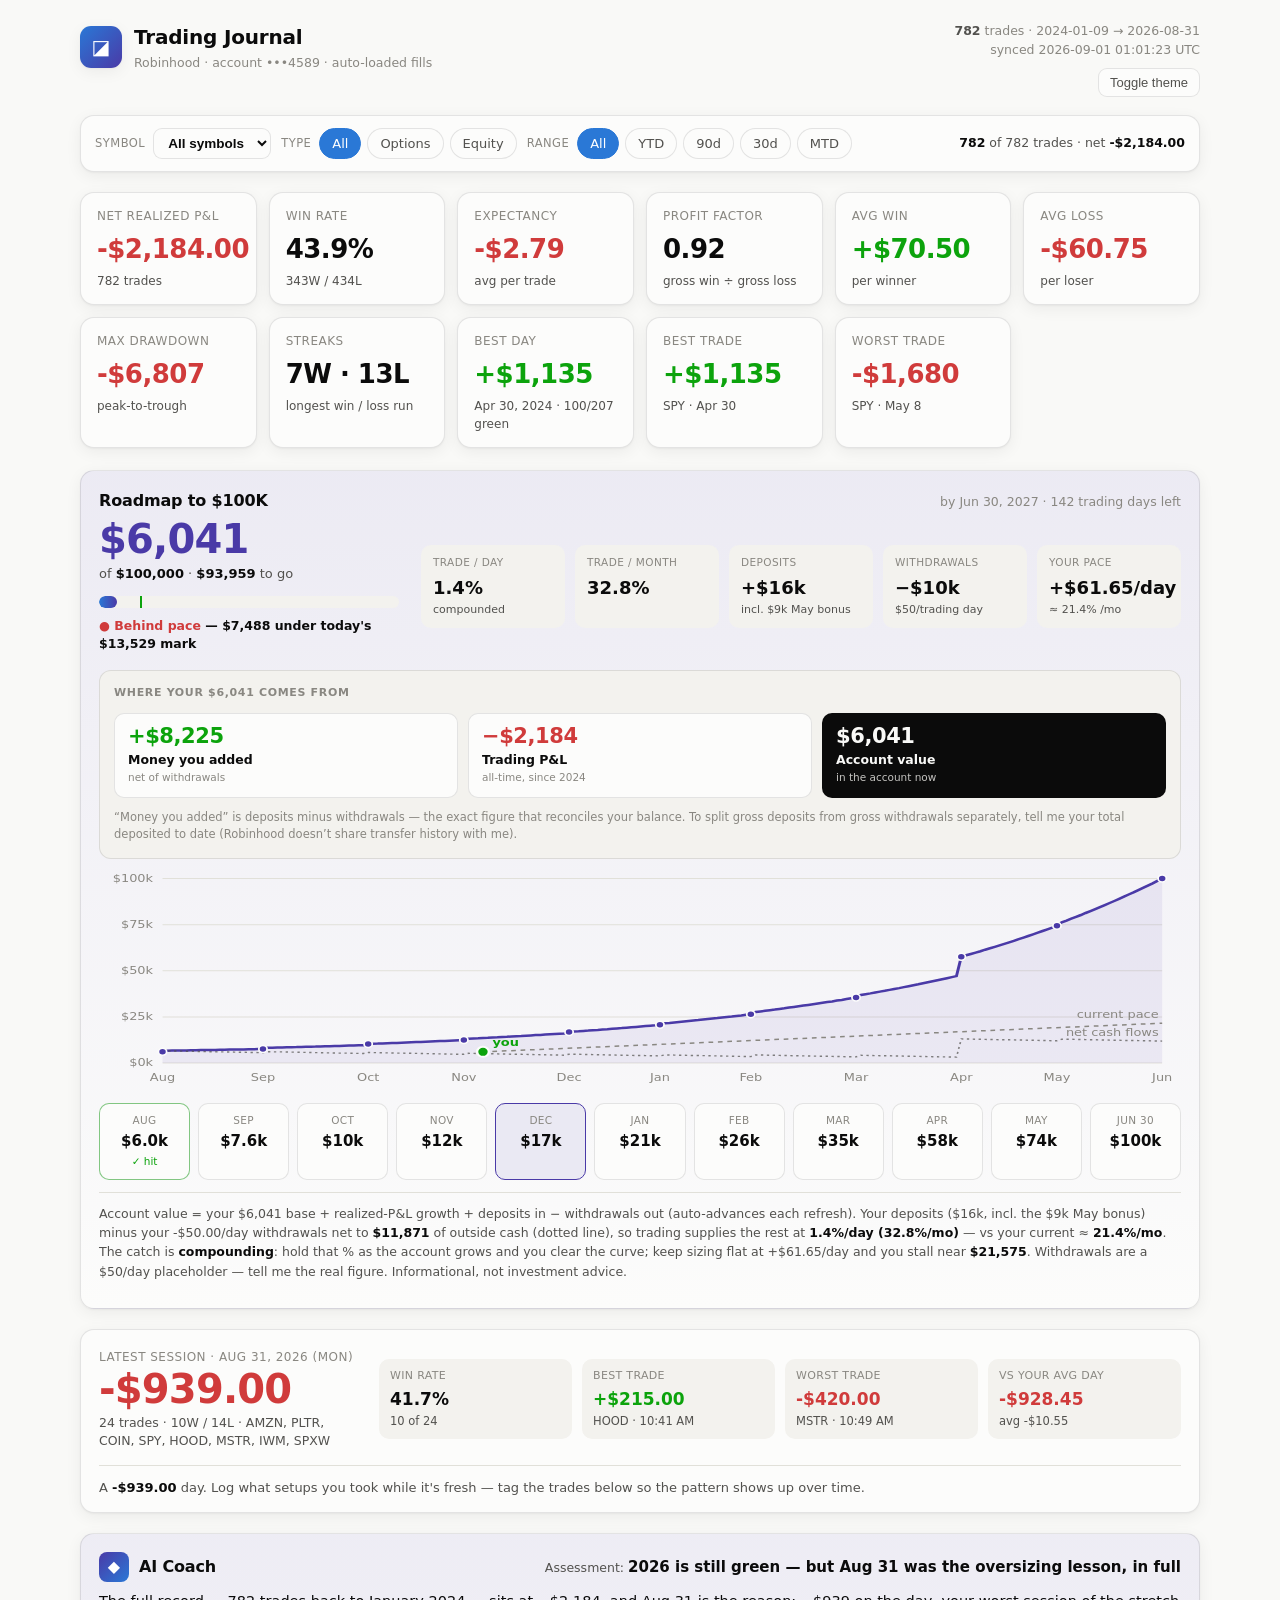
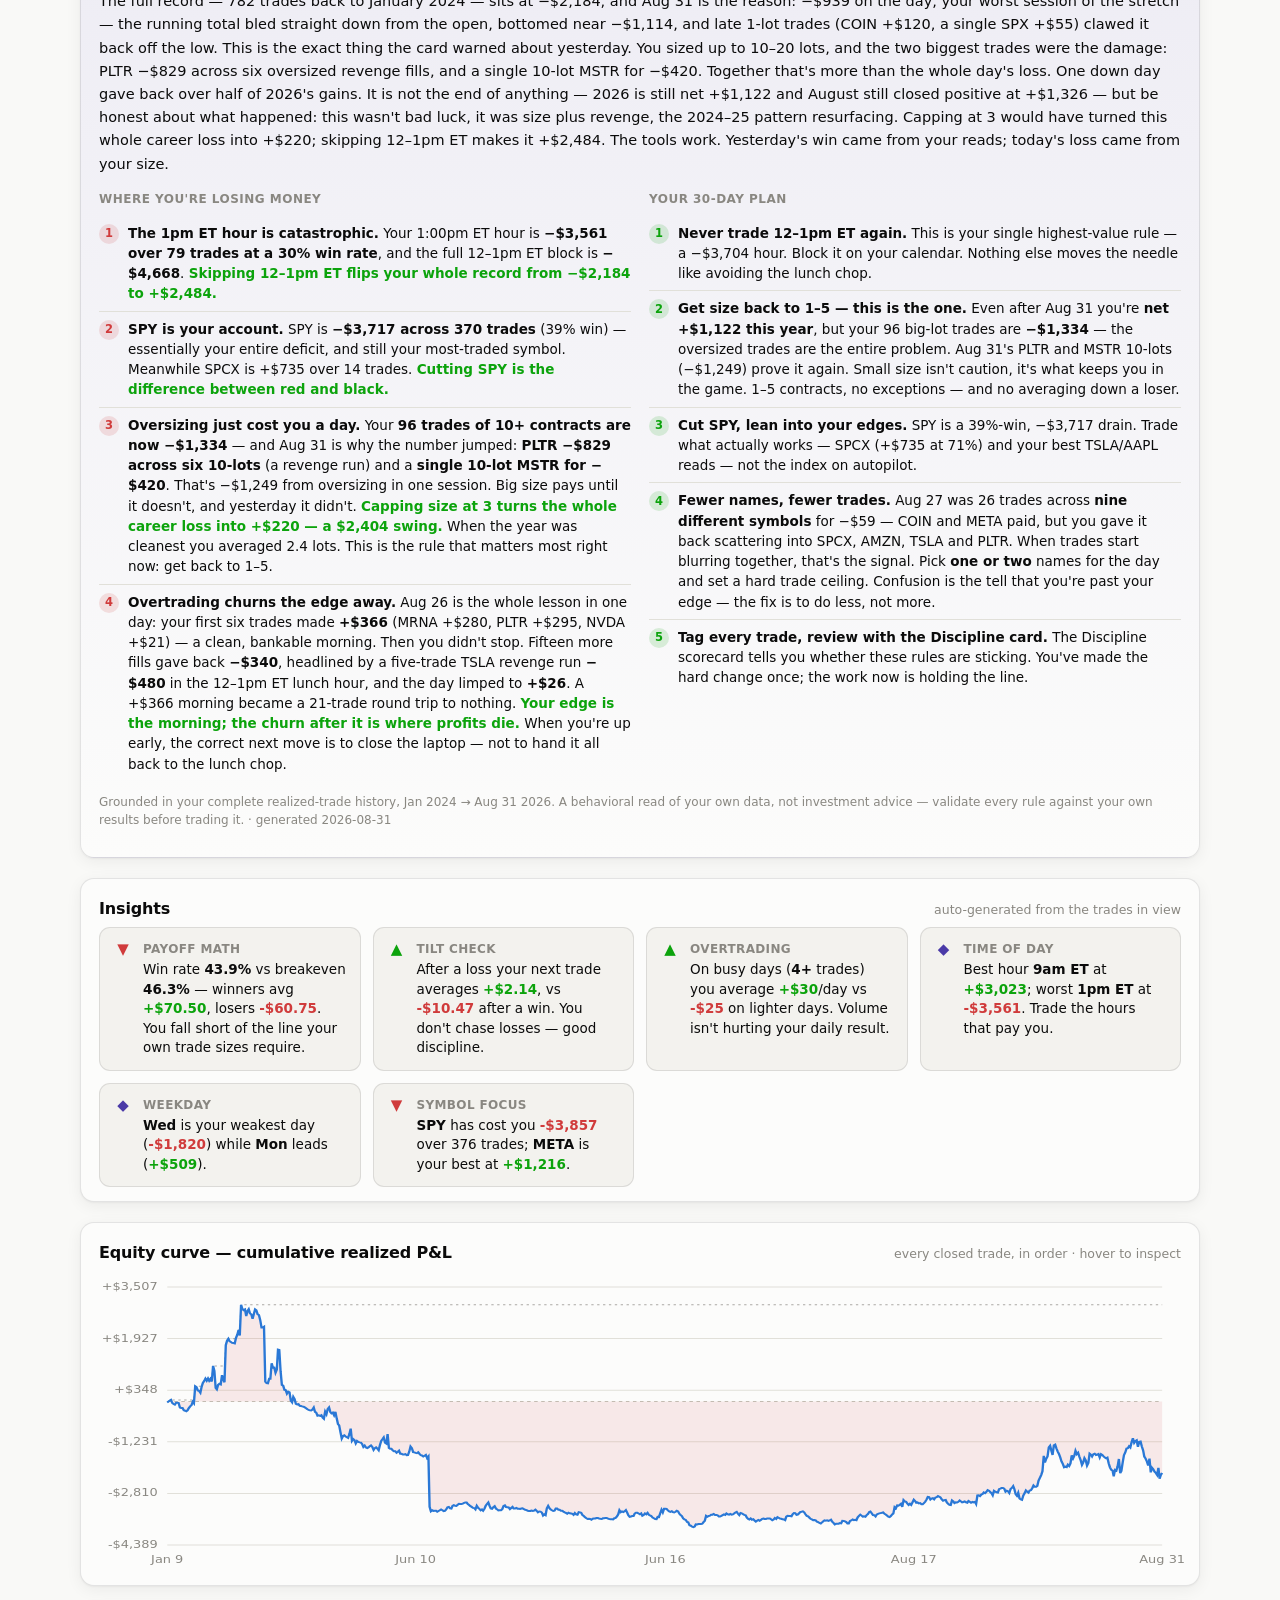
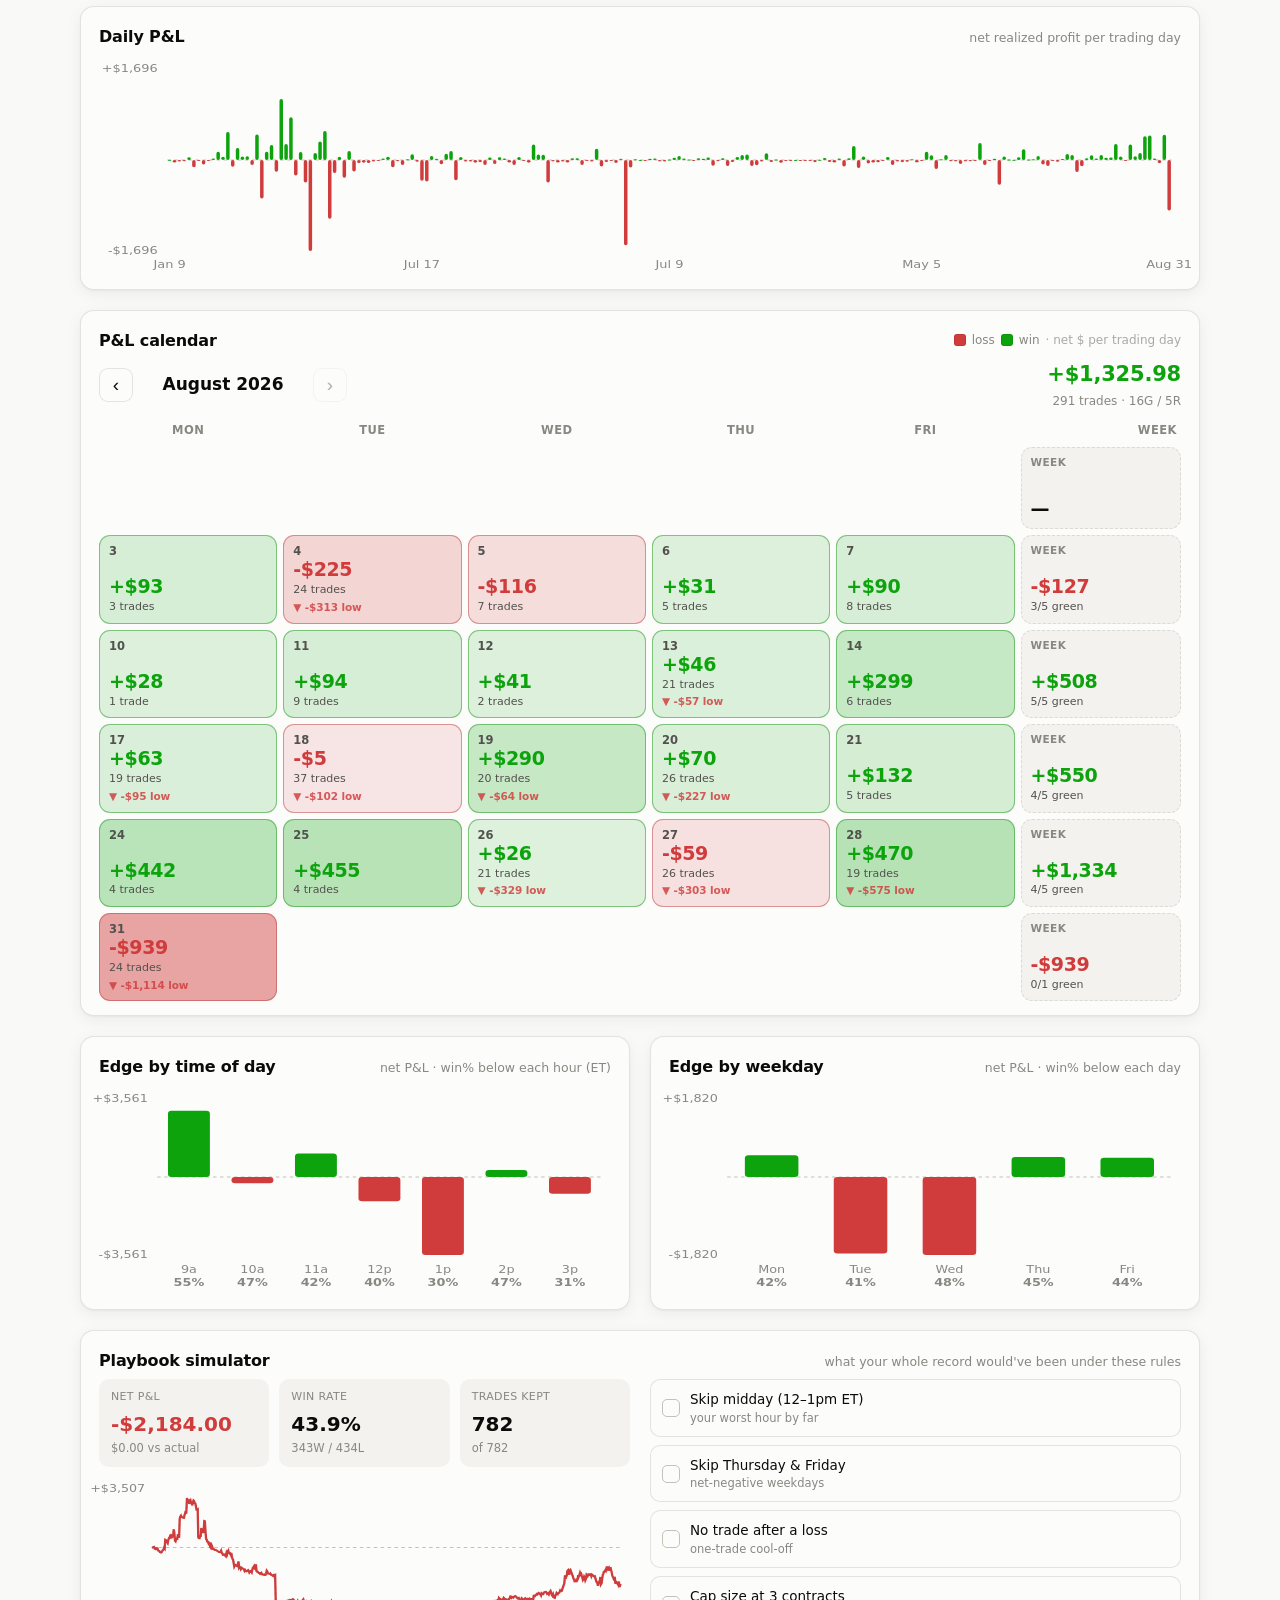
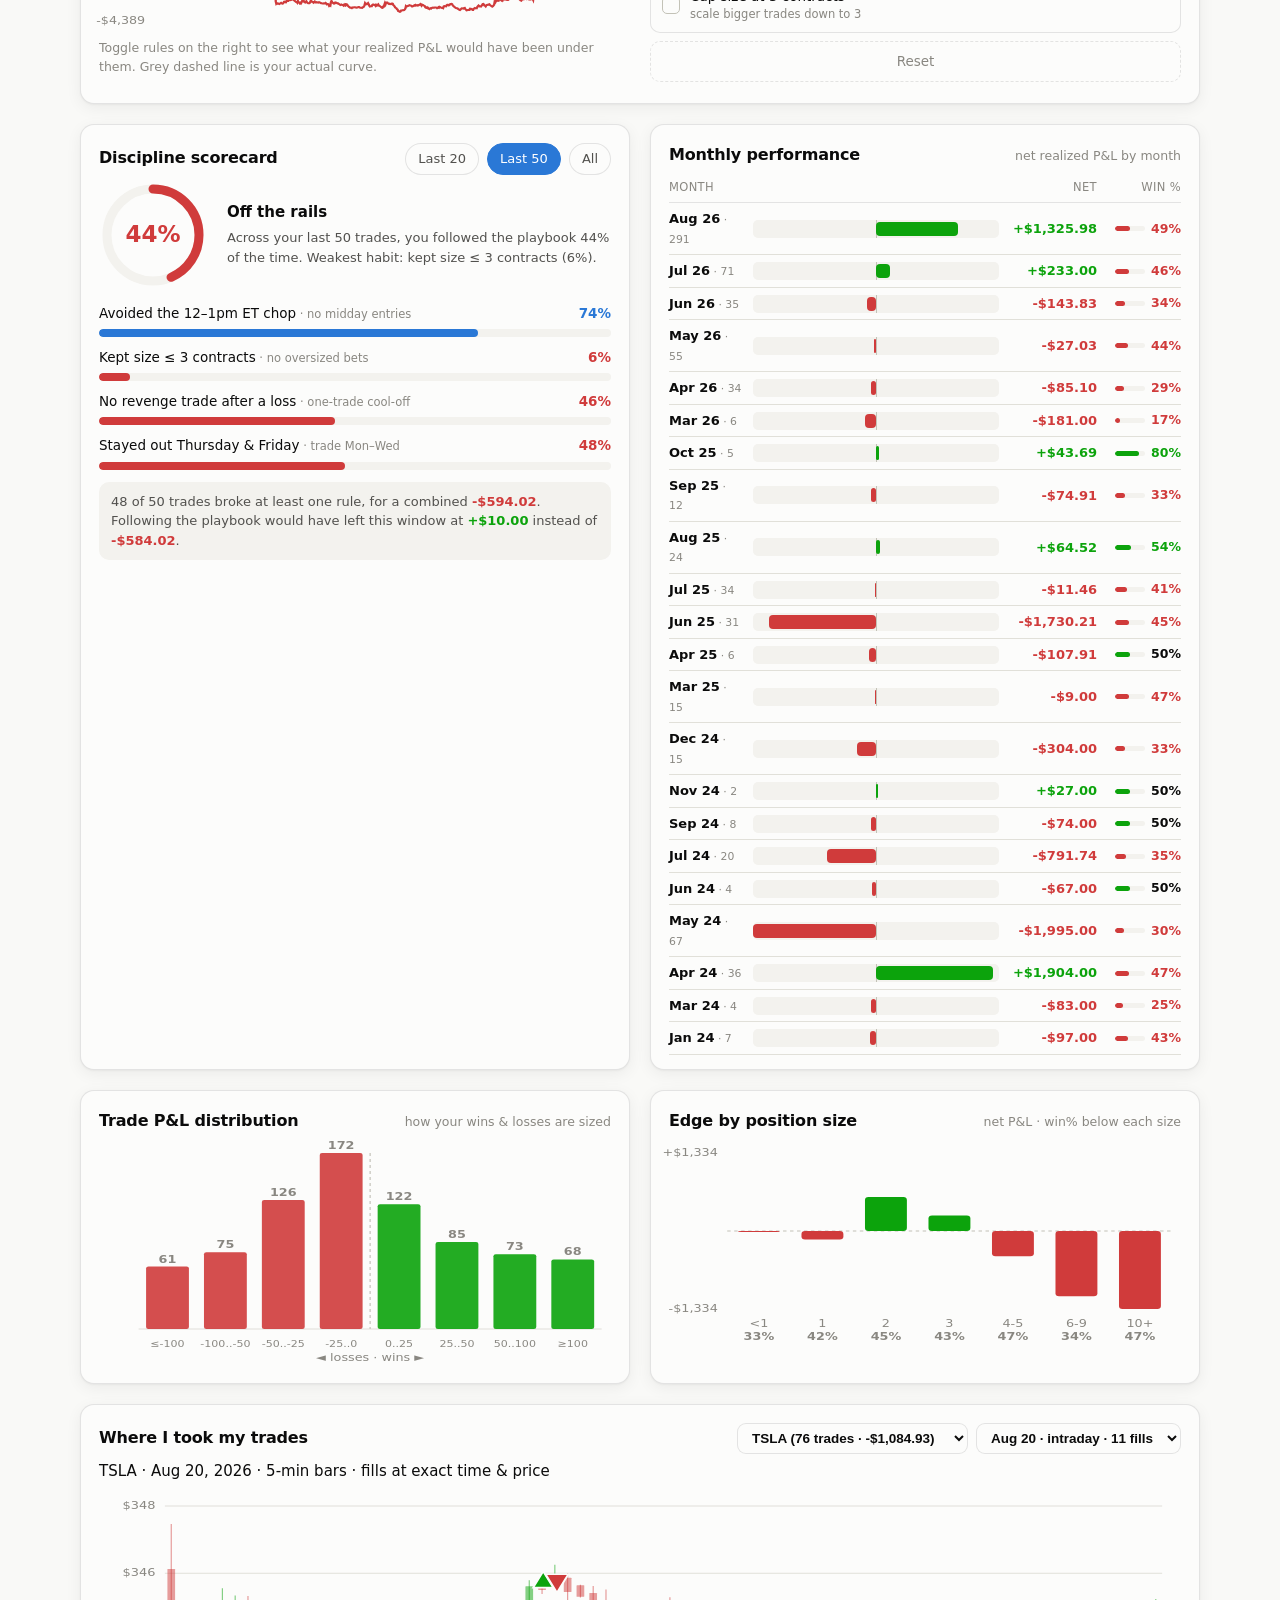
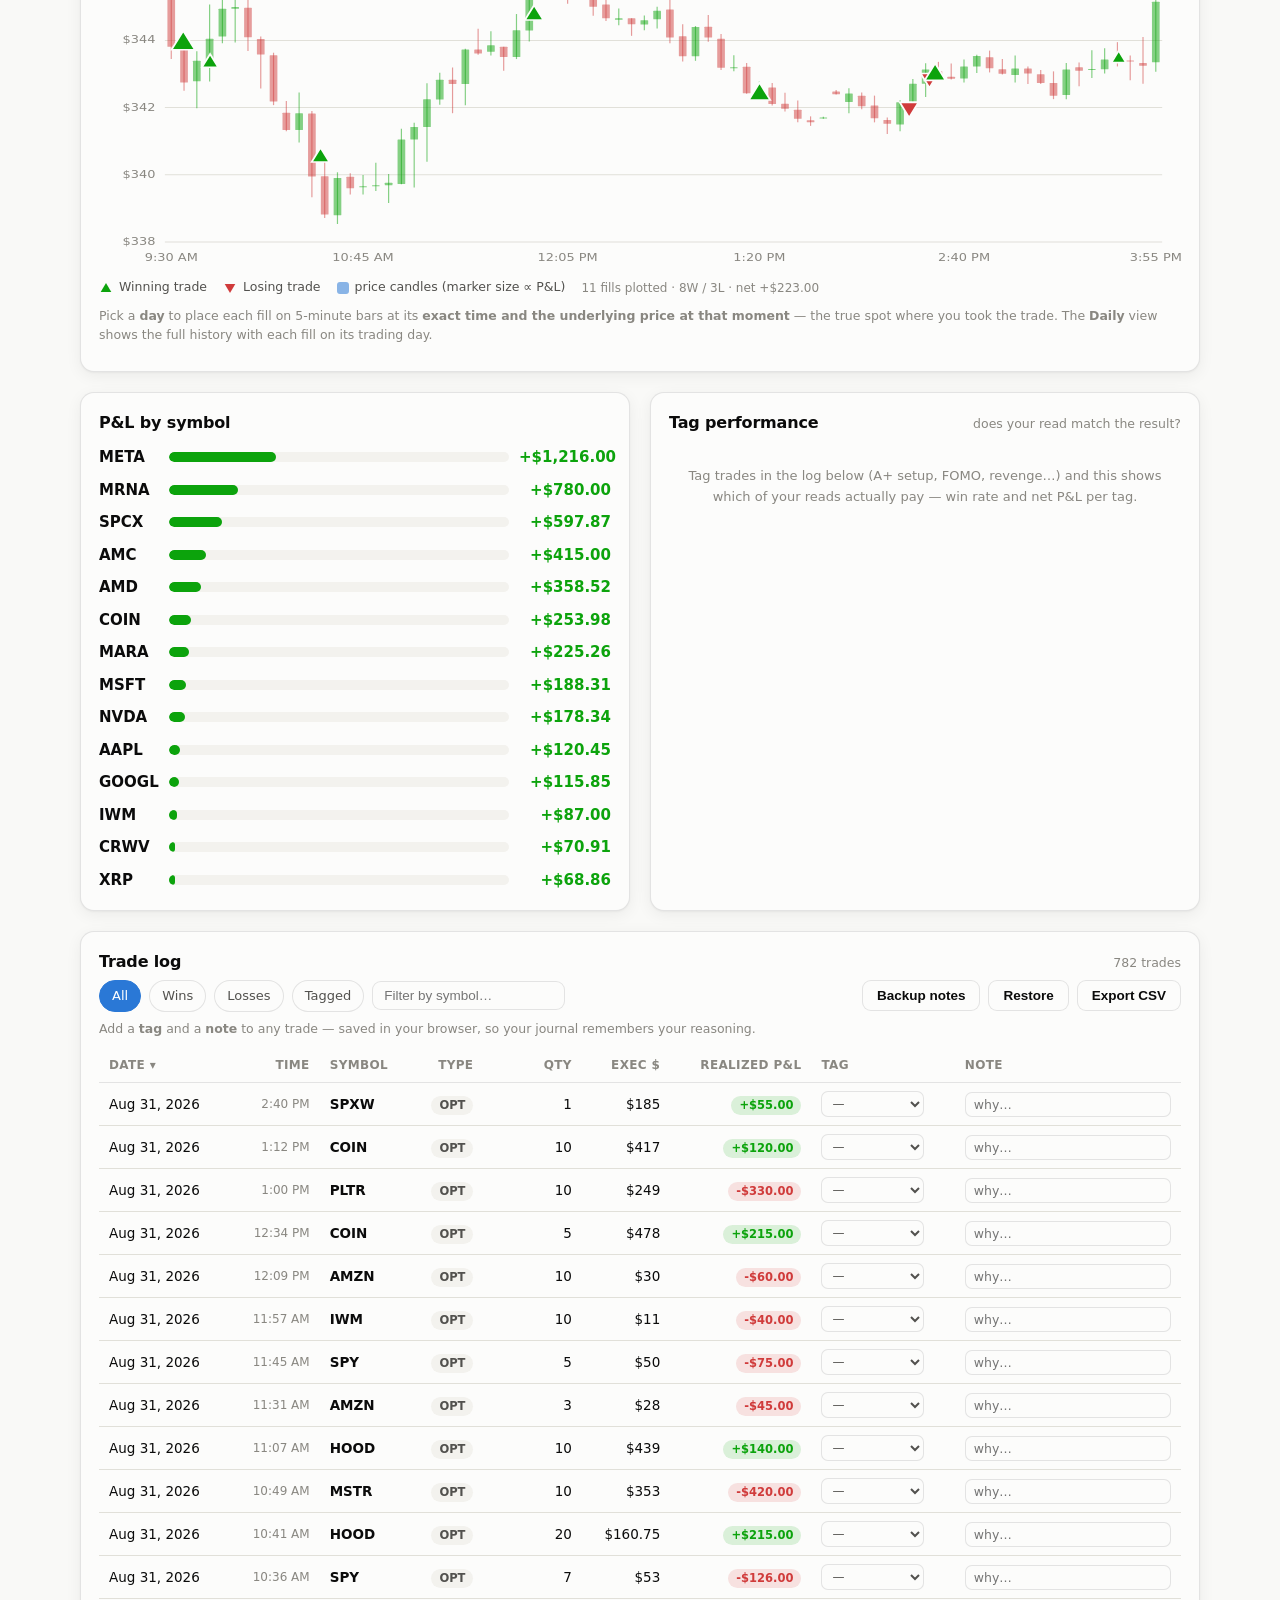
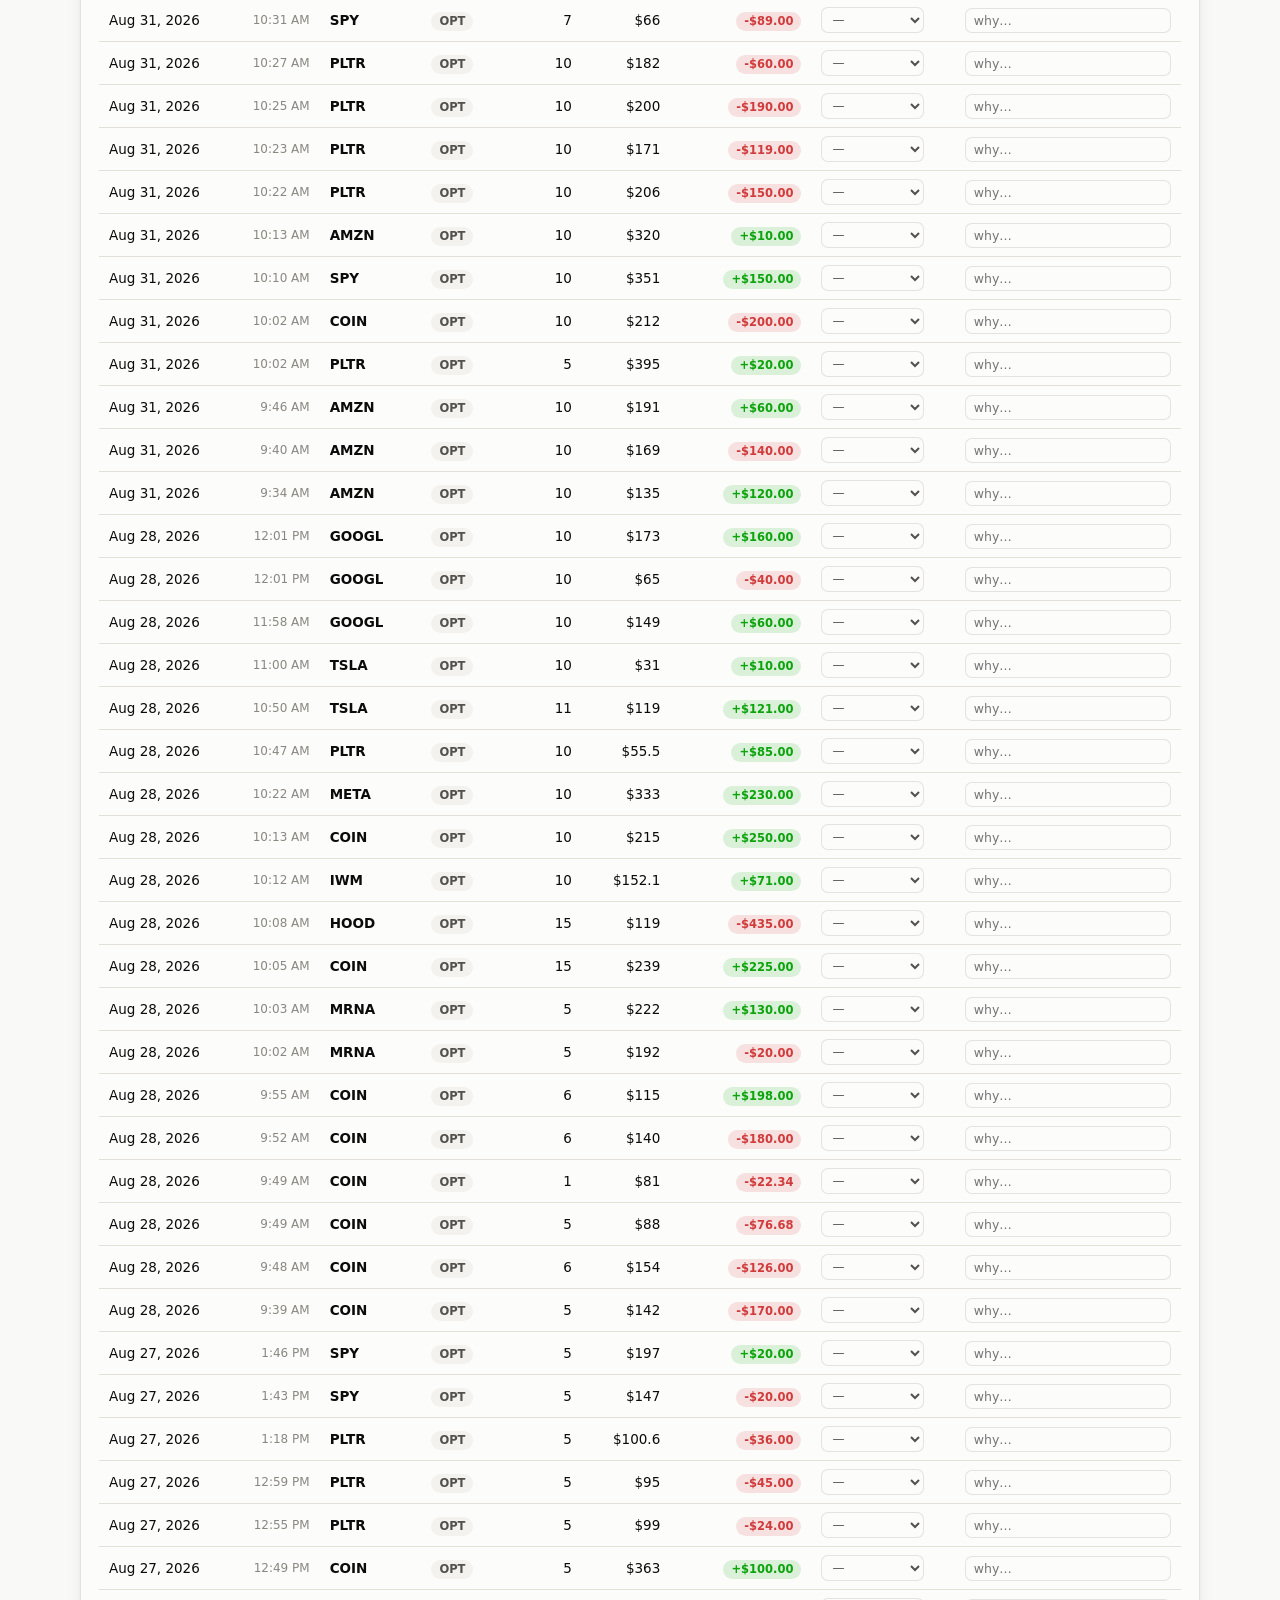
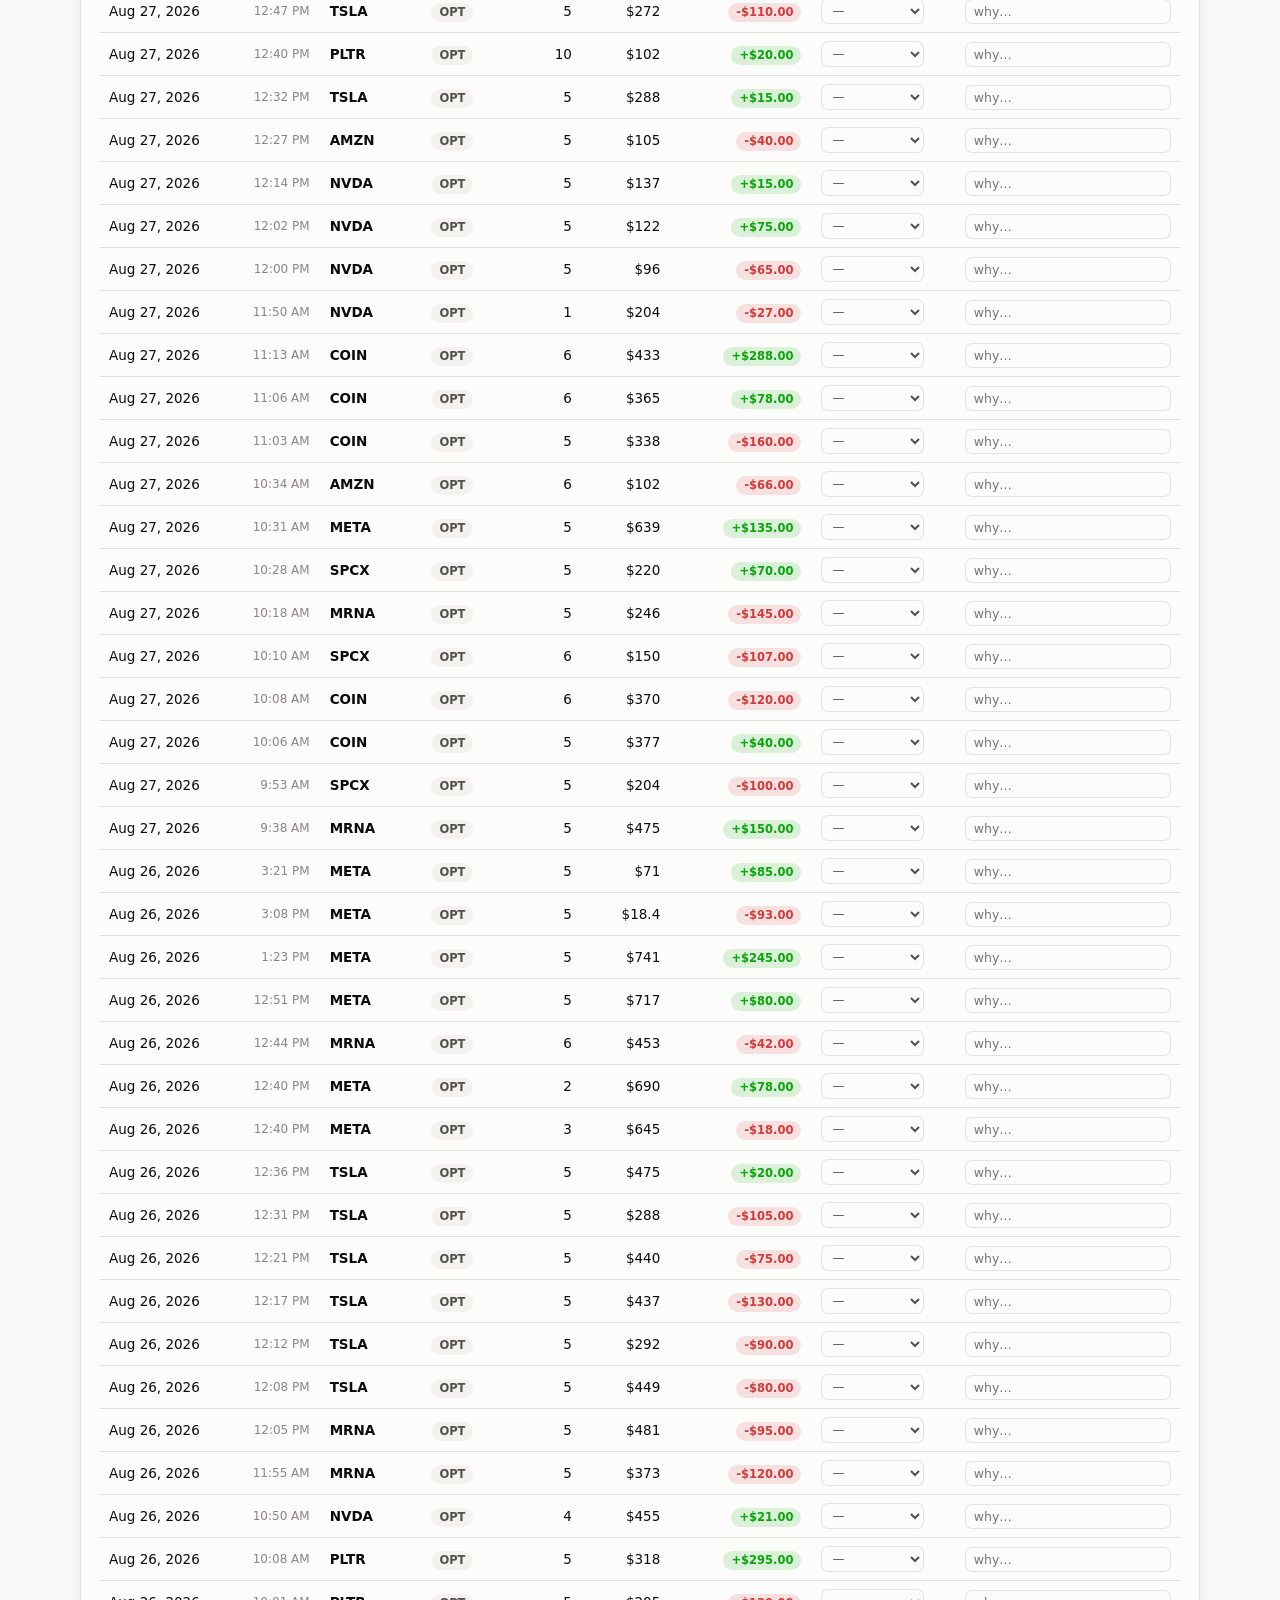
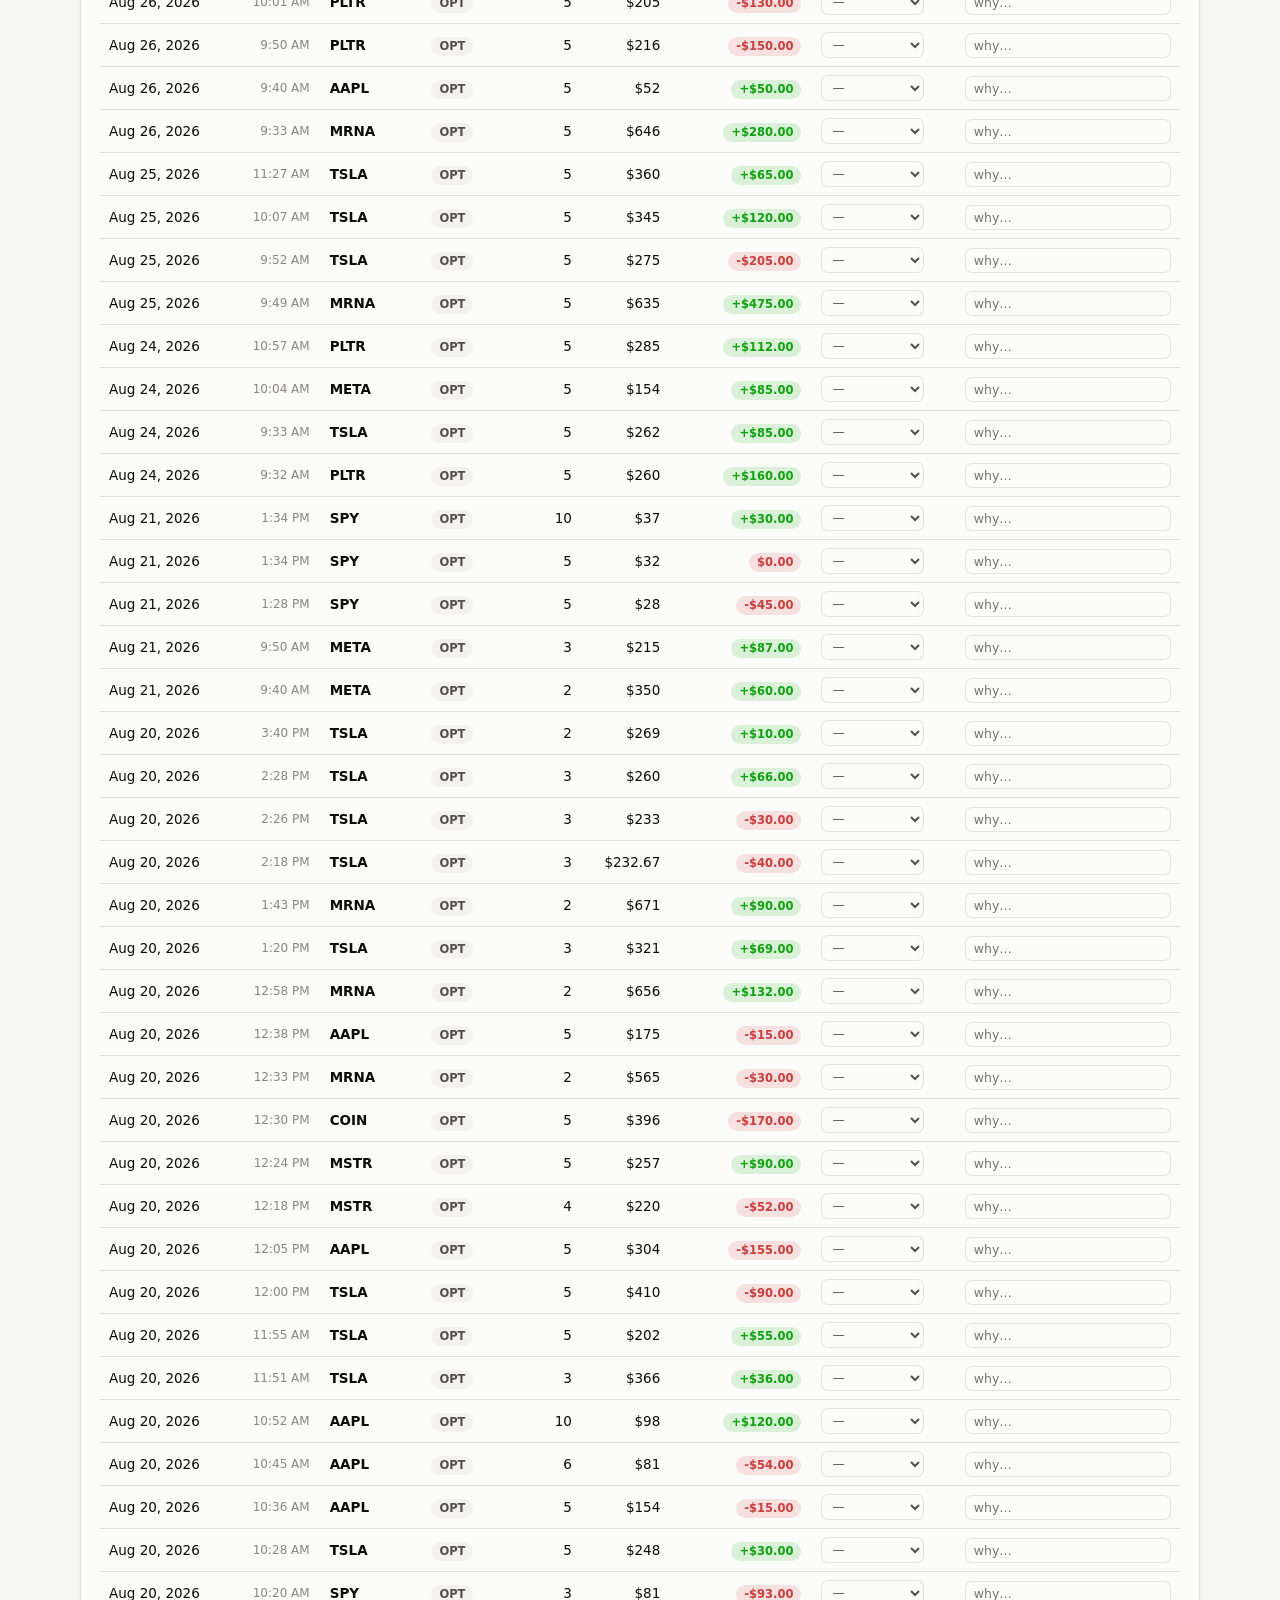
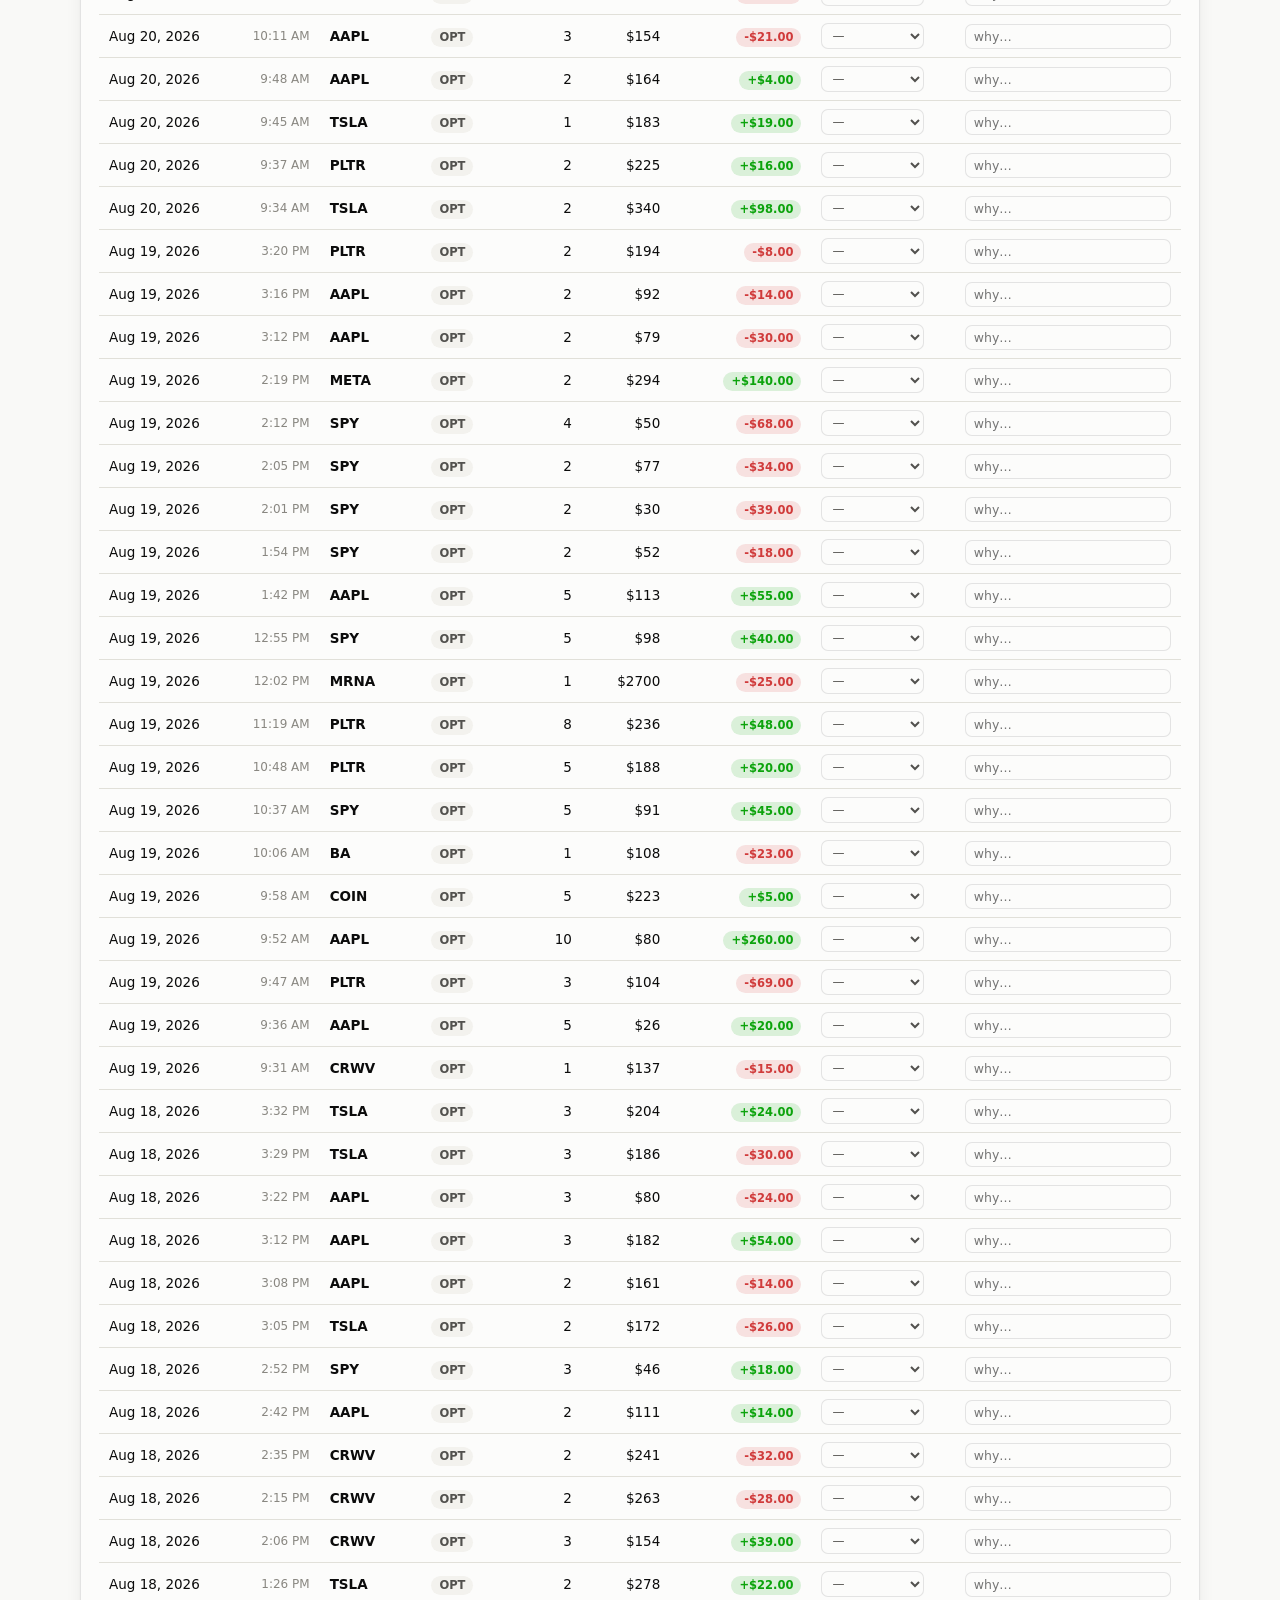
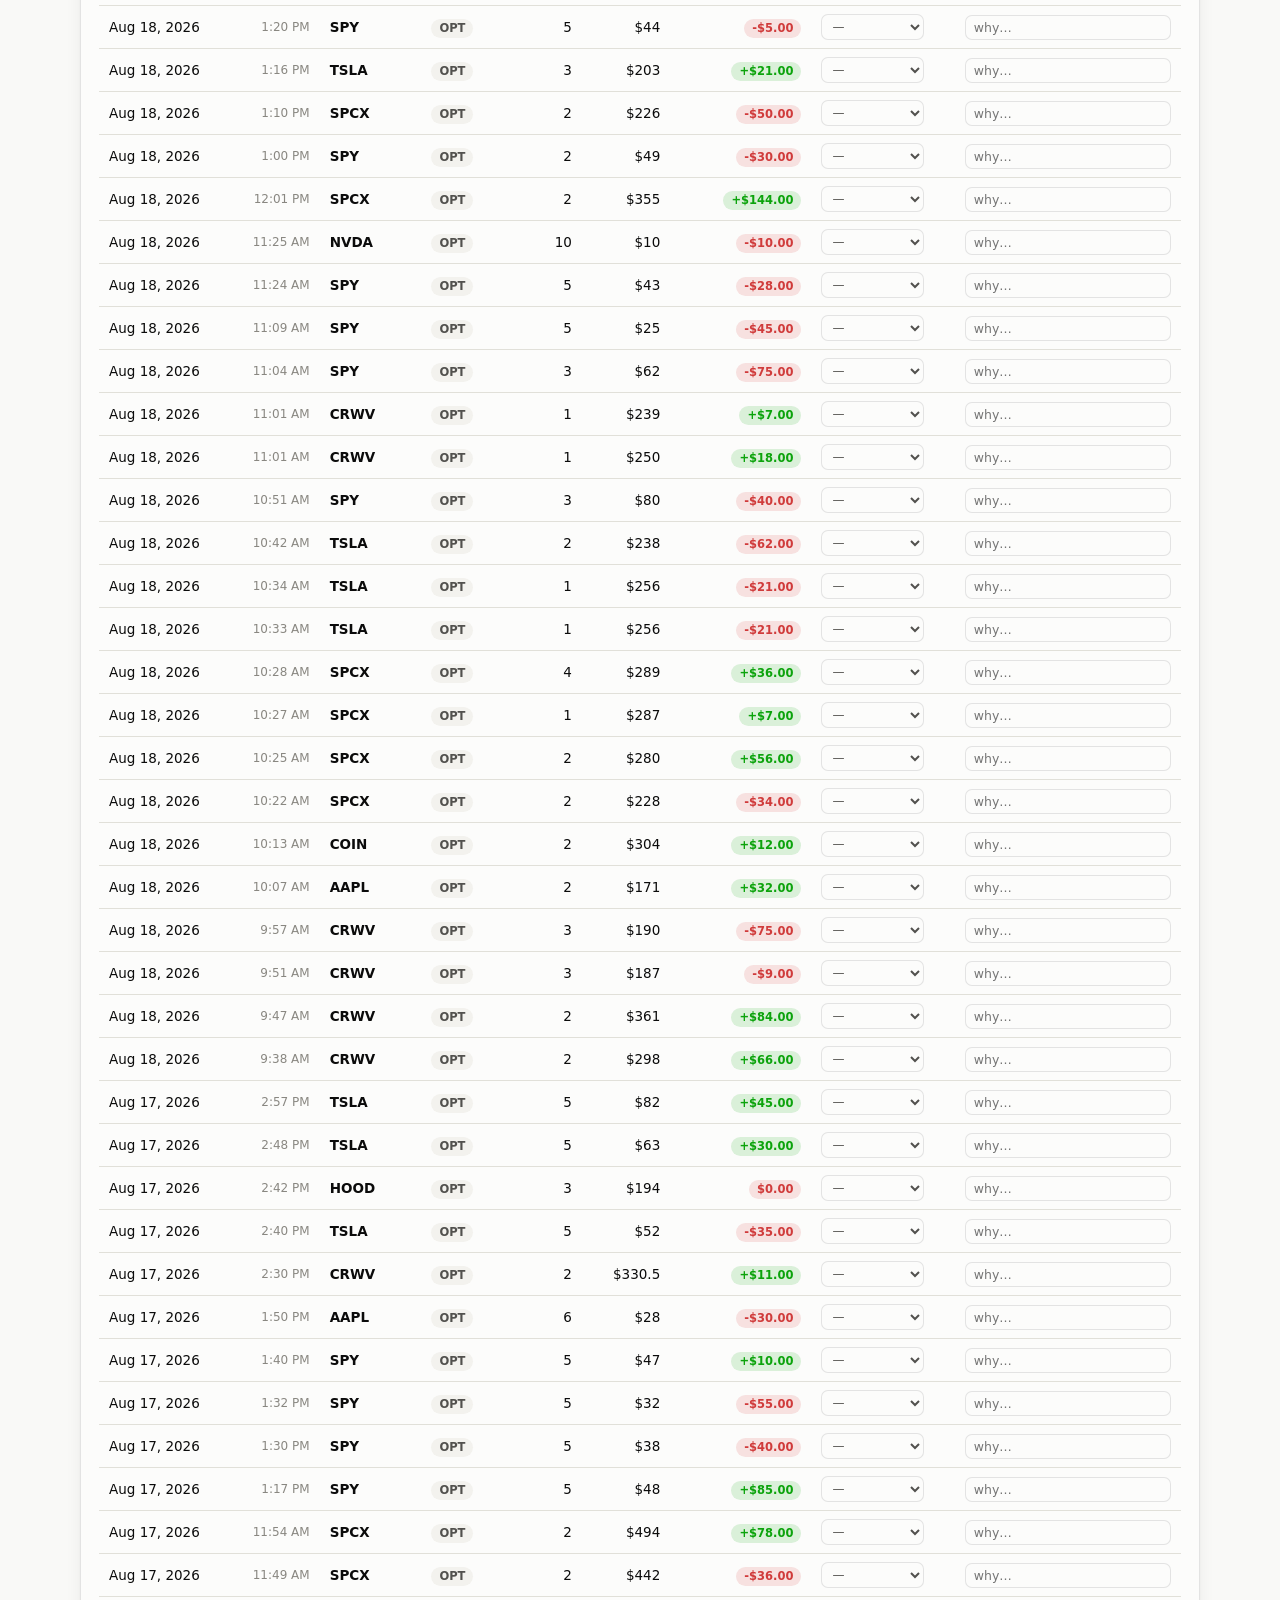
<file: trading-journal/index.html>
<!doctype html>
<html lang="en">
<head>
  <meta charset="utf-8">
  <meta name="viewport" content="width=device-width, initial-scale=1">
  <title>Trading Journal</title>
  <link rel="stylesheet" href="styles.css">
</head>
<body>
  <div class="wrap">
    <header class="top">
      <div class="brand">
        <div class="logo">◪</div>
        <div>
          <h1>Trading Journal</h1>
          <div class="sub">Robinhood · account <span id="hAccount">—</span> · auto-loaded fills</div>
        </div>
      </div>
      <div class="top-meta">
        <div><b id="hTrades">—</b> trades · <span id="hRange">—</span></div>
        <div>synced <span id="hGen">—</span></div>
        <button class="theme-btn" id="themeBtn">Toggle theme</button>
      </div>
    </header>

    <div class="filterbar" id="filterbar">
      <div class="fgroup">
        <span class="flabel">Symbol</span>
        <select class="sel" id="fSymbol"></select>
      </div>
      <div class="fgroup" id="fKind">
        <span class="flabel">Type</span>
        <span class="chip active" data-k="all">All</span>
        <span class="chip" data-k="option">Options</span>
        <span class="chip" data-k="equity">Equity</span>
      </div>
      <div class="fgroup" id="fRange">
        <span class="flabel">Range</span>
        <span class="chip active" data-r="all">All</span>
        <span class="chip" data-r="ytd">YTD</span>
        <span class="chip" data-r="90">90d</span>
        <span class="chip" data-r="30">30d</span>
        <span class="chip" data-r="mtd">MTD</span>
      </div>
      <div class="spacer"></div>
      <div class="count"><b id="fCount">—</b> of <span id="fTotal">—</span> trades · net <b id="fNet" class="mono">—</b></div>
    </div>

    <section class="kpis" id="kpis"></section>

    <section class="card roadmap-card" id="roadmapCard">
      <div class="card-head">
        <h2>Roadmap to $100K</h2>
        <span class="hint" id="rmDeadline"></span>
      </div>
      <div class="rm-top">
        <div class="rm-figs">
          <div class="rm-now" id="rmNow">—</div>
          <div class="rm-of">of <b>$100,000</b> · <span id="rmToGo"></span> to go</div>
          <div class="rm-track" id="rmTrack"><div class="rm-fill" id="rmFill"></div><div class="rm-target-tick" id="rmTick"></div></div>
          <div class="rm-status" id="rmStatus"></div>
        </div>
        <div class="rm-metrics" id="rmMetrics"></div>
      </div>
      <div class="rm-breakdown" id="rmBreakdown"></div>
      <div id="rmChart"></div>
      <div class="rm-checkpoints" id="rmCheckpoints"></div>
      <p class="rm-note" id="rmNote"></p>
    </section>

    <section class="card session-card" id="sessionCard">
      <div class="sess-grid">
        <div class="sess-hero">
          <div class="sess-date" id="sessDate">—</div>
          <div class="sess-net" id="sessNet">—</div>
          <div class="sess-sub" id="sessSub"></div>
        </div>
        <div class="sess-stats" id="sessStats"></div>
      </div>
      <div class="sess-note" id="sessNote"></div>
    </section>

    <section class="coach-card" id="coachCard">
      <div class="coach-head">
        <div class="coach-badge">◆</div>
        <h2>AI Coach</h2>
        <span class="coach-grade">Assessment: <b id="coachGrade">—</b></span>
      </div>
      <div class="coach-verdict" id="coachVerdict"></div>
      <div class="coach-cols">
        <div class="coach-col">
          <h3>Where you're losing money</h3>
          <div id="coachLeaks"></div>
        </div>
        <div class="coach-col">
          <h3>Your 30-day plan</h3>
          <div id="coachPlan"></div>
        </div>
      </div>
      <p class="coach-note" id="coachNote"></p>
    </section>

    <section class="card" id="insightsCard">
      <div class="card-head">
        <h2>Insights</h2>
        <span class="hint">auto-generated from the trades in view</span>
      </div>
      <div class="insights" id="insights"></div>
    </section>

    <section class="card">
      <div class="card-head">
        <h2>Equity curve — cumulative realized P&amp;L</h2>
        <span class="hint">every closed trade, in order · hover to inspect</span>
      </div>
      <div id="equity"></div>
    </section>

    <section class="card">
      <div class="card-head">
        <h2>Daily P&amp;L</h2>
        <span class="hint">net realized profit per trading day</span>
      </div>
      <div id="daily"></div>
    </section>

    <section class="card">
      <div class="card-head">
        <h2>P&amp;L calendar</h2>
        <div class="cal-legend">
          <span class="box" style="background:var(--loss)"></span>
          <span>loss</span>
          <span class="box" style="background:var(--win)"></span>
          <span>win</span>
          <span style="opacity:.7">· net $ per trading day</span>
        </div>
      </div>
      <div id="calendar"></div>
    </section>

    <div class="grid-2">
      <section class="card">
        <div class="card-head">
          <h2>Edge by time of day</h2>
          <span class="hint">net P&amp;L · win% below each hour (ET)</span>
        </div>
        <div id="timeofday"></div>
      </section>
      <section class="card">
        <div class="card-head">
          <h2>Edge by weekday</h2>
          <span class="hint">net P&amp;L · win% below each day</span>
        </div>
        <div id="dayofweek"></div>
      </section>
    </div>

    <section class="card">
      <div class="card-head">
        <h2>Playbook simulator</h2>
        <span class="hint">what your whole record would've been under these rules</span>
      </div>
      <div class="grid-2" style="align-items:start">
        <div>
          <div class="sim-result" id="simResult"></div>
          <div id="simEquity"></div>
          <p class="note" id="simNote" style="margin-top:10px"></p>
        </div>
        <div class="sim-toggles" id="simToggles"></div>
      </div>
    </section>

    <div class="grid-2">
      <section class="card">
        <div class="card-head">
          <h2>Discipline scorecard</h2>
          <div class="controls" id="discWindow">
            <span class="chip" data-w="20">Last 20</span>
            <span class="chip active" data-w="50">Last 50</span>
            <span class="chip" data-w="0">All</span>
          </div>
        </div>
        <div class="disc-top">
          <svg class="disc-ring" id="discRing" viewBox="0 0 108 108"></svg>
          <div class="disc-lede">
            <div class="grade" id="discGrade">—</div>
            <p id="discLede"></p>
          </div>
        </div>
        <div class="disc-rules" id="discRules"></div>
        <div class="disc-cost" id="discCost"></div>
      </section>
      <section class="card">
        <div class="card-head">
          <h2>Monthly performance</h2>
          <span class="hint">net realized P&amp;L by month</span>
        </div>
        <div id="monthly"></div>
      </section>
    </div>

    <div class="grid-2">
      <section class="card">
        <div class="card-head">
          <h2>Trade P&amp;L distribution</h2>
          <span class="hint">how your wins &amp; losses are sized</span>
        </div>
        <div id="distribution"></div>
      </section>
      <section class="card">
        <div class="card-head">
          <h2>Edge by position size</h2>
          <span class="hint">net P&amp;L · win% below each size</span>
        </div>
        <div id="sizing"></div>
      </section>
    </div>

    <section class="card">
      <div class="card-head">
        <h2>Where I took my trades</h2>
        <div class="controls">
          <select class="sel" id="symSel"></select>
          <select class="sel" id="daySel"></select>
        </div>
      </div>
      <div class="hint" id="symTitle" style="margin-bottom:8px"></div>
      <div id="symChart"></div>
      <div class="legend">
        <span class="k"><svg width="14" height="14"><polygon points="7,2 1.7,11 12.3,11" fill="var(--win)"/></svg> Winning trade</span>
        <span class="k"><svg width="14" height="14"><polygon points="7,12 1.7,3 12.3,3" fill="var(--loss)"/></svg> Losing trade</span>
        <span class="k"><span class="swatch" style="background:var(--series-1);opacity:.55"></span> price candles (marker size ∝ P&amp;L)</span>
        <span class="k tag" id="symMeta"></span>
      </div>
      <p class="note" style="margin-top:10px">Pick a <b>day</b> to place each fill on 5-minute bars at its <b>exact time and the underlying price at that moment</b> — the true spot where you took the trade. The <b>Daily</b> view shows the full history with each fill on its trading day.</p>
    </section>

    <div class="grid-2">
      <section class="card">
        <div class="card-head"><h2>P&amp;L by symbol</h2></div>
        <div id="breakdown"></div>
      </section>
      <section class="card">
        <div class="card-head">
          <h2>Tag performance</h2>
          <span class="hint">does your read match the result?</span>
        </div>
        <div id="tagperf"></div>
      </section>
    </div>

    <section class="card">
      <div class="card-head">
        <h2>Trade log</h2>
        <span class="hint" id="logCount"></span>
      </div>
      <div class="table-tools">
        <div class="controls" id="logFilter">
          <span class="chip active" data-f="all">All</span>
          <span class="chip" data-f="win">Wins</span>
          <span class="chip" data-f="loss">Losses</span>
          <span class="chip" data-f="tagged">Tagged</span>
        </div>
        <input class="search" id="logSearch" placeholder="Filter by symbol…" />
        <div class="spacer" style="flex:1"></div>
        <button class="btn" id="backupBtn">Backup notes</button>
        <button class="btn" id="restoreBtn">Restore</button>
        <button class="btn" id="exportBtn">Export CSV</button>
      </div>
      <p class="note" style="margin:-2px 0 10px">Add a <b>tag</b> and a <b>note</b> to any trade — saved in your browser, so your journal remembers your reasoning.</p>
      <div class="tbl-scroll">
        <table id="logTable">
          <thead>
            <tr>
              <th class="sym" data-k="t">Date ▾</th>
              <th data-k="t">Time</th>
              <th class="sym" data-k="symbol">Symbol</th>
              <th data-k="kind">Type</th>
              <th data-k="qty">Qty</th>
              <th data-k="price">Exec $</th>
              <th data-k="pnl">Realized P&amp;L</th>
              <th class="sym">Tag</th>
              <th class="sym">Note</th>
            </tr>
          </thead>
          <tbody id="logBody"></tbody>
        </table>
      </div>
    </section>

    <div class="footer">
      Data pulled live from Robinhood · figures are informational, not tax or investment advice.<br>
      Built as a personal trading journal · <span id="hRange2"></span>
    </div>
  </div>

  <script src="data.js"></script>
  <script src="coach.js"></script>
  <script src="app.js"></script>
</body>
</html>
</file>
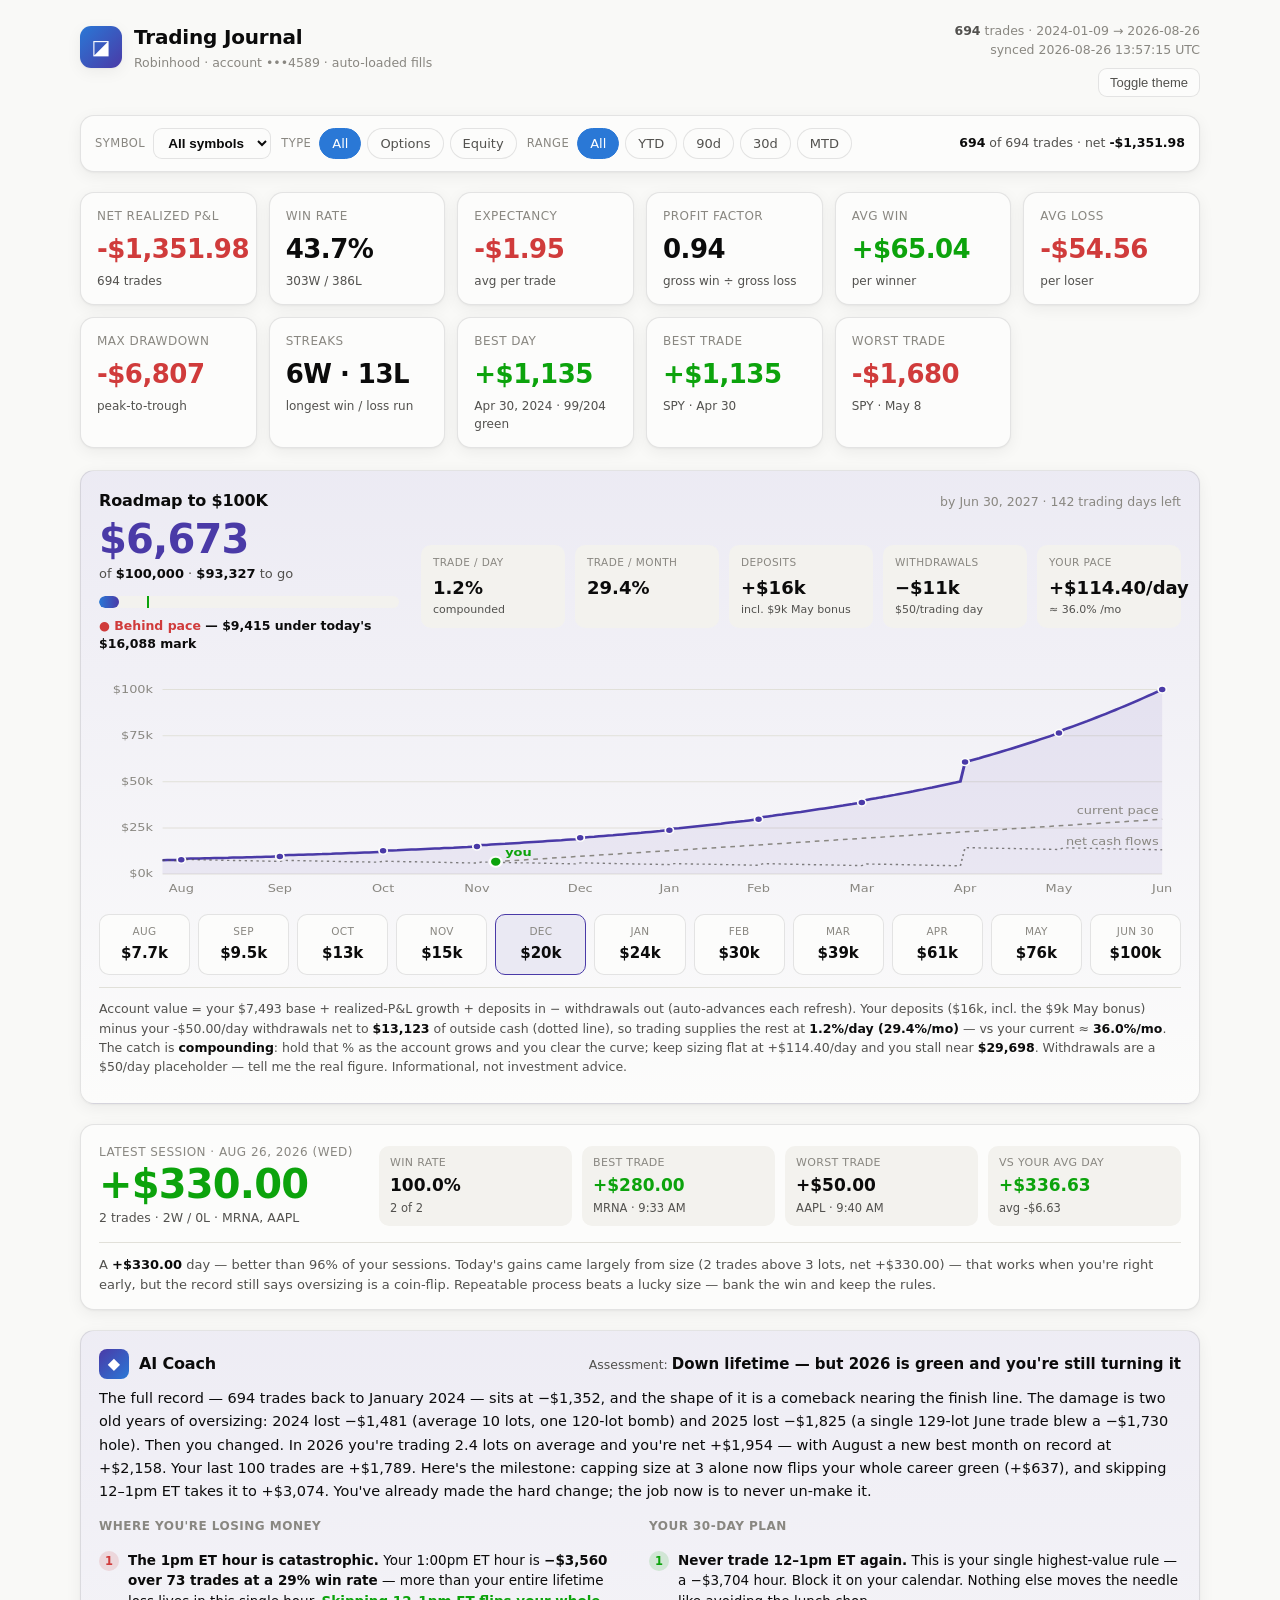
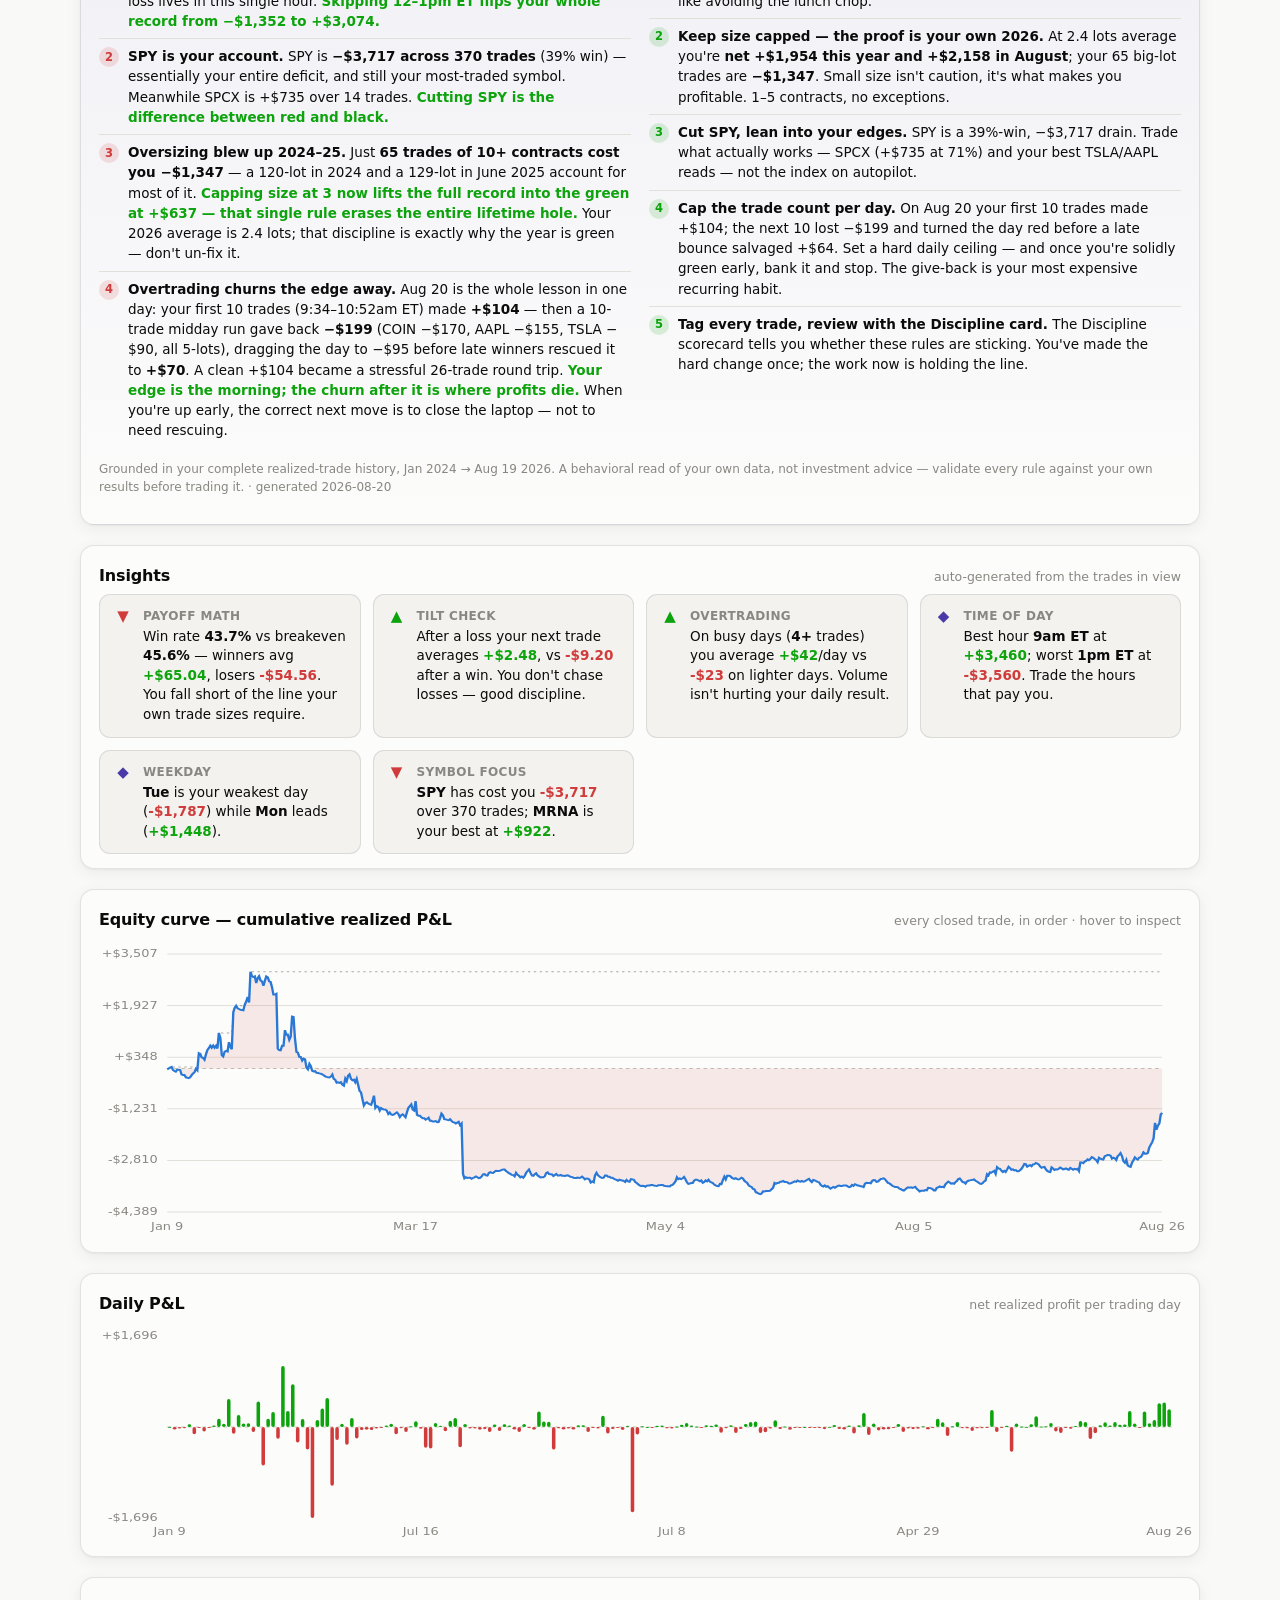
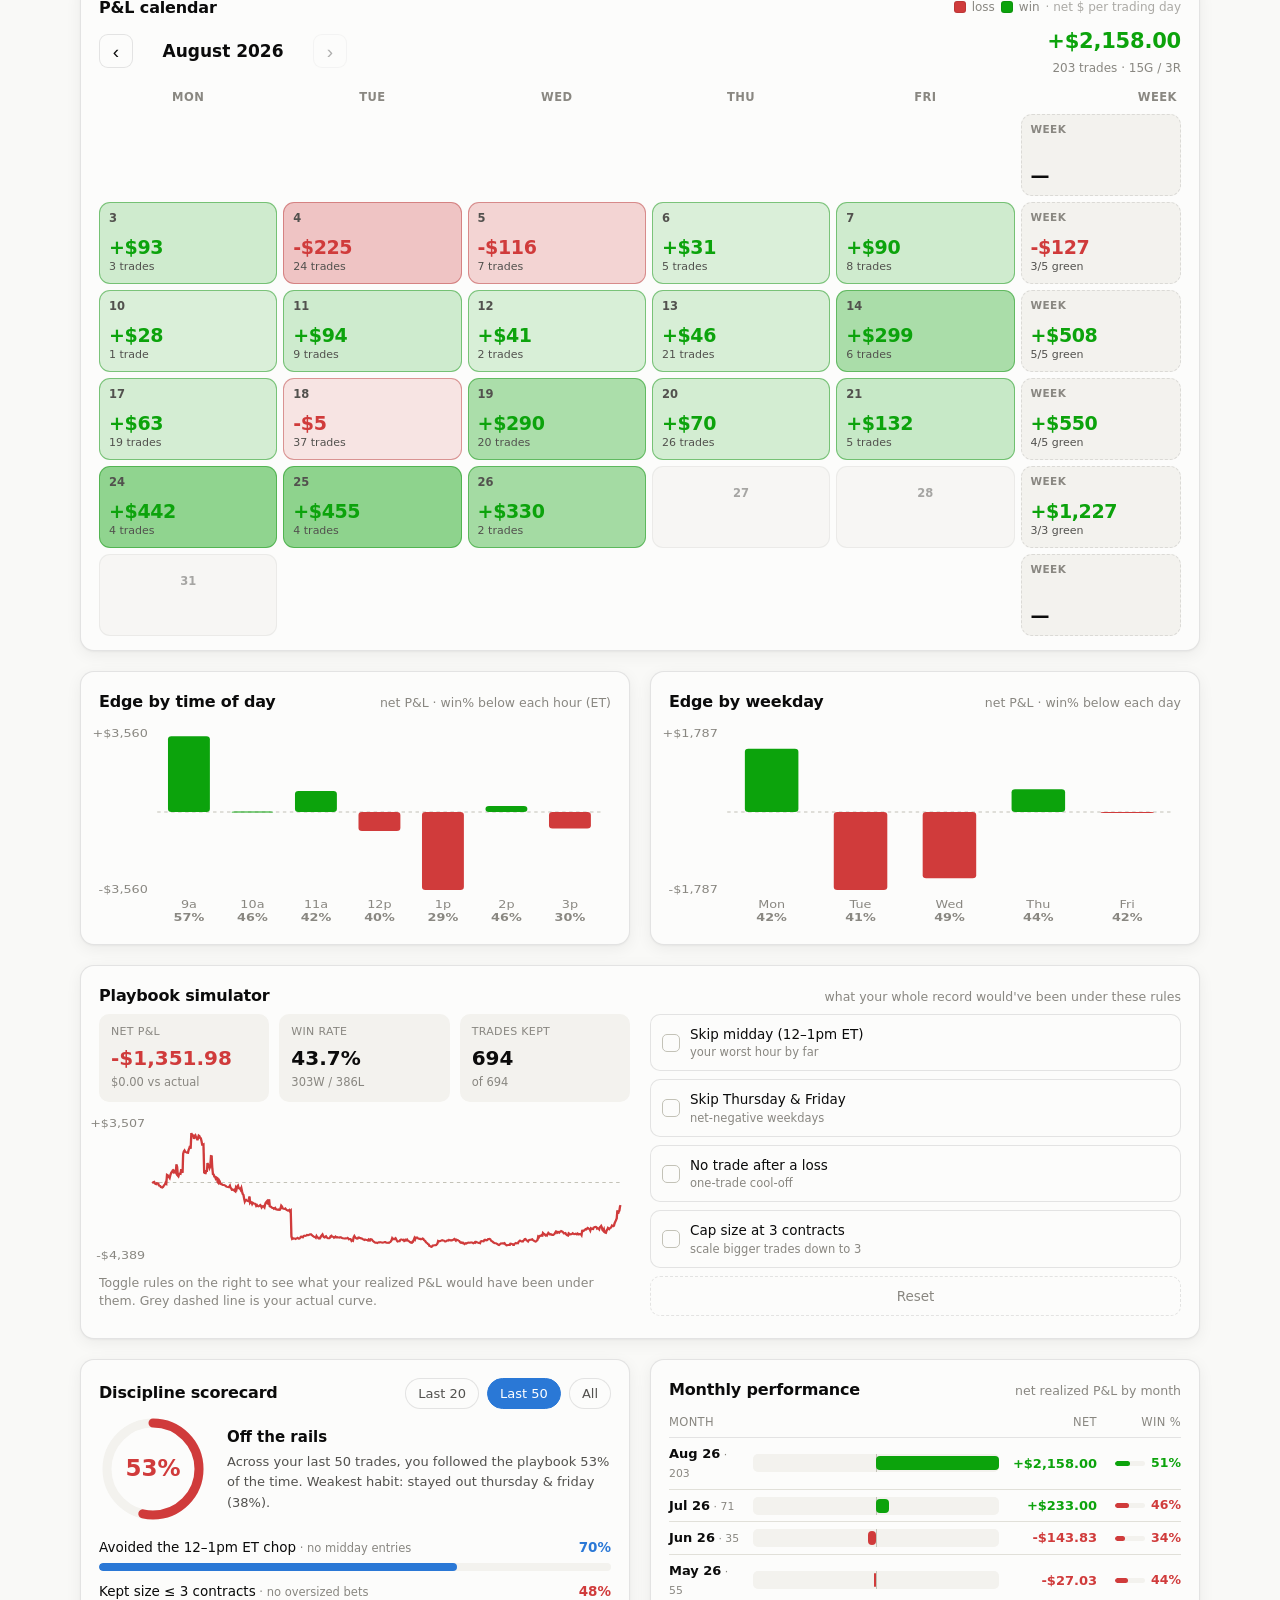
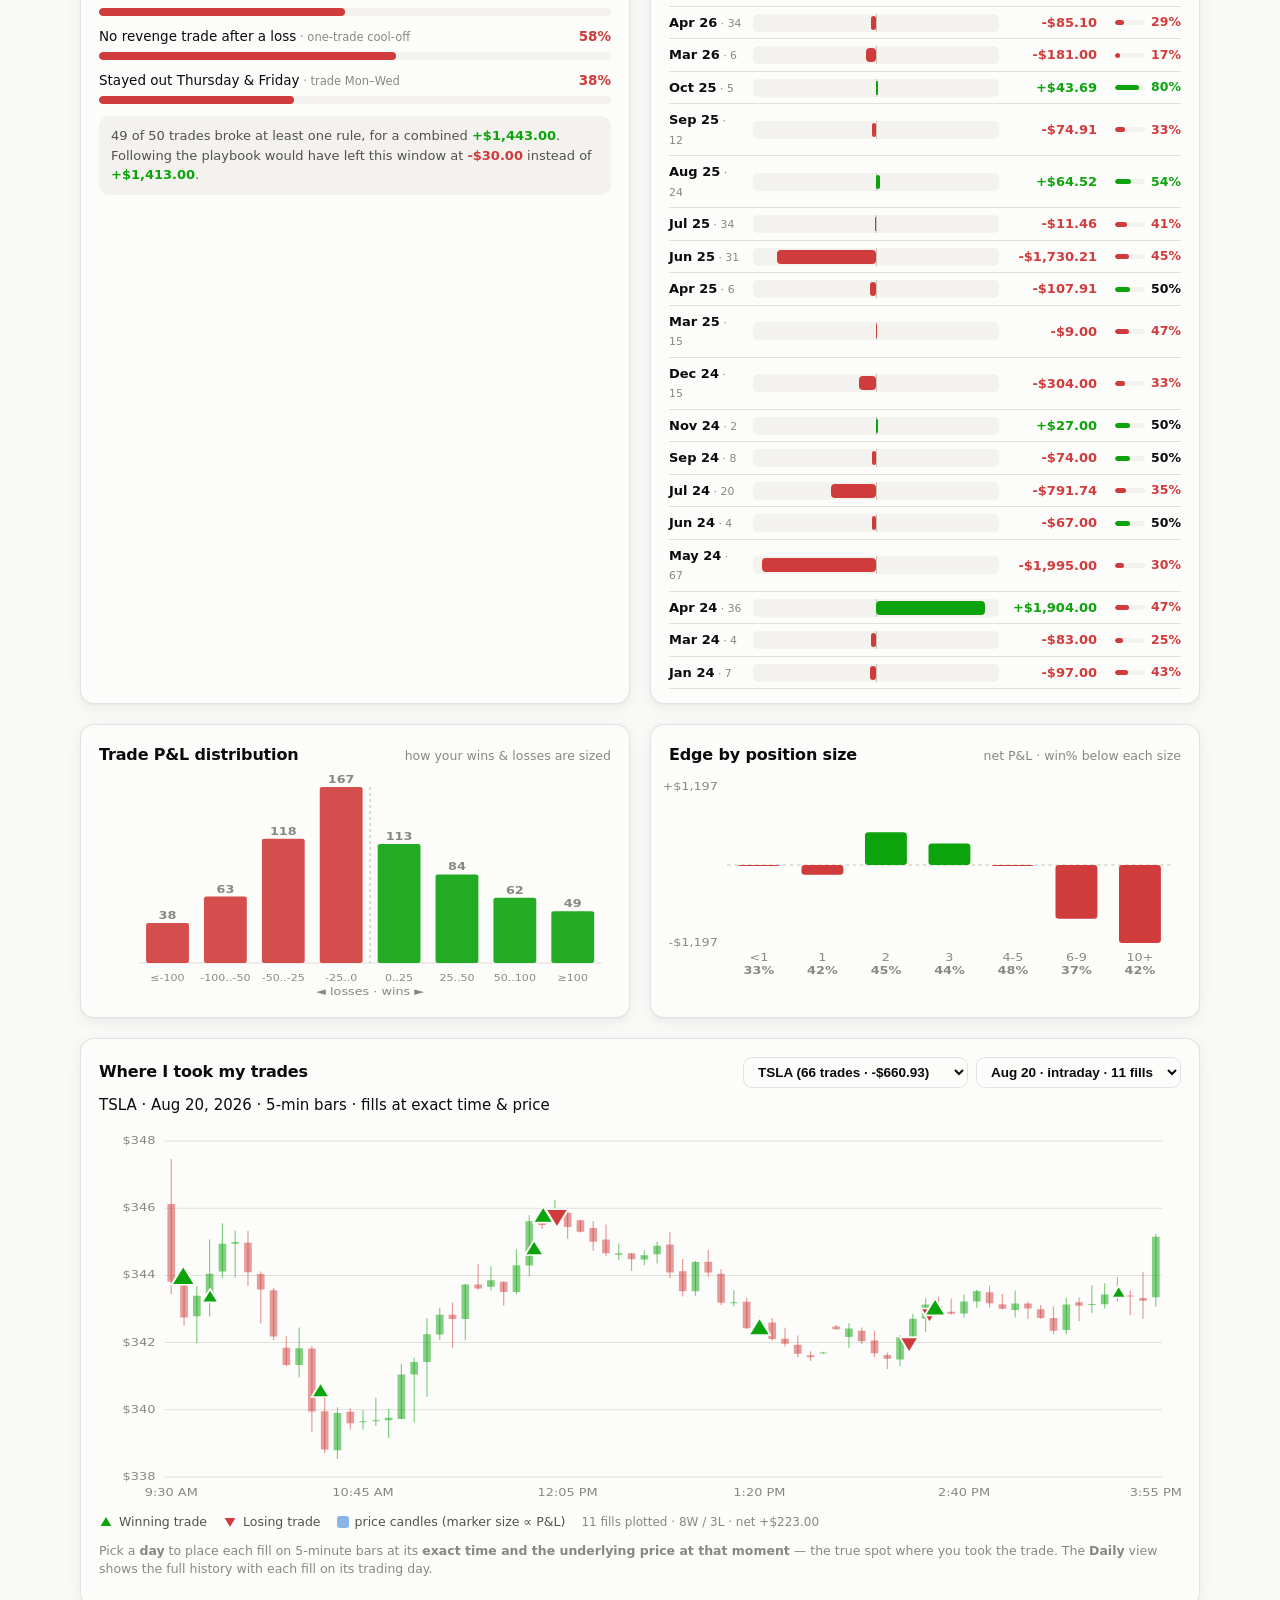
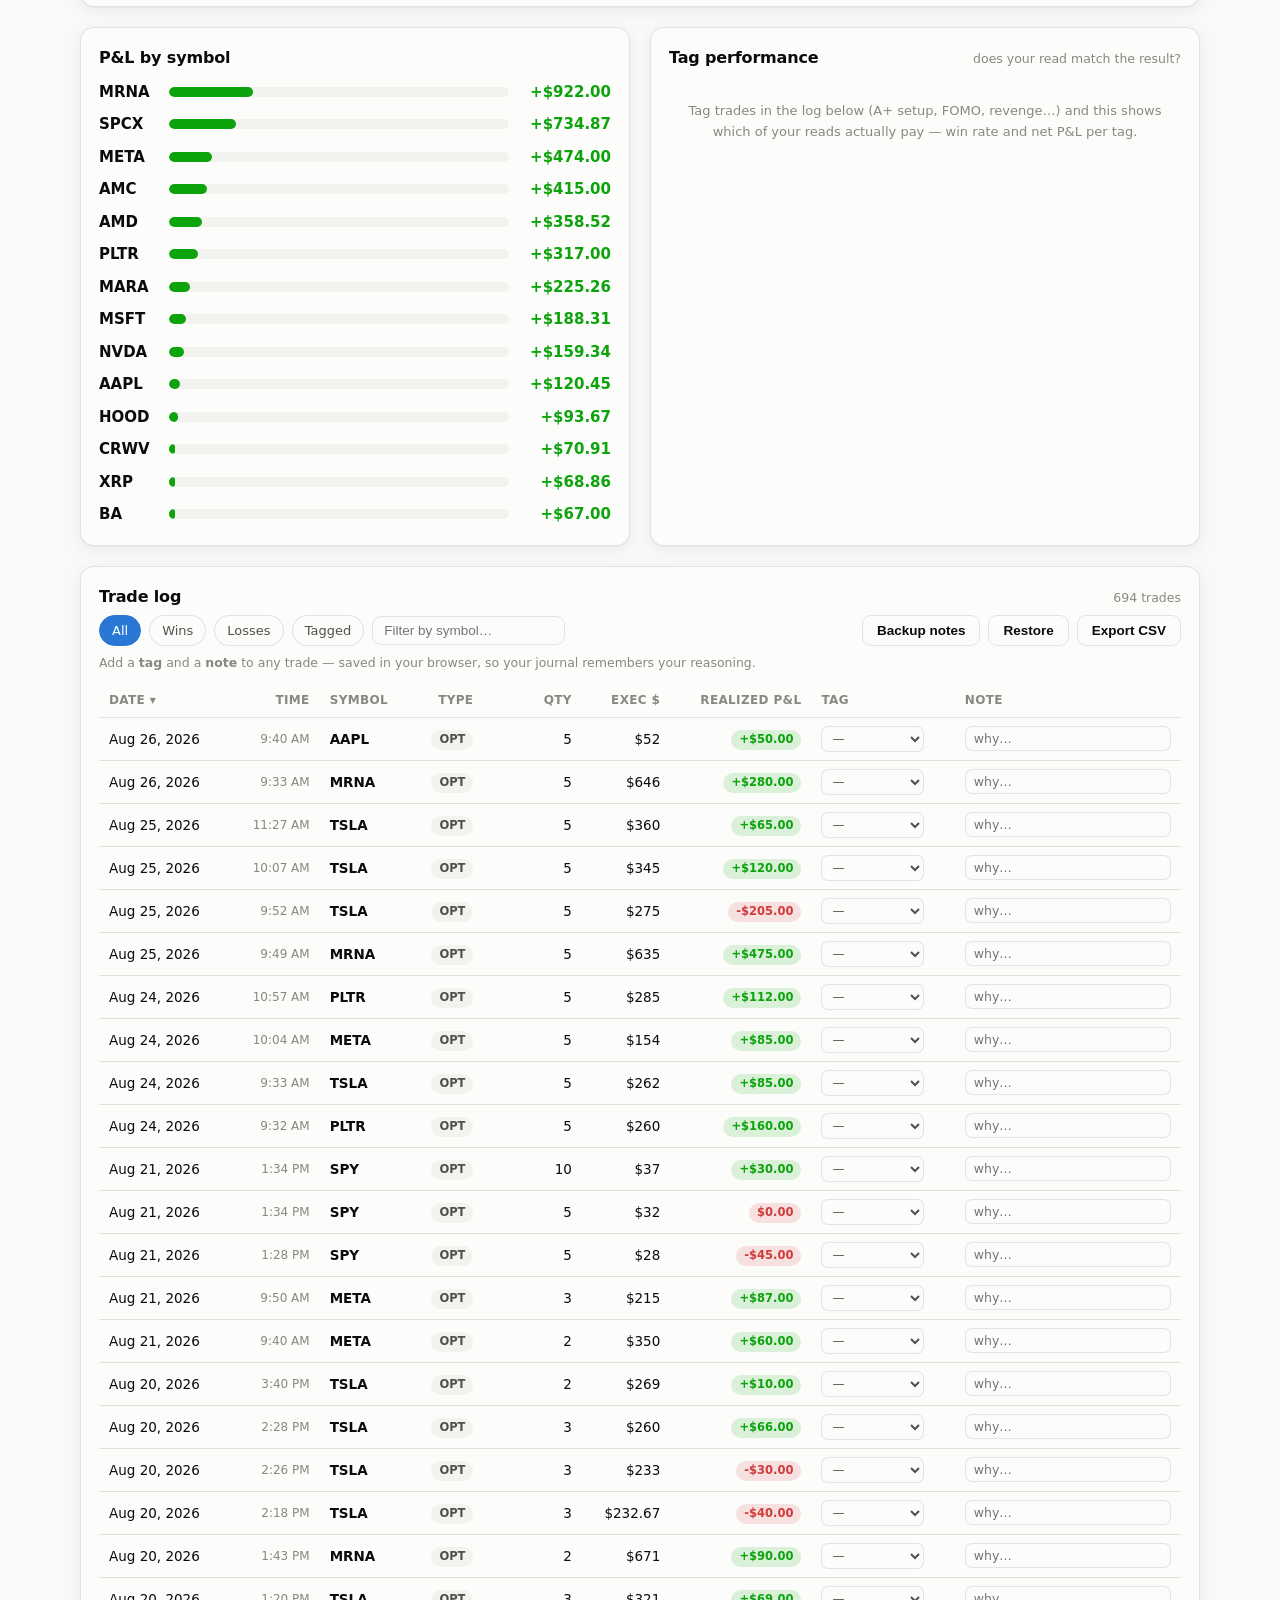
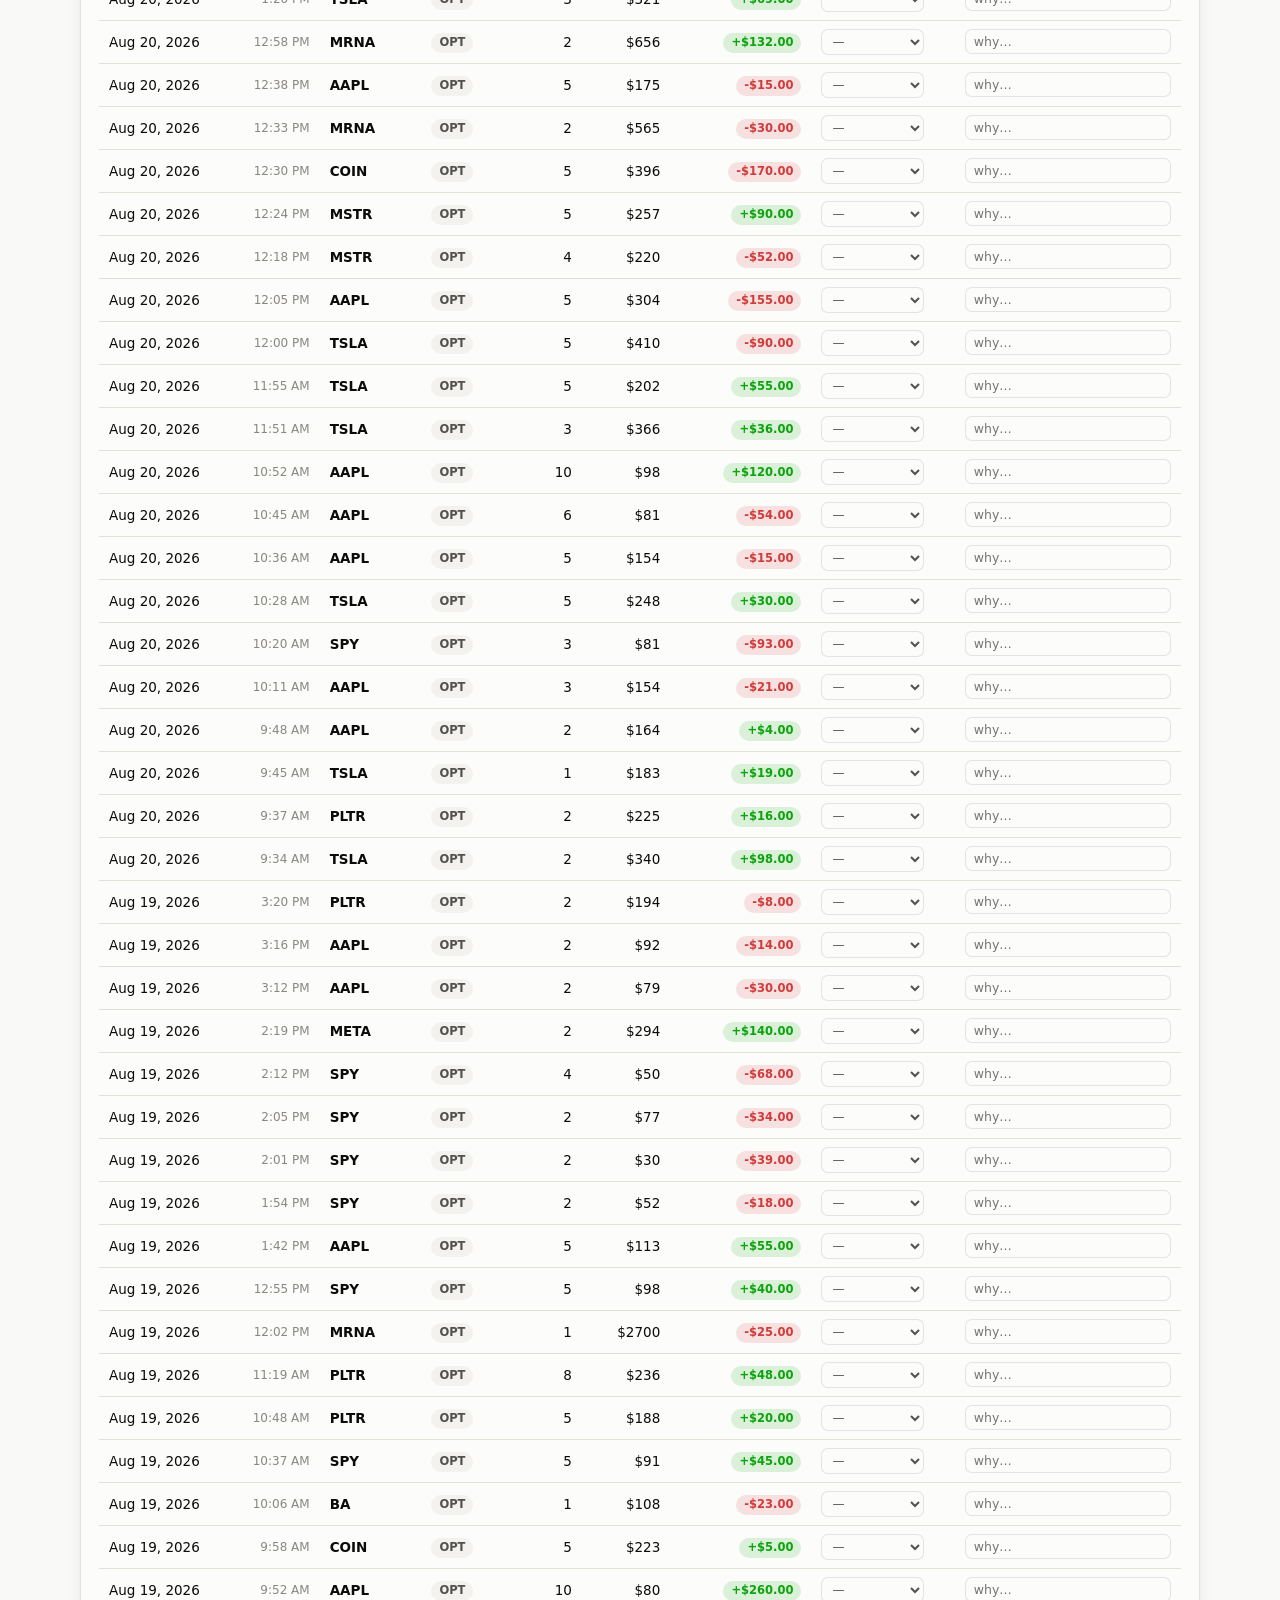
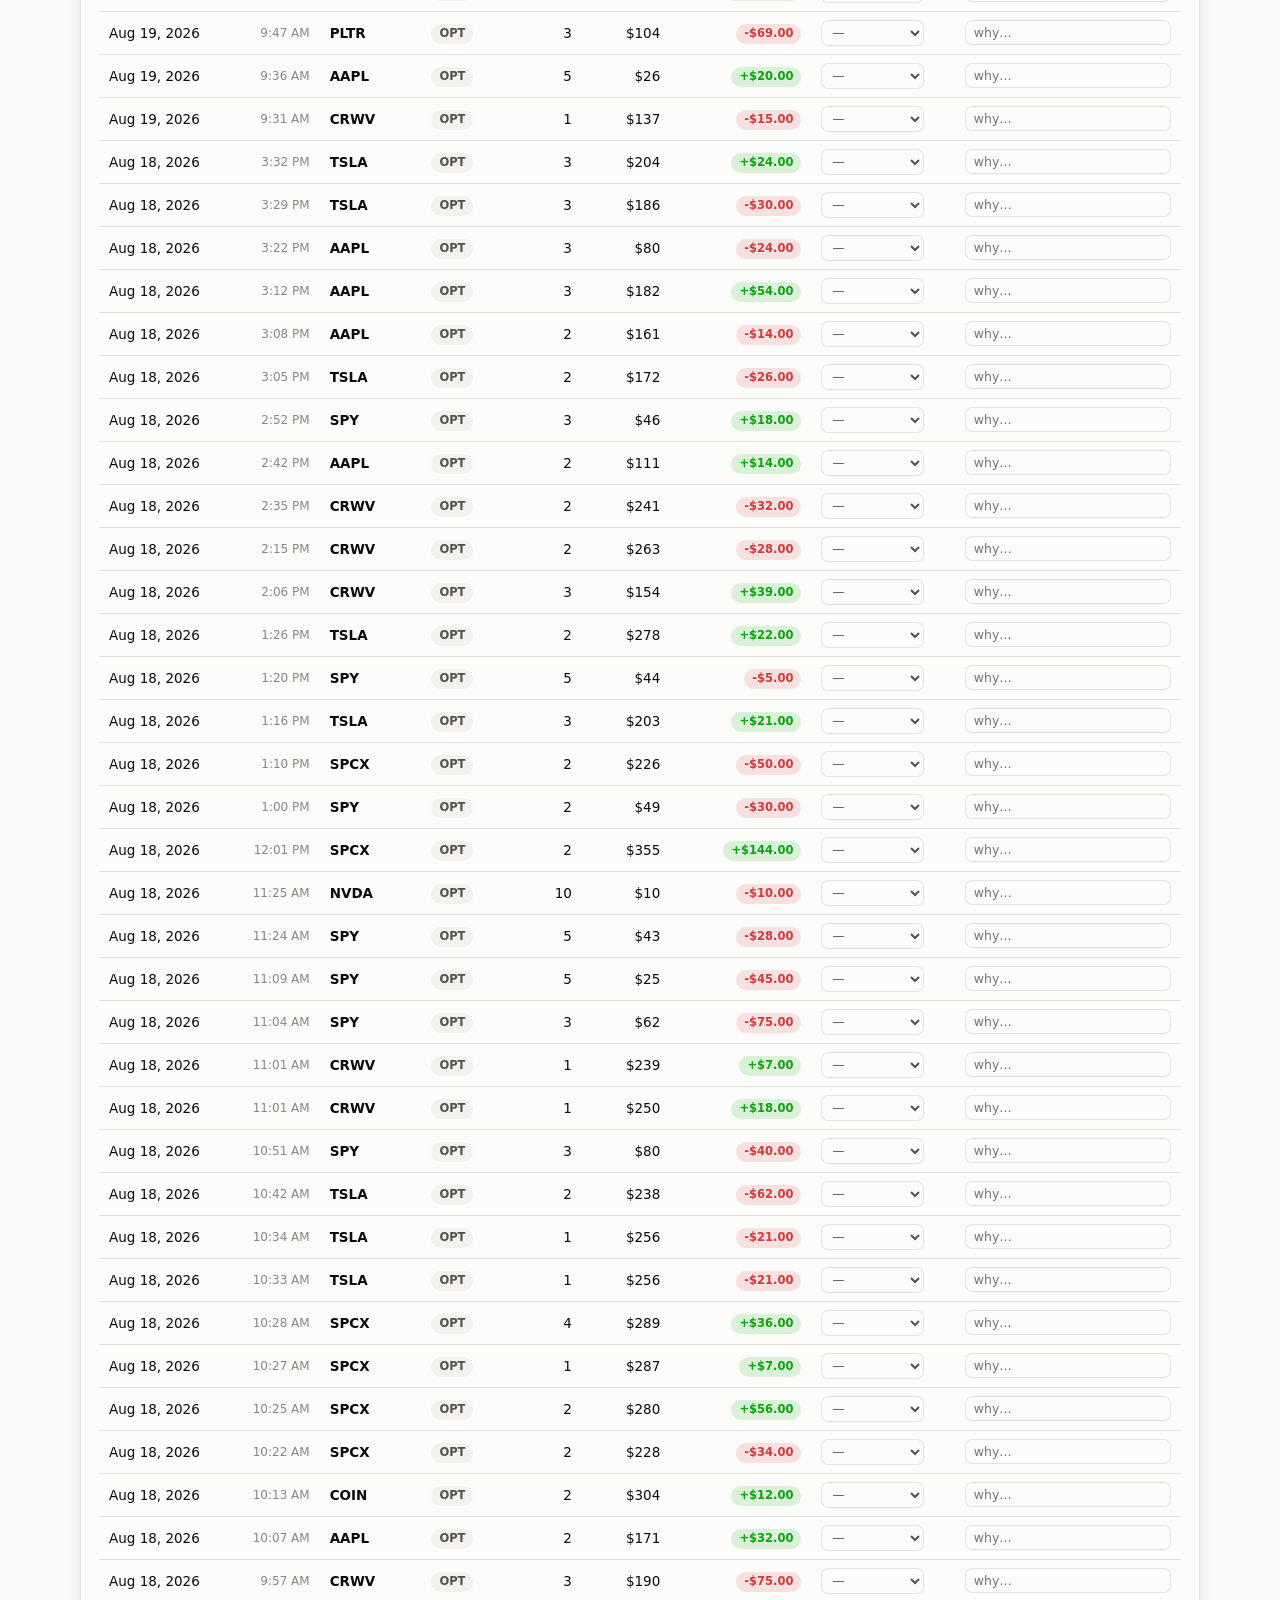
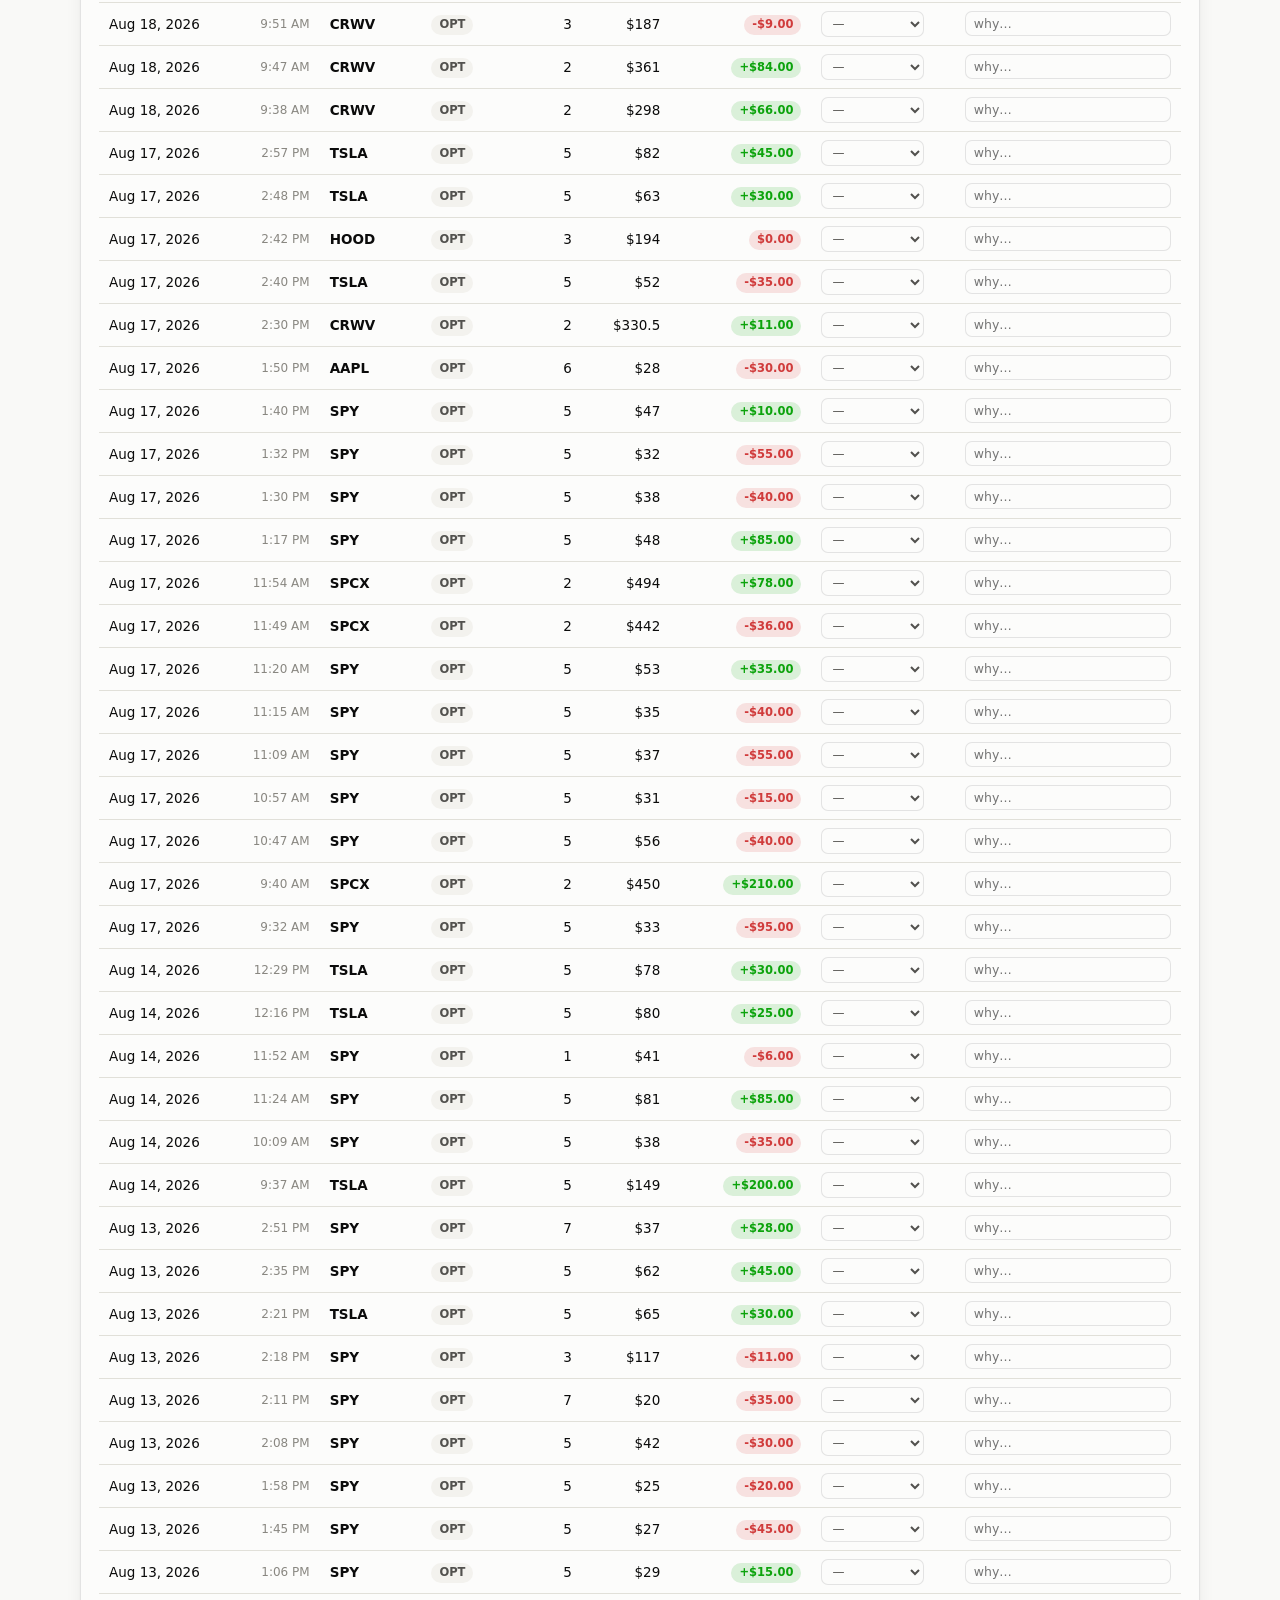
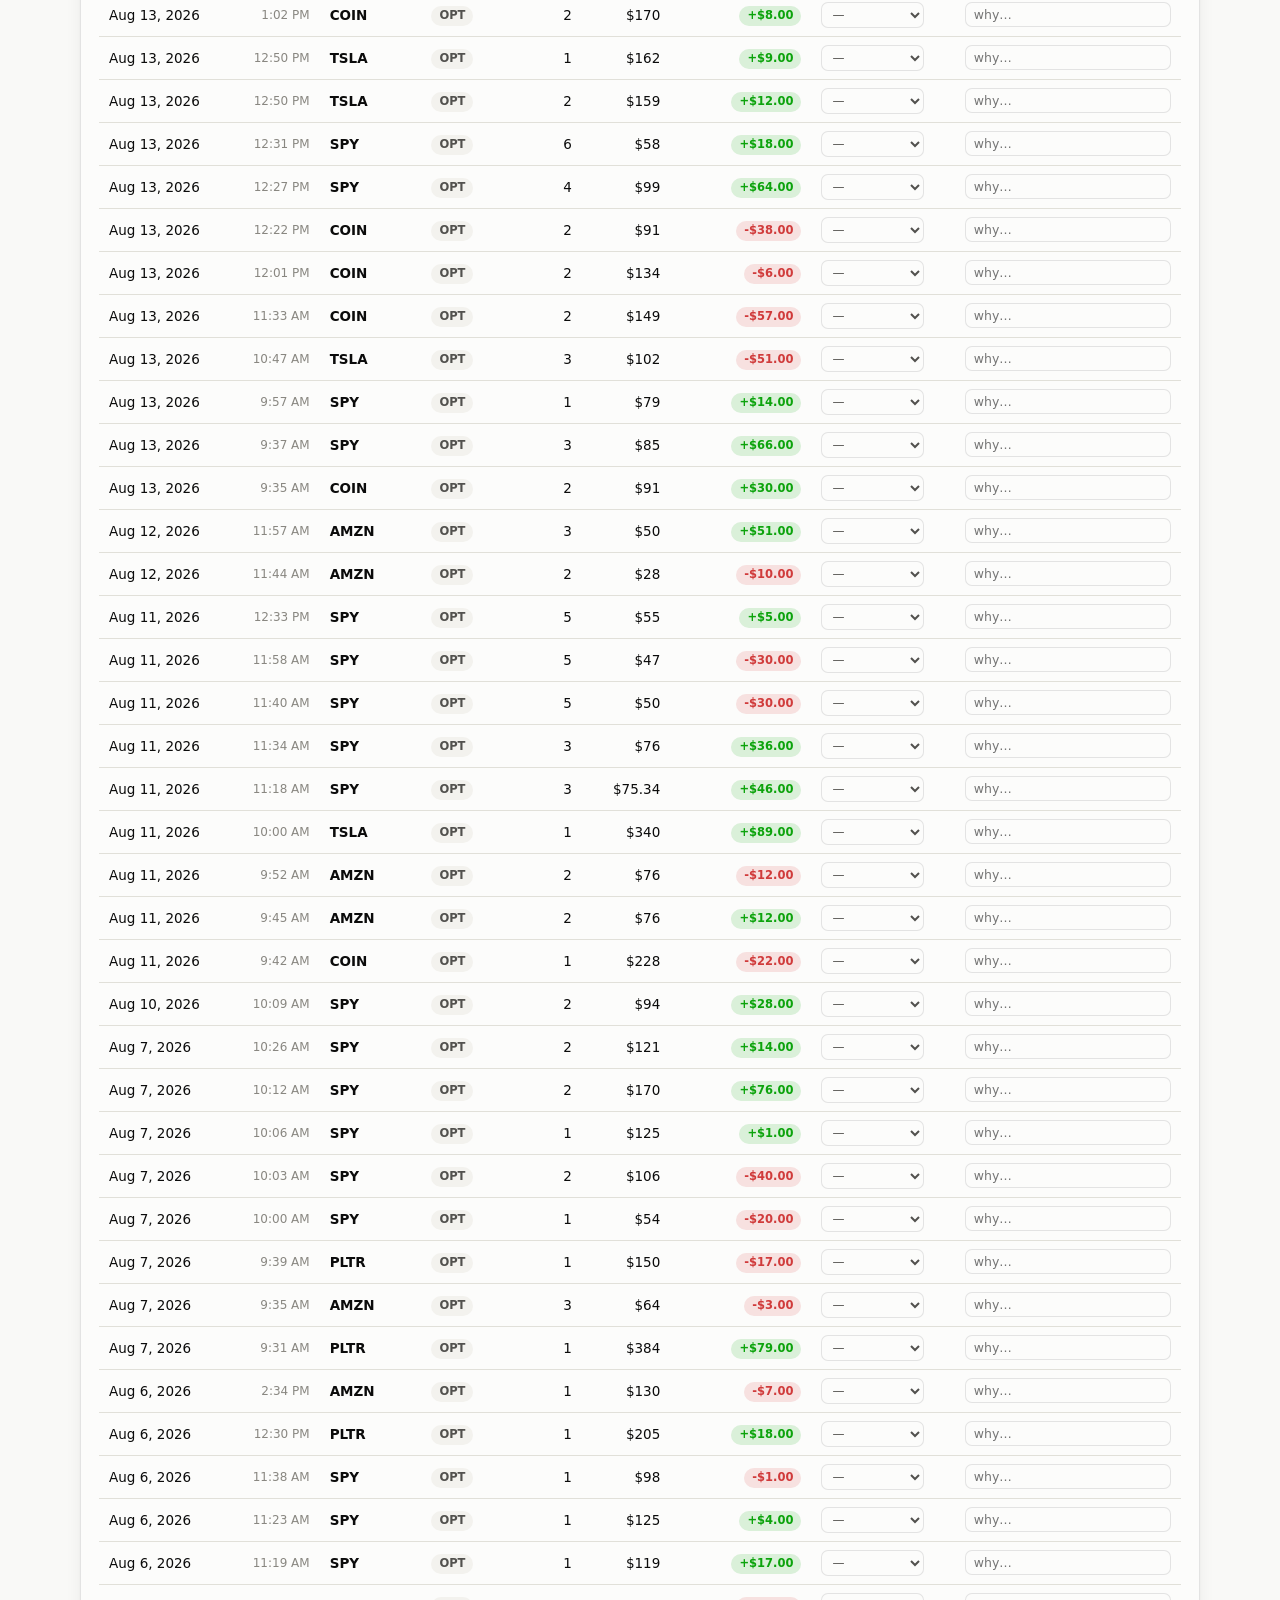
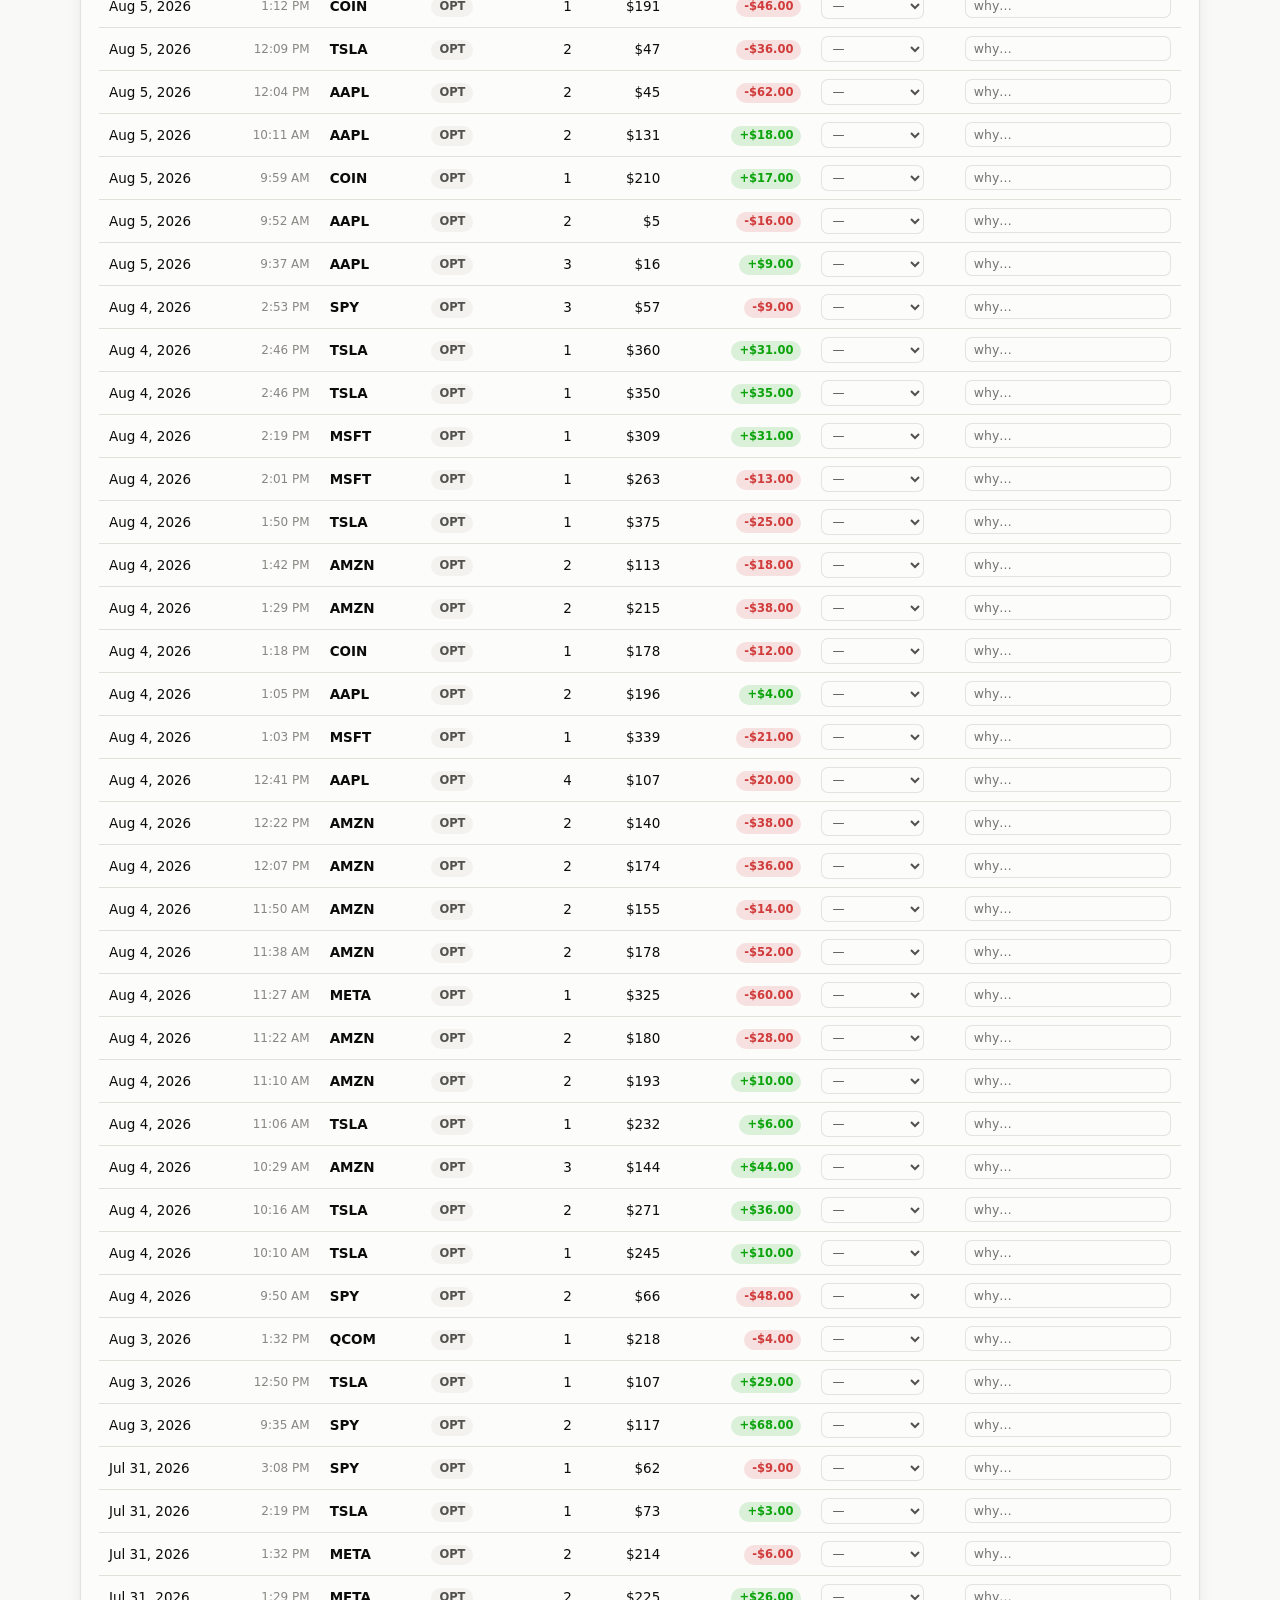
<file: trading-journal/journal-standalone.html>
<!doctype html><html lang='en'><head><meta charset='utf-8'><meta name='viewport' content='width=device-width,initial-scale=1'><title>Trading Journal</title><style>/* ============================================================
   Trading Journal — design system
   Theme-aware (light default, dark via prefers-color-scheme
   and [data-theme]). Palette from the validated dataviz set.
   ============================================================ */
:root {
  color-scheme: light;
  --plane:        #f9f9f7;
  --surface-1:    #fcfcfb;
  --surface-2:    #f3f2ee;
  --text-primary: #0b0b0b;
  --text-secondary:#52514e;
  --muted:        #898781;
  --grid:         #e1e0d9;
  --axis:         #c3c2b7;
  --border:       rgba(11,11,11,0.10);
  --series-1:     #2a78d6;   /* price line / neutral */
  --win:          #0ca30c;   /* good */
  --loss:         #d03b3b;   /* critical */
  --win-soft:     rgba(12,163,12,0.14);
  --loss-soft:    rgba(208,59,59,0.14);
  --accent:       #4a3aa7;
  --shadow:       0 1px 2px rgba(11,11,11,.04), 0 4px 16px rgba(11,11,11,.06);
  --radius:       14px;
}
@media (prefers-color-scheme: dark) {
  :root:where(:not([data-theme="light"])) {
    color-scheme: dark;
    --plane:        #0d0d0d;
    --surface-1:    #1a1a19;
    --surface-2:    #232321;
    --text-primary: #ffffff;
    --text-secondary:#c3c2b7;
    --muted:        #898781;
    --grid:         #2c2c2a;
    --axis:         #383835;
    --border:       rgba(255,255,255,0.10);
    --series-1:     #3987e5;
    --win:          #0ca30c;
    --loss:         #e66767;
    --win-soft:     rgba(12,163,12,0.18);
    --loss-soft:    rgba(230,103,103,0.16);
    --accent:       #9085e9;
    --shadow:       0 1px 2px rgba(0,0,0,.3), 0 6px 20px rgba(0,0,0,.4);
  }
}
:root[data-theme="dark"] {
  color-scheme: dark;
  --plane:        #0d0d0d;
  --surface-1:    #1a1a19;
  --surface-2:    #232321;
  --text-primary: #ffffff;
  --text-secondary:#c3c2b7;
  --muted:        #898781;
  --grid:         #2c2c2a;
  --axis:         #383835;
  --border:       rgba(255,255,255,0.10);
  --series-1:     #3987e5;
  --win:          #0ca30c;
  --loss:         #e66767;
  --win-soft:     rgba(12,163,12,0.18);
  --loss-soft:    rgba(230,103,103,0.16);
  --accent:       #9085e9;
  --shadow:       0 1px 2px rgba(0,0,0,.3), 0 6px 20px rgba(0,0,0,.4);
}

* { box-sizing: border-box; }
html { -webkit-text-size-adjust: 100%; }
body {
  margin: 0;
  background: var(--plane);
  color: var(--text-primary);
  font-family: system-ui, -apple-system, "Segoe UI", sans-serif;
  font-size: 15px;
  line-height: 1.5;
  -webkit-font-smoothing: antialiased;
}
h1,h2,h3 { margin: 0; font-weight: 650; letter-spacing: -0.01em; }
a { color: var(--series-1); }

.wrap { max-width: 1160px; margin: 0 auto; padding: 22px 20px 80px; }

/* ---- header ---- */
.top {
  display: flex; align-items: flex-start; justify-content: space-between;
  gap: 16px; flex-wrap: wrap; margin-bottom: 18px;
}
.brand { display: flex; align-items: center; gap: 12px; }
.logo {
  width: 42px; height: 42px; border-radius: 11px; flex: none;
  background: linear-gradient(135deg, var(--series-1), var(--accent));
  display: grid; place-items: center; color: #fff; font-weight: 800; font-size: 20px;
  box-shadow: var(--shadow);
}
.brand h1 { font-size: 20px; }
.brand .sub { color: var(--muted); font-size: 12.5px; margin-top: 2px; }
.top-meta { text-align: right; font-size: 12.5px; color: var(--muted); }
.top-meta b { color: var(--text-secondary); font-weight: 600; }
.theme-btn {
  border: 1px solid var(--border); background: var(--surface-1); color: var(--text-secondary);
  border-radius: 9px; padding: 6px 11px; font-size: 13px; cursor: pointer; margin-top: 8px;
}
.theme-btn:hover { background: var(--surface-2); }

/* ---- KPI tiles ---- */
.kpis {
  display: grid; grid-template-columns: repeat(auto-fit, minmax(150px, 1fr));
  gap: 12px; margin-bottom: 22px;
}
.kpi {
  background: var(--surface-1); border: 1px solid var(--border); border-radius: var(--radius);
  padding: 14px 16px; box-shadow: var(--shadow);
}
.kpi .label { font-size: 12px; color: var(--muted); text-transform: uppercase; letter-spacing: .04em; }
.kpi .value { font-size: 26px; font-weight: 700; margin-top: 5px; letter-spacing: -0.02em; }
.kpi .foot { font-size: 12px; color: var(--text-secondary); margin-top: 3px; }
.pos { color: var(--win); } .neg { color: var(--loss); }

/* ---- cards ---- */
.card {
  background: var(--surface-1); border: 1px solid var(--border); border-radius: var(--radius);
  padding: 18px 18px 14px; box-shadow: var(--shadow); margin-bottom: 20px;
}
.card-head { display: flex; align-items: baseline; justify-content: space-between; gap: 12px; flex-wrap: wrap; margin-bottom: 6px; }
.card-head h2 { font-size: 16px; }
.card-head .hint { font-size: 12.5px; color: var(--muted); }
.grid-2 { display: grid; grid-template-columns: 1fr 1fr; gap: 20px; }
@media (max-width: 820px){ .grid-2 { grid-template-columns: 1fr; } }

/* ---- controls ---- */
.controls { display: flex; gap: 8px; flex-wrap: wrap; align-items: center; }
.chip {
  border: 1px solid var(--border); background: var(--surface-1); color: var(--text-secondary);
  border-radius: 999px; padding: 5px 12px; font-size: 13px; cursor: pointer; user-select: none;
  font-variant-numeric: tabular-nums;
}
.chip:hover { background: var(--surface-2); }
.chip.active { background: var(--series-1); border-color: var(--series-1); color: #fff; }
select.sel {
  border: 1px solid var(--border); background: var(--surface-1); color: var(--text-primary);
  border-radius: 9px; padding: 6px 10px; font-size: 13.5px; font-weight: 600;
}

/* ---- chart ---- */
.chart-svg { width: 100%; display: block; overflow: visible; }
.axis-txt { fill: var(--muted); font-size: 11px; font-variant-numeric: tabular-nums; }
.grid-line { stroke: var(--grid); stroke-width: 1; }
.zero-line { stroke: var(--axis); stroke-width: 1; stroke-dasharray: 3 3; }
.price-line { fill: none; stroke: var(--series-1); stroke-width: 2; }
.legend { display: flex; gap: 16px; flex-wrap: wrap; font-size: 12.5px; color: var(--text-secondary); margin-top: 8px; }
.legend .k { display: inline-flex; align-items: center; gap: 6px; }
.swatch { width: 12px; height: 12px; border-radius: 3px; display: inline-block; }

/* tooltip */
.tt {
  position: fixed; z-index: 50; pointer-events: none; opacity: 0; transition: opacity .08s;
  background: var(--surface-1); color: var(--text-primary); border: 1px solid var(--border);
  border-radius: 10px; padding: 9px 11px; font-size: 12.5px; box-shadow: var(--shadow); max-width: 240px;
}
.tt .h { font-weight: 700; margin-bottom: 3px; }
.tt .r { display: flex; justify-content: space-between; gap: 14px; color: var(--text-secondary); }
.tt .r b { color: var(--text-primary); font-variant-numeric: tabular-nums; }

/* ---- table ---- */
.table-tools { display: flex; gap: 8px; align-items: center; flex-wrap: wrap; margin: 4px 0 10px; }
.search {
  border: 1px solid var(--border); background: var(--surface-1); color: var(--text-primary);
  border-radius: 9px; padding: 6px 11px; font-size: 13.5px; min-width: 150px;
}
.tbl-scroll { overflow-x: auto; }
table { width: 100%; border-collapse: collapse; font-size: 13.5px; }
thead th {
  text-align: right; padding: 8px 10px; color: var(--muted); font-weight: 600; font-size: 12px;
  text-transform: uppercase; letter-spacing: .03em; border-bottom: 1px solid var(--border);
  cursor: pointer; white-space: nowrap; position: sticky; top: 0; background: var(--surface-1);
}
thead th:first-child, tbody td:first-child { text-align: left; }
thead th.sym, tbody td.sym { text-align: left; }
tbody td { padding: 8px 10px; text-align: right; border-bottom: 1px solid var(--grid); font-variant-numeric: tabular-nums; white-space: nowrap; }
tbody tr:hover { background: var(--surface-2); }
.pill { display: inline-block; padding: 1px 8px; border-radius: 999px; font-size: 11.5px; font-weight: 600; }
.pill.win { background: var(--win-soft); color: var(--win); }
.pill.loss { background: var(--loss-soft); color: var(--loss); }
.pill.kind { background: var(--surface-2); color: var(--text-secondary); }
.tag { color: var(--muted); font-size: 12px; }
.mono { font-variant-numeric: tabular-nums; }

/* symbol grid */
.symbar { display: grid; grid-template-columns: 60px 1fr 92px; gap: 10px; align-items: center; padding: 5px 0; }
.symbar .name { font-weight: 650; }
.symbar .bar-track { height: 10px; background: var(--surface-2); border-radius: 6px; position: relative; overflow: hidden; }
.symbar .bar-fill { height: 100%; border-radius: 6px; }
.symbar .amt { text-align: right; font-variant-numeric: tabular-nums; font-weight: 600; }

/* ---- global filter bar ---- */
.filterbar {
  display: flex; gap: 10px; align-items: center; flex-wrap: wrap;
  background: var(--surface-1); border: 1px solid var(--border); border-radius: var(--radius);
  padding: 12px 14px; box-shadow: var(--shadow); margin-bottom: 20px;
}
.filterbar .fgroup { display: flex; gap: 6px; align-items: center; flex-wrap: wrap; }
.filterbar .flabel { font-size: 11.5px; color: var(--muted); text-transform: uppercase; letter-spacing: .04em; margin-right: 2px; }
.filterbar .spacer { flex: 1 1 auto; }
.filterbar .count { font-size: 12.5px; color: var(--text-secondary); font-variant-numeric: tabular-nums; }
.filterbar .count b { color: var(--text-primary); }

/* ---- latest session recap ---- */
.session-card { margin-bottom: 20px; }
.sess-grid { display: grid; grid-template-columns: minmax(180px, 260px) 1fr; gap: 20px; align-items: center; }
@media (max-width: 720px){ .sess-grid { grid-template-columns: 1fr; } }
.sess-hero .sess-date { font-size: 12px; color: var(--muted); text-transform: uppercase; letter-spacing: .04em; }
.sess-hero .sess-net { font-size: 40px; font-weight: 750; letter-spacing: -0.02em; line-height: 1.05; margin-top: 2px; }
.sess-hero .sess-sub { font-size: 12.5px; color: var(--text-secondary); margin-top: 4px; }
.sess-stats { display: grid; grid-template-columns: repeat(auto-fit, minmax(120px, 1fr)); gap: 10px; }
.sess-stat { background: var(--surface-2); border-radius: 10px; padding: 9px 11px; }
.sess-stat .l { font-size: 11px; color: var(--muted); text-transform: uppercase; letter-spacing: .03em; }
.sess-stat .v { font-size: 17px; font-weight: 700; margin-top: 2px; }
.sess-stat .s { font-size: 11.5px; color: var(--text-secondary); margin-top: 1px; }
.sess-note { font-size: 13px; color: var(--text-secondary); line-height: 1.55; margin-top: 14px; padding-top: 12px; border-top: 1px solid var(--grid); }
.sess-note b { color: var(--text-primary); }

/* ---- AI coach ---- */
.coach-card {
  background: linear-gradient(180deg, color-mix(in srgb, var(--accent) 8%, var(--surface-1)), var(--surface-1));
  border: 1px solid var(--border); border-radius: var(--radius); box-shadow: var(--shadow);
  padding: 18px 18px 16px; margin-bottom: 20px;
}
.coach-head { display: flex; align-items: center; gap: 10px; margin-bottom: 4px; flex-wrap: wrap; }
.coach-badge { width: 30px; height: 30px; border-radius: 8px; background: linear-gradient(135deg, var(--accent), var(--series-1)); color: #fff; display: grid; place-items: center; font-size: 16px; flex: none; }
.coach-head h2 { font-size: 16px; }
.coach-grade { margin-left: auto; font-size: 12.5px; color: var(--text-secondary); }
.coach-grade b { font-size: 15px; color: var(--text-primary); }
.coach-verdict { font-size: 14.5px; line-height: 1.6; margin: 8px 0 14px; color: var(--text-primary); }
.coach-cols { display: grid; grid-template-columns: 1fr 1fr; gap: 18px; }
@media (max-width: 820px){ .coach-cols { grid-template-columns: 1fr; } }
.coach-col h3 { font-size: 12px; text-transform: uppercase; letter-spacing: .04em; color: var(--muted); margin-bottom: 8px; }
.coach-item { display: flex; gap: 9px; padding: 7px 0; border-bottom: 1px solid var(--grid); }
.coach-item:last-child { border-bottom: none; }
.coach-item .n { flex: none; width: 20px; height: 20px; border-radius: 50%; background: var(--surface-2); color: var(--text-secondary); display: grid; place-items: center; font-size: 11.5px; font-weight: 700; margin-top: 1px; }
.coach-item .n.leak { background: var(--loss-soft); color: var(--loss); }
.coach-item .n.win { background: var(--win-soft); color: var(--win); }
.coach-item .b { font-size: 13.5px; line-height: 1.5; }
.coach-item .b b { }
.coach-item .b .impact { color: var(--win); font-weight: 600; }
.coach-note { font-size: 12px; color: var(--muted); margin-top: 12px; }

/* ---- playbook simulator ---- */
.sim-toggles { display: flex; flex-direction: column; gap: 8px; }
.sim-tog { display: flex; align-items: center; gap: 10px; padding: 9px 11px; border: 1px solid var(--border); border-radius: 10px; background: var(--surface-1); cursor: pointer; }
.sim-tog:hover { background: var(--surface-2); }
.sim-tog.on { border-color: var(--series-1); background: color-mix(in srgb, var(--series-1) 8%, var(--surface-1)); }
.sim-tog .box { width: 18px; height: 18px; border-radius: 5px; border: 1.5px solid var(--axis); flex: none; display: grid; place-items: center; color: #fff; font-size: 12px; }
.sim-tog.on .box { background: var(--series-1); border-color: var(--series-1); }
.sim-tog .lab { font-size: 13.5px; }
.sim-tog .lab small { display: block; color: var(--muted); font-size: 11.5px; }
.sim-result { display: grid; grid-template-columns: repeat(3,1fr); gap: 10px; margin-bottom: 12px; }
.sim-stat { background: var(--surface-2); border-radius: 10px; padding: 10px 12px; }
.sim-stat .l { font-size: 11px; color: var(--muted); text-transform: uppercase; letter-spacing: .03em; }
.sim-stat .v { font-size: 20px; font-weight: 700; margin-top: 3px; }
.sim-stat .d { font-size: 11.5px; margin-top: 1px; }

/* ---- discipline scorecard ---- */
.disc-top { display: flex; gap: 20px; align-items: center; flex-wrap: wrap; margin-bottom: 14px; }
.disc-ring { position: relative; width: 108px; height: 108px; flex: none; }
.disc-ring .pct { position: absolute; inset: 0; display: grid; place-items: center; font-size: 26px; font-weight: 700; }
.disc-lede { flex: 1 1 240px; }
.disc-lede .grade { font-size: 15px; font-weight: 650; }
.disc-lede p { font-size: 13px; color: var(--text-secondary); line-height: 1.55; margin: 4px 0 0; }
.disc-rules { display: grid; gap: 10px; }
.disc-rule { display: grid; grid-template-columns: 1fr 62px; gap: 10px 12px; align-items: center; }
.disc-rule .rn { font-size: 13.5px; }
.disc-rule .rn small { color: var(--muted); font-size: 11.5px; }
.disc-rule .track { grid-column: 1 / -1; height: 8px; background: var(--surface-2); border-radius: 5px; overflow: hidden; margin-top: -4px; }
.disc-rule .fill { height: 100%; border-radius: 5px; }
.disc-rule .rp { text-align: right; font-variant-numeric: tabular-nums; font-weight: 650; font-size: 13.5px; }
.disc-cost { margin-top: 12px; font-size: 13px; color: var(--text-secondary); padding: 10px 12px; background: var(--surface-2); border-radius: 10px; }
.disc-cost b { font-variant-numeric: tabular-nums; }

/* ---- monthly table ---- */
.mon-row { display: grid; grid-template-columns: 74px 1fr 88px 74px; gap: 10px; align-items: center; padding: 6px 0; border-bottom: 1px solid var(--grid); }
.mon-row.head { color: var(--muted); font-size: 11.5px; text-transform: uppercase; letter-spacing: .03em; border-bottom: 1px solid var(--border); }
.mon-row .mname { font-weight: 600; font-size: 13px; }
.mon-row .mname small { color: var(--muted); font-weight: 400; }
.mon-bar { height: 18px; position: relative; background: var(--surface-2); border-radius: 5px; }
.mon-bar .z { position: absolute; top: 0; bottom: 0; left: 50%; width: 1px; background: var(--axis); }
.mon-bar .f { position: absolute; top: 2px; bottom: 2px; border-radius: 4px; }
.mon-row .mamt { text-align: right; font-variant-numeric: tabular-nums; font-weight: 600; font-size: 13px; }
.mon-row .mwr { text-align: right; font-variant-numeric: tabular-nums; font-size: 12.5px; display: flex; align-items: center; justify-content: flex-end; gap: 6px; }
.mon-row .mwr .wrbar { width: 30px; height: 5px; border-radius: 3px; background: var(--surface-2); overflow: hidden; flex: none; }
.mon-row .mwr .wrbar i { display: block; height: 100%; border-radius: 3px; }
.mon-row .mwr b { font-weight: 700; min-width: 30px; text-align: right; }

/* ---- insights ---- */
.insights { display: grid; grid-template-columns: repeat(auto-fit, minmax(230px, 1fr)); gap: 12px; }
.insight {
  border: 1px solid var(--border); border-radius: 11px; padding: 12px 13px; background: var(--surface-2);
  display: flex; gap: 10px; align-items: flex-start;
}
.insight .ic { font-size: 15px; line-height: 1.3; flex: none; width: 20px; text-align: center; }
.insight.good .ic { color: var(--win); } .insight.bad .ic { color: var(--loss); } .insight.warn .ic { color: var(--accent); }
.insight .t { font-size: 12px; color: var(--muted); text-transform: uppercase; letter-spacing: .03em; font-weight: 600; }
.insight .d { font-size: 13.5px; margin-top: 2px; line-height: 1.45; }
.insight .d b { font-variant-numeric: tabular-nums; }

/* ---- tag performance table ---- */
.tp-row { display: grid; grid-template-columns: 1fr 54px 54px 80px; gap: 8px; align-items: center; padding: 6px 0; border-bottom: 1px solid var(--grid); font-size: 13px; }
.tp-row.head { color: var(--muted); font-size: 11.5px; text-transform: uppercase; letter-spacing: .03em; border-bottom: 1px solid var(--border); }
.tp-row .r { text-align: right; font-variant-numeric: tabular-nums; }

/* ---- calendar heatmap ---- */
.cal-legend { display: flex; align-items: center; gap: 6px; font-size: 12px; color: var(--muted); }
.cal-legend .box { width: 12px; height: 12px; border-radius: 3px; border: 1px solid var(--border); }

/* ---- monthly P&L calendar ---- */
.cal-nav { display: flex; align-items: center; justify-content: space-between; gap: 12px; flex-wrap: wrap; margin-bottom: 12px; }
.cal-nav-l { display: flex; align-items: center; gap: 10px; }
.cal-nav-r { display: flex; flex-direction: column; align-items: flex-end; gap: 1px; }
.cal-title { font-size: 17px; font-weight: 700; color: var(--text-primary); min-width: 160px; text-align: center; }
.cal-nav-btn {
  width: 34px; height: 34px; border-radius: 9px; border: 1px solid var(--border);
  background: var(--surface-1); color: var(--text-primary); font-size: 19px; line-height: 1; cursor: pointer;
  display: grid; place-items: center; transition: background .12s;
}
.cal-nav-btn:hover:not(:disabled) { background: var(--surface-2); }
.cal-nav-btn:disabled { opacity: .32; cursor: default; }
.cal-msum { font-size: 21px; font-weight: 800; font-variant-numeric: tabular-nums; letter-spacing: -.01em; }
.cal-msub { font-size: 12px; color: var(--muted); font-variant-numeric: tabular-nums; }

.cal-scroll { overflow-x: auto; }
.cal-grid { display: grid; grid-template-columns: repeat(5, 1fr) 0.9fr; gap: 6px; min-width: 620px; }
.cal-head { margin-bottom: 6px; }
.cal-wdh { font-size: 11.5px; font-weight: 600; letter-spacing: .04em; text-transform: uppercase; color: var(--muted); text-align: center; padding-bottom: 2px; }
.cal-wdh:last-child { text-align: right; padding-right: 4px; }

.cal-cell {
  position: relative; min-height: 82px; border-radius: 11px; border: 1px solid var(--border);
  background: var(--surface-1); padding: 7px 9px; display: flex; flex-direction: column;
}
.cal-cell.out { background: transparent; border-color: transparent; min-height: 0; }
.cal-cell.empty { background: var(--surface-2); opacity: .5; }
.cal-cell.win  { background: color-mix(in srgb, var(--win)  calc(var(--tint, .2) * 100%), var(--surface-1)); border-color: color-mix(in srgb, var(--win)  40%, var(--border)); }
.cal-cell.loss { background: color-mix(in srgb, var(--loss) calc(var(--tint, .2) * 100%), var(--surface-1)); border-color: color-mix(in srgb, var(--loss) 40%, var(--border)); }
.cal-cell.win, .cal-cell.loss { cursor: pointer; }
.cal-cell.week { background: var(--surface-2); border-style: dashed; }
.cal-dnum { font-size: 11.5px; font-weight: 600; color: var(--text-secondary); font-variant-numeric: tabular-nums; }
.cal-cell.week .cal-dnum { text-transform: uppercase; letter-spacing: .04em; font-size: 10.5px; color: var(--muted); }
.cal-pnl { margin-top: auto; font-size: 19px; font-weight: 800; font-variant-numeric: tabular-nums; letter-spacing: -.02em; line-height: 1.05; }
.cal-sub { font-size: 11px; color: var(--text-secondary); margin-top: 2px; font-variant-numeric: tabular-nums; }
@media (max-width: 560px) { .cal-pnl { font-size: 16px; } .cal-cell { min-height: 70px; } }

/* ---- $100K roadmap ---- */
.roadmap-card {
  background: linear-gradient(180deg, color-mix(in srgb, var(--accent) 9%, var(--surface-1)), var(--surface-1));
}
.rm-top { display: grid; grid-template-columns: minmax(220px, 300px) 1fr; gap: 22px; align-items: center; margin: 6px 0 16px; }
@media (max-width: 720px){ .rm-top { grid-template-columns: 1fr; } }
.rm-now { font-size: 40px; font-weight: 800; letter-spacing: -0.02em; line-height: 1; color: var(--accent); font-variant-numeric: tabular-nums; }
.rm-of { font-size: 13px; color: var(--text-secondary); margin-top: 5px; }
.rm-of b { color: var(--text-primary); }
.rm-track { position: relative; height: 12px; background: var(--surface-2); border-radius: 7px; margin-top: 12px; overflow: hidden; }
.rm-fill { position: absolute; inset: 0 auto 0 0; border-radius: 7px; background: linear-gradient(90deg, var(--series-1), var(--accent)); min-width: 3px; }
.rm-target-tick { position: absolute; top: -3px; bottom: -3px; width: 2px; background: var(--win); }
.rm-status { font-size: 12.5px; margin-top: 9px; font-weight: 600; }
.rm-status .ahead { color: var(--win); } .rm-status .behind { color: var(--loss); }
.rm-metrics { display: grid; grid-template-columns: repeat(auto-fit, minmax(96px, 1fr)); gap: 10px; }
.rm-metric { background: var(--surface-2); border-radius: 10px; padding: 10px 12px; }
.rm-metric .l { font-size: 10.5px; color: var(--muted); text-transform: uppercase; letter-spacing: .04em; }
.rm-metric .v { font-size: 18px; font-weight: 700; margin-top: 3px; font-variant-numeric: tabular-nums; }
.rm-metric .s { font-size: 11px; color: var(--text-secondary); margin-top: 1px; }
.rm-checkpoints { display: grid; grid-template-columns: repeat(auto-fit, minmax(84px, 1fr)); gap: 8px; margin: 14px 0 4px; }
@media (max-width: 620px){ .rm-checkpoints { grid-template-columns: repeat(3, 1fr); } }
.rm-cp .t { font-size: 14px; }
.rm-cp { border: 1px solid var(--border); border-radius: 10px; padding: 9px 10px; text-align: center; background: var(--surface-1); }
.rm-cp.now { border-color: var(--accent); background: color-mix(in srgb, var(--accent) 10%, var(--surface-1)); }
.rm-cp.done { border-color: color-mix(in srgb, var(--win) 45%, var(--border)); }
.rm-cp .m { font-size: 10.5px; color: var(--muted); text-transform: uppercase; letter-spacing: .03em; }
.rm-cp .t { font-size: 15px; font-weight: 700; margin-top: 2px; font-variant-numeric: tabular-nums; }
.rm-cp .d { font-size: 10.5px; margin-top: 1px; }
.rm-note { font-size: 12.5px; color: var(--text-secondary); line-height: 1.55; margin-top: 12px; padding-top: 11px; border-top: 1px solid var(--grid); }
.rm-note b { color: var(--text-primary); }

/* ---- notes / tags in log ---- */
.note-input {
  border: 1px solid var(--border); background: var(--surface-1); color: var(--text-primary);
  border-radius: 7px; padding: 4px 8px; font-size: 12.5px; width: 100%; min-width: 120px; font-family: inherit;
}
.tag-sel {
  border: 1px solid var(--border); background: var(--surface-1); color: var(--text-secondary);
  border-radius: 7px; padding: 4px 6px; font-size: 12px; font-family: inherit;
}
tbody td.left { text-align: left; }
.tag-chip { display: inline-block; padding: 1px 8px; border-radius: 999px; font-size: 11px; font-weight: 600; }

/* ---- modal ---- */
.modal-bg {
  position: fixed; inset: 0; background: rgba(0,0,0,.45); z-index: 100;
  display: grid; place-items: center; padding: 20px;
}
.modal {
  background: var(--surface-1); border: 1px solid var(--border); border-radius: var(--radius);
  box-shadow: var(--shadow); max-width: 640px; width: 100%; padding: 18px;
}
.modal h3 { margin-bottom: 8px; font-size: 15px; }
.modal textarea {
  width: 100%; height: 240px; border: 1px solid var(--border); background: var(--surface-2);
  color: var(--text-primary); border-radius: 9px; padding: 10px; font-family: ui-monospace, monospace;
  font-size: 12px; resize: vertical;
}
.modal-actions { display: flex; gap: 8px; justify-content: flex-end; margin-top: 10px; }
.btn {
  border: 1px solid var(--border); background: var(--surface-1); color: var(--text-primary);
  border-radius: 9px; padding: 7px 14px; font-size: 13.5px; font-weight: 600; cursor: pointer;
}
.btn:hover { background: var(--surface-2); }
.btn.primary { background: var(--series-1); border-color: var(--series-1); color: #fff; }

.empty { color: var(--muted); font-size: 13px; padding: 18px 0; text-align: center; }

.note { font-size: 12.5px; color: var(--muted); }
.footer { margin-top: 30px; font-size: 12.5px; color: var(--muted); text-align: center; line-height: 1.7; }
.footer code { background: var(--surface-2); padding: 1px 6px; border-radius: 5px; }
.hidden { display: none !important; }
</style></head><body>
  <div class="wrap">
    <header class="top">
      <div class="brand">
        <div class="logo">◪</div>
        <div>
          <h1>Trading Journal</h1>
          <div class="sub">Robinhood · account <span id="hAccount">—</span> · auto-loaded fills</div>
        </div>
      </div>
      <div class="top-meta">
        <div><b id="hTrades">—</b> trades · <span id="hRange">—</span></div>
        <div>synced <span id="hGen">—</span></div>
        <button class="theme-btn" id="themeBtn">Toggle theme</button>
      </div>
    </header>

    <div class="filterbar" id="filterbar">
      <div class="fgroup">
        <span class="flabel">Symbol</span>
        <select class="sel" id="fSymbol"></select>
      </div>
      <div class="fgroup" id="fKind">
        <span class="flabel">Type</span>
        <span class="chip active" data-k="all">All</span>
        <span class="chip" data-k="option">Options</span>
        <span class="chip" data-k="equity">Equity</span>
      </div>
      <div class="fgroup" id="fRange">
        <span class="flabel">Range</span>
        <span class="chip active" data-r="all">All</span>
        <span class="chip" data-r="ytd">YTD</span>
        <span class="chip" data-r="90">90d</span>
        <span class="chip" data-r="30">30d</span>
        <span class="chip" data-r="mtd">MTD</span>
      </div>
      <div class="spacer"></div>
      <div class="count"><b id="fCount">—</b> of <span id="fTotal">—</span> trades · net <b id="fNet" class="mono">—</b></div>
    </div>

    <section class="kpis" id="kpis"></section>

    <section class="card roadmap-card" id="roadmapCard">
      <div class="card-head">
        <h2>Roadmap to $100K</h2>
        <span class="hint" id="rmDeadline"></span>
      </div>
      <div class="rm-top">
        <div class="rm-figs">
          <div class="rm-now" id="rmNow">—</div>
          <div class="rm-of">of <b>$100,000</b> · <span id="rmToGo"></span> to go</div>
          <div class="rm-track" id="rmTrack"><div class="rm-fill" id="rmFill"></div><div class="rm-target-tick" id="rmTick"></div></div>
          <div class="rm-status" id="rmStatus"></div>
        </div>
        <div class="rm-metrics" id="rmMetrics"></div>
      </div>
      <div id="rmChart"></div>
      <div class="rm-checkpoints" id="rmCheckpoints"></div>
      <p class="rm-note" id="rmNote"></p>
    </section>

    <section class="card session-card" id="sessionCard">
      <div class="sess-grid">
        <div class="sess-hero">
          <div class="sess-date" id="sessDate">—</div>
          <div class="sess-net" id="sessNet">—</div>
          <div class="sess-sub" id="sessSub"></div>
        </div>
        <div class="sess-stats" id="sessStats"></div>
      </div>
      <div class="sess-note" id="sessNote"></div>
    </section>

    <section class="coach-card" id="coachCard">
      <div class="coach-head">
        <div class="coach-badge">◆</div>
        <h2>AI Coach</h2>
        <span class="coach-grade">Assessment: <b id="coachGrade">—</b></span>
      </div>
      <div class="coach-verdict" id="coachVerdict"></div>
      <div class="coach-cols">
        <div class="coach-col">
          <h3>Where you're losing money</h3>
          <div id="coachLeaks"></div>
        </div>
        <div class="coach-col">
          <h3>Your 30-day plan</h3>
          <div id="coachPlan"></div>
        </div>
      </div>
      <p class="coach-note" id="coachNote"></p>
    </section>

    <section class="card" id="insightsCard">
      <div class="card-head">
        <h2>Insights</h2>
        <span class="hint">auto-generated from the trades in view</span>
      </div>
      <div class="insights" id="insights"></div>
    </section>

    <section class="card">
      <div class="card-head">
        <h2>Equity curve — cumulative realized P&amp;L</h2>
        <span class="hint">every closed trade, in order · hover to inspect</span>
      </div>
      <div id="equity"></div>
    </section>

    <section class="card">
      <div class="card-head">
        <h2>Daily P&amp;L</h2>
        <span class="hint">net realized profit per trading day</span>
      </div>
      <div id="daily"></div>
    </section>

    <section class="card">
      <div class="card-head">
        <h2>P&amp;L calendar</h2>
        <div class="cal-legend">
          <span class="box" style="background:var(--loss)"></span>
          <span>loss</span>
          <span class="box" style="background:var(--win)"></span>
          <span>win</span>
          <span style="opacity:.7">· net $ per trading day</span>
        </div>
      </div>
      <div id="calendar"></div>
    </section>

    <div class="grid-2">
      <section class="card">
        <div class="card-head">
          <h2>Edge by time of day</h2>
          <span class="hint">net P&amp;L · win% below each hour (ET)</span>
        </div>
        <div id="timeofday"></div>
      </section>
      <section class="card">
        <div class="card-head">
          <h2>Edge by weekday</h2>
          <span class="hint">net P&amp;L · win% below each day</span>
        </div>
        <div id="dayofweek"></div>
      </section>
    </div>

    <section class="card">
      <div class="card-head">
        <h2>Playbook simulator</h2>
        <span class="hint">what your whole record would've been under these rules</span>
      </div>
      <div class="grid-2" style="align-items:start">
        <div>
          <div class="sim-result" id="simResult"></div>
          <div id="simEquity"></div>
          <p class="note" id="simNote" style="margin-top:10px"></p>
        </div>
        <div class="sim-toggles" id="simToggles"></div>
      </div>
    </section>

    <div class="grid-2">
      <section class="card">
        <div class="card-head">
          <h2>Discipline scorecard</h2>
          <div class="controls" id="discWindow">
            <span class="chip" data-w="20">Last 20</span>
            <span class="chip active" data-w="50">Last 50</span>
            <span class="chip" data-w="0">All</span>
          </div>
        </div>
        <div class="disc-top">
          <svg class="disc-ring" id="discRing" viewBox="0 0 108 108"></svg>
          <div class="disc-lede">
            <div class="grade" id="discGrade">—</div>
            <p id="discLede"></p>
          </div>
        </div>
        <div class="disc-rules" id="discRules"></div>
        <div class="disc-cost" id="discCost"></div>
      </section>
      <section class="card">
        <div class="card-head">
          <h2>Monthly performance</h2>
          <span class="hint">net realized P&amp;L by month</span>
        </div>
        <div id="monthly"></div>
      </section>
    </div>

    <div class="grid-2">
      <section class="card">
        <div class="card-head">
          <h2>Trade P&amp;L distribution</h2>
          <span class="hint">how your wins &amp; losses are sized</span>
        </div>
        <div id="distribution"></div>
      </section>
      <section class="card">
        <div class="card-head">
          <h2>Edge by position size</h2>
          <span class="hint">net P&amp;L · win% below each size</span>
        </div>
        <div id="sizing"></div>
      </section>
    </div>

    <section class="card">
      <div class="card-head">
        <h2>Where I took my trades</h2>
        <div class="controls">
          <select class="sel" id="symSel"></select>
          <select class="sel" id="daySel"></select>
        </div>
      </div>
      <div class="hint" id="symTitle" style="margin-bottom:8px"></div>
      <div id="symChart"></div>
      <div class="legend">
        <span class="k"><svg width="14" height="14"><polygon points="7,2 1.7,11 12.3,11" fill="var(--win)"/></svg> Winning trade</span>
        <span class="k"><svg width="14" height="14"><polygon points="7,12 1.7,3 12.3,3" fill="var(--loss)"/></svg> Losing trade</span>
        <span class="k"><span class="swatch" style="background:var(--series-1);opacity:.55"></span> price candles (marker size ∝ P&amp;L)</span>
        <span class="k tag" id="symMeta"></span>
      </div>
      <p class="note" style="margin-top:10px">Pick a <b>day</b> to place each fill on 5-minute bars at its <b>exact time and the underlying price at that moment</b> — the true spot where you took the trade. The <b>Daily</b> view shows the full history with each fill on its trading day.</p>
    </section>

    <div class="grid-2">
      <section class="card">
        <div class="card-head"><h2>P&amp;L by symbol</h2></div>
        <div id="breakdown"></div>
      </section>
      <section class="card">
        <div class="card-head">
          <h2>Tag performance</h2>
          <span class="hint">does your read match the result?</span>
        </div>
        <div id="tagperf"></div>
      </section>
    </div>

    <section class="card">
      <div class="card-head">
        <h2>Trade log</h2>
        <span class="hint" id="logCount"></span>
      </div>
      <div class="table-tools">
        <div class="controls" id="logFilter">
          <span class="chip active" data-f="all">All</span>
          <span class="chip" data-f="win">Wins</span>
          <span class="chip" data-f="loss">Losses</span>
          <span class="chip" data-f="tagged">Tagged</span>
        </div>
        <input class="search" id="logSearch" placeholder="Filter by symbol…" />
        <div class="spacer" style="flex:1"></div>
        <button class="btn" id="backupBtn">Backup notes</button>
        <button class="btn" id="restoreBtn">Restore</button>
        <button class="btn" id="exportBtn">Export CSV</button>
      </div>
      <p class="note" style="margin:-2px 0 10px">Add a <b>tag</b> and a <b>note</b> to any trade — saved in your browser, so your journal remembers your reasoning.</p>
      <div class="tbl-scroll">
        <table id="logTable">
          <thead>
            <tr>
              <th class="sym" data-k="t">Date ▾</th>
              <th data-k="t">Time</th>
              <th class="sym" data-k="symbol">Symbol</th>
              <th data-k="kind">Type</th>
              <th data-k="qty">Qty</th>
              <th data-k="price">Exec $</th>
              <th data-k="pnl">Realized P&amp;L</th>
              <th class="sym">Tag</th>
              <th class="sym">Note</th>
            </tr>
          </thead>
          <tbody id="logBody"></tbody>
        </table>
      </div>
    </section>

    <div class="footer">
      Data pulled live from Robinhood · figures are informational, not tax or investment advice.<br>
      Built as a personal trading journal · <span id="hRange2"></span>
    </div>
  </div>

  <script>window.JOURNAL_DATA = {"meta":{"account":"\u2022\u2022\u20224589","generatedAt":"2026-08-26T13:57:15Z","rangeStart":"2024-01-09","rangeEnd":"2026-08-26","tradeCount":694,"totalPnl":-1351.98,"symbolsTraded":["A","AAPL","AFRM","AMC","AMD","AMZN","ARM","BA","CEVA","CHWY","COIN","CRWV","CSCO","CVNA","DIS","DKNG","ELMT","GLXY","GME","GOOGL","HOOD","INOD","IWM","LCID","MARA","META","MRNA","MSFT","MSTR","NNE","NVDA","ORCL","PLTR","QCOM","QQQ","QUBT","QXL","RBLX","RIOT","RIVN","RVI","SMCI","SNOW","SPCX","SPXW","SPY","TRMB","TSLA","UPS","URA","UVXY","VUG","XRP"],"chartableSymbols":["A","AAPL","AMD","AMZN","ARM","COIN","CRWV","CSCO","GLXY","GOOGL","HOOD","META","MSFT","NVDA","PLTR","QCOM","QQQ","SPCX","SPY","TSLA"],"intradaySymbols":["AAPL","BA","COIN","CRWV","HOOD","META","MRNA","MSTR","NVDA","PLTR","SPCX","SPY","TSLA"],"goal":{"target":100000,"deadline":"2027-06-30","anchorDate":"2026-08-25","anchorEquity":7493.42,"anchorPnl":-1681.98,"dailyWithdrawal":50,"contributions":[{"d":"2026-09-01","amt":600,"label":"monthly"},{"d":"2026-10-01","amt":600,"label":"monthly"},{"d":"2026-11-01","amt":600,"label":"monthly"},{"d":"2026-12-01","amt":600,"label":"monthly"},{"d":"2027-01-01","amt":600,"label":"monthly"},{"d":"2027-02-01","amt":600,"label":"monthly"},{"d":"2027-03-01","amt":920,"label":"monthly +raise"},{"d":"2027-04-01","amt":920,"label":"monthly +raise"},{"d":"2027-05-01","amt":920,"label":"monthly +raise"},{"d":"2027-06-01","amt":920,"label":"monthly +raise"},{"d":"2027-05-01","amt":9000,"label":"May bonus"}]}},"trades":[{"t":"2024-01-09T15:09:40Z","date":"2024-01-09","symbol":"SPY","qty":5.0,"price":4.0,"pnl":-25.0,"kind":"option"},{"t":"2024-01-09T16:25:20Z","date":"2024-01-09","symbol":"SPY","qty":1.0,"price":84.0,"pnl":28.0,"kind":"option"},{"t":"2024-01-10T14:56:00Z","date":"2024-01-10","symbol":"AMD","qty":1.0,"price":112.0,"pnl":27.0,"kind":"option"},{"t":"2024-01-10T15:03:36Z","date":"2024-01-10","symbol":"SPY","qty":3.0,"price":40.0,"pnl":21.0,"kind":"option"},{"t":"2024-01-10T19:13:29Z","date":"2024-01-10","symbol":"SPY","qty":3.0,"price":2.0,"pnl":-96.0,"kind":"option"},{"t":"2024-01-11T14:48:24Z","date":"2024-01-11","symbol":"AMD","qty":5.0,"price":3.0,"pnl":-30.0,"kind":"option"},{"t":"2024-01-12T21:00:00Z","date":"2024-01-12","symbol":"CVNA","qty":1.0,"price":0.0,"pnl":-22.0,"kind":"option"},{"t":"2024-03-15T14:30:56Z","date":"2024-03-15","symbol":"AMD","qty":10.0,"price":14.0,"pnl":60.0,"kind":"option"},{"t":"2024-03-15T14:44:29Z","date":"2024-03-15","symbol":"SPY","qty":1.0,"price":9.0,"pnl":-1.0,"kind":"option"},{"t":"2024-03-15T19:31:32Z","date":"2024-03-15","symbol":"SPY","qty":1.0,"price":1.0,"pnl":-9.0,"kind":"option"},{"t":"2024-03-18T19:30:16Z","date":"2024-03-18","symbol":"SPY","qty":7.0,"price":2.0,"pnl":-133.0,"kind":"option"},{"t":"2024-04-05T20:00:00Z","date":"2024-04-05","symbol":"SPY","qty":1.0,"price":0.0,"pnl":-13.0,"kind":"option"},{"t":"2024-04-08T13:40:16Z","date":"2024-04-08","symbol":"SPY","qty":1.0,"price":10.0,"pnl":-3.0,"kind":"option"},{"t":"2024-04-08T20:00:00Z","date":"2024-04-08","symbol":"SPY","qty":10.0,"price":0.0,"pnl":-70.0,"kind":"option"},{"t":"2024-04-08T20:00:01Z","date":"2024-04-08","symbol":"SPY","qty":1.0,"price":0.0,"pnl":-13.0,"kind":"option"},{"t":"2024-04-09T20:00:00Z","date":"2024-04-09","symbol":"SPY","qty":4.0,"price":0.0,"pnl":-16.0,"kind":"option"},{"t":"2024-04-10T15:46:59Z","date":"2024-04-10","symbol":"SPY","qty":4.0,"price":32.0,"pnl":28.0,"kind":"option"},{"t":"2024-04-11T14:16:16Z","date":"2024-04-11","symbol":"SPY","qty":1.0,"price":116.0,"pnl":66.0,"kind":"option"},{"t":"2024-04-11T14:16:30Z","date":"2024-04-11","symbol":"SPY","qty":1.0,"price":84.0,"pnl":55.0,"kind":"option"},{"t":"2024-04-11T14:35:19Z","date":"2024-04-11","symbol":"SPY","qty":1.0,"price":82.0,"pnl":32.0,"kind":"option"},{"t":"2024-04-12T14:12:24Z","date":"2024-04-12","symbol":"SPY","qty":6.0,"price":52.0,"pnl":108.0,"kind":"option"},{"t":"2024-04-12T16:19:20Z","date":"2024-04-12","symbol":"SPY","qty":1.0,"price":31.0,"pnl":-46.0,"kind":"option"},{"t":"2024-04-15T14:12:05Z","date":"2024-04-15","symbol":"SPY","qty":10.0,"price":81.0,"pnl":520.0,"kind":"option"},{"t":"2024-04-16T13:33:55Z","date":"2024-04-16","symbol":"SPY","qty":1.0,"price":6.0,"pnl":-27.0,"kind":"option"},{"t":"2024-04-16T19:35:14Z","date":"2024-04-16","symbol":"SPY","qty":2.0,"price":4.0,"pnl":-98.0,"kind":"option"},{"t":"2024-04-17T14:12:39Z","date":"2024-04-17","symbol":"SPY","qty":1.0,"price":10.0,"pnl":-15.0,"kind":"option"},{"t":"2024-04-17T14:15:45Z","date":"2024-04-17","symbol":"SPY","qty":4.0,"price":11.0,"pnl":-56.0,"kind":"option"},{"t":"2024-04-17T15:32:11Z","date":"2024-04-17","symbol":"SPY","qty":3.0,"price":90.0,"pnl":171.0,"kind":"option"},{"t":"2024-04-17T18:45:07Z","date":"2024-04-17","symbol":"SPY","qty":5.0,"price":45.0,"pnl":125.0,"kind":"option"},{"t":"2024-04-18T14:34:38Z","date":"2024-04-18","symbol":"SPY","qty":10.0,"price":26.0,"pnl":60.0,"kind":"option"},{"t":"2024-04-18T16:42:44Z","date":"2024-04-18","symbol":"SPY","qty":5.0,"price":57.0,"pnl":75.0,"kind":"option"},{"t":"2024-04-18T18:28:48Z","date":"2024-04-18","symbol":"SPY","qty":8.0,"price":8.0,"pnl":-68.0,"kind":"option"},{"t":"2024-04-19T14:16:39Z","date":"2024-04-19","symbol":"SPY","qty":6.0,"price":91.0,"pnl":72.0,"kind":"option"},{"t":"2024-04-22T14:08:43Z","date":"2024-04-22","symbol":"SPY","qty":10.0,"price":48.0,"pnl":-70.0,"kind":"option"},{"t":"2024-04-22T15:12:41Z","date":"2024-04-22","symbol":"SPY","qty":2.0,"price":83.0,"pnl":59.0,"kind":"option"},{"t":"2024-04-22T19:02:36Z","date":"2024-04-22","symbol":"SPY","qty":8.0,"price":5.0,"pnl":-80.0,"kind":"option"},{"t":"2024-04-23T13:45:54Z","date":"2024-04-23","symbol":"SPY","qty":25.0,"price":46.0,"pnl":475.0,"kind":"option"},{"t":"2024-04-24T13:39:18Z","date":"2024-04-24","symbol":"SPY","qty":26.0,"price":9.0,"pnl":-149.0,"kind":"option"},{"t":"2024-04-24T14:53:49Z","date":"2024-04-24","symbol":"SPY","qty":25.0,"price":9.0,"pnl":-525.0,"kind":"option"},{"t":"2024-04-24T16:59:33Z","date":"2024-04-24","symbol":"SPY","qty":7.0,"price":12.0,"pnl":-45.0,"kind":"option"},{"t":"2024-04-25T14:04:47Z","date":"2024-04-25","symbol":"SPY","qty":5.0,"price":130.0,"pnl":140.0,"kind":"option"},{"t":"2024-04-25T14:18:46Z","date":"2024-04-25","symbol":"SPY","qty":1.0,"price":146.0,"pnl":31.0,"kind":"option"},{"t":"2024-04-25T19:19:01Z","date":"2024-04-25","symbol":"SPY","qty":1.0,"price":6.0,"pnl":-16.0,"kind":"option"},{"t":"2024-04-26T13:39:29Z","date":"2024-04-26","symbol":"SPY","qty":20.0,"price":44.0,"pnl":280.0,"kind":"option"},{"t":"2024-04-29T14:24:33Z","date":"2024-04-29","symbol":"SPY","qty":60.0,"price":2.0,"pnl":-140.0,"kind":"option"},{"t":"2024-04-29T18:57:52Z","date":"2024-04-29","symbol":"SPY","qty":6.0,"price":5.0,"pnl":-78.0,"kind":"option"},{"t":"2024-04-30T15:14:35Z","date":"2024-04-30","symbol":"SPY","qty":15.0,"price":113.0,"pnl":1135.0,"kind":"option"},{"t":"2024-05-01T13:43:32Z","date":"2024-05-01","symbol":"SPY","qty":20.0,"price":57.0,"pnl":140.0,"kind":"option"},{"t":"2024-05-01T14:10:32Z","date":"2024-05-01","symbol":"SPY","qty":4.0,"price":76.0,"pnl":56.0,"kind":"option"},{"t":"2024-05-01T14:39:36Z","date":"2024-05-01","symbol":"SPY","qty":5.0,"price":55.0,"pnl":-75.0,"kind":"option"},{"t":"2024-05-01T14:54:30Z","date":"2024-05-01","symbol":"SPY","qty":2.0,"price":54.0,"pnl":-22.0,"kind":"option"},{"t":"2024-05-01T15:41:50Z","date":"2024-05-01","symbol":"SPY","qty":2.0,"price":48.0,"pnl":-28.0,"kind":"option"},{"t":"2024-05-01T16:04:56Z","date":"2024-05-01","symbol":"UVXY","qty":1.0,"price":21.0,"pnl":-4.0,"kind":"option"},{"t":"2024-05-01T17:49:24Z","date":"2024-05-01","symbol":"SPY","qty":1.0,"price":121.0,"pnl":-9.0,"kind":"option"},{"t":"2024-05-01T18:27:54Z","date":"2024-05-01","symbol":"SPY","qty":5.0,"price":221.0,"pnl":170.0,"kind":"option"},{"t":"2024-05-01T18:39:42Z","date":"2024-05-01","symbol":"SPY","qty":5.0,"price":285.0,"pnl":95.0,"kind":"option"},{"t":"2024-05-01T19:38:31Z","date":"2024-05-01","symbol":"SPY","qty":5.0,"price":264.0,"pnl":145.0,"kind":"option"},{"t":"2024-05-01T19:59:21Z","date":"2024-05-01","symbol":"SPY","qty":10.0,"price":149.0,"pnl":-170.0,"kind":"option"},{"t":"2024-05-02T14:02:20Z","date":"2024-05-02","symbol":"SPY","qty":10.0,"price":254.0,"pnl":940.0,"kind":"option"},{"t":"2024-05-02T16:24:56Z","date":"2024-05-02","symbol":"SPY","qty":5.0,"price":53.0,"pnl":-125.0,"kind":"option"},{"t":"2024-05-02T17:02:14Z","date":"2024-05-02","symbol":"SPY","qty":3.0,"price":43.0,"pnl":-36.0,"kind":"option"},{"t":"2024-05-02T17:20:45Z","date":"2024-05-02","symbol":"SPY","qty":1.0,"price":50.0,"pnl":20.0,"kind":"option"},{"t":"2024-05-03T13:41:29Z","date":"2024-05-03","symbol":"SPY","qty":32.0,"price":23.0,"pnl":-205.0,"kind":"option"},{"t":"2024-05-03T13:58:12Z","date":"2024-05-03","symbol":"SPY","qty":50.0,"price":28.0,"pnl":150.0,"kind":"option"},{"t":"2024-05-03T14:27:46Z","date":"2024-05-03","symbol":"SPY","qty":15.0,"price":32.0,"pnl":60.0,"kind":"option"},{"t":"2024-05-03T14:44:49Z","date":"2024-05-03","symbol":"SPY","qty":10.0,"price":15.0,"pnl":-130.0,"kind":"option"},{"t":"2024-05-03T15:09:09Z","date":"2024-05-03","symbol":"SPY","qty":8.0,"price":3.0,"pnl":-24.0,"kind":"option"},{"t":"2024-05-03T20:00:00Z","date":"2024-05-03","symbol":"SPY","qty":5.0,"price":0.0,"pnl":-140.0,"kind":"option"},{"t":"2024-05-06T13:38:36Z","date":"2024-05-06","symbol":"SPY","qty":10.0,"price":47.0,"pnl":150.0,"kind":"option"},{"t":"2024-05-07T13:42:05Z","date":"2024-05-07","symbol":"SPY","qty":10.0,"price":26.9,"pnl":138.0,"kind":"option"},{"t":"2024-05-07T13:49:16Z","date":"2024-05-07","symbol":"SPY","qty":15.0,"price":13.0,"pnl":-30.0,"kind":"option"},{"t":"2024-05-07T13:52:53Z","date":"2024-05-07","symbol":"SPY","qty":20.0,"price":45.0,"pnl":-120.0,"kind":"option"},{"t":"2024-05-07T13:57:20Z","date":"2024-05-07","symbol":"SPY","qty":20.0,"price":11.95,"pnl":-21.0,"kind":"option"},{"t":"2024-05-07T14:07:55Z","date":"2024-05-07","symbol":"SPY","qty":20.0,"price":43.0,"pnl":-160.0,"kind":"option"},{"t":"2024-05-07T18:24:30Z","date":"2024-05-07","symbol":"SPY","qty":25.0,"price":2.0,"pnl":-225.0,"kind":"option"},{"t":"2024-05-07T20:00:00Z","date":"2024-05-07","symbol":"SPY","qty":1.0,"price":0.0,"pnl":-1.0,"kind":"option"},{"t":"2024-05-08T13:49:01Z","date":"2024-05-08","symbol":"SPY","qty":2.0,"price":55.0,"pnl":24.0,"kind":"option"},{"t":"2024-05-08T17:51:10Z","date":"2024-05-08","symbol":"SPY","qty":60.0,"price":10.0,"pnl":-1680.0,"kind":"option"},{"t":"2024-05-08T19:30:18Z","date":"2024-05-08","symbol":"SPY","qty":4.0,"price":9.0,"pnl":-40.0,"kind":"option"},{"t":"2024-05-09T14:13:43Z","date":"2024-05-09","symbol":"SPY","qty":1.0,"price":17.0,"pnl":-9.0,"kind":"option"},{"t":"2024-05-09T14:14:20Z","date":"2024-05-09","symbol":"SPY","qty":61.0,"price":14.0,"pnl":138.0,"kind":"option"},{"t":"2024-05-09T14:34:30Z","date":"2024-05-09","symbol":"SPY","qty":3.0,"price":18.0,"pnl":0.0,"kind":"option"},{"t":"2024-05-10T13:41:44Z","date":"2024-05-10","symbol":"SPY","qty":40.0,"price":26.0,"pnl":480.0,"kind":"option"},{"t":"2024-05-10T14:01:13Z","date":"2024-05-10","symbol":"SPY","qty":10.0,"price":16.0,"pnl":-140.0,"kind":"option"},{"t":"2024-05-10T14:23:08Z","date":"2024-05-10","symbol":"SPY","qty":1.0,"price":43.0,"pnl":5.0,"kind":"option"},{"t":"2024-05-13T16:45:29Z","date":"2024-05-13","symbol":"SPY","qty":40.0,"price":1.0,"pnl":-160.0,"kind":"option"},{"t":"2024-05-13T18:19:54Z","date":"2024-05-13","symbol":"AMC","qty":9.0,"price":28.0,"pnl":99.0,"kind":"option"},{"t":"2024-05-13T18:35:40Z","date":"2024-05-13","symbol":"AMC","qty":36.0,"price":36.0,"pnl":612.0,"kind":"option"},{"t":"2024-05-13T18:47:45Z","date":"2024-05-13","symbol":"AMC","qty":3.0,"price":58.0,"pnl":-12.0,"kind":"option"},{"t":"2024-05-14T14:25:13Z","date":"2024-05-14","symbol":"SPY","qty":50.0,"price":8.0,"pnl":-650.0,"kind":"option"},{"t":"2024-05-14T14:38:37Z","date":"2024-05-14","symbol":"SPY","qty":60.0,"price":3.0,"pnl":-420.0,"kind":"option"},{"t":"2024-05-14T15:31:36Z","date":"2024-05-14","symbol":"SPY","qty":25.0,"price":3.0,"pnl":-25.0,"kind":"option"},{"t":"2024-05-15T16:17:24Z","date":"2024-05-15","symbol":"AMC","qty":42.0,"price":12.0,"pnl":-126.0,"kind":"option"},{"t":"2024-05-15T18:39:05Z","date":"2024-05-15","symbol":"SPY","qty":2.0,"price":9.0,"pnl":-6.0,"kind":"option"},{"t":"2024-05-15T18:49:19Z","date":"2024-05-15","symbol":"AMC","qty":27.0,"price":11.0,"pnl":-108.0,"kind":"option"},{"t":"2024-05-16T14:44:52Z","date":"2024-05-16","symbol":"SPY","qty":3.0,"price":65.0,"pnl":60.0,"kind":"option"},{"t":"2024-05-17T14:28:24Z","date":"2024-05-17","symbol":"DKNG","qty":1.0,"price":68.0,"pnl":-20.0,"kind":"option"},{"t":"2024-05-17T17:40:28Z","date":"2024-05-17","symbol":"SPY","qty":58.0,"price":2.0,"pnl":-259.0,"kind":"option"},{"t":"2024-05-17T20:00:00Z","date":"2024-05-17","symbol":"AMC","qty":25.0,"price":0.0,"pnl":-50.0,"kind":"option"},{"t":"2024-05-20T13:51:21Z","date":"2024-05-20","symbol":"SPY","qty":14.0,"price":25.0,"pnl":168.0,"kind":"option"},{"t":"2024-05-21T15:24:21Z","date":"2024-05-21","symbol":"SPY","qty":70.0,"price":1.0,"pnl":-70.0,"kind":"option"},{"t":"2024-05-21T18:46:54Z","date":"2024-05-21","symbol":"SPY","qty":6.0,"price":8.0,"pnl":-144.0,"kind":"option"},{"t":"2024-05-22T15:58:34Z","date":"2024-05-22","symbol":"SPY","qty":3.0,"price":22.0,"pnl":-18.0,"kind":"option"},{"t":"2024-05-22T18:15:56Z","date":"2024-05-22","symbol":"SPY","qty":1.0,"price":20.0,"pnl":8.0,"kind":"option"},{"t":"2024-05-22T18:35:12Z","date":"2024-05-22","symbol":"RIOT","qty":4.0,"price":11.0,"pnl":-48.0,"kind":"option"},{"t":"2024-05-23T13:31:14Z","date":"2024-05-23","symbol":"AMD","qty":1.0,"price":4.0,"pnl":-8.0,"kind":"option"},{"t":"2024-05-23T14:14:33Z","date":"2024-05-23","symbol":"MARA","qty":10.0,"price":4.0,"pnl":-10.0,"kind":"option"},{"t":"2024-05-23T15:05:42Z","date":"2024-05-23","symbol":"MARA","qty":10.0,"price":4.0,"pnl":-10.0,"kind":"option"},{"t":"2024-05-23T15:37:57Z","date":"2024-05-23","symbol":"SPY","qty":1.0,"price":7.0,"pnl":-21.0,"kind":"option"},{"t":"2024-05-24T13:54:14Z","date":"2024-05-24","symbol":"SPY","qty":2.0,"price":17.0,"pnl":-26.0,"kind":"option"},{"t":"2024-05-24T19:30:52Z","date":"2024-05-24","symbol":"SPY","qty":2.0,"price":1.0,"pnl":-32.0,"kind":"option"},{"t":"2024-05-28T18:26:59Z","date":"2024-05-28","symbol":"SPY","qty":1.0,"price":1.0,"pnl":-20.0,"kind":"option"},{"t":"2024-05-28T19:30:17Z","date":"2024-05-28","symbol":"SPY","qty":5.0,"price":1.0,"pnl":-10.0,"kind":"option"},{"t":"2024-05-29T20:00:00Z","date":"2024-05-29","symbol":"SPY","qty":1.0,"price":0.0,"pnl":-6.0,"kind":"option"},{"t":"2024-06-18T13:36:28Z","date":"2024-06-18","symbol":"SPY","qty":4.0,"price":32.0,"pnl":28.0,"kind":"option"},{"t":"2024-06-20T15:07:09Z","date":"2024-06-20","symbol":"AMZN","qty":2.0,"price":92.0,"pnl":62.0,"kind":"option"},{"t":"2024-06-21T19:31:20Z","date":"2024-06-21","symbol":"SPY","qty":5.0,"price":1.0,"pnl":-135.0,"kind":"option"},{"t":"2024-06-24T19:30:19Z","date":"2024-06-24","symbol":"SPY","qty":1.0,"price":1.0,"pnl":-22.0,"kind":"option"},{"t":"2024-07-11T15:26:32Z","date":"2024-07-11","symbol":"QCOM","qty":1.0,"price":6.0,"pnl":-94.0,"kind":"option"},{"t":"2024-07-12T13:55:24Z","date":"2024-07-12","symbol":"SPY","qty":1.0,"price":75.0,"pnl":12.0,"kind":"option"},{"t":"2024-07-12T14:22:40Z","date":"2024-07-12","symbol":"NVDA","qty":1.0,"price":12.0,"pnl":-19.0,"kind":"option"},{"t":"2024-07-12T14:54:54Z","date":"2024-07-12","symbol":"NVDA","qty":1.0,"price":37.0,"pnl":23.0,"kind":"option"},{"t":"2024-07-15T14:35:17Z","date":"2024-07-15","symbol":"SPY","qty":2.0,"price":20.0,"pnl":-74.0,"kind":"option"},{"t":"2024-07-15T17:22:10Z","date":"2024-07-15","symbol":"NVDA","qty":1.0,"price":76.0,"pnl":-33.0,"kind":"option"},{"t":"2024-07-15T18:27:11Z","date":"2024-07-15","symbol":"MARA","qty":120.0,"price":24.91,"pnl":216.26,"kind":"equity"},{"t":"2024-07-16T13:49:13Z","date":"2024-07-16","symbol":"AAPL","qty":2.0,"price":126.0,"pnl":-78.0,"kind":"option"},{"t":"2024-07-16T14:06:29Z","date":"2024-07-16","symbol":"AMD","qty":2.0,"price":320.0,"pnl":164.0,"kind":"option"},{"t":"2024-07-16T16:33:41Z","date":"2024-07-16","symbol":"AAPL","qty":5.0,"price":124.0,"pnl":47.0,"kind":"option"},{"t":"2024-07-16T16:48:11Z","date":"2024-07-16","symbol":"AAPL","qty":8.0,"price":98.0,"pnl":-146.0,"kind":"option"},{"t":"2024-07-16T16:53:40Z","date":"2024-07-16","symbol":"SPY","qty":8.0,"price":39.0,"pnl":-40.0,"kind":"option"},{"t":"2024-07-16T17:00:47Z","date":"2024-07-16","symbol":"SPY","qty":7.0,"price":45.0,"pnl":21.0,"kind":"option"},{"t":"2024-07-17T14:01:17Z","date":"2024-07-17","symbol":"SPY","qty":20.0,"price":11.0,"pnl":-80.0,"kind":"option"},{"t":"2024-07-17T14:10:14Z","date":"2024-07-17","symbol":"TSLA","qty":1.0,"price":320.0,"pnl":106.0,"kind":"option"},{"t":"2024-07-17T14:18:22Z","date":"2024-07-17","symbol":"TSLA","qty":5.0,"price":240.0,"pnl":-200.0,"kind":"option"},{"t":"2024-07-17T14:27:37Z","date":"2024-07-17","symbol":"TSLA","qty":4.0,"price":262.0,"pnl":-172.0,"kind":"option"},{"t":"2024-07-17T18:39:17Z","date":"2024-07-17","symbol":"TSLA","qty":1.0,"price":89.0,"pnl":-43.0,"kind":"option"},{"t":"2024-07-18T16:19:39Z","date":"2024-07-18","symbol":"TSLA","qty":5.0,"price":231.0,"pnl":-210.0,"kind":"option"},{"t":"2024-07-18T16:23:28Z","date":"2024-07-18","symbol":"TSLA","qty":4.0,"price":214.0,"pnl":-192.0,"kind":"option"},{"t":"2024-09-06T14:28:48Z","date":"2024-09-06","symbol":"SPY","qty":1.0,"price":157.0,"pnl":75.0,"kind":"option"},{"t":"2024-09-09T13:40:41Z","date":"2024-09-09","symbol":"AAPL","qty":1.0,"price":168.0,"pnl":24.0,"kind":"option"},{"t":"2024-09-10T14:23:21Z","date":"2024-09-10","symbol":"SNOW","qty":1.0,"price":74.0,"pnl":-39.0,"kind":"option"},{"t":"2024-09-10T16:48:59Z","date":"2024-09-10","symbol":"SPY","qty":1.0,"price":18.0,"pnl":-21.0,"kind":"option"},{"t":"2024-09-10T16:49:17Z","date":"2024-09-10","symbol":"SPY","qty":1.0,"price":18.0,"pnl":-21.0,"kind":"option"},{"t":"2024-09-11T17:16:04Z","date":"2024-09-11","symbol":"NVDA","qty":2.0,"price":112.0,"pnl":116.0,"kind":"option"},{"t":"2024-09-12T14:34:14Z","date":"2024-09-12","symbol":"COIN","qty":3.0,"price":130.0,"pnl":168.0,"kind":"option"},{"t":"2024-09-14T01:05:54Z","date":"2024-09-14","symbol":"TSLA","qty":4.0,"price":0.0,"pnl":-376.0,"kind":"option"},{"t":"2024-11-22T14:48:24Z","date":"2024-11-22","symbol":"BA","qty":1.0,"price":123.0,"pnl":57.0,"kind":"option"},{"t":"2024-11-25T17:08:10Z","date":"2024-11-25","symbol":"SPY","qty":5.0,"price":15.0,"pnl":-30.0,"kind":"option"},{"t":"2024-12-09T14:56:47Z","date":"2024-12-09","symbol":"CHWY","qty":5.0,"price":21.0,"pnl":-105.0,"kind":"option"},{"t":"2024-12-09T15:27:21Z","date":"2024-12-09","symbol":"SPY","qty":4.0,"price":44.0,"pnl":76.0,"kind":"option"},{"t":"2024-12-10T15:30:05Z","date":"2024-12-10","symbol":"AAPL","qty":1.0,"price":149.0,"pnl":-30.0,"kind":"option"},{"t":"2024-12-10T15:30:22Z","date":"2024-12-10","symbol":"AAPL","qty":1.0,"price":60.0,"pnl":-14.0,"kind":"option"},{"t":"2024-12-10T15:55:20Z","date":"2024-12-10","symbol":"SPY","qty":1.0,"price":8.0,"pnl":-5.0,"kind":"option"},{"t":"2024-12-11T20:47:15Z","date":"2024-12-11","symbol":"DIS","qty":2.0,"price":61.0,"pnl":-40.0,"kind":"option"},{"t":"2024-12-12T15:00:29Z","date":"2024-12-12","symbol":"META","qty":1.0,"price":93.0,"pnl":-95.0,"kind":"option"},{"t":"2024-12-13T14:36:51Z","date":"2024-12-13","symbol":"AAPL","qty":3.0,"price":41.0,"pnl":45.0,"kind":"option"},{"t":"2024-12-16T14:36:52Z","date":"2024-12-16","symbol":"RBLX","qty":2.0,"price":23.0,"pnl":-62.0,"kind":"option"},{"t":"2024-12-16T16:45:14Z","date":"2024-12-16","symbol":"SPY","qty":2.0,"price":8.0,"pnl":-14.0,"kind":"option"},{"t":"2024-12-17T14:44:55Z","date":"2024-12-17","symbol":"AAPL","qty":1.0,"price":45.0,"pnl":18.0,"kind":"option"},{"t":"2024-12-17T16:11:03Z","date":"2024-12-17","symbol":"SPY","qty":1.0,"price":65.0,"pnl":33.0,"kind":"option"},{"t":"2024-12-18T15:38:14Z","date":"2024-12-18","symbol":"SPY","qty":1.0,"price":142.0,"pnl":29.0,"kind":"option"},{"t":"2024-12-19T18:29:33Z","date":"2024-12-19","symbol":"SPY","qty":1.0,"price":19.0,"pnl":-46.0,"kind":"option"},{"t":"2024-12-20T21:00:00Z","date":"2024-12-20","symbol":"COIN","qty":1.0,"price":0.0,"pnl":-94.0,"kind":"option"},{"t":"2025-03-07T16:42:59Z","date":"2025-03-07","symbol":"IWM","qty":4.0,"price":37.0,"pnl":56.0,"kind":"option"},{"t":"2025-03-10T14:55:24Z","date":"2025-03-10","symbol":"SPY","qty":1.0,"price":94.0,"pnl":25.0,"kind":"option"},{"t":"2025-03-10T15:37:23Z","date":"2025-03-10","symbol":"SPY","qty":1.0,"price":31.0,"pnl":-38.0,"kind":"option"},{"t":"2025-03-11T14:26:50Z","date":"2025-03-11","symbol":"SMCI","qty":1.0,"price":78.0,"pnl":-50.0,"kind":"option"},{"t":"2025-03-12T13:30:38Z","date":"2025-03-12","symbol":"SMCI","qty":1.0,"price":242.0,"pnl":155.0,"kind":"option"},{"t":"2025-03-12T16:23:44Z","date":"2025-03-12","symbol":"AMD","qty":2.0,"price":171.0,"pnl":132.0,"kind":"option"},{"t":"2025-03-13T13:54:57Z","date":"2025-03-13","symbol":"SPY","qty":2.0,"price":121.0,"pnl":54.0,"kind":"option"},{"t":"2025-03-13T13:55:22Z","date":"2025-03-13","symbol":"SPY","qty":1.0,"price":124.0,"pnl":49.0,"kind":"option"},{"t":"2025-03-17T14:29:48Z","date":"2025-03-17","symbol":"SMCI","qty":2.0,"price":101.0,"pnl":-162.0,"kind":"option"},{"t":"2025-03-17T15:37:34Z","date":"2025-03-17","symbol":"SPY","qty":1.0,"price":8.0,"pnl":-26.0,"kind":"option"},{"t":"2025-03-17T17:51:14Z","date":"2025-03-17","symbol":"SPY","qty":9.0,"price":55.0,"pnl":288.0,"kind":"option"},{"t":"2025-03-18T18:22:45Z","date":"2025-03-18","symbol":"SPY","qty":7.0,"price":11.0,"pnl":-420.0,"kind":"option"},{"t":"2025-03-19T13:58:04Z","date":"2025-03-19","symbol":"SMCI","qty":1.0,"price":26.0,"pnl":-23.0,"kind":"option"},{"t":"2025-03-19T14:43:02Z","date":"2025-03-19","symbol":"AMZN","qty":1.0,"price":23.0,"pnl":-1.0,"kind":"option"},{"t":"2025-03-25T20:00:00Z","date":"2025-03-25","symbol":"SPY","qty":2.0,"price":0.0,"pnl":-48.0,"kind":"option"},{"t":"2025-04-11T16:26:58Z","date":"2025-04-11","symbol":"SPY","qty":4.0,"price":18.0,"pnl":-28.0,"kind":"option"},{"t":"2025-04-11T16:27:23Z","date":"2025-04-11","symbol":"SPY","qty":0.004092,"price":527.86,"pnl":0.09,"kind":"equity"},{"t":"2025-04-14T19:30:17Z","date":"2025-04-14","symbol":"SPY","qty":2.0,"price":16.0,"pnl":-48.0,"kind":"option"},{"t":"2025-04-15T13:44:49Z","date":"2025-04-15","symbol":"QQQ","qty":1.0,"price":67.0,"pnl":31.0,"kind":"option"},{"t":"2025-04-16T18:00:27Z","date":"2025-04-16","symbol":"SPY","qty":1.0,"price":74.0,"pnl":31.0,"kind":"option"},{"t":"2025-04-17T19:32:48Z","date":"2025-04-17","symbol":"SPY","qty":1.0,"price":2.0,"pnl":-94.0,"kind":"option"},{"t":"2025-06-04T13:40:17Z","date":"2025-06-04","symbol":"XRP","qty":27.6,"price":2.23,"pnl":0.81,"kind":"option"},{"t":"2025-06-04T14:09:53Z","date":"2025-06-04","symbol":"SPY","qty":1.0,"price":21.0,"pnl":-23.0,"kind":"option"},{"t":"2025-06-04T14:28:05Z","date":"2025-06-04","symbol":"INOD","qty":3.0,"price":43.23,"pnl":1.34,"kind":"equity"},{"t":"2025-06-04T14:28:34Z","date":"2025-06-04","symbol":"MSFT","qty":3.0,"price":464.82,"pnl":12.31,"kind":"equity"},{"t":"2025-06-05T14:24:35Z","date":"2025-06-05","symbol":"QQQ","qty":1.0,"price":52.0,"pnl":-33.0,"kind":"option"},{"t":"2025-06-05T15:49:21Z","date":"2025-06-05","symbol":"SPY","qty":2.0,"price":598.35,"pnl":4.82,"kind":"equity"},{"t":"2025-06-06T16:21:37Z","date":"2025-06-06","symbol":"NVDA","qty":20.0,"price":142.46,"pnl":105.01,"kind":"equity"},{"t":"2025-06-06T16:21:47Z","date":"2025-06-06","symbol":"INOD","qty":22.0,"price":50.56,"pnl":153.54,"kind":"equity"},{"t":"2025-06-06T17:24:09Z","date":"2025-06-06","symbol":"SPY","qty":4.0,"price":24.0,"pnl":-48.0,"kind":"option"},{"t":"2025-06-09T15:39:57Z","date":"2025-06-09","symbol":"SPY","qty":3.0,"price":17.0,"pnl":-121.0,"kind":"option"},{"t":"2025-06-10T13:31:38Z","date":"2025-06-10","symbol":"LCID","qty":9.0,"price":5.0,"pnl":-9.0,"kind":"option"},{"t":"2025-06-10T14:56:55Z","date":"2025-06-10","symbol":"INOD","qty":20.0,"price":47.84,"pnl":-16.69,"kind":"equity"},{"t":"2025-06-10T15:16:04Z","date":"2025-06-10","symbol":"SPY","qty":5.0,"price":10.0,"pnl":-10.0,"kind":"option"},{"t":"2025-06-11T14:37:35Z","date":"2025-06-11","symbol":"AMD","qty":13.0,"price":122.39,"pnl":30.77,"kind":"equity"},{"t":"2025-06-11T16:06:25Z","date":"2025-06-11","symbol":"SPY","qty":1.0,"price":30.0,"pnl":-51.0,"kind":"option"},{"t":"2025-06-13T13:56:48Z","date":"2025-06-13","symbol":"AMD","qty":8.0,"price":116.12,"pnl":-40.99,"kind":"equity"},{"t":"2025-06-13T13:56:59Z","date":"2025-06-13","symbol":"SPY","qty":4.0,"price":598.5,"pnl":-8.64,"kind":"equity"},{"t":"2025-06-13T13:57:10Z","date":"2025-06-13","symbol":"INOD","qty":37.0,"price":41.03,"pnl":-29.79,"kind":"equity"},{"t":"2025-06-13T18:16:08Z","date":"2025-06-13","symbol":"SPY","qty":1.0,"price":49.0,"pnl":25.0,"kind":"option"},{"t":"2025-06-16T13:53:08Z","date":"2025-06-16","symbol":"SPY","qty":4.0,"price":22.0,"pnl":24.0,"kind":"option"},{"t":"2025-06-17T15:08:06Z","date":"2025-06-17","symbol":"SPY","qty":2.0,"price":24.0,"pnl":-98.0,"kind":"option"},{"t":"2025-06-17T16:58:47Z","date":"2025-06-17","symbol":"SPY","qty":2.0,"price":75.0,"pnl":48.0,"kind":"option"},{"t":"2025-06-17T17:35:12Z","date":"2025-06-17","symbol":"SPY","qty":40.0,"price":43.0,"pnl":-1539.0,"kind":"option"},{"t":"2025-06-24T15:57:33Z","date":"2025-06-24","symbol":"INOD","qty":40.0,"price":46.65,"pnl":-137.8,"kind":"equity"},{"t":"2025-06-25T13:31:31Z","date":"2025-06-25","symbol":"NVDA","qty":9.0,"price":149.92,"pnl":35.1,"kind":"equity"},{"t":"2025-06-25T14:14:27Z","date":"2025-06-25","symbol":"SPY","qty":1.0,"price":20.0,"pnl":-23.0,"kind":"option"},{"t":"2025-06-26T13:31:42Z","date":"2025-06-26","symbol":"SMCI","qty":1.0,"price":28.0,"pnl":6.0,"kind":"option"},{"t":"2025-06-26T17:57:55Z","date":"2025-06-26","symbol":"RIVN","qty":1.0,"price":16.0,"pnl":-4.0,"kind":"option"},{"t":"2025-06-27T17:41:27Z","date":"2025-06-27","symbol":"TSLA","qty":1.0,"price":9.0,"pnl":-28.0,"kind":"option"},{"t":"2025-06-27T18:32:37Z","date":"2025-06-27","symbol":"TSLA","qty":1.0,"price":67.0,"pnl":22.0,"kind":"option"},{"t":"2025-06-30T19:28:24Z","date":"2025-06-30","symbol":"SPY","qty":2.0,"price":33.0,"pnl":22.0,"kind":"option"},{"t":"2025-07-02T14:33:40Z","date":"2025-07-02","symbol":"MARA","qty":1.0,"price":61.0,"pnl":29.0,"kind":"option"},{"t":"2025-07-03T15:27:07Z","date":"2025-07-03","symbol":"TSLA","qty":4.0,"price":3.0,"pnl":-24.0,"kind":"option"},{"t":"2025-07-08T17:07:05Z","date":"2025-07-08","symbol":"SPY","qty":4.0,"price":2.0,"pnl":-28.0,"kind":"option"},{"t":"2025-07-09T13:32:46Z","date":"2025-07-09","symbol":"SPY","qty":1.0,"price":40.0,"pnl":9.0,"kind":"option"},{"t":"2025-07-14T13:43:15Z","date":"2025-07-14","symbol":"SPY","qty":1.0,"price":118.0,"pnl":40.0,"kind":"option"},{"t":"2025-07-15T14:52:21Z","date":"2025-07-15","symbol":"XRP","qty":94.088,"price":2.84,"pnl":67.08,"kind":"option"},{"t":"2025-07-15T19:42:58Z","date":"2025-07-15","symbol":"SPY","qty":1.0,"price":72.0,"pnl":9.0,"kind":"option"},{"t":"2025-07-16T14:54:58Z","date":"2025-07-16","symbol":"AMD","qty":1.0,"price":52.0,"pnl":-43.0,"kind":"option"},{"t":"2025-07-16T16:08:47Z","date":"2025-07-16","symbol":"AMD","qty":1.0,"price":34.0,"pnl":-7.0,"kind":"option"},{"t":"2025-07-16T19:10:13Z","date":"2025-07-16","symbol":"AMD","qty":1.0,"price":147.0,"pnl":79.0,"kind":"option"},{"t":"2025-07-17T13:42:21Z","date":"2025-07-17","symbol":"SPY","qty":1.0,"price":135.0,"pnl":26.0,"kind":"option"},{"t":"2025-07-17T18:12:32Z","date":"2025-07-17","symbol":"AAPL","qty":1.0,"price":66.0,"pnl":-17.0,"kind":"option"},{"t":"2025-07-18T15:00:04Z","date":"2025-07-18","symbol":"GME","qty":5.0,"price":4.0,"pnl":-5.0,"kind":"option"},{"t":"2025-07-21T13:55:00Z","date":"2025-07-21","symbol":"BA","qty":1.0,"price":201.0,"pnl":33.0,"kind":"option"},{"t":"2025-07-22T13:33:04Z","date":"2025-07-22","symbol":"NVDA","qty":1.0,"price":172.0,"pnl":31.0,"kind":"option"},{"t":"2025-07-22T14:40:07Z","date":"2025-07-22","symbol":"SPY","qty":1.0,"price":55.0,"pnl":-7.0,"kind":"option"},{"t":"2025-07-22T15:08:24Z","date":"2025-07-22","symbol":"SPY","qty":1.0,"price":53.0,"pnl":-3.0,"kind":"option"},{"t":"2025-07-23T13:46:08Z","date":"2025-07-23","symbol":"QQQ","qty":1.0,"price":111.0,"pnl":13.0,"kind":"option"},{"t":"2025-07-23T13:46:20Z","date":"2025-07-23","symbol":"XRP","qty":129.728,"price":3.27,"pnl":24.29,"kind":"option"},{"t":"2025-07-23T17:36:00Z","date":"2025-07-23","symbol":"SPY","qty":1.0,"price":91.0,"pnl":10.0,"kind":"option"},{"t":"2025-07-23T19:21:12Z","date":"2025-07-23","symbol":"SPY","qty":1.0,"price":110.0,"pnl":-1.0,"kind":"option"},{"t":"2025-07-24T13:46:16Z","date":"2025-07-24","symbol":"AFRM","qty":1.0,"price":47.0,"pnl":-46.0,"kind":"option"},{"t":"2025-07-24T16:16:44Z","date":"2025-07-24","symbol":"SPY","qty":1.0,"price":72.0,"pnl":-27.0,"kind":"option"},{"t":"2025-07-24T17:06:25Z","date":"2025-07-24","symbol":"SPY","qty":3.0,"price":12.0,"pnl":-36.0,"kind":"option"},{"t":"2025-07-25T04:11:20Z","date":"2025-07-25","symbol":"XRP","qty":91.175,"price":3.05,"pnl":-21.83,"kind":"option"},{"t":"2025-07-28T13:40:37Z","date":"2025-07-28","symbol":"SPY","qty":5.0,"price":12.0,"pnl":-30.0,"kind":"option"},{"t":"2025-07-28T14:04:35Z","date":"2025-07-28","symbol":"SPY","qty":7.0,"price":5.0,"pnl":-7.0,"kind":"option"},{"t":"2025-07-28T14:54:29Z","date":"2025-07-28","symbol":"SPY","qty":5.0,"price":8.0,"pnl":-40.0,"kind":"option"},{"t":"2025-07-28T18:06:11Z","date":"2025-07-28","symbol":"SPY","qty":5.0,"price":37.0,"pnl":110.0,"kind":"option"},{"t":"2025-07-29T13:43:52Z","date":"2025-07-29","symbol":"SPY","qty":5.0,"price":18.0,"pnl":-60.0,"kind":"option"},{"t":"2025-07-29T14:09:01Z","date":"2025-07-29","symbol":"SPY","qty":6.0,"price":16.0,"pnl":-30.0,"kind":"option"},{"t":"2025-07-29T14:37:15Z","date":"2025-07-29","symbol":"SPY","qty":10.0,"price":7.0,"pnl":-50.0,"kind":"option"},{"t":"2025-07-29T15:18:47Z","date":"2025-07-29","symbol":"SPY","qty":5.0,"price":33.0,"pnl":27.0,"kind":"option"},{"t":"2025-07-30T14:25:10Z","date":"2025-07-30","symbol":"SPY","qty":2.0,"price":16.0,"pnl":-36.0,"kind":"option"},{"t":"2025-08-01T13:47:46Z","date":"2025-08-01","symbol":"SPY","qty":1.0,"price":139.0,"pnl":55.0,"kind":"option"},{"t":"2025-08-04T13:37:02Z","date":"2025-08-04","symbol":"SPY","qty":5.0,"price":34.0,"pnl":95.0,"kind":"option"},{"t":"2025-08-05T13:39:11Z","date":"2025-08-05","symbol":"SPY","qty":4.0,"price":85.0,"pnl":56.0,"kind":"option"},{"t":"2025-08-05T14:05:56Z","date":"2025-08-05","symbol":"SPY","qty":5.0,"price":77.0,"pnl":45.0,"kind":"option"},{"t":"2025-08-06T13:41:40Z","date":"2025-08-06","symbol":"SPY","qty":8.0,"price":18.0,"pnl":-104.0,"kind":"option"},{"t":"2025-08-06T13:45:19Z","date":"2025-08-06","symbol":"SPY","qty":6.0,"price":30.0,"pnl":-78.0,"kind":"option"},{"t":"2025-08-06T14:14:52Z","date":"2025-08-06","symbol":"SPY","qty":10.0,"price":5.0,"pnl":-10.0,"kind":"option"},{"t":"2025-08-06T15:23:34Z","date":"2025-08-06","symbol":"SPY","qty":3.0,"price":35.0,"pnl":49.2,"kind":"option"},{"t":"2025-08-06T15:23:45Z","date":"2025-08-06","symbol":"SPY","qty":2.0,"price":33.0,"pnl":28.8,"kind":"option"},{"t":"2025-08-07T13:46:01Z","date":"2025-08-07","symbol":"SPY","qty":10.0,"price":12.0,"pnl":-70.0,"kind":"option"},{"t":"2025-08-07T14:18:29Z","date":"2025-08-07","symbol":"SMCI","qty":2.0,"price":29.0,"pnl":-26.0,"kind":"option"},{"t":"2025-08-12T13:47:47Z","date":"2025-08-12","symbol":"AMZN","qty":1.0,"price":40.0,"pnl":-33.0,"kind":"option"},{"t":"2025-08-12T18:12:18Z","date":"2025-08-12","symbol":"AMZN","qty":1.0,"price":42.0,"pnl":4.0,"kind":"option"},{"t":"2025-08-12T19:12:21Z","date":"2025-08-12","symbol":"AAPL","qty":5.0,"price":229.03,"pnl":2.45,"kind":"equity"},{"t":"2025-08-13T13:31:43Z","date":"2025-08-13","symbol":"TSLA","qty":5.0,"price":343.03,"pnl":30.07,"kind":"equity"},{"t":"2025-08-13T14:50:50Z","date":"2025-08-13","symbol":"AAPL","qty":1.0,"price":217.0,"pnl":98.0,"kind":"option"},{"t":"2025-08-14T14:13:33Z","date":"2025-08-14","symbol":"AMD","qty":2.0,"price":49.0,"pnl":20.0,"kind":"option"},{"t":"2025-08-14T17:41:02Z","date":"2025-08-14","symbol":"SPY","qty":4.0,"price":9.0,"pnl":-52.0,"kind":"option"},{"t":"2025-08-14T19:27:35Z","date":"2025-08-14","symbol":"HOOD","qty":1.0,"price":125.0,"pnl":-5.0,"kind":"option"},{"t":"2025-08-15T13:44:10Z","date":"2025-08-15","symbol":"AMD","qty":2.0,"price":39.0,"pnl":-6.0,"kind":"option"},{"t":"2025-08-15T14:04:21Z","date":"2025-08-15","symbol":"AMD","qty":2.0,"price":25.0,"pnl":-52.0,"kind":"option"},{"t":"2025-08-15T14:55:12Z","date":"2025-08-15","symbol":"AMD","qty":2.0,"price":49.0,"pnl":36.0,"kind":"option"},{"t":"2025-08-15T19:27:26Z","date":"2025-08-15","symbol":"HOOD","qty":3.0,"price":40.0,"pnl":33.0,"kind":"option"},{"t":"2025-08-18T14:22:30Z","date":"2025-08-18","symbol":"SPY","qty":2.0,"price":18.0,"pnl":-52.0,"kind":"option"},{"t":"2025-09-16T22:57:20Z","date":"2025-09-16","symbol":"XRP","qty":12.898,"price":3.02,"pnl":-1.49,"kind":"option"},{"t":"2025-09-22T14:24:13Z","date":"2025-09-22","symbol":"GME","qty":1.0,"price":79.0,"pnl":19.0,"kind":"option"},{"t":"2025-09-22T16:27:15Z","date":"2025-09-22","symbol":"AMD","qty":1.0,"price":45.0,"pnl":-22.0,"kind":"option"},{"t":"2025-09-23T13:36:32Z","date":"2025-09-23","symbol":"AAPL","qty":1.0,"price":151.0,"pnl":1.0,"kind":"option"},{"t":"2025-09-25T12:34:14Z","date":"2025-09-25","symbol":"AMD","qty":4.0,"price":158.14,"pnl":-9.42,"kind":"equity"},{"t":"2025-09-26T13:34:24Z","date":"2025-09-26","symbol":"SPY","qty":1.0,"price":85.0,"pnl":15.0,"kind":"option"},{"t":"2025-09-26T14:25:32Z","date":"2025-09-26","symbol":"SPY","qty":1.0,"price":50.0,"pnl":3.0,"kind":"option"},{"t":"2025-09-26T14:36:42Z","date":"2025-09-26","symbol":"SPY","qty":1.0,"price":36.0,"pnl":-24.0,"kind":"option"},{"t":"2025-09-29T13:43:27Z","date":"2025-09-29","symbol":"SPY","qty":1.0,"price":56.0,"pnl":-16.0,"kind":"option"},{"t":"2025-09-30T13:45:34Z","date":"2025-09-30","symbol":"SPY","qty":1.0,"price":35.0,"pnl":-12.0,"kind":"option"},{"t":"2025-09-30T14:17:37Z","date":"2025-09-30","symbol":"SPY","qty":1.0,"price":27.0,"pnl":-17.0,"kind":"option"},{"t":"2025-09-30T14:41:51Z","date":"2025-09-30","symbol":"SPY","qty":1.0,"price":44.0,"pnl":-11.0,"kind":"option"},{"t":"2025-10-01T12:21:59Z","date":"2025-10-01","symbol":"AMD","qty":5.0,"price":160.93,"pnl":2.27,"kind":"equity"},{"t":"2025-10-01T14:37:18Z","date":"2025-10-01","symbol":"SPY","qty":3.0,"price":17.0,"pnl":15.0,"kind":"option"},{"t":"2025-10-01T17:05:27Z","date":"2025-10-01","symbol":"SPY","qty":1.0,"price":11.0,"pnl":-12.0,"kind":"option"},{"t":"2025-10-02T13:58:26Z","date":"2025-10-02","symbol":"CRWV","qty":5.0,"price":137.53,"pnl":8.89,"kind":"equity"},{"t":"2025-10-02T14:34:28Z","date":"2025-10-02","symbol":"AMD","qty":5.0,"price":168.1,"pnl":29.53,"kind":"equity"},{"t":"2026-03-13T15:47:33Z","date":"2026-03-13","symbol":"SPY","qty":1.0,"price":90.0,"pnl":-38.0,"kind":"option"},{"t":"2026-03-16T19:45:00Z","date":"2026-03-16","symbol":"SPY","qty":1.0,"price":1.0,"pnl":-46.0,"kind":"option"},{"t":"2026-03-18T14:26:25Z","date":"2026-03-18","symbol":"SPY","qty":1.0,"price":166.0,"pnl":26.0,"kind":"option"},{"t":"2026-03-19T14:20:34Z","date":"2026-03-19","symbol":"SPY","qty":1.0,"price":128.0,"pnl":-3.0,"kind":"option"},{"t":"2026-03-19T14:22:37Z","date":"2026-03-19","symbol":"SPY","qty":1.0,"price":93.0,"pnl":-26.0,"kind":"option"},{"t":"2026-03-19T15:16:47Z","date":"2026-03-19","symbol":"SPY","qty":1.0,"price":44.0,"pnl":-94.0,"kind":"option"},{"t":"2026-04-02T13:40:22Z","date":"2026-04-02","symbol":"SPY","qty":1.0,"price":223.0,"pnl":34.0,"kind":"option"},{"t":"2026-04-09T14:28:47Z","date":"2026-04-09","symbol":"SPY","qty":1.0,"price":14.0,"pnl":-23.0,"kind":"option"},{"t":"2026-04-09T15:39:55Z","date":"2026-04-09","symbol":"SPY","qty":3.0,"price":88.0,"pnl":213.0,"kind":"option"},{"t":"2026-04-09T16:01:27Z","date":"2026-04-09","symbol":"SPY","qty":2.0,"price":151.0,"pnl":72.0,"kind":"option"},{"t":"2026-04-10T13:35:29Z","date":"2026-04-10","symbol":"SPY","qty":4.0,"price":14.0,"pnl":-72.0,"kind":"option"},{"t":"2026-04-10T14:49:20Z","date":"2026-04-10","symbol":"SPY","qty":4.0,"price":16.0,"pnl":-40.0,"kind":"option"},{"t":"2026-04-10T15:31:23Z","date":"2026-04-10","symbol":"SPY","qty":5.0,"price":10.0,"pnl":-25.0,"kind":"option"},{"t":"2026-04-10T16:16:54Z","date":"2026-04-10","symbol":"SPY","qty":2.0,"price":39.0,"pnl":-22.0,"kind":"option"},{"t":"2026-04-10T17:13:24Z","date":"2026-04-10","symbol":"SPY","qty":1.0,"price":82.0,"pnl":10.0,"kind":"option"},{"t":"2026-04-14T13:38:16Z","date":"2026-04-14","symbol":"SPY","qty":2.0,"price":86.0,"pnl":64.0,"kind":"option"},{"t":"2026-04-15T13:45:08Z","date":"2026-04-15","symbol":"SPY","qty":4.0,"price":23.0,"pnl":1.0,"kind":"option"},{"t":"2026-04-15T15:09:09Z","date":"2026-04-15","symbol":"SPY","qty":3.0,"price":20.0,"pnl":-36.0,"kind":"option"},{"t":"2026-04-15T15:31:41Z","date":"2026-04-15","symbol":"SPY","qty":3.0,"price":24.0,"pnl":0.0,"kind":"option"},{"t":"2026-04-15T16:48:23Z","date":"2026-04-15","symbol":"SPY","qty":4.0,"price":6.0,"pnl":-32.0,"kind":"option"},{"t":"2026-04-16T13:59:48Z","date":"2026-04-16","symbol":"SPY","qty":1.0,"price":77.0,"pnl":5.0,"kind":"option"},{"t":"2026-04-16T14:06:06Z","date":"2026-04-16","symbol":"SPY","qty":1.0,"price":69.0,"pnl":-28.0,"kind":"option"},{"t":"2026-04-16T14:29:05Z","date":"2026-04-16","symbol":"SPY","qty":1.0,"price":61.0,"pnl":-22.0,"kind":"option"},{"t":"2026-04-17T16:22:45Z","date":"2026-04-17","symbol":"PLTR","qty":1.0,"price":4.0,"pnl":-20.0,"kind":"option"},{"t":"2026-04-17T17:16:50Z","date":"2026-04-17","symbol":"PLTR","qty":2.0,"price":5.0,"pnl":-22.0,"kind":"option"},{"t":"2026-04-20T15:02:57Z","date":"2026-04-20","symbol":"SPY","qty":1.0,"price":68.0,"pnl":30.0,"kind":"option"},{"t":"2026-04-20T15:10:49Z","date":"2026-04-20","symbol":"SPY","qty":1.0,"price":72.0,"pnl":-19.0,"kind":"option"},{"t":"2026-04-20T15:18:38Z","date":"2026-04-20","symbol":"SPY","qty":1.0,"price":26.0,"pnl":-6.0,"kind":"option"},{"t":"2026-04-20T17:35:02Z","date":"2026-04-20","symbol":"UPS","qty":1.0,"price":35.0,"pnl":-12.0,"kind":"option"},{"t":"2026-04-21T13:50:18Z","date":"2026-04-21","symbol":"SPY","qty":1.0,"price":44.0,"pnl":-32.0,"kind":"option"},{"t":"2026-04-21T14:59:46Z","date":"2026-04-21","symbol":"SPY","qty":1.0,"price":94.0,"pnl":58.0,"kind":"option"},{"t":"2026-04-21T15:09:54Z","date":"2026-04-21","symbol":"SPY","qty":1.0,"price":39.0,"pnl":-43.0,"kind":"option"},{"t":"2026-04-21T16:01:18Z","date":"2026-04-21","symbol":"SPY","qty":1.0,"price":28.0,"pnl":-11.0,"kind":"option"},{"t":"2026-04-21T17:19:36Z","date":"2026-04-21","symbol":"SPY","qty":1.0,"price":121.0,"pnl":83.0,"kind":"option"},{"t":"2026-04-22T14:00:06Z","date":"2026-04-22","symbol":"SPY","qty":1.0,"price":40.0,"pnl":-8.0,"kind":"option"},{"t":"2026-04-22T14:02:38Z","date":"2026-04-22","symbol":"SPY","qty":1.0,"price":33.0,"pnl":-15.0,"kind":"option"},{"t":"2026-04-22T17:09:26Z","date":"2026-04-22","symbol":"SPY","qty":2.0,"price":15.0,"pnl":-68.0,"kind":"option"},{"t":"2026-04-23T19:33:29Z","date":"2026-04-23","symbol":"SPY","qty":2.0,"price":3.0,"pnl":-28.0,"kind":"option"},{"t":"2026-04-24T13:54:44Z","date":"2026-04-24","symbol":"TSLA","qty":1.0,"price":41.0,"pnl":-40.0,"kind":"option"},{"t":"2026-04-29T14:14:13Z","date":"2026-04-29","symbol":"NNE","qty":10.0,"price":22.04,"pnl":-31.1,"kind":"equity"},{"t":"2026-05-01T13:52:03Z","date":"2026-05-01","symbol":"NVDA","qty":2.0,"price":199.56,"pnl":-19.09,"kind":"equity"},{"t":"2026-05-01T13:52:14Z","date":"2026-05-01","symbol":"QXL","qty":30.0,"price":3.15,"pnl":3.9,"kind":"equity"},{"t":"2026-05-01T13:52:26Z","date":"2026-05-01","symbol":"URA","qty":5.0,"price":55.47,"pnl":-4.4,"kind":"equity"},{"t":"2026-05-01T14:37:18Z","date":"2026-05-01","symbol":"TSLA","qty":1.0,"price":34.0,"pnl":-23.0,"kind":"option"},{"t":"2026-05-01T14:47:16Z","date":"2026-05-01","symbol":"TSLA","qty":1.0,"price":80.0,"pnl":30.0,"kind":"option"},{"t":"2026-05-01T15:44:35Z","date":"2026-05-01","symbol":"HOOD","qty":1.0,"price":51.0,"pnl":8.0,"kind":"option"},{"t":"2026-05-01T15:50:44Z","date":"2026-05-01","symbol":"HOOD","qty":1.0,"price":41.0,"pnl":-2.0,"kind":"option"},{"t":"2026-05-01T16:47:36Z","date":"2026-05-01","symbol":"SPY","qty":1.0,"price":80.0,"pnl":15.0,"kind":"option"},{"t":"2026-05-01T17:22:48Z","date":"2026-05-01","symbol":"TSLA","qty":1.0,"price":33.0,"pnl":-3.0,"kind":"option"},{"t":"2026-05-01T17:55:32Z","date":"2026-05-01","symbol":"TSLA","qty":1.0,"price":46.0,"pnl":-11.0,"kind":"option"},{"t":"2026-05-01T17:55:40Z","date":"2026-05-01","symbol":"TSLA","qty":1.0,"price":47.0,"pnl":-10.0,"kind":"option"},{"t":"2026-05-01T18:01:28Z","date":"2026-05-01","symbol":"TSLA","qty":1.0,"price":55.0,"pnl":-6.0,"kind":"option"},{"t":"2026-05-01T18:03:31Z","date":"2026-05-01","symbol":"CEVA","qty":6.0,"price":31.41,"pnl":20.34,"kind":"equity"},{"t":"2026-05-01T18:03:54Z","date":"2026-05-01","symbol":"TRMB","qty":6.0,"price":68.28,"pnl":5.27,"kind":"equity"},{"t":"2026-05-01T18:04:06Z","date":"2026-05-01","symbol":"QUBT","qty":10.0,"price":9.15,"pnl":8.1,"kind":"equity"},{"t":"2026-05-01T19:45:07Z","date":"2026-05-01","symbol":"RVI","qty":5.0,"price":32.88,"pnl":1.13,"kind":"equity"},{"t":"2026-05-04T13:46:33Z","date":"2026-05-04","symbol":"SPY","qty":1.0,"price":37.0,"pnl":-26.0,"kind":"option"},{"t":"2026-05-04T15:25:10Z","date":"2026-05-04","symbol":"CRWV","qty":3.0,"price":125.63,"pnl":-8.98,"kind":"equity"},{"t":"2026-05-04T15:25:20Z","date":"2026-05-04","symbol":"NVDA","qty":2.0,"price":195.37,"pnl":-6.6,"kind":"equity"},{"t":"2026-05-04T15:25:40Z","date":"2026-05-04","symbol":"SPY","qty":0.77598,"price":717.71,"pnl":-2.07,"kind":"equity"},{"t":"2026-05-05T19:49:06Z","date":"2026-05-05","symbol":"ELMT","qty":10.0,"price":15.11,"pnl":-2.4,"kind":"equity"},{"t":"2026-05-06T13:42:01Z","date":"2026-05-06","symbol":"META","qty":1.0,"price":283.0,"pnl":35.0,"kind":"option"},{"t":"2026-05-06T13:49:38Z","date":"2026-05-06","symbol":"ORCL","qty":2.0,"price":183.17,"pnl":9.77,"kind":"equity"},{"t":"2026-05-06T13:51:00Z","date":"2026-05-06","symbol":"META","qty":1.0,"price":254.0,"pnl":47.0,"kind":"option"},{"t":"2026-05-06T14:21:43Z","date":"2026-05-06","symbol":"META","qty":1.0,"price":219.0,"pnl":64.0,"kind":"option"},{"t":"2026-05-07T13:40:30Z","date":"2026-05-07","symbol":"MSFT","qty":1.0,"price":263.0,"pnl":125.0,"kind":"option"},{"t":"2026-05-07T14:05:03Z","date":"2026-05-07","symbol":"META","qty":1.0,"price":305.0,"pnl":-60.0,"kind":"option"},{"t":"2026-05-07T14:55:49Z","date":"2026-05-07","symbol":"MSFT","qty":1.0,"price":180.0,"pnl":22.0,"kind":"option"},{"t":"2026-05-08T13:40:19Z","date":"2026-05-08","symbol":"SPY","qty":3.0,"price":30.0,"pnl":-21.0,"kind":"option"},{"t":"2026-05-08T13:48:12Z","date":"2026-05-08","symbol":"SPY","qty":2.0,"price":47.0,"pnl":26.0,"kind":"option"},{"t":"2026-05-08T14:28:44Z","date":"2026-05-08","symbol":"SPY","qty":1.0,"price":72.0,"pnl":38.0,"kind":"option"},{"t":"2026-05-08T14:45:26Z","date":"2026-05-08","symbol":"SPXW","qty":1.0,"price":730.0,"pnl":-70.0,"kind":"option"},{"t":"2026-05-08T14:50:17Z","date":"2026-05-08","symbol":"SPXW","qty":1.0,"price":750.0,"pnl":-90.0,"kind":"option"},{"t":"2026-05-08T15:15:48Z","date":"2026-05-08","symbol":"SPY","qty":3.0,"price":23.0,"pnl":-51.0,"kind":"option"},{"t":"2026-05-11T14:52:38Z","date":"2026-05-11","symbol":"SPY","qty":1.0,"price":61.0,"pnl":13.0,"kind":"option"},{"t":"2026-05-12T14:01:23Z","date":"2026-05-12","symbol":"SPY","qty":1.0,"price":60.0,"pnl":13.0,"kind":"option"},{"t":"2026-05-12T14:07:07Z","date":"2026-05-12","symbol":"SPY","qty":1.0,"price":46.0,"pnl":-2.0,"kind":"option"},{"t":"2026-05-12T14:33:43Z","date":"2026-05-12","symbol":"SPY","qty":1.0,"price":156.0,"pnl":79.0,"kind":"option"},{"t":"2026-05-12T15:24:24Z","date":"2026-05-12","symbol":"SPY","qty":1.0,"price":90.0,"pnl":27.0,"kind":"option"},{"t":"2026-05-12T17:00:25Z","date":"2026-05-12","symbol":"SPY","qty":1.0,"price":53.0,"pnl":-5.0,"kind":"option"},{"t":"2026-05-12T17:02:10Z","date":"2026-05-12","symbol":"SPY","qty":2.0,"price":45.0,"pnl":-20.0,"kind":"option"},{"t":"2026-05-13T15:32:36Z","date":"2026-05-13","symbol":"SPY","qty":1.0,"price":47.0,"pnl":-21.0,"kind":"option"},{"t":"2026-05-14T13:46:39Z","date":"2026-05-14","symbol":"SPY","qty":1.0,"price":89.0,"pnl":25.0,"kind":"option"},{"t":"2026-05-14T13:55:14Z","date":"2026-05-14","symbol":"SPY","qty":5.0,"price":22.0,"pnl":-75.0,"kind":"option"},{"t":"2026-05-14T14:46:56Z","date":"2026-05-14","symbol":"SPY","qty":5.0,"price":38.0,"pnl":25.0,"kind":"option"},{"t":"2026-05-15T13:42:57Z","date":"2026-05-15","symbol":"SPY","qty":2.0,"price":73.0,"pnl":50.0,"kind":"option"},{"t":"2026-05-15T13:47:56Z","date":"2026-05-15","symbol":"SPY","qty":3.0,"price":86.0,"pnl":-27.0,"kind":"option"},{"t":"2026-05-15T13:55:03Z","date":"2026-05-15","symbol":"SPY","qty":5.0,"price":49.0,"pnl":45.0,"kind":"option"},{"t":"2026-05-15T14:28:24Z","date":"2026-05-15","symbol":"SPY","qty":2.0,"price":55.0,"pnl":-63.0,"kind":"option"},{"t":"2026-05-15T14:46:51Z","date":"2026-05-15","symbol":"SPY","qty":1.0,"price":46.0,"pnl":-17.0,"kind":"option"},{"t":"2026-05-15T14:48:12Z","date":"2026-05-15","symbol":"SPY","qty":1.0,"price":44.0,"pnl":-19.0,"kind":"option"},{"t":"2026-05-15T16:51:12Z","date":"2026-05-15","symbol":"SPY","qty":1.0,"price":23.0,"pnl":-45.0,"kind":"option"},{"t":"2026-05-18T13:51:39Z","date":"2026-05-18","symbol":"SPY","qty":1.0,"price":35.0,"pnl":-25.0,"kind":"option"},{"t":"2026-05-19T13:49:17Z","date":"2026-05-19","symbol":"SPY","qty":1.0,"price":52.0,"pnl":-23.0,"kind":"option"},{"t":"2026-05-22T18:43:19Z","date":"2026-05-22","symbol":"NVDA","qty":2.0,"price":16.0,"pnl":-4.0,"kind":"option"},{"t":"2026-06-16T13:37:46Z","date":"2026-06-16","symbol":"SPCX","qty":1.0,"price":170.0,"pnl":70.0,"kind":"option"},{"t":"2026-06-16T13:51:15Z","date":"2026-06-16","symbol":"SPY","qty":2.0,"price":9.0,"pnl":-6.0,"kind":"option"},{"t":"2026-06-16T13:56:56Z","date":"2026-06-16","symbol":"SPCX","qty":2.0,"price":170.0,"pnl":120.0,"kind":"option"},{"t":"2026-06-16T14:01:21Z","date":"2026-06-16","symbol":"SPCX","qty":3.0,"price":245.0,"pnl":105.0,"kind":"option"},{"t":"2026-06-16T14:05:41Z","date":"2026-06-16","symbol":"SPCX","qty":2.0,"price":205.0,"pnl":-80.0,"kind":"option"},{"t":"2026-06-16T14:11:40Z","date":"2026-06-16","symbol":"SPCX","qty":4.0,"price":216.69,"pnl":108.87,"kind":"equity"},{"t":"2026-06-16T14:20:35Z","date":"2026-06-16","symbol":"SPY","qty":2.0,"price":753.82,"pnl":0.64,"kind":"equity"},{"t":"2026-06-16T14:20:44Z","date":"2026-06-16","symbol":"AMD","qty":0.181531,"price":530.82,"pnl":-3.64,"kind":"equity"},{"t":"2026-06-18T14:28:55Z","date":"2026-06-18","symbol":"SPY","qty":3.0,"price":26.0,"pnl":-45.0,"kind":"option"},{"t":"2026-06-18T15:06:32Z","date":"2026-06-18","symbol":"SPY","qty":2.0,"price":42.0,"pnl":-28.0,"kind":"option"},{"t":"2026-06-18T15:14:58Z","date":"2026-06-18","symbol":"SPY","qty":2.0,"price":37.0,"pnl":-18.0,"kind":"option"},{"t":"2026-06-22T13:32:40Z","date":"2026-06-22","symbol":"HOOD","qty":1.0,"price":350.0,"pnl":20.0,"kind":"option"},{"t":"2026-06-22T17:14:40Z","date":"2026-06-22","symbol":"SPY","qty":1.0,"price":28.0,"pnl":-27.0,"kind":"option"},{"t":"2026-06-23T13:17:47Z","date":"2026-06-23","symbol":"GLXY","qty":3.0,"price":30.77,"pnl":-10.86,"kind":"equity"},{"t":"2026-06-23T13:31:00Z","date":"2026-06-23","symbol":"SPY","qty":1.0,"price":181.0,"pnl":21.0,"kind":"option"},{"t":"2026-06-23T14:12:21Z","date":"2026-06-23","symbol":"SPY","qty":1.0,"price":137.0,"pnl":31.0,"kind":"option"},{"t":"2026-06-23T17:41:26Z","date":"2026-06-23","symbol":"SPY","qty":1.0,"price":37.0,"pnl":-19.0,"kind":"option"},{"t":"2026-06-25T13:49:08Z","date":"2026-06-25","symbol":"NVDA","qty":5.0,"price":194.09,"pnl":-75.08,"kind":"equity"},{"t":"2026-06-25T13:49:17Z","date":"2026-06-25","symbol":"QQQ","qty":2.0,"price":711.85,"pnl":-34.92,"kind":"equity"},{"t":"2026-06-25T13:49:33Z","date":"2026-06-25","symbol":"SPY","qty":3.0,"price":732.56,"pnl":-32.65,"kind":"equity"},{"t":"2026-06-25T13:49:42Z","date":"2026-06-25","symbol":"AMZN","qty":5.0,"price":226.8,"pnl":-72.06,"kind":"equity"},{"t":"2026-06-25T13:49:51Z","date":"2026-06-25","symbol":"HOOD","qty":2.0,"price":94.29,"pnl":-26.33,"kind":"equity"},{"t":"2026-06-25T13:50:00Z","date":"2026-06-25","symbol":"VUG","qty":5.0,"price":82.86,"pnl":-19.3,"kind":"equity"},{"t":"2026-06-25T13:50:16Z","date":"2026-06-25","symbol":"GOOGL","qty":3.0,"price":337.42,"pnl":-64.15,"kind":"equity"},{"t":"2026-06-25T14:16:18Z","date":"2026-06-25","symbol":"SPY","qty":1.0,"price":31.0,"pnl":-11.0,"kind":"option"},{"t":"2026-06-25T14:44:31Z","date":"2026-06-25","symbol":"SPY","qty":2.0,"price":38.0,"pnl":-90.0,"kind":"option"},{"t":"2026-06-25T14:58:23Z","date":"2026-06-25","symbol":"SPY","qty":1.0,"price":18.0,"pnl":-13.0,"kind":"option"},{"t":"2026-06-25T15:07:26Z","date":"2026-06-25","symbol":"SPY","qty":1.0,"price":29.0,"pnl":-30.0,"kind":"option"},{"t":"2026-06-25T16:24:14Z","date":"2026-06-25","symbol":"SPY","qty":1.0,"price":18.0,"pnl":-16.0,"kind":"option"},{"t":"2026-06-25T16:37:18Z","date":"2026-06-25","symbol":"SPY","qty":1.0,"price":123.0,"pnl":22.0,"kind":"option"},{"t":"2026-06-26T15:31:16Z","date":"2026-06-26","symbol":"HOOD","qty":3.0,"price":34.0,"pnl":66.0,"kind":"option"},{"t":"2026-06-29T17:33:00Z","date":"2026-06-29","symbol":"SPY","qty":1.0,"price":65.0,"pnl":-1.0,"kind":"option"},{"t":"2026-06-29T19:51:23Z","date":"2026-06-29","symbol":"A","qty":2.0,"price":132.74,"pnl":11.98,"kind":"equity"},{"t":"2026-06-29T19:51:45Z","date":"2026-06-29","symbol":"CSCO","qty":2.0,"price":117.43,"pnl":-1.33,"kind":"equity"},{"t":"2026-06-30T19:22:01Z","date":"2026-06-30","symbol":"SPY","qty":1.0,"price":49.0,"pnl":4.0,"kind":"option"},{"t":"2026-07-01T14:10:04Z","date":"2026-07-01","symbol":"SPY","qty":1.0,"price":89.0,"pnl":7.0,"kind":"option"},{"t":"2026-07-01T15:04:36Z","date":"2026-07-01","symbol":"SPY","qty":2.0,"price":59.0,"pnl":44.0,"kind":"option"},{"t":"2026-07-02T13:43:05Z","date":"2026-07-02","symbol":"SPY","qty":1.0,"price":136.0,"pnl":44.0,"kind":"option"},{"t":"2026-07-02T14:43:42Z","date":"2026-07-02","symbol":"SPY","qty":2.0,"price":122.0,"pnl":150.0,"kind":"option"},{"t":"2026-07-02T14:59:11Z","date":"2026-07-02","symbol":"SPY","qty":1.0,"price":87.0,"pnl":-29.0,"kind":"option"},{"t":"2026-07-02T15:05:58Z","date":"2026-07-02","symbol":"SPY","qty":2.0,"price":135.0,"pnl":24.0,"kind":"option"},{"t":"2026-07-02T15:37:14Z","date":"2026-07-02","symbol":"SPY","qty":1.0,"price":75.0,"pnl":12.0,"kind":"option"},{"t":"2026-07-06T13:59:09Z","date":"2026-07-06","symbol":"NVDA","qty":5.0,"price":16.0,"pnl":25.0,"kind":"option"},{"t":"2026-07-06T17:38:07Z","date":"2026-07-06","symbol":"NVDA","qty":4.0,"price":18.0,"pnl":4.0,"kind":"option"},{"t":"2026-07-06T18:31:15Z","date":"2026-07-06","symbol":"MSFT","qty":2.0,"price":39.0,"pnl":20.0,"kind":"option"},{"t":"2026-07-06T18:56:42Z","date":"2026-07-06","symbol":"MSFT","qty":2.0,"price":18.0,"pnl":-26.0,"kind":"option"},{"t":"2026-07-06T19:22:35Z","date":"2026-07-06","symbol":"MSFT","qty":1.0,"price":73.0,"pnl":0.0,"kind":"option"},{"t":"2026-07-06T19:30:03Z","date":"2026-07-06","symbol":"MSFT","qty":2.0,"price":16.0,"pnl":-14.0,"kind":"option"},{"t":"2026-07-07T13:43:42Z","date":"2026-07-07","symbol":"SPY","qty":1.0,"price":70.0,"pnl":-31.0,"kind":"option"},{"t":"2026-07-07T13:50:53Z","date":"2026-07-07","symbol":"SPY","qty":1.0,"price":77.0,"pnl":-1.0,"kind":"option"},{"t":"2026-07-07T13:54:50Z","date":"2026-07-07","symbol":"SPY","qty":2.0,"price":73.0,"pnl":16.0,"kind":"option"},{"t":"2026-07-07T14:26:18Z","date":"2026-07-07","symbol":"SPY","qty":1.0,"price":99.0,"pnl":23.0,"kind":"option"},{"t":"2026-07-07T16:12:20Z","date":"2026-07-07","symbol":"SPY","qty":1.0,"price":94.0,"pnl":23.0,"kind":"option"},{"t":"2026-07-07T18:29:03Z","date":"2026-07-07","symbol":"SPY","qty":1.0,"price":20.0,"pnl":-16.0,"kind":"option"},{"t":"2026-07-08T13:41:37Z","date":"2026-07-08","symbol":"CRWV","qty":1.0,"price":163.0,"pnl":43.0,"kind":"option"},{"t":"2026-07-08T14:21:23Z","date":"2026-07-08","symbol":"SPY","qty":1.0,"price":55.0,"pnl":-26.0,"kind":"option"},{"t":"2026-07-08T14:42:05Z","date":"2026-07-08","symbol":"SPY","qty":2.0,"price":81.0,"pnl":-8.0,"kind":"option"},{"t":"2026-07-08T14:48:46Z","date":"2026-07-08","symbol":"SPY","qty":2.0,"price":102.0,"pnl":18.0,"kind":"option"},{"t":"2026-07-08T15:08:25Z","date":"2026-07-08","symbol":"SPY","qty":2.0,"price":93.0,"pnl":-20.0,"kind":"option"},{"t":"2026-07-08T15:10:38Z","date":"2026-07-08","symbol":"SPY","qty":2.0,"price":98.0,"pnl":8.0,"kind":"option"},{"t":"2026-07-08T15:16:28Z","date":"2026-07-08","symbol":"SPY","qty":2.0,"price":132.0,"pnl":28.0,"kind":"option"},{"t":"2026-07-08T16:14:43Z","date":"2026-07-08","symbol":"SPY","qty":1.0,"price":69.0,"pnl":31.0,"kind":"option"},{"t":"2026-07-09T13:36:16Z","date":"2026-07-09","symbol":"SPY","qty":2.0,"price":70.0,"pnl":20.0,"kind":"option"},{"t":"2026-07-09T13:41:00Z","date":"2026-07-09","symbol":"SPY","qty":3.0,"price":62.0,"pnl":-60.0,"kind":"option"},{"t":"2026-07-09T13:48:36Z","date":"2026-07-09","symbol":"SPY","qty":3.0,"price":71.0,"pnl":-40.0,"kind":"option"},{"t":"2026-07-09T14:17:10Z","date":"2026-07-09","symbol":"SPY","qty":2.0,"price":107.0,"pnl":66.0,"kind":"option"},{"t":"2026-07-09T16:52:10Z","date":"2026-07-09","symbol":"CRWV","qty":1.0,"price":117.0,"pnl":-12.0,"kind":"option"},{"t":"2026-07-09T17:15:42Z","date":"2026-07-09","symbol":"CRWV","qty":1.0,"price":112.0,"pnl":-26.0,"kind":"option"},{"t":"2026-07-09T17:27:28Z","date":"2026-07-09","symbol":"ARM","qty":1.0,"price":655.0,"pnl":-20.0,"kind":"option"},{"t":"2026-07-09T18:04:42Z","date":"2026-07-09","symbol":"NVDA","qty":1.0,"price":97.0,"pnl":-13.0,"kind":"option"},{"t":"2026-07-10T13:40:00Z","date":"2026-07-10","symbol":"TSLA","qty":1.0,"price":42.0,"pnl":-75.0,"kind":"option"},{"t":"2026-07-10T14:16:25Z","date":"2026-07-10","symbol":"TSLA","qty":2.0,"price":47.0,"pnl":-36.0,"kind":"option"},{"t":"2026-07-28T18:33:25Z","date":"2026-07-28","symbol":"SPY","qty":1.0,"price":40.0,"pnl":-18.0,"kind":"option"},{"t":"2026-07-29T13:51:05Z","date":"2026-07-29","symbol":"SPY","qty":1.0,"price":184.0,"pnl":32.0,"kind":"option"},{"t":"2026-07-29T18:16:23Z","date":"2026-07-29","symbol":"SPY","qty":1.0,"price":129.0,"pnl":-39.0,"kind":"option"},{"t":"2026-07-29T18:20:04Z","date":"2026-07-29","symbol":"SPY","qty":1.0,"price":175.0,"pnl":16.0,"kind":"option"},{"t":"2026-07-29T18:30:24Z","date":"2026-07-29","symbol":"SPY","qty":1.0,"price":140.0,"pnl":-41.0,"kind":"option"},{"t":"2026-07-30T15:10:06Z","date":"2026-07-30","symbol":"SPY","qty":1.0,"price":78.0,"pnl":-37.0,"kind":"option"},{"t":"2026-07-30T15:13:41Z","date":"2026-07-30","symbol":"SPY","qty":1.0,"price":129.0,"pnl":29.0,"kind":"option"},{"t":"2026-07-30T16:05:10Z","date":"2026-07-30","symbol":"SPY","qty":1.0,"price":85.0,"pnl":26.0,"kind":"option"},{"t":"2026-07-30T18:46:50Z","date":"2026-07-30","symbol":"QQQ","qty":1.0,"price":83.0,"pnl":-25.0,"kind":"option"},{"t":"2026-07-30T19:07:00Z","date":"2026-07-30","symbol":"QQQ","qty":1.0,"price":134.0,"pnl":27.0,"kind":"option"},{"t":"2026-07-31T13:39:11Z","date":"2026-07-31","symbol":"SPY","qty":1.0,"price":116.0,"pnl":34.0,"kind":"option"},{"t":"2026-07-31T13:42:19Z","date":"2026-07-31","symbol":"SPY","qty":1.0,"price":184.0,"pnl":7.0,"kind":"option"},{"t":"2026-07-31T13:54:45Z","date":"2026-07-31","symbol":"SPY","qty":2.0,"price":134.0,"pnl":-14.0,"kind":"option"},{"t":"2026-07-31T13:58:31Z","date":"2026-07-31","symbol":"SPY","qty":1.0,"price":122.0,"pnl":-2.0,"kind":"option"},{"t":"2026-07-31T14:01:41Z","date":"2026-07-31","symbol":"SPY","qty":1.0,"price":143.0,"pnl":19.0,"kind":"option"},{"t":"2026-07-31T14:34:10Z","date":"2026-07-31","symbol":"SPY","qty":1.0,"price":117.0,"pnl":-1.0,"kind":"option"},{"t":"2026-07-31T14:37:25Z","date":"2026-07-31","symbol":"SPY","qty":1.0,"price":142.0,"pnl":-2.0,"kind":"option"},{"t":"2026-07-31T14:42:25Z","date":"2026-07-31","symbol":"SPY","qty":1.0,"price":121.0,"pnl":-23.0,"kind":"option"},{"t":"2026-07-31T14:44:04Z","date":"2026-07-31","symbol":"SPY","qty":1.0,"price":119.0,"pnl":-29.0,"kind":"option"},{"t":"2026-07-31T14:48:40Z","date":"2026-07-31","symbol":"SPY","qty":1.0,"price":166.0,"pnl":18.0,"kind":"option"},{"t":"2026-07-31T14:50:46Z","date":"2026-07-31","symbol":"META","qty":1.0,"price":250.0,"pnl":49.0,"kind":"option"},{"t":"2026-07-31T15:14:29Z","date":"2026-07-31","symbol":"TSLA","qty":1.0,"price":76.0,"pnl":-27.0,"kind":"option"},{"t":"2026-07-31T15:25:46Z","date":"2026-07-31","symbol":"MSFT","qty":1.0,"price":161.0,"pnl":52.0,"kind":"option"},{"t":"2026-07-31T17:07:52Z","date":"2026-07-31","symbol":"TSLA","qty":1.0,"price":46.0,"pnl":-19.0,"kind":"option"},{"t":"2026-07-31T17:11:50Z","date":"2026-07-31","symbol":"TSLA","qty":1.0,"price":43.0,"pnl":-22.0,"kind":"option"},{"t":"2026-07-31T17:14:17Z","date":"2026-07-31","symbol":"SPY","qty":1.0,"price":58.0,"pnl":-7.0,"kind":"option"},{"t":"2026-07-31T17:17:21Z","date":"2026-07-31","symbol":"SPY","qty":2.0,"price":63.0,"pnl":-16.0,"kind":"option"},{"t":"2026-07-31T17:21:24Z","date":"2026-07-31","symbol":"SPY","qty":1.0,"price":67.0,"pnl":-3.0,"kind":"option"},{"t":"2026-07-31T17:22:17Z","date":"2026-07-31","symbol":"SPY","qty":2.0,"price":62.0,"pnl":-20.0,"kind":"option"},{"t":"2026-07-31T17:26:40Z","date":"2026-07-31","symbol":"META","qty":2.0,"price":222.0,"pnl":102.0,"kind":"option"},{"t":"2026-07-31T17:29:04Z","date":"2026-07-31","symbol":"META","qty":2.0,"price":225.0,"pnl":26.0,"kind":"option"},{"t":"2026-07-31T17:32:57Z","date":"2026-07-31","symbol":"META","qty":2.0,"price":214.0,"pnl":-6.0,"kind":"option"},{"t":"2026-07-31T18:19:11Z","date":"2026-07-31","symbol":"TSLA","qty":1.0,"price":73.0,"pnl":3.0,"kind":"option"},{"t":"2026-07-31T19:08:55Z","date":"2026-07-31","symbol":"SPY","qty":1.0,"price":62.0,"pnl":-9.0,"kind":"option"},{"t":"2026-08-03T13:35:43Z","date":"2026-08-03","symbol":"SPY","qty":2.0,"price":117.0,"pnl":68.0,"kind":"option"},{"t":"2026-08-03T16:50:27Z","date":"2026-08-03","symbol":"TSLA","qty":1.0,"price":107.0,"pnl":29.0,"kind":"option"},{"t":"2026-08-03T17:32:35Z","date":"2026-08-03","symbol":"QCOM","qty":1.0,"price":218.0,"pnl":-4.0,"kind":"option"},{"t":"2026-08-04T13:50:04Z","date":"2026-08-04","symbol":"SPY","qty":2.0,"price":66.0,"pnl":-48.0,"kind":"option"},{"t":"2026-08-04T14:10:17Z","date":"2026-08-04","symbol":"TSLA","qty":1.0,"price":245.0,"pnl":10.0,"kind":"option"},{"t":"2026-08-04T14:16:39Z","date":"2026-08-04","symbol":"TSLA","qty":2.0,"price":271.0,"pnl":36.0,"kind":"option"},{"t":"2026-08-04T14:29:31Z","date":"2026-08-04","symbol":"AMZN","qty":3.0,"price":144.0,"pnl":44.0,"kind":"option"},{"t":"2026-08-04T15:06:43Z","date":"2026-08-04","symbol":"TSLA","qty":1.0,"price":232.0,"pnl":6.0,"kind":"option"},{"t":"2026-08-04T15:10:26Z","date":"2026-08-04","symbol":"AMZN","qty":2.0,"price":193.0,"pnl":10.0,"kind":"option"},{"t":"2026-08-04T15:22:34Z","date":"2026-08-04","symbol":"AMZN","qty":2.0,"price":180.0,"pnl":-28.0,"kind":"option"},{"t":"2026-08-04T15:27:38Z","date":"2026-08-04","symbol":"META","qty":1.0,"price":325.0,"pnl":-60.0,"kind":"option"},{"t":"2026-08-04T15:38:09Z","date":"2026-08-04","symbol":"AMZN","qty":2.0,"price":178.0,"pnl":-52.0,"kind":"option"},{"t":"2026-08-04T15:50:56Z","date":"2026-08-04","symbol":"AMZN","qty":2.0,"price":155.0,"pnl":-14.0,"kind":"option"},{"t":"2026-08-04T16:07:59Z","date":"2026-08-04","symbol":"AMZN","qty":2.0,"price":174.0,"pnl":-36.0,"kind":"option"},{"t":"2026-08-04T16:22:36Z","date":"2026-08-04","symbol":"AMZN","qty":2.0,"price":140.0,"pnl":-38.0,"kind":"option"},{"t":"2026-08-04T16:41:36Z","date":"2026-08-04","symbol":"AAPL","qty":4.0,"price":107.0,"pnl":-20.0,"kind":"option"},{"t":"2026-08-04T17:03:34Z","date":"2026-08-04","symbol":"MSFT","qty":1.0,"price":339.0,"pnl":-21.0,"kind":"option"},{"t":"2026-08-04T17:05:09Z","date":"2026-08-04","symbol":"AAPL","qty":2.0,"price":196.0,"pnl":4.0,"kind":"option"},{"t":"2026-08-04T17:18:57Z","date":"2026-08-04","symbol":"COIN","qty":1.0,"price":178.0,"pnl":-12.0,"kind":"option"},{"t":"2026-08-04T17:29:49Z","date":"2026-08-04","symbol":"AMZN","qty":2.0,"price":215.0,"pnl":-38.0,"kind":"option"},{"t":"2026-08-04T17:42:31Z","date":"2026-08-04","symbol":"AMZN","qty":2.0,"price":113.0,"pnl":-18.0,"kind":"option"},{"t":"2026-08-04T17:50:09Z","date":"2026-08-04","symbol":"TSLA","qty":1.0,"price":375.0,"pnl":-25.0,"kind":"option"},{"t":"2026-08-04T18:01:02Z","date":"2026-08-04","symbol":"MSFT","qty":1.0,"price":263.0,"pnl":-13.0,"kind":"option"},{"t":"2026-08-04T18:19:35Z","date":"2026-08-04","symbol":"MSFT","qty":1.0,"price":309.0,"pnl":31.0,"kind":"option"},{"t":"2026-08-04T18:46:16Z","date":"2026-08-04","symbol":"TSLA","qty":1.0,"price":350.0,"pnl":35.0,"kind":"option"},{"t":"2026-08-04T18:46:28Z","date":"2026-08-04","symbol":"TSLA","qty":1.0,"price":360.0,"pnl":31.0,"kind":"option"},{"t":"2026-08-04T18:53:02Z","date":"2026-08-04","symbol":"SPY","qty":3.0,"price":57.0,"pnl":-9.0,"kind":"option"},{"t":"2026-08-05T13:37:23Z","date":"2026-08-05","symbol":"AAPL","qty":3.0,"price":16.0,"pnl":9.0,"kind":"option"},{"t":"2026-08-05T13:52:58Z","date":"2026-08-05","symbol":"AAPL","qty":2.0,"price":5.0,"pnl":-16.0,"kind":"option"},{"t":"2026-08-05T13:59:00Z","date":"2026-08-05","symbol":"COIN","qty":1.0,"price":210.0,"pnl":17.0,"kind":"option"},{"t":"2026-08-05T14:11:37Z","date":"2026-08-05","symbol":"AAPL","qty":2.0,"price":131.0,"pnl":18.0,"kind":"option"},{"t":"2026-08-05T16:04:03Z","date":"2026-08-05","symbol":"AAPL","qty":2.0,"price":45.0,"pnl":-62.0,"kind":"option"},{"t":"2026-08-05T16:09:06Z","date":"2026-08-05","symbol":"TSLA","qty":2.0,"price":47.0,"pnl":-36.0,"kind":"option"},{"t":"2026-08-05T17:12:54Z","date":"2026-08-05","symbol":"COIN","qty":1.0,"price":191.0,"pnl":-46.0,"kind":"option"},{"t":"2026-08-06T15:19:46Z","date":"2026-08-06","symbol":"SPY","qty":1.0,"price":119.0,"pnl":17.0,"kind":"option"},{"t":"2026-08-06T15:23:50Z","date":"2026-08-06","symbol":"SPY","qty":1.0,"price":125.0,"pnl":4.0,"kind":"option"},{"t":"2026-08-06T15:38:35Z","date":"2026-08-06","symbol":"SPY","qty":1.0,"price":98.0,"pnl":-1.0,"kind":"option"},{"t":"2026-08-06T16:30:03Z","date":"2026-08-06","symbol":"PLTR","qty":1.0,"price":205.0,"pnl":18.0,"kind":"option"},{"t":"2026-08-06T18:34:05Z","date":"2026-08-06","symbol":"AMZN","qty":1.0,"price":130.0,"pnl":-7.0,"kind":"option"},{"t":"2026-08-07T13:31:51Z","date":"2026-08-07","symbol":"PLTR","qty":1.0,"price":384.0,"pnl":79.0,"kind":"option"},{"t":"2026-08-07T13:35:40Z","date":"2026-08-07","symbol":"AMZN","qty":3.0,"price":64.0,"pnl":-3.0,"kind":"option"},{"t":"2026-08-07T13:39:54Z","date":"2026-08-07","symbol":"PLTR","qty":1.0,"price":150.0,"pnl":-17.0,"kind":"option"},{"t":"2026-08-07T14:00:41Z","date":"2026-08-07","symbol":"SPY","qty":1.0,"price":54.0,"pnl":-20.0,"kind":"option"},{"t":"2026-08-07T14:03:03Z","date":"2026-08-07","symbol":"SPY","qty":2.0,"price":106.0,"pnl":-40.0,"kind":"option"},{"t":"2026-08-07T14:06:14Z","date":"2026-08-07","symbol":"SPY","qty":1.0,"price":125.0,"pnl":1.0,"kind":"option"},{"t":"2026-08-07T14:12:15Z","date":"2026-08-07","symbol":"SPY","qty":2.0,"price":170.0,"pnl":76.0,"kind":"option"},{"t":"2026-08-07T14:26:59Z","date":"2026-08-07","symbol":"SPY","qty":2.0,"price":121.0,"pnl":14.0,"kind":"option"},{"t":"2026-08-10T14:09:04Z","date":"2026-08-10","symbol":"SPY","qty":2.0,"price":94.0,"pnl":28.0,"kind":"option"},{"t":"2026-08-11T13:42:48Z","date":"2026-08-11","symbol":"COIN","qty":1.0,"price":228.0,"pnl":-22.0,"kind":"option"},{"t":"2026-08-11T13:45:01Z","date":"2026-08-11","symbol":"AMZN","qty":2.0,"price":76.0,"pnl":12.0,"kind":"option"},{"t":"2026-08-11T13:52:40Z","date":"2026-08-11","symbol":"AMZN","qty":2.0,"price":76.0,"pnl":-12.0,"kind":"option"},{"t":"2026-08-11T14:00:28Z","date":"2026-08-11","symbol":"TSLA","qty":1.0,"price":340.0,"pnl":89.0,"kind":"option"},{"t":"2026-08-11T15:18:54Z","date":"2026-08-11","symbol":"SPY","qty":3.0,"price":75.34,"pnl":46.0,"kind":"option"},{"t":"2026-08-11T15:34:16Z","date":"2026-08-11","symbol":"SPY","qty":3.0,"price":76.0,"pnl":36.0,"kind":"option"},{"t":"2026-08-11T15:40:48Z","date":"2026-08-11","symbol":"SPY","qty":5.0,"price":50.0,"pnl":-30.0,"kind":"option"},{"t":"2026-08-11T15:58:23Z","date":"2026-08-11","symbol":"SPY","qty":5.0,"price":47.0,"pnl":-30.0,"kind":"option"},{"t":"2026-08-11T16:33:09Z","date":"2026-08-11","symbol":"SPY","qty":5.0,"price":55.0,"pnl":5.0,"kind":"option"},{"t":"2026-08-12T15:44:26Z","date":"2026-08-12","symbol":"AMZN","qty":2.0,"price":28.0,"pnl":-10.0,"kind":"option"},{"t":"2026-08-12T15:57:37Z","date":"2026-08-12","symbol":"AMZN","qty":3.0,"price":50.0,"pnl":51.0,"kind":"option"},{"t":"2026-08-13T13:35:48Z","date":"2026-08-13","symbol":"COIN","qty":2.0,"price":91.0,"pnl":30.0,"kind":"option"},{"t":"2026-08-13T13:37:49Z","date":"2026-08-13","symbol":"SPY","qty":3.0,"price":85.0,"pnl":66.0,"kind":"option"},{"t":"2026-08-13T13:57:36Z","date":"2026-08-13","symbol":"SPY","qty":1.0,"price":79.0,"pnl":14.0,"kind":"option"},{"t":"2026-08-13T14:47:00Z","date":"2026-08-13","symbol":"TSLA","qty":3.0,"price":102.0,"pnl":-51.0,"kind":"option"},{"t":"2026-08-13T15:33:54Z","date":"2026-08-13","symbol":"COIN","qty":2.0,"price":149.0,"pnl":-57.0,"kind":"option"},{"t":"2026-08-13T16:01:53Z","date":"2026-08-13","symbol":"COIN","qty":2.0,"price":134.0,"pnl":-6.0,"kind":"option"},{"t":"2026-08-13T16:22:10Z","date":"2026-08-13","symbol":"COIN","qty":2.0,"price":91.0,"pnl":-38.0,"kind":"option"},{"t":"2026-08-13T16:27:52Z","date":"2026-08-13","symbol":"SPY","qty":4.0,"price":99.0,"pnl":64.0,"kind":"option"},{"t":"2026-08-13T16:31:09Z","date":"2026-08-13","symbol":"SPY","qty":6.0,"price":58.0,"pnl":18.0,"kind":"option"},{"t":"2026-08-13T16:50:01Z","date":"2026-08-13","symbol":"TSLA","qty":2.0,"price":159.0,"pnl":12.0,"kind":"option"},{"t":"2026-08-13T16:50:18Z","date":"2026-08-13","symbol":"TSLA","qty":1.0,"price":162.0,"pnl":9.0,"kind":"option"},{"t":"2026-08-13T17:02:37Z","date":"2026-08-13","symbol":"COIN","qty":2.0,"price":170.0,"pnl":8.0,"kind":"option"},{"t":"2026-08-13T17:06:51Z","date":"2026-08-13","symbol":"SPY","qty":5.0,"price":29.0,"pnl":15.0,"kind":"option"},{"t":"2026-08-13T17:45:44Z","date":"2026-08-13","symbol":"SPY","qty":5.0,"price":27.0,"pnl":-45.0,"kind":"option"},{"t":"2026-08-13T17:58:10Z","date":"2026-08-13","symbol":"SPY","qty":5.0,"price":25.0,"pnl":-20.0,"kind":"option"},{"t":"2026-08-13T18:08:17Z","date":"2026-08-13","symbol":"SPY","qty":5.0,"price":42.0,"pnl":-30.0,"kind":"option"},{"t":"2026-08-13T18:11:42Z","date":"2026-08-13","symbol":"SPY","qty":7.0,"price":20.0,"pnl":-35.0,"kind":"option"},{"t":"2026-08-13T18:18:36Z","date":"2026-08-13","symbol":"SPY","qty":3.0,"price":117.0,"pnl":-11.0,"kind":"option"},{"t":"2026-08-13T18:21:51Z","date":"2026-08-13","symbol":"TSLA","qty":5.0,"price":65.0,"pnl":30.0,"kind":"option"},{"t":"2026-08-13T18:35:51Z","date":"2026-08-13","symbol":"SPY","qty":5.0,"price":62.0,"pnl":45.0,"kind":"option"},{"t":"2026-08-13T18:51:52Z","date":"2026-08-13","symbol":"SPY","qty":7.0,"price":37.0,"pnl":28.0,"kind":"option"},{"t":"2026-08-14T13:37:15Z","date":"2026-08-14","symbol":"TSLA","qty":5.0,"price":149.0,"pnl":200.0,"kind":"option"},{"t":"2026-08-14T14:09:57Z","date":"2026-08-14","symbol":"SPY","qty":5.0,"price":38.0,"pnl":-35.0,"kind":"option"},{"t":"2026-08-14T15:24:40Z","date":"2026-08-14","symbol":"SPY","qty":5.0,"price":81.0,"pnl":85.0,"kind":"option"},{"t":"2026-08-14T15:52:18Z","date":"2026-08-14","symbol":"SPY","qty":1.0,"price":41.0,"pnl":-6.0,"kind":"option"},{"t":"2026-08-14T16:16:37Z","date":"2026-08-14","symbol":"TSLA","qty":5.0,"price":80.0,"pnl":25.0,"kind":"option"},{"t":"2026-08-14T16:29:01Z","date":"2026-08-14","symbol":"TSLA","qty":5.0,"price":78.0,"pnl":30.0,"kind":"option"},{"t":"2026-08-17T13:32:47Z","date":"2026-08-17","symbol":"SPY","qty":5.0,"price":33.0,"pnl":-95.0,"kind":"option"},{"t":"2026-08-17T13:40:38Z","date":"2026-08-17","symbol":"SPCX","qty":2.0,"price":450.0,"pnl":210.0,"kind":"option"},{"t":"2026-08-17T14:47:29Z","date":"2026-08-17","symbol":"SPY","qty":5.0,"price":56.0,"pnl":-40.0,"kind":"option"},{"t":"2026-08-17T14:57:03Z","date":"2026-08-17","symbol":"SPY","qty":5.0,"price":31.0,"pnl":-15.0,"kind":"option"},{"t":"2026-08-17T15:09:10Z","date":"2026-08-17","symbol":"SPY","qty":5.0,"price":37.0,"pnl":-55.0,"kind":"option"},{"t":"2026-08-17T15:15:02Z","date":"2026-08-17","symbol":"SPY","qty":5.0,"price":35.0,"pnl":-40.0,"kind":"option"},{"t":"2026-08-17T15:20:17Z","date":"2026-08-17","symbol":"SPY","qty":5.0,"price":53.0,"pnl":35.0,"kind":"option"},{"t":"2026-08-17T15:49:51Z","date":"2026-08-17","symbol":"SPCX","qty":2.0,"price":442.0,"pnl":-36.0,"kind":"option"},{"t":"2026-08-17T15:54:43Z","date":"2026-08-17","symbol":"SPCX","qty":2.0,"price":494.0,"pnl":78.0,"kind":"option"},{"t":"2026-08-17T17:17:17Z","date":"2026-08-17","symbol":"SPY","qty":5.0,"price":48.0,"pnl":85.0,"kind":"option"},{"t":"2026-08-17T17:30:11Z","date":"2026-08-17","symbol":"SPY","qty":5.0,"price":38.0,"pnl":-40.0,"kind":"option"},{"t":"2026-08-17T17:32:32Z","date":"2026-08-17","symbol":"SPY","qty":5.0,"price":32.0,"pnl":-55.0,"kind":"option"},{"t":"2026-08-17T17:40:20Z","date":"2026-08-17","symbol":"SPY","qty":5.0,"price":47.0,"pnl":10.0,"kind":"option"},{"t":"2026-08-17T17:50:09Z","date":"2026-08-17","symbol":"AAPL","qty":6.0,"price":28.0,"pnl":-30.0,"kind":"option"},{"t":"2026-08-17T18:30:24Z","date":"2026-08-17","symbol":"CRWV","qty":2.0,"price":330.5,"pnl":11.0,"kind":"option"},{"t":"2026-08-17T18:40:19Z","date":"2026-08-17","symbol":"TSLA","qty":5.0,"price":52.0,"pnl":-35.0,"kind":"option"},{"t":"2026-08-17T18:42:42Z","date":"2026-08-17","symbol":"HOOD","qty":3.0,"price":194.0,"pnl":0.0,"kind":"option"},{"t":"2026-08-17T18:48:17Z","date":"2026-08-17","symbol":"TSLA","qty":5.0,"price":63.0,"pnl":30.0,"kind":"option"},{"t":"2026-08-17T18:57:54Z","date":"2026-08-17","symbol":"TSLA","qty":5.0,"price":82.0,"pnl":45.0,"kind":"option"},{"t":"2026-08-18T13:38:22Z","date":"2026-08-18","symbol":"CRWV","qty":2.0,"price":298.0,"pnl":66.0,"kind":"option"},{"t":"2026-08-18T13:47:08Z","date":"2026-08-18","symbol":"CRWV","qty":2.0,"price":361.0,"pnl":84.0,"kind":"option"},{"t":"2026-08-18T13:51:58Z","date":"2026-08-18","symbol":"CRWV","qty":3.0,"price":187.0,"pnl":-9.0,"kind":"option"},{"t":"2026-08-18T13:57:14Z","date":"2026-08-18","symbol":"CRWV","qty":3.0,"price":190.0,"pnl":-75.0,"kind":"option"},{"t":"2026-08-18T14:07:26Z","date":"2026-08-18","symbol":"AAPL","qty":2.0,"price":171.0,"pnl":32.0,"kind":"option"},{"t":"2026-08-18T14:13:28Z","date":"2026-08-18","symbol":"COIN","qty":2.0,"price":304.0,"pnl":12.0,"kind":"option"},{"t":"2026-08-18T14:22:06Z","date":"2026-08-18","symbol":"SPCX","qty":2.0,"price":228.0,"pnl":-34.0,"kind":"option"},{"t":"2026-08-18T14:25:59Z","date":"2026-08-18","symbol":"SPCX","qty":2.0,"price":280.0,"pnl":56.0,"kind":"option"},{"t":"2026-08-18T14:27:06Z","date":"2026-08-18","symbol":"SPCX","qty":1.0,"price":287.0,"pnl":7.0,"kind":"option"},{"t":"2026-08-18T14:28:03Z","date":"2026-08-18","symbol":"SPCX","qty":4.0,"price":289.0,"pnl":36.0,"kind":"option"},{"t":"2026-08-18T14:33:57Z","date":"2026-08-18","symbol":"TSLA","qty":1.0,"price":256.0,"pnl":-21.0,"kind":"option"},{"t":"2026-08-18T14:34:22Z","date":"2026-08-18","symbol":"TSLA","qty":1.0,"price":256.0,"pnl":-21.0,"kind":"option"},{"t":"2026-08-18T14:42:21Z","date":"2026-08-18","symbol":"TSLA","qty":2.0,"price":238.0,"pnl":-62.0,"kind":"option"},{"t":"2026-08-18T14:51:03Z","date":"2026-08-18","symbol":"SPY","qty":3.0,"price":80.0,"pnl":-40.0,"kind":"option"},{"t":"2026-08-18T15:01:33Z","date":"2026-08-18","symbol":"CRWV","qty":1.0,"price":250.0,"pnl":18.0,"kind":"option"},{"t":"2026-08-18T15:01:51Z","date":"2026-08-18","symbol":"CRWV","qty":1.0,"price":239.0,"pnl":7.0,"kind":"option"},{"t":"2026-08-18T15:04:31Z","date":"2026-08-18","symbol":"SPY","qty":3.0,"price":62.0,"pnl":-75.0,"kind":"option"},{"t":"2026-08-18T15:09:48Z","date":"2026-08-18","symbol":"SPY","qty":5.0,"price":25.0,"pnl":-45.0,"kind":"option"},{"t":"2026-08-18T15:24:03Z","date":"2026-08-18","symbol":"SPY","qty":5.0,"price":43.0,"pnl":-28.0,"kind":"option"},{"t":"2026-08-18T15:25:54Z","date":"2026-08-18","symbol":"NVDA","qty":10.0,"price":10.0,"pnl":-10.0,"kind":"option"},{"t":"2026-08-18T16:01:25Z","date":"2026-08-18","symbol":"SPCX","qty":2.0,"price":355.0,"pnl":144.0,"kind":"option"},{"t":"2026-08-18T17:00:19Z","date":"2026-08-18","symbol":"SPY","qty":2.0,"price":49.0,"pnl":-30.0,"kind":"option"},{"t":"2026-08-18T17:10:44Z","date":"2026-08-18","symbol":"SPCX","qty":2.0,"price":226.0,"pnl":-50.0,"kind":"option"},{"t":"2026-08-18T17:16:43Z","date":"2026-08-18","symbol":"TSLA","qty":3.0,"price":203.0,"pnl":21.0,"kind":"option"},{"t":"2026-08-18T17:20:24Z","date":"2026-08-18","symbol":"SPY","qty":5.0,"price":44.0,"pnl":-5.0,"kind":"option"},{"t":"2026-08-18T17:26:00Z","date":"2026-08-18","symbol":"TSLA","qty":2.0,"price":278.0,"pnl":22.0,"kind":"option"},{"t":"2026-08-18T18:06:35Z","date":"2026-08-18","symbol":"CRWV","qty":3.0,"price":154.0,"pnl":39.0,"kind":"option"},{"t":"2026-08-18T18:15:11Z","date":"2026-08-18","symbol":"CRWV","qty":2.0,"price":263.0,"pnl":-28.0,"kind":"option"},{"t":"2026-08-18T18:35:11Z","date":"2026-08-18","symbol":"CRWV","qty":2.0,"price":241.0,"pnl":-32.0,"kind":"option"},{"t":"2026-08-18T18:42:48Z","date":"2026-08-18","symbol":"AAPL","qty":2.0,"price":111.0,"pnl":14.0,"kind":"option"},{"t":"2026-08-18T18:52:33Z","date":"2026-08-18","symbol":"SPY","qty":3.0,"price":46.0,"pnl":18.0,"kind":"option"},{"t":"2026-08-18T19:05:03Z","date":"2026-08-18","symbol":"TSLA","qty":2.0,"price":172.0,"pnl":-26.0,"kind":"option"},{"t":"2026-08-18T19:08:29Z","date":"2026-08-18","symbol":"AAPL","qty":2.0,"price":161.0,"pnl":-14.0,"kind":"option"},{"t":"2026-08-18T19:12:43Z","date":"2026-08-18","symbol":"AAPL","qty":3.0,"price":182.0,"pnl":54.0,"kind":"option"},{"t":"2026-08-18T19:22:34Z","date":"2026-08-18","symbol":"AAPL","qty":3.0,"price":80.0,"pnl":-24.0,"kind":"option"},{"t":"2026-08-18T19:29:13Z","date":"2026-08-18","symbol":"TSLA","qty":3.0,"price":186.0,"pnl":-30.0,"kind":"option"},{"t":"2026-08-18T19:32:22Z","date":"2026-08-18","symbol":"TSLA","qty":3.0,"price":204.0,"pnl":24.0,"kind":"option"},{"t":"2026-08-19T13:31:17Z","date":"2026-08-19","symbol":"CRWV","qty":1.0,"price":137.0,"pnl":-15.0,"kind":"option"},{"t":"2026-08-19T13:36:06Z","date":"2026-08-19","symbol":"AAPL","qty":5.0,"price":26.0,"pnl":20.0,"kind":"option"},{"t":"2026-08-19T13:47:57Z","date":"2026-08-19","symbol":"PLTR","qty":3.0,"price":104.0,"pnl":-69.0,"kind":"option"},{"t":"2026-08-19T13:52:31Z","date":"2026-08-19","symbol":"AAPL","qty":10.0,"price":80.0,"pnl":260.0,"kind":"option"},{"t":"2026-08-19T13:58:50Z","date":"2026-08-19","symbol":"COIN","qty":5.0,"price":223.0,"pnl":5.0,"kind":"option"},{"t":"2026-08-19T14:06:24Z","date":"2026-08-19","symbol":"BA","qty":1.0,"price":108.0,"pnl":-23.0,"kind":"option"},{"t":"2026-08-19T14:37:19Z","date":"2026-08-19","symbol":"SPY","qty":5.0,"price":91.0,"pnl":45.0,"kind":"option"},{"t":"2026-08-19T14:48:07Z","date":"2026-08-19","symbol":"PLTR","qty":5.0,"price":188.0,"pnl":20.0,"kind":"option"},{"t":"2026-08-19T15:19:44Z","date":"2026-08-19","symbol":"PLTR","qty":8.0,"price":236.0,"pnl":48.0,"kind":"option"},{"t":"2026-08-19T16:02:40Z","date":"2026-08-19","symbol":"MRNA","qty":1.0,"price":2700.0,"pnl":-25.0,"kind":"option"},{"t":"2026-08-19T16:55:52Z","date":"2026-08-19","symbol":"SPY","qty":5.0,"price":98.0,"pnl":40.0,"kind":"option"},{"t":"2026-08-19T17:42:11Z","date":"2026-08-19","symbol":"AAPL","qty":5.0,"price":113.0,"pnl":55.0,"kind":"option"},{"t":"2026-08-19T17:54:53Z","date":"2026-08-19","symbol":"SPY","qty":2.0,"price":52.0,"pnl":-18.0,"kind":"option"},{"t":"2026-08-19T18:01:21Z","date":"2026-08-19","symbol":"SPY","qty":2.0,"price":30.0,"pnl":-39.0,"kind":"option"},{"t":"2026-08-19T18:05:14Z","date":"2026-08-19","symbol":"SPY","qty":2.0,"price":77.0,"pnl":-34.0,"kind":"option"},{"t":"2026-08-19T18:12:40Z","date":"2026-08-19","symbol":"SPY","qty":4.0,"price":50.0,"pnl":-68.0,"kind":"option"},{"t":"2026-08-19T18:19:49Z","date":"2026-08-19","symbol":"META","qty":2.0,"price":294.0,"pnl":140.0,"kind":"option"},{"t":"2026-08-19T19:12:57Z","date":"2026-08-19","symbol":"AAPL","qty":2.0,"price":79.0,"pnl":-30.0,"kind":"option"},{"t":"2026-08-19T19:16:35Z","date":"2026-08-19","symbol":"AAPL","qty":2.0,"price":92.0,"pnl":-14.0,"kind":"option"},{"t":"2026-08-19T19:20:03Z","date":"2026-08-19","symbol":"PLTR","qty":2.0,"price":194.0,"pnl":-8.0,"kind":"option"},{"t":"2026-08-20T13:34:41Z","date":"2026-08-20","symbol":"TSLA","qty":2.0,"price":340.0,"pnl":98.0,"kind":"option"},{"t":"2026-08-20T13:37:13Z","date":"2026-08-20","symbol":"PLTR","qty":2.0,"price":225.0,"pnl":16.0,"kind":"option"},{"t":"2026-08-20T13:45:11Z","date":"2026-08-20","symbol":"TSLA","qty":1.0,"price":183.0,"pnl":19.0,"kind":"option"},{"t":"2026-08-20T13:48:42Z","date":"2026-08-20","symbol":"AAPL","qty":2.0,"price":164.0,"pnl":4.0,"kind":"option"},{"t":"2026-08-20T14:11:09Z","date":"2026-08-20","symbol":"AAPL","qty":3.0,"price":154.0,"pnl":-21.0,"kind":"option"},{"t":"2026-08-20T14:20:44Z","date":"2026-08-20","symbol":"SPY","qty":3.0,"price":81.0,"pnl":-93.0,"kind":"option"},{"t":"2026-08-20T14:28:22Z","date":"2026-08-20","symbol":"TSLA","qty":5.0,"price":248.0,"pnl":30.0,"kind":"option"},{"t":"2026-08-20T14:36:28Z","date":"2026-08-20","symbol":"AAPL","qty":5.0,"price":154.0,"pnl":-15.0,"kind":"option"},{"t":"2026-08-20T14:45:11Z","date":"2026-08-20","symbol":"AAPL","qty":6.0,"price":81.0,"pnl":-54.0,"kind":"option"},{"t":"2026-08-20T14:52:48Z","date":"2026-08-20","symbol":"AAPL","qty":10.0,"price":98.0,"pnl":120.0,"kind":"option"},{"t":"2026-08-20T15:51:54Z","date":"2026-08-20","symbol":"TSLA","qty":3.0,"price":366.0,"pnl":36.0,"kind":"option"},{"t":"2026-08-20T15:55:27Z","date":"2026-08-20","symbol":"TSLA","qty":5.0,"price":202.0,"pnl":55.0,"kind":"option"},{"t":"2026-08-20T16:00:50Z","date":"2026-08-20","symbol":"TSLA","qty":5.0,"price":410.0,"pnl":-90.0,"kind":"option"},{"t":"2026-08-20T16:05:50Z","date":"2026-08-20","symbol":"AAPL","qty":5.0,"price":304.0,"pnl":-155.0,"kind":"option"},{"t":"2026-08-20T16:18:45Z","date":"2026-08-20","symbol":"MSTR","qty":4.0,"price":220.0,"pnl":-52.0,"kind":"option"},{"t":"2026-08-20T16:24:52Z","date":"2026-08-20","symbol":"MSTR","qty":5.0,"price":257.0,"pnl":90.0,"kind":"option"},{"t":"2026-08-20T16:30:37Z","date":"2026-08-20","symbol":"COIN","qty":5.0,"price":396.0,"pnl":-170.0,"kind":"option"},{"t":"2026-08-20T16:33:22Z","date":"2026-08-20","symbol":"MRNA","qty":2.0,"price":565.0,"pnl":-30.0,"kind":"option"},{"t":"2026-08-20T16:38:50Z","date":"2026-08-20","symbol":"AAPL","qty":5.0,"price":175.0,"pnl":-15.0,"kind":"option"},{"t":"2026-08-20T16:58:49Z","date":"2026-08-20","symbol":"MRNA","qty":2.0,"price":656.0,"pnl":132.0,"kind":"option"},{"t":"2026-08-20T17:20:03Z","date":"2026-08-20","symbol":"TSLA","qty":3.0,"price":321.0,"pnl":69.0,"kind":"option"},{"t":"2026-08-20T17:43:44Z","date":"2026-08-20","symbol":"MRNA","qty":2.0,"price":671.0,"pnl":90.0,"kind":"option"},{"t":"2026-08-20T18:18:33Z","date":"2026-08-20","symbol":"TSLA","qty":3.0,"price":232.67,"pnl":-40.0,"kind":"option"},{"t":"2026-08-20T18:26:30Z","date":"2026-08-20","symbol":"TSLA","qty":3.0,"price":233.0,"pnl":-30.0,"kind":"option"},{"t":"2026-08-20T18:28:42Z","date":"2026-08-20","symbol":"TSLA","qty":3.0,"price":260.0,"pnl":66.0,"kind":"option"},{"t":"2026-08-20T19:40:30Z","date":"2026-08-20","symbol":"TSLA","qty":2.0,"price":269.0,"pnl":10.0,"kind":"option"},{"t":"2026-08-21T13:40:23Z","date":"2026-08-21","symbol":"META","qty":2.0,"price":350.0,"pnl":60.0,"kind":"option"},{"t":"2026-08-21T13:50:33Z","date":"2026-08-21","symbol":"META","qty":3.0,"price":215.0,"pnl":87.0,"kind":"option"},{"t":"2026-08-21T17:28:37Z","date":"2026-08-21","symbol":"SPY","qty":5.0,"price":28.0,"pnl":-45.0,"kind":"option"},{"t":"2026-08-21T17:34:09Z","date":"2026-08-21","symbol":"SPY","qty":5.0,"price":32.0,"pnl":0.0,"kind":"option"},{"t":"2026-08-21T17:34:37Z","date":"2026-08-21","symbol":"SPY","qty":10.0,"price":37.0,"pnl":30.0,"kind":"option"},{"t":"2026-08-24T13:32:40Z","date":"2026-08-24","symbol":"PLTR","qty":5.0,"price":260.0,"pnl":160.0,"kind":"option"},{"t":"2026-08-24T13:33:42Z","date":"2026-08-24","symbol":"TSLA","qty":5.0,"price":262.0,"pnl":85.0,"kind":"option"},{"t":"2026-08-24T14:04:16Z","date":"2026-08-24","symbol":"META","qty":5.0,"price":154.0,"pnl":85.0,"kind":"option"},{"t":"2026-08-24T14:57:58Z","date":"2026-08-24","symbol":"PLTR","qty":5.0,"price":285.0,"pnl":112.0,"kind":"option"},{"t":"2026-08-25T13:49:42Z","date":"2026-08-25","symbol":"MRNA","qty":5.0,"price":635.0,"pnl":475.0,"kind":"option"},{"t":"2026-08-25T13:52:35Z","date":"2026-08-25","symbol":"TSLA","qty":5.0,"price":275.0,"pnl":-205.0,"kind":"option"},{"t":"2026-08-25T14:07:24Z","date":"2026-08-25","symbol":"TSLA","qty":5.0,"price":345.0,"pnl":120.0,"kind":"option"},{"t":"2026-08-25T15:27:56Z","date":"2026-08-25","symbol":"TSLA","qty":5.0,"price":360.0,"pnl":65.0,"kind":"option"},{"t":"2026-08-26T13:33:16Z","date":"2026-08-26","symbol":"MRNA","qty":5.0,"price":646.0,"pnl":280.0,"kind":"option"},{"t":"2026-08-26T13:40:59Z","date":"2026-08-26","symbol":"AAPL","qty":5.0,"price":52.0,"pnl":50.0,"kind":"option"}],"prices":{"QCOM":[["2026-05-01",179.13,179.99,171.15,177.01],["2026-05-04",177.22,180.49,166.83,168.38],["2026-05-05",167.65,187.22,164.79,186.55],["2026-05-06",195.18,197.5,188.22,192.57],["2026-05-07",190.67,223.66,187.64,202.55],["2026-05-08",213.0,228.05,208.63,219.09],["2026-05-11",232.0,247.9,231.2,237.53],["2026-05-12",229.84,230.0,202.0,210.31],["2026-05-13",216.62,219.49,207.15,213.17],["2026-05-14",208.51,209.53,199.66,200.08],["2026-05-15",201.65,207.4,199.16,201.49],["2026-05-18",206.77,210.8,193.58,203.64],["2026-05-19",196.85,201.5,191.02,195.61],["2026-05-20",197.0,203.59,194.0,202.51],["2026-05-21",202.78,214.01,197.6,213.41],["2026-05-22",214.43,243.0,214.17,238.16],["2026-05-26",240.72,258.0,235.8,248.82],["2026-05-27",245.43,248.26,224.18,233.4],["2026-05-28",236.0,249.46,231.52,243.29],["2026-05-29",250.19,259.92,247.51,251.02],["2026-06-01",233.33,238.02,226.81,228.99],["2026-06-02",232.0,245.19,226.05,240.84],["2026-06-03",235.02,255.09,233.02,250.01],["2026-06-04",239.45,246.7,235.32,242.57],["2026-06-05",237.65,238.44,215.0,215.94],["2026-06-08",221.03,221.93,214.63,217.77],["2026-06-09",216.46,219.64,192.67,205.42],["2026-06-10",199.46,204.9,190.1,191.2],["2026-06-11",190.92,203.84,190.75,202.96],["2026-06-12",201.85,215.01,200.1,211.72],["2026-06-15",219.77,226.46,216.28,220.81],["2026-06-16",225.83,231.19,213.8,214.07],["2026-06-17",219.04,221.32,212.68,212.97],["2026-06-18",220.71,229.42,214.73,226.11],["2026-06-22",222.93,233.44,215.5,221.9],["2026-06-23",207.34,209.18,198.44,204.13],["2026-06-24",202.57,202.97,191.02,197.41],["2026-06-25",219.43,219.43,199.82,204.9],["2026-06-26",201.7,208.86,186.18,189.39],["2026-06-29",193.03,194.59,183.58,188.72],["2026-06-30",188.99,193.5,183.5,184.79],["2026-07-01",183.59,190.99,181.6,181.92],["2026-07-02",182.17,185.8,172.12,176.25],["2026-07-06",178.13,188.67,177.1,186.48],["2026-07-07",179.0,185.88,179.0,182.97],["2026-07-08",180.52,187.12,180.5,186.56],["2026-07-09",192.47,196.09,187.44,191.11],["2026-07-10",187.51,190.19,185.72,189.16],["2026-07-13",185.06,188.16,181.81,183.98],["2026-07-14",189.33,189.99,177.45,178.1],["2026-07-15",180.0,180.71,174.76,177.98],["2026-07-16",173.08,173.96,168.99,170.61],["2026-07-17",166.64,172.39,164.77,171.78],["2026-07-20",175.55,176.25,169.9,170.32],["2026-07-21",175.49,175.49,170.14,173.5],["2026-07-22",170.71,178.65,170.59,175.63],["2026-07-23",171.18,173.95,168.31,171.11],["2026-07-24",169.69,171.1,165.77,166.97],["2026-07-27",169.77,171.19,165.29,170.04],["2026-07-28",164.9,167.92,162.16,162.88],["2026-07-29",162.57,164.56,155.0,155.68],["2026-07-30",146.55,154.16,146.0,151.6],["2026-07-31",152.96,153.73,146.15,147.61],["2026-08-03",146.2,151.68,142.89,151.57],["2026-08-04",156.97,163.48,155.31,162.67],["2026-08-05",161.3,162.8,157.1,157.53],["2026-08-06",155.42,162.6,155.22,160.39],["2026-08-07",163.07,167.99,162.3,167.86],["2026-08-10",168.16,168.87,162.08,162.17],["2026-08-11",163.75,164.6,161.43,162.68],["2026-08-12",166.89,166.94,161.07,163.07],["2026-08-13",163.34,166.77,162.51,164.79],["2026-08-14",165.63,166.97,163.18,165.79],["2026-08-17",166.25,166.34,161.45,162.18],["2026-08-18",157.89,161.81,156.72,160.19]],"ARM":[["2026-05-01",208.15,216.35,207.16,211.18],["2026-05-04",212.5,215.45,198.35,203.26],["2026-05-05",210.09,214.39,204.32,208.84],["2026-05-06",232.0,239.5,220.1,237.3],["2026-05-07",222.4,232.23,210.23,213.31],["2026-05-08",216.96,222.0,211.0,213.27],["2026-05-11",206.53,215.5,206.08,212.65],["2026-05-12",204.77,216.5,200.89,207.92],["2026-05-13",212.0,222.47,207.87,221.21],["2026-05-14",217.84,228.68,213.23,228.5],["2026-05-15",214.79,216.7,208.5,209.16],["2026-05-18",209.81,215.5,203.0,215.12],["2026-05-19",209.75,226.95,206.38,223.15],["2026-05-20",226.54,259.44,226.09,256.73],["2026-05-21",266.89,298.7,266.0,298.23],["2026-05-22",290.07,315.0,288.21,306.51],["2026-05-26",315.71,325.0,300.0,321.22],["2026-05-27",320.54,323.77,300.88,302.71],["2026-05-28",309.98,349.42,308.62,335.27],["2026-05-29",339.25,356.45,337.0,353.29],["2026-06-01",389.95,421.69,381.25,408.85],["2026-06-02",401.13,427.99,387.9,402.71],["2026-06-03",407.54,417.5,373.89,411.83],["2026-06-04",380.41,397.45,367.52,393.44],["2026-06-05",369.75,373.74,337.55,342.93],["2026-06-08",354.0,364.35,339.01,346.39],["2026-06-09",362.25,362.57,298.38,324.86],["2026-06-10",314.47,332.1,304.11,307.43],["2026-06-11",314.42,344.68,310.18,342.23],["2026-06-12",353.12,385.8,350.04,380.81],["2026-06-15",390.5,416.17,369.25,412.55],["2026-06-16",401.0,428.6,395.88,396.34],["2026-06-17",411.98,444.8,400.14,418.88],["2026-06-18",440.25,452.7,423.62,439.46],["2026-06-22",440.03,444.95,401.95,407.72],["2026-06-23",370.0,389.8,362.9,366.39],["2026-06-24",373.33,374.56,344.12,359.08],["2026-06-25",379.76,379.97,339.52,347.71],["2026-06-26",335.07,339.9,326.8,334.27],["2026-06-29",336.25,346.15,303.67,343.58],["2026-06-30",349.77,361.95,342.07,354.57],["2026-07-01",341.25,346.67,332.0,337.47],["2026-07-02",337.24,358.49,309.74,315.28],["2026-07-06",324.27,338.24,321.5,322.24],["2026-07-07",305.93,314.9,293.99,300.43],["2026-07-08",297.54,311.37,290.45,300.24],["2026-07-09",318.31,339.44,311.15,327.87],["2026-07-10",322.7,328.28,317.88,323.39],["2026-07-13",311.43,311.43,293.5,298.99],["2026-07-14",310.04,310.5,276.26,281.17],["2026-07-15",281.09,288.5,265.2,277.01],["2026-07-16",268.54,268.66,252.61,262.01],["2026-07-17",249.87,272.88,243.12,267.19],["2026-07-20",272.0,277.4,268.06,269.61],["2026-07-21",285.47,294.0,274.5,289.73],["2026-07-22",280.48,288.44,279.5,283.4],["2026-07-23",275.47,284.0,274.77,283.04],["2026-07-24",282.77,288.99,258.43,260.01],["2026-07-27",263.48,268.2,251.61,266.33],["2026-07-28",252.99,253.61,240.38,244.74],["2026-07-29",241.5,243.25,222.56,224.89],["2026-07-30",258.0,268.48,232.67,241.54],["2026-07-31",258.95,261.9,239.26,239.69],["2026-08-03",229.25,241.9,219.39,239.06],["2026-08-04",253.4,283.27,251.1,280.56],["2026-08-05",274.56,281.59,268.62,274.58],["2026-08-06",267.03,295.57,266.88,286.68],["2026-08-07",298.96,299.29,275.0,282.57],["2026-08-10",281.26,282.8,267.31,267.85],["2026-08-11",273.1,273.39,265.37,268.93],["2026-08-12",279.96,280.16,266.59,271.87],["2026-08-13",266.99,290.21,266.24,278.65],["2026-08-14",278.23,281.67,274.45,279.07],["2026-08-17",285.0,287.15,271.28,271.43],["2026-08-18",257.0,258.5,247.6,253.32]],"CRWV":[["2026-05-01",114.11,121.86,113.14,119.01],["2026-05-04",121.18,129.97,121.17,125.43],["2026-05-05",125.0,129.52,122.52,127.89],["2026-05-06",131.07,138.25,130.41,137.98],["2026-05-07",132.06,133.59,125.43,128.84],["2026-05-08",118.46,123.75,110.55,114.15],["2026-05-11",112.02,119.49,111.5,114.7],["2026-05-12",110.79,110.98,101.12,107.75],["2026-05-13",112.95,112.98,106.34,111.31],["2026-05-14",111.53,118.21,110.06,114.22],["2026-05-15",109.42,110.36,106.44,107.3],["2026-05-18",106.78,106.95,98.65,103.77],["2026-05-19",98.53,101.31,94.82,99.81],["2026-05-20",101.5,102.75,98.1,101.28],["2026-05-21",106.56,108.44,103.16,107.58],["2026-05-22",109.32,109.85,104.88,105.49],["2026-05-26",108.24,109.2,105.0,105.89],["2026-05-27",105.11,105.55,99.6,104.27],["2026-05-28",107.95,110.33,103.63,106.86],["2026-05-29",108.02,110.25,102.3,109.53],["2026-06-01",114.78,127.85,114.72,124.82],["2026-06-02",129.96,132.15,118.82,119.27],["2026-06-03",119.92,121.96,110.55,110.93],["2026-06-04",107.49,110.45,105.03,108.03],["2026-06-05",104.64,104.8,95.54,100.39],["2026-06-08",102.03,104.3,98.4,102.37],["2026-06-09",103.99,105.39,93.6,98.45],["2026-06-10",95.39,100.51,95.1,95.61],["2026-06-11",92.64,96.51,91.02,95.74],["2026-06-12",99.12,105.55,97.22,100.55],["2026-06-15",104.0,108.8,103.8,106.71],["2026-06-16",108.3,119.45,107.62,117.03],["2026-06-17",117.07,122.0,114.9,115.21],["2026-06-18",118.85,119.89,114.12,117.95],["2026-06-22",119.08,119.19,106.61,111.29],["2026-06-23",102.92,112.01,101.96,105.72],["2026-06-24",103.58,104.54,98.25,100.88],["2026-06-25",105.28,106.54,98.42,98.76],["2026-06-26",95.18,98.09,93.5,96.58],["2026-06-29",98.38,98.47,89.55,95.51],["2026-06-30",95.18,99.79,93.88,99.54],["2026-07-01",88.86,90.26,85.01,85.69],["2026-07-02",86.27,88.17,80.56,81.75],["2026-07-06",83.02,87.54,82.5,86.46],["2026-07-07",83.74,85.31,79.46,83.53],["2026-07-08",82.98,90.15,82.82,90.0],["2026-07-09",93.33,95.14,89.37,89.7],["2026-07-10",89.89,91.31,87.93,88.88],["2026-07-13",86.97,88.88,82.72,83.31],["2026-07-14",84.66,85.91,78.4,79.94],["2026-07-15",78.73,80.64,74.81,77.12],["2026-07-16",75.57,75.62,72.08,72.91],["2026-07-17",70.71,74.5,68.51,73.21],["2026-07-20",75.77,79.31,73.01,73.06],["2026-07-21",75.0,80.45,74.5,79.58],["2026-07-22",79.89,85.37,79.58,82.64],["2026-07-23",81.0,85.19,80.55,81.1],["2026-07-24",79.5,79.57,71.67,71.88],["2026-07-27",73.8,74.91,69.69,70.79],["2026-07-28",68.97,69.18,64.63,67.3],["2026-07-29",66.67,66.89,60.55,60.82],["2026-07-30",68.3,75.87,67.55,73.9],["2026-07-31",77.03,78.5,69.97,71.77],["2026-08-03",70.56,86.2,69.89,85.76],["2026-08-04",86.42,94.3,86.26,91.9],["2026-08-05",92.29,94.15,89.77,89.89],["2026-08-06",86.35,89.23,85.0,85.33],["2026-08-07",89.23,91.03,85.58,90.67],["2026-08-10",92.35,93.98,88.17,88.19],["2026-08-11",90.94,93.6,87.46,90.32],["2026-08-12",108.7,111.83,105.44,107.73],["2026-08-13",107.14,117.49,105.84,106.29],["2026-08-14",106.25,110.3,102.5,105.26],["2026-08-17",107.01,109.9,101.22,106.0],["2026-08-18",101.4,102.38,93.15,93.17]],"HOOD":[["2026-05-01",73.78,75.28,73.06,73.66],["2026-05-04",74.7,78.29,74.63,76.55],["2026-05-05",77.61,78.75,76.49,77.03],["2026-05-06",77.8,79.49,76.19,79.05],["2026-05-07",78.95,79.23,75.46,76.28],["2026-05-08",76.24,77.06,74.25,77.03],["2026-05-11",76.79,81.14,74.8,80.78],["2026-05-12",79.08,80.18,76.48,78.27],["2026-05-13",77.07,77.62,75.34,76.75],["2026-05-14",76.05,81.93,75.11,80.7],["2026-05-15",78.54,78.58,76.41,77.14],["2026-05-18",76.0,79.92,75.47,77.15],["2026-05-19",76.15,76.37,73.18,74.16],["2026-05-20",74.75,76.35,73.75,75.76],["2026-05-21",74.94,76.76,74.65,75.92],["2026-05-22",76.32,77.11,73.26,73.64],["2026-05-26",74.5,76.04,73.45,74.09],["2026-05-27",73.92,76.64,73.45,76.23],["2026-05-28",74.84,84.92,73.53,84.84],["2026-05-29",85.66,94.4,84.23,94.3],["2026-06-01",89.94,92.4,85.56,90.73],["2026-06-02",88.67,89.43,86.13,88.16],["2026-06-03",86.44,86.81,82.41,82.85],["2026-06-04",83.25,88.62,82.8,88.33],["2026-06-05",86.57,87.33,79.49,82.47],["2026-06-08",84.62,85.63,82.81,85.04],["2026-06-09",85.87,88.08,78.93,83.77],["2026-06-10",84.09,91.46,84.08,86.36],["2026-06-11",87.08,93.64,85.72,92.23],["2026-06-12",92.73,96.1,90.22,93.19],["2026-06-15",98.72,100.87,97.45,98.12],["2026-06-16",100.17,101.88,94.57,96.71],["2026-06-17",95.94,110.73,95.76,105.2],["2026-06-18",107.83,109.08,103.46,108.15],["2026-06-22",108.0,112.5,105.28,105.71],["2026-06-23",101.64,105.99,101.03,103.25],["2026-06-24",102.35,104.27,96.3,97.19],["2026-06-25",98.79,99.19,92.8,93.47],["2026-06-26",93.22,99.44,93.08,98.69],["2026-06-29",100.66,102.85,98.05,101.83],["2026-06-30",101.87,103.06,99.66,100.28],["2026-07-01",100.67,109.53,100.39,108.65],["2026-07-02",112.76,120.05,110.93,112.73],["2026-07-06",111.41,118.65,111.41,117.55],["2026-07-07",115.78,117.85,112.53,112.9],["2026-07-08",110.86,114.13,108.89,113.53],["2026-07-09",112.23,117.65,111.63,115.11],["2026-07-10",119.16,119.43,108.81,111.97],["2026-07-13",111.27,113.7,108.84,109.86],["2026-07-14",111.03,113.69,109.09,113.45],["2026-07-15",114.97,116.6,112.12,115.54],["2026-07-16",114.13,114.52,105.48,106.02],["2026-07-17",100.37,104.11,96.59,99.96],["2026-07-20",102.49,102.6,98.61,99.28],["2026-07-21",102.81,108.21,102.81,106.36],["2026-07-22",104.72,106.89,104.33,104.48],["2026-07-23",101.88,104.12,99.32,101.58],["2026-07-24",100.07,100.08,93.03,94.91],["2026-07-27",96.98,99.45,93.2,95.65],["2026-07-28",92.67,93.87,88.21,92.76],["2026-07-29",92.21,93.32,88.6,89.84],["2026-07-30",90.91,92.57,86.21,86.6],["2026-07-31",86.13,89.5,83.68,86.56],["2026-08-03",86.69,92.35,85.3,90.34],["2026-08-04",92.61,95.6,90.07,93.51],["2026-08-05",93.96,95.55,92.32,92.8],["2026-08-06",90.71,92.6,90.21,90.71],["2026-08-07",92.91,95.75,92.52,93.29],["2026-08-10",93.24,95.95,92.4,94.52],["2026-08-11",94.97,95.13,92.75,94.38],["2026-08-12",96.99,97.17,93.41,94.91],["2026-08-13",96.51,100.35,96.41,99.37],["2026-08-14",98.0,98.42,95.44,95.56],["2026-08-17",94.97,96.92,93.8,96.25],["2026-08-18",93.44,94.59,91.44,91.53]],"CSCO":[["2026-05-01",91.75,92.92,91.16,91.85],["2026-05-04",91.85,93.1,91.19,92.63],["2026-05-05",93.82,94.72,93.38,94.3],["2026-05-06",92.64,93.42,91.0,91.64],["2026-05-07",92.0,92.73,91.61,92.16],["2026-05-08",93.33,97.02,93.14,96.57],["2026-05-11",96.35,98.83,95.33,98.72],["2026-05-12",99.52,99.93,97.77,99.29],["2026-05-13",99.4,102.01,99.29,101.87],["2026-05-14",117.55,119.36,113.97,115.53],["2026-05-15",114.61,118.83,114.0,118.21],["2026-05-18",118.8,119.39,116.03,118.88],["2026-05-19",117.04,118.5,114.79,115.38],["2026-05-20",115.69,116.92,113.85,114.35],["2026-05-21",114.13,118.6,113.57,118.2],["2026-05-22",118.45,120.79,117.68,120.41],["2026-05-26",120.54,120.77,117.09,118.33],["2026-05-27",117.94,120.39,116.77,119.67],["2026-05-28",120.53,120.72,117.96,118.64],["2026-05-29",117.82,121.43,117.01,120.42],["2026-06-01",119.8,121.95,118.3,121.33],["2026-06-02",122.49,128.22,122.49,128.0],["2026-06-03",126.16,129.42,124.92,126.5],["2026-06-04",126.06,130.37,124.14,130.0],["2026-06-05",128.66,128.84,121.55,121.64],["2026-06-08",123.56,126.44,122.0,124.15],["2026-06-09",123.26,124.22,117.1,120.36],["2026-06-10",119.72,120.95,118.36,118.8],["2026-06-11",117.18,122.55,116.5,121.83],["2026-06-12",122.35,122.79,120.73,121.1],["2026-06-15",122.56,122.59,119.53,120.17],["2026-06-16",120.29,120.77,119.2,119.57],["2026-06-17",118.96,119.66,116.94,117.33],["2026-06-18",118.59,120.31,117.3,119.54],["2026-06-22",119.6,122.09,119.6,121.53],["2026-06-23",118.54,122.34,117.64,121.15],["2026-06-24",120.56,122.89,119.03,119.73],["2026-06-25",120.81,121.14,117.56,118.97],["2026-06-26",117.18,117.18,112.86,113.77],["2026-06-29",114.98,118.18,114.72,117.7],["2026-06-30",116.78,119.1,116.2,117.46],["2026-07-01",116.54,117.43,114.99,117.01],["2026-07-02",117.03,117.14,111.9,112.69],["2026-07-06",113.05,115.48,112.68,113.98],["2026-07-07",112.79,114.03,111.67,111.79],["2026-07-08",111.67,114.05,111.33,113.82],["2026-07-09",115.28,119.47,115.28,118.31],["2026-07-10",117.62,121.61,117.03,121.31],["2026-07-13",119.97,120.34,117.26,119.25],["2026-07-14",119.75,120.06,116.56,117.09],["2026-07-15",117.2,117.5,110.22,111.77],["2026-07-16",110.22,111.24,107.53,109.66],["2026-07-17",109.15,113.23,108.91,111.94],["2026-07-20",112.28,113.22,110.65,110.7],["2026-07-21",112.7,113.17,110.93,112.18],["2026-07-22",111.52,113.78,111.36,112.21],["2026-07-23",112.0,113.9,111.83,112.76],["2026-07-24",112.36,114.57,112.2,114.17],["2026-07-27",115.16,115.38,112.73,114.57],["2026-07-28",114.13,117.07,111.73,115.58],["2026-07-29",117.02,117.28,112.34,112.48],["2026-07-30",112.69,114.33,111.66,113.56],["2026-07-31",115.33,117.25,113.89,115.99],["2026-08-03",114.6,116.27,113.82,115.86],["2026-08-04",119.39,121.9,118.73,121.74],["2026-08-05",124.0,124.21,114.88,121.5],["2026-08-06",121.47,122.19,119.9,120.88],["2026-08-07",121.88,122.58,119.45,121.43],["2026-08-10",123.05,124.71,122.27,122.57],["2026-08-11",123.0,123.16,120.12,120.43],["2026-08-12",122.75,124.45,122.26,123.88],["2026-08-13",113.92,115.95,111.48,113.47],["2026-08-14",112.8,113.68,110.06,111.68],["2026-08-17",110.96,113.85,110.81,112.9],["2026-08-18",111.75,112.75,110.36,111.61]],"GOOGL":[["2026-05-01",381.63,386.76,379.05,385.69],["2026-05-04",385.63,387.38,379.79,383.25],["2026-05-05",386.23,392.82,384.02,388.43],["2026-05-06",394.25,399.85,392.76,398.04],["2026-05-07",399.92,400.1,392.68,397.99],["2026-05-08",397.0,402.0,396.36,400.8],["2026-05-11",393.64,397.44,388.47,388.64],["2026-05-12",387.34,388.52,382.77,387.35],["2026-05-13",385.6,403.7,385.0,402.62],["2026-05-14",397.28,402.93,395.84,401.07],["2026-05-15",396.31,399.54,393.18,396.78],["2026-05-18",395.69,408.61,394.53,396.94],["2026-05-19",396.96,397.15,386.11,387.66],["2026-05-20",387.7,393.86,382.9,388.91],["2026-05-21",385.7,392.5,383.02,387.66],["2026-05-22",387.35,388.74,381.77,382.97],["2026-05-26",384.51,389.26,382.6,388.88],["2026-05-27",386.67,393.88,385.9,388.83],["2026-05-28",388.0,391.87,385.16,390.13],["2026-05-29",385.24,385.24,378.46,380.34],["2026-06-01",376.52,378.56,373.52,376.37],["2026-06-02",366.73,373.54,358.44,361.85],["2026-06-03",362.03,366.45,358.08,358.99],["2026-06-04",358.9,373.25,358.21,372.19],["2026-06-05",366.34,372.08,364.12,368.53],["2026-06-08",365.18,366.2,360.53,363.31],["2026-06-09",367.09,372.08,357.3,364.26],["2026-06-10",363.19,368.56,355.2,356.38],["2026-06-11",355.93,358.8,346.36,357.77],["2026-06-12",362.62,366.57,354.94,359.68],["2026-06-15",367.93,372.99,366.55,369.35],["2026-06-16",369.6,376.0,367.06,373.25],["2026-06-17",369.12,372.33,362.02,363.79],["2026-06-18",365.75,369.48,358.67,368.03],["2026-06-22",357.94,358.92,341.72,349.68],["2026-06-23",340.69,349.29,340.2,346.13],["2026-06-24",349.04,353.48,341.93,345.29],["2026-06-25",336.73,345.57,335.84,343.71],["2026-06-26",342.55,346.36,330.2,337.39],["2026-06-29",341.82,354.35,340.67,353.65],["2026-06-30",353.56,358.62,350.4,357.37],["2026-07-01",358.37,362.97,356.43,361.21],["2026-07-02",359.48,364.2,353.42,359.91],["2026-07-06",361.55,367.93,357.38,366.46],["2026-07-07",369.07,373.16,365.5,367.03],["2026-07-08",364.76,367.84,358.02,361.92],["2026-07-09",354.31,359.65,351.08,358.89],["2026-07-10",357.52,357.82,352.75,357.18],["2026-07-13",356.19,358.13,351.75,352.51],["2026-07-14",351.19,360.16,351.09,359.51],["2026-07-15",357.97,373.65,357.76,370.92],["2026-07-16",373.06,375.27,352.3,354.46],["2026-07-17",346.0,348.52,341.36,346.77],["2026-07-20",350.88,359.68,350.52,351.99],["2026-07-21",351.32,351.32,347.0,347.15],["2026-07-22",348.15,349.94,341.73,342.09],["2026-07-23",321.13,324.49,314.9,317.69],["2026-07-24",318.42,324.18,317.32,319.74],["2026-07-27",325.04,330.42,324.45,326.56],["2026-07-28",327.9,335.88,324.44,333.71],["2026-07-29",334.67,342.5,331.62,336.71],["2026-07-30",334.19,336.51,330.34,333.66],["2026-07-31",340.83,358.58,340.0,356.13],["2026-08-03",365.44,376.69,363.35,373.51],["2026-08-04",368.22,380.52,367.5,377.65],["2026-08-05",383.34,384.48,356.77,362.43],["2026-08-06",360.77,364.13,356.88,357.75],["2026-08-07",356.72,358.9,353.78,354.3],["2026-08-10",355.18,357.61,352.71,357.52],["2026-08-11",355.89,356.81,343.39,343.8],["2026-08-12",346.31,346.48,340.88,343.54],["2026-08-13",345.77,347.93,343.76,346.36],["2026-08-14",346.8,350.45,344.5,345.9],["2026-08-17",346.26,347.25,341.93,344.0],["2026-08-18",342.4,344.87,340.19,344.2]],"AMD":[["2026-05-01",351.87,362.79,349.25,360.54],["2026-05-04",360.31,361.85,338.7,341.54],["2026-05-05",351.51,359.57,344.88,355.26],["2026-05-06",409.49,430.6,402.04,421.39],["2026-05-07",417.07,421.71,401.08,408.46],["2026-05-08",418.59,456.29,418.29,455.19],["2026-05-11",460.55,469.21,450.88,458.79],["2026-05-12",449.25,458.8,426.11,448.29],["2026-05-13",457.04,459.5,432.65,445.5],["2026-05-14",440.6,453.31,435.68,449.7],["2026-05-15",433.34,439.0,423.36,424.1],["2026-05-18",429.5,438.8,410.71,420.99],["2026-05-19",412.6,428.75,393.36,414.05],["2026-05-20",428.04,449.39,426.05,447.58],["2026-05-21",441.99,451.2,431.6,449.59],["2026-05-22",469.84,481.41,461.71,467.51],["2026-05-26",484.74,506.96,480.23,503.89],["2026-05-27",508.5,510.21,486.66,495.54],["2026-05-28",499.0,527.2,493.52,518.09],["2026-05-29",520.8,522.0,503.43,516.1],["2026-06-01",500.16,517.5,486.8,510.13],["2026-06-02",506.3,522.49,501.22,521.54],["2026-06-03",533.75,546.44,524.3,542.52],["2026-06-04",514.75,532.19,499.87,523.2],["2026-06-05",499.52,505.62,463.95,466.38],["2026-06-08",485.0,494.97,477.71,490.33],["2026-06-09",502.75,505.0,437.23,475.5],["2026-06-10",467.97,477.45,448.33,452.4],["2026-06-11",461.6,490.46,458.02,488.45],["2026-06-12",499.69,521.71,494.0,511.57],["2026-06-15",535.75,558.37,530.5,547.26],["2026-06-16",546.89,548.95,507.25,507.29],["2026-06-17",529.65,532.5,507.3,512.48],["2026-06-18",531.58,539.69,526.32,537.37],["2026-06-22",545.5,562.99,535.71,551.63],["2026-06-23",509.08,528.49,506.81,519.85],["2026-06-24",520.82,524.96,503.5,519.74],["2026-06-25",543.93,550.88,507.0,532.57],["2026-06-26",519.79,525.11,502.61,521.58],["2026-06-29",522.84,542.19,495.35,539.49],["2026-06-30",545.57,584.73,545.57,580.91],["2026-07-01",557.53,564.09,538.74,540.88],["2026-07-02",538.16,547.65,506.0,517.82],["2026-07-06",535.35,572.5,527.0,552.05],["2026-07-07",515.91,524.97,503.11,516.11],["2026-07-08",504.81,522.98,498.15,517.4],["2026-07-09",537.26,559.5,535.2,546.72],["2026-07-10",544.0,560.25,540.05,557.89],["2026-07-13",537.5,551.87,526.92,534.39],["2026-07-14",567.22,574.2,546.77,548.13],["2026-07-15",556.02,558.89,509.57,529.14],["2026-07-16",509.33,518.74,491.8,500.94],["2026-07-17",476.88,505.88,460.21,495.76],["2026-07-20",517.0,522.44,502.36,503.57],["2026-07-21",526.0,548.14,522.6,544.43],["2026-07-22",526.88,561.47,526.6,552.33],["2026-07-23",544.74,556.49,525.0,539.69],["2026-07-24",546.92,549.0,518.0,521.95],["2026-07-27",527.5,528.0,476.93,494.95],["2026-07-28",467.0,472.75,442.27,454.62],["2026-07-29",452.68,457.22,424.03,429.56],["2026-07-30",460.0,498.2,457.68,485.39],["2026-07-31",510.27,515.62,475.76,476.15],["2026-08-03",461.79,490.95,455.3,484.64],["2026-08-04",504.0,530.13,502.2,518.58],["2026-08-05",484.5,502.0,478.2,482.05],["2026-08-06",471.75,496.72,469.5,489.28],["2026-08-07",497.94,498.99,476.06,483.36],["2026-08-10",477.09,483.36,469.29,469.56],["2026-08-11",474.75,475.99,463.21,474.32],["2026-08-12",488.32,491.69,480.88,482.93],["2026-08-13",483.0,497.99,481.0,483.01],["2026-08-14",487.6,514.67,483.2,514.39],["2026-08-17",514.16,517.35,504.52,506.0],["2026-08-18",487.56,491.81,474.98,484.39]],"SPCX":[["2026-05-01",150.0,150.0,150.0,150.0],["2026-05-04",150.0,150.0,150.0,150.0],["2026-05-05",150.0,150.0,150.0,150.0],["2026-05-06",150.0,150.0,150.0,150.0],["2026-05-07",150.0,150.0,150.0,150.0],["2026-05-08",150.0,150.0,150.0,150.0],["2026-05-11",150.0,150.0,150.0,150.0],["2026-05-12",150.0,150.0,150.0,150.0],["2026-05-13",150.0,150.0,150.0,150.0],["2026-05-14",150.0,150.0,150.0,150.0],["2026-05-15",150.0,150.0,150.0,150.0],["2026-05-18",150.0,150.0,150.0,150.0],["2026-05-19",150.0,150.0,150.0,150.0],["2026-05-20",150.0,150.0,150.0,150.0],["2026-05-21",150.0,150.0,150.0,150.0],["2026-05-22",150.0,150.0,150.0,150.0],["2026-05-26",150.0,150.0,150.0,150.0],["2026-05-27",150.0,150.0,150.0,150.0],["2026-05-28",150.0,150.0,150.0,150.0],["2026-05-29",150.0,150.0,150.0,150.0],["2026-06-01",150.0,150.0,150.0,150.0],["2026-06-02",150.0,150.0,150.0,150.0],["2026-06-03",150.0,150.0,150.0,150.0],["2026-06-04",150.0,150.0,150.0,150.0],["2026-06-05",150.0,150.0,150.0,150.0],["2026-06-08",150.0,150.0,150.0,150.0],["2026-06-09",150.0,150.0,150.0,150.0],["2026-06-10",150.0,150.0,150.0,150.0],["2026-06-11",150.0,150.0,150.0,150.0],["2026-06-12",150.0,176.52,149.34,160.95],["2026-06-15",171.74,193.0,168.35,192.5],["2026-06-16",200.51,225.64,195.13,201.8],["2026-06-17",209.84,213.8,187.01,191.82],["2026-06-18",188.39,190.0,172.11,185.0],["2026-06-22",176.04,176.75,154.0,154.6],["2026-06-23",151.06,165.5,147.11,156.11],["2026-06-24",154.2,159.86,150.72,154.54],["2026-06-25",156.62,160.65,150.0,153.0],["2026-06-26",150.62,158.4,148.51,153.23],["2026-06-29",157.35,166.17,151.74,164.19],["2026-06-30",163.38,172.4,161.64,170.86],["2026-07-01",171.56,171.74,155.0,157.54],["2026-07-02",159.72,162.16,155.88,162.0],["2026-07-06",165.95,167.9,155.04,160.42],["2026-07-07",158.92,159.3,148.86,149.47],["2026-07-08",152.55,152.93,145.2,148.3],["2026-07-09",150.44,153.5,147.59,152.16],["2026-07-10",150.12,150.57,145.07,145.3],["2026-07-13",144.7,144.92,136.78,139.14],["2026-07-14",140.95,143.33,135.52,136.08],["2026-07-15",137.5,139.34,132.15,135.27],["2026-07-16",135.01,137.76,130.74,131.11],["2026-07-17",127.43,130.33,122.12,123.99],["2026-07-20",125.28,125.7,119.68,119.85],["2026-07-21",122.11,129.88,120.36,123.54],["2026-07-22",123.29,124.77,115.19,115.26],["2026-07-23",115.2,118.55,110.85,118.24],["2026-07-24",116.0,117.0,111.4,115.07],["2026-07-27",113.5,114.85,108.66,113.5],["2026-07-28",109.32,118.13,107.01,116.41],["2026-07-29",114.39,117.59,110.35,112.55],["2026-07-30",115.14,118.93,111.35,112.2],["2026-07-31",113.1,113.64,107.57,108.37],["2026-08-03",106.4,114.92,104.83,114.53],["2026-08-04",117.33,126.71,115.72,125.33],["2026-08-05",112.37,117.5,106.66,108.27],["2026-08-06",107.08,115.75,105.11,114.92],["2026-08-07",114.97,133.48,114.53,133.11],["2026-08-10",134.95,139.26,130.17,138.74],["2026-08-11",138.66,139.98,130.5,133.29],["2026-08-12",135.04,149.6,134.01,146.15],["2026-08-13",143.75,145.05,139.76,141.29],["2026-08-14",142.9,144.02,135.5,139.98],["2026-08-17",139.97,149.8,139.58,146.23],["2026-08-18",140.72,146.46,139.41,143.34]],"GLXY":[["2026-05-01",28.25,29.14,27.68,28.11],["2026-05-04",28.56,29.59,28.14,29.17],["2026-05-05",29.55,30.7,29.38,30.32],["2026-05-06",31.0,31.55,29.82,31.12],["2026-05-07",30.5,30.5,28.51,29.3],["2026-05-08",29.82,30.28,28.2,30.23],["2026-05-11",29.77,32.28,29.16,31.68],["2026-05-12",30.9,31.61,30.19,31.38],["2026-05-13",31.33,31.88,30.4,30.81],["2026-05-14",30.81,33.0,30.05,32.04],["2026-05-15",30.45,30.66,29.38,29.61],["2026-05-18",28.57,28.65,27.07,27.87],["2026-05-19",27.51,28.08,26.25,27.55],["2026-05-20",27.86,28.61,27.62,27.77],["2026-05-21",28.08,29.64,27.98,29.57],["2026-05-22",29.58,29.8,28.08,28.65],["2026-05-26",29.3,30.82,29.17,29.62],["2026-05-27",29.56,30.15,28.66,29.97],["2026-05-28",29.0,30.44,28.31,30.13],["2026-05-29",29.59,30.11,28.53,29.58],["2026-06-01",28.75,31.18,28.07,30.81],["2026-06-02",30.25,30.94,28.59,29.06],["2026-06-03",28.3,30.04,27.8,28.49],["2026-06-04",27.52,30.23,26.9,28.41],["2026-06-05",27.16,27.31,24.05,25.14],["2026-06-08",26.27,31.8,26.2,30.51],["2026-06-09",30.75,32.85,29.77,32.68],["2026-06-10",32.07,33.78,30.09,30.15],["2026-06-11",30.19,33.45,29.64,33.27],["2026-06-12",33.92,35.6,32.74,33.36],["2026-06-15",35.44,35.44,33.23,33.63],["2026-06-16",33.16,34.2,32.62,33.18],["2026-06-17",33.21,35.41,32.4,33.04],["2026-06-18",34.31,35.3,33.44,34.2],["2026-06-22",34.56,36.1,32.95,33.12],["2026-06-23",31.07,32.89,30.6,31.35],["2026-06-24",31.5,31.68,28.02,28.58],["2026-06-25",30.75,30.77,27.42,28.26],["2026-06-26",27.51,29.47,26.88,29.26],["2026-06-29",29.13,29.63,27.06,28.53],["2026-06-30",27.54,27.96,26.36,27.34],["2026-07-01",26.93,27.39,25.24,25.86],["2026-07-02",26.37,27.51,24.14,24.59],["2026-07-06",25.28,26.0,24.81,25.4],["2026-07-07",24.85,25.63,23.29,24.73],["2026-07-08",23.99,24.94,23.5,24.86],["2026-07-09",25.52,26.0,24.93,25.1],["2026-07-10",26.0,26.66,24.77,24.88],["2026-07-13",24.4,25.13,23.04,23.35],["2026-07-14",23.88,24.49,23.11,24.22],["2026-07-15",24.75,25.2,23.51,24.58],["2026-07-16",23.76,23.91,22.26,22.31],["2026-07-17",21.49,22.43,21.01,21.63],["2026-07-20",22.48,24.0,22.39,23.66],["2026-07-21",24.38,26.01,24.38,25.41],["2026-07-22",24.41,26.05,24.33,24.79],["2026-07-23",23.96,25.43,23.66,24.32],["2026-07-24",24.0,24.41,22.6,22.68],["2026-07-27",23.11,23.9,21.98,22.7],["2026-07-28",21.63,21.63,19.94,20.94],["2026-07-29",20.96,21.02,18.22,18.26],["2026-07-30",19.4,21.8,19.38,21.52],["2026-07-31",22.5,22.5,20.39,21.01],["2026-08-03",20.43,22.1,20.15,21.88],["2026-08-04",21.54,22.64,21.5,22.14],["2026-08-05",20.48,20.64,18.81,19.07],["2026-08-06",18.93,20.45,18.65,19.54],["2026-08-07",20.45,20.88,19.8,20.17],["2026-08-10",20.55,20.55,19.45,19.52],["2026-08-11",20.8,21.1,20.1,20.13],["2026-08-12",21.75,21.97,21.02,21.08],["2026-08-13",21.02,22.57,20.91,20.95],["2026-08-14",21.0,21.86,20.95,21.66],["2026-08-17",21.54,22.59,21.2,21.87],["2026-08-18",20.91,21.5,20.14,20.43]],"A":[["2026-05-01",116.13,116.28,113.84,114.52],["2026-05-04",113.48,114.87,111.83,112.18],["2026-05-05",115.39,119.31,114.28,117.53],["2026-05-06",119.81,120.28,117.22,117.69],["2026-05-07",117.62,119.58,117.5,118.65],["2026-05-08",118.11,118.11,113.28,115.62],["2026-05-11",115.81,115.85,111.43,111.46],["2026-05-12",111.92,113.74,111.09,112.9],["2026-05-13",112.83,114.73,111.96,112.74],["2026-05-14",112.86,115.66,112.7,113.26],["2026-05-15",112.3,113.08,111.44,111.7],["2026-05-18",111.94,113.59,110.81,112.11],["2026-05-19",112.01,113.3,110.2,110.57],["2026-05-20",111.2,113.83,108.35,113.78],["2026-05-21",112.59,114.83,111.06,114.79],["2026-05-22",115.03,116.36,113.67,114.96],["2026-05-26",114.98,115.76,113.34,115.08],["2026-05-27",116.0,118.4,115.02,115.84],["2026-05-28",133.0,139.35,131.05,135.38],["2026-05-29",136.25,137.69,133.24,135.53],["2026-06-01",133.5,137.06,132.88,135.98],["2026-06-02",133.28,136.4,132.13,135.05],["2026-06-03",134.22,138.99,133.65,137.4],["2026-06-04",139.5,141.09,137.57,138.37],["2026-06-05",137.95,139.0,134.91,135.44],["2026-06-08",136.41,136.69,132.62,132.69],["2026-06-09",134.25,137.64,134.25,135.48],["2026-06-10",135.39,135.87,131.57,131.62],["2026-06-11",131.45,131.69,127.47,129.55],["2026-06-12",130.33,130.42,128.3,129.84],["2026-06-15",130.92,132.17,129.41,130.59],["2026-06-16",130.98,131.97,128.29,128.34],["2026-06-17",127.62,128.65,123.69,124.33],["2026-06-18",125.56,127.56,125.17,127.06],["2026-06-22",126.69,127.9,125.57,126.49],["2026-06-23",127.28,128.68,126.51,126.67],["2026-06-24",129.0,132.72,128.25,131.63],["2026-06-25",132.7,138.62,132.7,135.51],["2026-06-26",135.17,137.5,134.98,136.01],["2026-06-29",137.38,137.38,132.62,132.83],["2026-06-30",132.99,133.23,129.7,132.83],["2026-07-01",132.99,135.71,131.88,133.39],["2026-07-02",134.11,134.48,130.38,130.69],["2026-07-06",130.01,131.28,128.05,130.6],["2026-07-07",131.82,132.79,129.99,131.14],["2026-07-08",129.09,129.59,127.46,129.07],["2026-07-09",129.19,133.74,127.87,133.59],["2026-07-10",133.78,136.34,132.49,134.29],["2026-07-13",133.04,134.99,132.7,134.04],["2026-07-14",133.93,135.8,132.89,135.2],["2026-07-15",136.0,136.91,133.83,134.71],["2026-07-16",134.69,136.26,133.72,136.1],["2026-07-17",134.42,135.79,130.94,131.46],["2026-07-20",131.35,132.83,130.16,130.26],["2026-07-21",126.39,134.78,125.0,132.86],["2026-07-22",133.28,135.37,132.15,133.46],["2026-07-23",139.26,141.95,137.52,139.74],["2026-07-24",140.46,140.88,138.02,138.57],["2026-07-27",137.59,139.06,136.14,137.89],["2026-07-28",139.99,142.42,138.57,140.54],["2026-07-29",139.2,142.01,139.2,140.3],["2026-07-30",138.72,139.5,137.23,138.71],["2026-07-31",138.47,139.5,135.78,138.37],["2026-08-03",140.29,140.37,137.13,139.8],["2026-08-04",140.11,141.0,136.66,139.2],["2026-08-05",140.28,141.46,138.54,141.11],["2026-08-06",141.58,141.79,139.29,141.34],["2026-08-07",141.43,146.16,140.85,145.97],["2026-08-10",146.26,148.82,145.45,148.72],["2026-08-11",147.69,150.24,147.4,149.49],["2026-08-12",148.94,149.33,147.33,148.24],["2026-08-13",149.0,149.58,146.76,149.29],["2026-08-14",148.52,149.46,147.3,148.53],["2026-08-17",147.81,149.12,147.19,148.45],["2026-08-18",149.19,149.77,147.74,148.44]],"SPY":[["2026-05-01",721.25,724.87,720.47,720.65],["2026-05-04",720.07,722.12,714.99,718.01],["2026-05-05",721.77,725.04,721.49,723.77],["2026-05-06",728.16,734.59,727.82,733.83],["2026-05-07",735.05,736.13,729.75,731.58],["2026-05-08",734.93,738.08,734.57,737.62],["2026-05-11",736.45,740.79,736.45,739.3],["2026-05-12",736.89,738.84,731.83,738.18],["2026-05-13",738.47,743.91,735.47,742.31],["2026-05-14",743.65,749.53,743.56,748.17],["2026-05-15",741.79,743.46,737.96,739.17],["2026-05-18",739.83,741.41,733.39,738.65],["2026-05-19",734.78,737.65,731.53,733.73],["2026-05-20",735.71,741.87,733.89,741.25],["2026-05-21",738.64,744.87,737.03,742.72],["2026-05-22",746.24,748.94,744.48,745.64],["2026-05-26",750.01,752.13,748.37,750.59],["2026-05-27",750.88,751.38,748.22,750.46],["2026-05-28",750.25,755.15,749.23,754.6],["2026-05-29",755.9,758.08,754.69,756.48],["2026-06-01",755.36,760.28,754.69,758.54],["2026-06-02",757.03,760.4,756.75,759.57],["2026-06-03",758.15,758.8,753.57,754.24],["2026-06-04",752.1,758.31,751.47,757.09],["2026-06-05",752.31,752.82,735.52,737.55],["2026-06-08",743.36,745.34,738.19,739.22],["2026-06-09",743.63,746.9,722.59,737.05],["2026-06-10",733.39,738.38,725.33,725.43],["2026-06-11",728.76,740.0,724.4,737.76],["2026-06-12",740.71,744.44,735.03,741.75],["2026-06-15",751.85,756.68,751.76,754.83],["2026-06-16",754.55,755.44,749.88,750.33],["2026-06-17",751.29,752.15,739.22,740.96],["2026-06-18",747.76,748.23,743.86,746.74],["2026-06-22",747.7,750.18,743.13,744.39],["2026-06-23",733.81,739.63,732.3,733.58],["2026-06-24",735.17,739.95,730.84,733.24],["2026-06-25",738.91,739.37,729.6,734.3],["2026-06-26",728.95,736.53,716.58,728.99],["2026-06-29",736.52,741.56,732.09,741.0],["2026-06-30",741.29,748.02,740.89,746.77],["2026-07-01",745.0,749.43,742.38,745.76],["2026-07-02",747.4,751.31,740.03,744.78],["2026-07-06",748.74,752.41,747.41,751.28],["2026-07-07",750.22,750.96,745.21,747.71],["2026-07-08",743.16,746.15,739.51,745.4],["2026-07-09",747.35,751.97,745.59,751.71],["2026-07-10",752.05,755.42,748.1,754.95],["2026-07-13",752.47,753.91,748.0,749.17],["2026-07-14",750.91,753.34,748.66,751.83],["2026-07-15",754.24,755.58,750.2,754.81],["2026-07-16",752.76,754.57,747.88,750.72],["2026-07-17",742.08,747.29,740.8,743.29],["2026-07-20",747.06,748.73,741.51,742.09],["2026-07-21",746.29,749.04,744.18,748.28],["2026-07-22",746.62,750.02,746.37,747.41],["2026-07-23",739.37,742.56,735.21,738.18],["2026-07-24",738.51,743.72,737.29,738.93],["2026-07-27",744.91,745.53,735.87,739.09],["2026-07-28",739.19,742.79,735.98,740.86],["2026-07-29",739.97,742.68,729.1,729.46],["2026-07-30",736.05,742.45,734.59,741.69],["2026-07-31",744.68,748.89,737.68,747.03],["2026-08-03",749.44,758.58,748.8,757.67],["2026-08-04",760.63,773.41,760.52,771.33],["2026-08-05",775.85,776.85,769.51,769.79],["2026-08-06",770.21,771.82,767.46,768.56],["2026-08-07",771.02,773.91,769.61,773.26],["2026-08-10",772.6,775.05,771.62,773.03],["2026-08-11",774.53,774.61,769.2,770.56],["2026-08-12",774.71,774.9,771.28,772.49],["2026-08-13",774.87,779.37,774.11,777.88],["2026-08-14",778.54,778.8,775.43,776.34],["2026-08-17",776.18,776.77,772.51,772.67],["2026-08-18",768.7,769.5,766.92,767.45]],"TSLA":[["2026-05-01",382.49,397.82,378.8,390.82],["2026-05-04",390.23,394.64,384.8,392.51],["2026-05-05",395.19,402.12,389.0,389.37],["2026-05-06",386.25,401.68,384.02,398.73],["2026-05-07",407.48,415.83,402.12,411.79],["2026-05-08",416.48,431.2,416.39,428.35],["2026-05-11",422.16,449.16,416.8,445.0],["2026-05-12",441.41,447.8,422.26,433.45],["2026-05-13",436.67,453.4,430.21,445.27],["2026-05-14",446.49,451.98,441.16,443.3],["2026-05-15",433.98,434.66,422.0,422.24],["2026-05-18",419.27,421.13,405.33,409.99],["2026-05-19",403.16,405.63,393.63,404.11],["2026-05-20",407.6,417.46,406.39,417.26],["2026-05-21",422.18,426.95,412.9,417.85],["2026-05-22",422.67,431.51,420.51,426.01],["2026-05-26",430.26,435.2,426.12,433.59],["2026-05-27",442.89,445.6,435.52,440.36],["2026-05-28",437.62,443.96,436.3,442.1],["2026-05-29",439.85,441.07,428.14,435.79],["2026-06-01",427.49,429.6,415.43,415.88],["2026-06-02",418.22,424.42,413.65,423.74],["2026-06-03",418.7,433.6,416.0,423.7],["2026-06-04",419.84,426.35,417.16,418.45],["2026-06-05",420.5,424.68,388.59,391.0],["2026-06-08",396.33,412.94,394.72,408.95],["2026-06-09",411.03,418.5,384.24,396.68],["2026-06-10",391.54,397.09,380.15,381.59],["2026-06-11",388.28,399.54,380.66,399.15],["2026-06-12",399.49,406.68,386.76,406.43],["2026-06-15",412.37,416.0,407.1,411.15],["2026-06-16",404.11,412.42,400.54,404.66],["2026-06-17",401.53,405.94,393.76,396.38],["2026-06-18",398.1,402.52,384.7,400.49],["2026-06-22",394.85,414.75,394.4,405.05],["2026-06-23",392.61,392.87,379.06,381.61],["2026-06-24",380.08,384.58,373.05,375.53],["2026-06-25",375.27,379.12,371.22,375.12],["2026-06-26",370.15,387.8,368.6,379.71],["2026-06-29",381.79,413.27,379.3,411.84],["2026-06-30",406.0,424.54,406.0,420.6],["2026-07-01",421.46,432.86,418.09,425.3],["2026-07-02",428.01,432.35,389.3,393.45],["2026-07-06",397.5,420.0,390.5,419.77],["2026-07-07",416.96,419.56,401.88,402.9],["2026-07-08",399.38,399.63,390.51,394.06],["2026-07-09",393.99,407.86,390.86,406.55],["2026-07-10",410.49,413.16,402.81,407.76],["2026-07-13",404.61,405.57,391.37,394.76],["2026-07-14",399.05,402.22,394.76,396.18],["2026-07-15",399.39,406.59,390.66,394.46],["2026-07-16",392.35,395.31,385.32,391.06],["2026-07-17",381.78,385.69,377.22,380.84],["2026-07-20",386.05,386.61,369.43,369.57],["2026-07-21",371.17,384.07,369.98,378.93],["2026-07-22",375.53,380.17,372.9,374.01],["2026-07-23",341.0,342.11,315.74,319.69],["2026-07-24",320.72,322.96,306.51,313.03],["2026-07-27",313.24,317.0,304.28,309.22],["2026-07-28",305.93,311.16,300.69,307.44],["2026-07-29",307.14,309.06,297.38,298.32],["2026-07-30",302.7,310.87,301.33,308.85],["2026-07-31",309.69,315.5,301.97,311.21],["2026-08-03",310.96,324.65,310.43,322.08],["2026-08-04",324.0,329.57,320.79,327.35],["2026-08-05",323.42,327.14,320.28,321.55],["2026-08-06",317.05,323.0,315.52,319.53],["2026-08-07",322.34,333.73,321.25,328.58],["2026-08-10",326.6,332.05,326.15,330.88],["2026-08-11",332.8,336.2,329.53,332.81],["2026-08-12",335.0,335.5,323.64,327.51],["2026-08-13",327.2,341.64,325.24,339.96],["2026-08-14",342.33,351.26,335.33,342.27],["2026-08-17",340.69,345.45,337.48,339.3],["2026-08-18",333.22,340.53,331.12,336.87]],"COIN":[["2026-05-01",191.88,194.51,189.86,191.25],["2026-05-04",199.41,206.71,197.85,202.99],["2026-05-05",208.88,208.88,194.4,197.75],["2026-05-06",195.78,198.5,193.25,197.96],["2026-05-07",196.03,198.15,190.32,192.96],["2026-05-08",186.04,201.37,182.8,201.16],["2026-05-11",200.38,217.84,192.81,216.6],["2026-05-12",211.9,218.46,200.2,207.64],["2026-05-13",204.2,204.2,197.5,201.8],["2026-05-14",201.25,222.35,195.1,212.01],["2026-05-15",205.64,206.0,192.3,195.43],["2026-05-18",190.25,194.2,184.15,189.44],["2026-05-19",188.38,195.53,185.53,193.45],["2026-05-20",193.75,196.62,189.73,191.29],["2026-05-21",189.81,195.7,187.67,193.56],["2026-05-22",194.02,195.59,184.6,184.99],["2026-05-26",186.07,187.8,179.11,180.01],["2026-05-27",176.38,179.85,173.71,173.78],["2026-05-28",170.49,182.65,169.17,182.25],["2026-05-29",180.23,191.83,178.85,189.03],["2026-06-01",179.21,186.6,176.18,182.61],["2026-06-02",177.17,178.55,171.67,173.99],["2026-06-03",171.54,172.0,162.75,163.22],["2026-06-04",164.19,166.5,161.89,164.13],["2026-06-05",158.7,158.7,147.88,152.4],["2026-06-08",156.6,164.28,154.98,162.11],["2026-06-09",157.25,164.98,149.9,155.5],["2026-06-10",152.82,161.71,152.19,153.97],["2026-06-11",154.7,161.74,152.38,160.43],["2026-06-12",160.43,165.49,155.42,159.78],["2026-06-15",170.0,174.44,168.63,169.62],["2026-06-16",169.3,173.8,166.88,169.27],["2026-06-17",166.54,174.1,164.67,164.91],["2026-06-18",167.75,169.81,160.54,163.26],["2026-06-22",164.94,176.48,163.05,164.84],["2026-06-23",156.98,164.16,156.31,158.18],["2026-06-24",158.3,158.42,148.28,150.11],["2026-06-25",151.17,152.19,141.48,142.52],["2026-06-26",139.23,149.85,139.18,149.06],["2026-06-29",150.82,152.44,145.29,151.65],["2026-06-30",148.18,148.86,142.3,146.19],["2026-07-01",147.13,164.54,146.3,159.24],["2026-07-02",165.19,173.09,163.22,165.48],["2026-07-06",161.37,171.67,160.1,168.87],["2026-07-07",166.81,170.1,161.69,163.51],["2026-07-08",159.28,161.6,156.2,159.36],["2026-07-09",156.73,161.06,154.78,158.44],["2026-07-10",166.67,167.98,158.67,159.07],["2026-07-13",156.2,161.19,154.01,157.37],["2026-07-14",159.79,162.26,157.25,161.5],["2026-07-15",165.16,168.5,160.33,167.21],["2026-07-16",165.37,166.57,159.51,160.49],["2026-07-17",153.36,160.8,152.58,157.12],["2026-07-20",158.19,164.69,155.15,160.43],["2026-07-21",167.88,181.49,167.86,175.85],["2026-07-22",172.25,174.96,166.0,166.12],["2026-07-23",163.12,165.74,158.88,161.16],["2026-07-24",161.07,161.08,153.8,158.29],["2026-07-27",163.32,167.87,160.42,167.49],["2026-07-28",162.48,168.17,158.58,167.9],["2026-07-29",166.15,169.69,158.68,160.09],["2026-07-30",161.18,164.78,159.31,163.58],["2026-07-31",153.1,153.68,139.11,146.26],["2026-08-03",144.15,152.43,141.03,146.5],["2026-08-04",147.4,152.9,145.6,150.73],["2026-08-05",150.8,153.99,147.61,149.89],["2026-08-06",146.75,150.6,145.14,145.41],["2026-08-07",148.21,155.4,145.57,153.6],["2026-08-10",153.34,153.61,147.9,148.68],["2026-08-11",149.84,152.95,146.32,148.58],["2026-08-12",150.1,151.51,147.5,149.04],["2026-08-13",149.03,154.42,146.94,153.9],["2026-08-14",151.42,152.59,147.86,148.47],["2026-08-17",148.35,152.2,147.2,150.55],["2026-08-18",148.0,150.73,146.02,146.23]],"AMZN":[["2026-05-01",265.58,273.31,262.74,268.26],["2026-05-04",268.8,276.1,268.8,272.05],["2026-05-05",276.07,278.56,272.38,273.55],["2026-05-06",272.89,277.8,272.21,274.99],["2026-05-07",275.02,276.63,270.49,271.17],["2026-05-08",271.63,274.0,269.95,272.68],["2026-05-11",269.83,273.63,268.48,268.99],["2026-05-12",266.71,267.65,262.63,265.82],["2026-05-13",264.43,270.72,263.2,270.13],["2026-05-14",269.15,270.78,266.63,267.22],["2026-05-15",262.5,264.36,260.89,264.14],["2026-05-18",263.87,268.85,262.53,264.86],["2026-05-19",262.04,262.25,255.19,259.34],["2026-05-20",260.05,265.58,259.53,265.01],["2026-05-21",263.5,269.49,261.37,268.46],["2026-05-22",268.65,269.79,266.24,266.32],["2026-05-26",267.94,269.3,262.07,265.29],["2026-05-27",266.15,272.41,265.7,271.85],["2026-05-28",272.27,274.5,267.44,274.0],["2026-05-29",271.29,274.75,269.64,270.64],["2026-06-01",266.29,266.63,260.7,261.26],["2026-06-02",257.16,261.2,254.37,256.52],["2026-06-03",254.7,257.09,247.71,250.02],["2026-06-04",253.12,255.83,251.75,253.79],["2026-06-05",254.25,256.38,245.78,246.03],["2026-06-08",246.68,249.42,243.36,245.22],["2026-06-09",247.73,250.43,240.4,244.19],["2026-06-10",243.6,244.06,237.45,238.0],["2026-06-11",237.93,242.14,235.18,241.51],["2026-06-12",243.21,243.36,233.59,238.55],["2026-06-15",245.02,247.81,244.73,246.02],["2026-06-16",248.0,249.51,245.45,246.0],["2026-06-17",244.9,245.91,236.0,237.5],["2026-06-18",240.12,245.73,236.02,244.39],["2026-06-22",240.08,242.0,232.24,232.79],["2026-06-23",232.55,236.87,232.0,234.11],["2026-06-24",233.84,242.42,232.95,234.27],["2026-06-25",232.02,232.32,225.55,227.01],["2026-06-26",227.21,233.9,226.12,232.69],["2026-06-29",234.22,249.71,233.8,240.14],["2026-06-30",237.35,241.54,237.17,238.34],["2026-07-01",239.75,244.9,234.9,241.7],["2026-07-02",241.6,246.72,241.08,242.67],["2026-07-06",243.79,246.04,240.88,244.16],["2026-07-07",246.97,248.93,242.7,245.98],["2026-07-08",244.27,244.8,240.52,243.62],["2026-07-09",239.82,247.5,238.25,247.04],["2026-07-10",249.55,251.03,244.41,245.34],["2026-07-13",244.68,249.65,244.18,247.31],["2026-07-14",245.55,248.56,243.8,247.49],["2026-07-15",249.75,256.48,249.75,254.96],["2026-07-16",255.12,258.08,248.0,249.89],["2026-07-17",244.46,250.24,243.59,247.23],["2026-07-20",248.76,252.89,248.0,249.99],["2026-07-21",249.1,249.34,246.42,247.55],["2026-07-22",248.26,248.45,242.45,244.85],["2026-07-23",236.26,238.35,232.05,233.66],["2026-07-24",234.38,234.95,231.34,232.11],["2026-07-27",235.66,235.89,230.99,231.39],["2026-07-28",232.85,233.11,228.1,230.86],["2026-07-29",229.31,232.82,226.16,226.65],["2026-07-30",233.35,239.82,231.06,235.5],["2026-07-31",265.0,273.23,262.01,271.58],["2026-08-03",278.29,287.2,278.0,284.02],["2026-08-04",276.06,281.07,275.82,277.42],["2026-08-05",281.59,282.79,270.73,272.65],["2026-08-06",272.76,275.48,271.06,272.26],["2026-08-07",272.87,278.31,272.75,274.48],["2026-08-10",274.01,280.14,273.6,278.09],["2026-08-11",278.69,278.84,271.36,272.27],["2026-08-12",273.18,273.46,267.1,267.28],["2026-08-13",267.24,269.58,264.7,265.13],["2026-08-14",264.88,265.81,262.42,262.65],["2026-08-17",265.44,265.75,258.34,261.31],["2026-08-18",260.63,262.18,257.73,259.45]],"AAPL":[["2026-05-01",278.86,287.22,278.37,280.14],["2026-05-04",279.65,280.63,274.86,276.83],["2026-05-05",276.93,284.57,276.5,284.18],["2026-05-06",281.92,288.03,281.07,287.51],["2026-05-07",289.27,292.13,285.78,287.44],["2026-05-08",290.01,294.76,290.0,293.32],["2026-05-11",291.98,293.88,290.23,292.68],["2026-05-12",292.56,295.27,292.56,294.8],["2026-05-13",293.5,300.92,293.5,298.87],["2026-05-14",299.82,300.45,295.38,298.21],["2026-05-15",297.9,303.2,296.52,300.23],["2026-05-18",300.24,300.66,294.91,297.84],["2026-05-19",296.97,300.51,296.35,298.97],["2026-05-20",298.18,302.8,298.08,302.25],["2026-05-21",301.06,305.54,300.4,304.99],["2026-05-22",306.12,311.4,305.84,308.82],["2026-05-26",309.56,311.82,307.67,308.33],["2026-05-27",308.33,313.26,308.3,310.85],["2026-05-28",310.68,312.8,309.57,312.51],["2026-05-29",311.77,315.0,309.53,312.06],["2026-06-01",309.62,310.94,305.02,306.31],["2026-06-02",307.46,315.45,306.69,315.2],["2026-06-03",314.18,316.94,308.85,310.26],["2026-06-04",313.23,313.54,309.65,311.23],["2026-06-05",312.86,315.17,307.15,307.34],["2026-06-08",308.74,317.4,301.17,301.54],["2026-06-09",300.27,300.75,287.78,290.55],["2026-06-10",290.74,294.75,287.38,291.58],["2026-06-11",293.72,297.0,289.59,295.63],["2026-06-12",296.03,297.14,289.62,291.13],["2026-06-15",294.12,297.78,291.7,296.42],["2026-06-16",295.25,300.48,293.97,299.24],["2026-06-17",300.85,302.07,294.36,295.95],["2026-06-18",298.11,300.57,295.62,298.01],["2026-06-22",297.31,302.42,296.76,297.01],["2026-06-23",297.54,301.64,294.18,294.3],["2026-06-24",295.36,299.7,292.94,293.08],["2026-06-25",287.4,288.8,273.75,275.15],["2026-06-26",275.0,285.95,274.21,283.78],["2026-06-29",286.73,288.37,279.85,281.74],["2026-06-30",281.17,289.94,280.69,289.36],["2026-07-01",293.44,296.59,289.19,294.38],["2026-07-02",294.12,309.42,293.68,308.63],["2026-07-06",307.36,314.2,307.0,312.66],["2026-07-07",315.29,315.48,310.15,310.66],["2026-07-08",311.91,314.82,307.05,313.39],["2026-07-09",310.51,316.53,308.16,316.22],["2026-07-10",314.72,316.91,312.17,315.32],["2026-07-13",317.01,323.45,315.78,317.31],["2026-07-14",313.76,316.19,311.91,314.86],["2026-07-15",317.62,328.73,317.32,327.5],["2026-07-16",328.0,334.68,326.79,333.26],["2026-07-17",331.98,334.99,329.0,333.74],["2026-07-20",333.5,333.71,323.68,326.59],["2026-07-21",323.13,329.6,322.22,327.74],["2026-07-22",327.87,329.0,323.34,325.89],["2026-07-23",321.73,323.3,319.35,321.66],["2026-07-24",321.79,334.37,321.62,333.02],["2026-07-27",334.54,339.57,334.02,336.91],["2026-07-28",340.03,342.89,335.6,340.08],["2026-07-29",339.73,344.57,337.35,338.19],["2026-07-30",333.1,334.75,329.59,333.43],["2026-07-31",304.81,310.69,300.0,308.91],["2026-08-03",309.58,311.8,302.56,303.42],["2026-08-04",302.73,310.42,301.32,309.38],["2026-08-05",309.36,311.71,305.67,311.0],["2026-08-06",314.34,316.29,309.23,312.41],["2026-08-07",311.45,314.81,310.74,313.33],["2026-08-10",306.83,308.26,304.61,308.26],["2026-08-11",307.75,309.97,302.79,304.91],["2026-08-12",305.1,305.66,300.57,302.25],["2026-08-13",304.21,306.0,302.05,305.26],["2026-08-14",306.0,307.49,304.3,305.93],["2026-08-17",306.21,307.66,302.94,305.59],["2026-08-18",307.58,311.49,305.74,310.03]],"META":[["2026-05-01",614.69,618.88,606.11,608.75],["2026-05-04",607.93,614.0,602.75,610.41],["2026-05-05",613.31,614.35,600.36,604.96],["2026-05-06",601.05,619.95,598.1,612.88],["2026-05-07",614.72,624.98,613.54,616.81],["2026-05-08",615.2,616.77,606.06,609.63],["2026-05-11",604.57,604.91,598.08,598.86],["2026-05-12",594.82,603.75,592.6,603.0],["2026-05-13",598.83,619.9,596.66,616.63],["2026-05-14",616.0,623.73,615.0,618.43],["2026-05-15",613.99,621.2,609.31,614.23],["2026-05-18",609.11,615.59,603.69,611.21],["2026-05-19",608.92,613.93,600.55,602.61],["2026-05-20",600.8,608.0,597.81,605.06],["2026-05-21",600.0,609.6,594.81,607.38],["2026-05-22",607.88,614.81,606.95,610.26],["2026-05-26",608.89,614.47,605.3,612.34],["2026-05-27",609.39,638.5,609.0,635.25],["2026-05-28",639.5,643.0,629.31,635.29],["2026-05-29",633.5,634.5,623.35,632.51],["2026-06-01",629.13,635.75,599.53,600.47],["2026-06-02",603.24,608.88,596.68,597.63],["2026-06-03",603.0,624.15,600.27,622.98],["2026-06-04",623.67,642.4,622.43,627.57],["2026-06-05",623.46,629.14,582.91,593.0],["2026-06-08",592.0,592.0,579.22,585.39],["2026-06-09",591.0,597.63,581.01,584.59],["2026-06-10",580.73,591.32,570.6,570.98],["2026-06-11",565.83,572.17,557.01,568.43],["2026-06-12",572.95,576.07,560.9,566.98],["2026-06-15",579.9,601.27,579.3,593.48],["2026-06-16",593.65,605.81,592.0,600.21],["2026-06-17",592.0,593.81,566.19,567.58],["2026-06-18",572.82,580.22,563.1,577.22],["2026-06-22",572.02,575.81,559.81,563.85],["2026-06-23",562.25,572.2,561.02,562.2],["2026-06-24",561.89,569.04,555.55,557.67],["2026-06-25",555.55,556.34,540.18,542.87],["2026-06-26",543.34,556.85,540.4,550.25],["2026-06-29",560.0,570.9,558.0,562.6],["2026-06-30",560.94,565.53,551.43,563.29],["2026-07-01",607.91,628.28,595.1,612.91],["2026-07-02",607.89,610.0,580.42,582.9],["2026-07-06",594.84,603.58,581.76,600.29],["2026-07-07",607.59,625.37,603.66,615.58],["2026-07-08",614.38,616.0,598.01,603.12],["2026-07-09",583.99,633.27,577.07,631.48],["2026-07-10",660.34,677.86,658.01,669.21],["2026-07-13",661.38,676.62,654.2,656.73],["2026-07-14",652.0,666.5,649.05,661.04],["2026-07-15",663.6,686.08,656.66,681.31],["2026-07-16",677.27,681.9,660.16,664.54],["2026-07-17",647.7,652.2,626.0,646.01],["2026-07-20",646.7,653.3,636.01,645.85],["2026-07-21",654.18,655.88,643.2,643.81],["2026-07-22",647.7,649.0,624.0,627.17],["2026-07-23",608.41,614.65,597.22,606.1],["2026-07-24",605.3,609.98,594.45,595.19],["2026-07-27",607.22,611.26,593.13,593.87],["2026-07-28",596.82,601.0,587.0,593.41],["2026-07-29",593.25,599.97,582.22,585.61],["2026-07-30",526.0,539.88,524.49,539.03],["2026-07-31",543.6,558.33,540.22,556.71],["2026-08-03",562.24,597.52,559.36,590.24],["2026-08-04",581.5,592.79,578.25,587.94],["2026-08-05",600.46,601.0,580.12,588.77],["2026-08-06",586.95,595.31,586.0,589.9],["2026-08-07",585.64,598.74,585.62,592.1],["2026-08-10",599.13,608.21,592.03,594.92],["2026-08-11",598.0,612.43,593.4,599.12],["2026-08-12",601.07,604.5,578.21,578.85],["2026-08-13",580.71,595.85,579.39,594.97],["2026-08-14",596.98,601.86,589.29,589.85],["2026-08-17",589.75,590.24,564.75,568.97],["2026-08-18",557.48,560.66,543.21,543.67]],"MSFT":[["2026-05-01",412.8,417.11,410.44,414.44],["2026-05-04",411.54,420.78,410.8,413.62],["2026-05-05",415.32,416.78,408.8,411.38],["2026-05-06",408.0,418.42,405.11,413.96],["2026-05-07",420.11,427.98,418.76,420.77],["2026-05-08",417.38,418.63,414.0,415.12],["2026-05-11",407.87,412.69,405.5,412.66],["2026-05-12",414.48,415.5,406.64,407.77],["2026-05-13",403.2,406.31,401.03,405.21],["2026-05-14",404.48,411.84,400.88,409.43],["2026-05-15",414.27,428.17,412.91,421.92],["2026-05-18",416.62,425.12,415.61,423.54],["2026-05-19",429.9,432.7,416.49,417.42],["2026-05-20",414.17,422.1,411.3,421.06],["2026-05-21",418.85,426.34,415.71,419.09],["2026-05-22",419.54,424.4,416.33,418.57],["2026-05-26",416.43,419.77,413.02,416.03],["2026-05-27",411.01,415.94,409.58,412.67],["2026-05-28",412.98,429.49,412.67,426.99],["2026-05-29",432.55,450.33,432.36,450.24],["2026-06-01",464.84,466.32,458.27,460.52],["2026-06-02",446.88,453.5,440.43,441.31],["2026-06-03",438.45,440.39,424.25,427.34],["2026-06-04",435.62,436.15,426.41,428.05],["2026-06-05",428.34,429.47,414.4,416.67],["2026-06-08",414.14,417.16,408.56,411.74],["2026-06-09",409.03,411.98,398.48,403.41],["2026-06-10",398.55,405.04,397.16,397.36],["2026-06-11",395.2,396.85,384.0,390.34],["2026-06-12",391.43,391.74,382.27,390.74],["2026-06-15",396.8,401.75,392.85,399.76],["2026-06-16",395.79,396.84,390.69,393.83],["2026-06-17",390.25,390.37,377.32,378.91],["2026-06-18",377.82,381.37,373.28,379.4],["2026-06-22",375.74,381.63,367.07,367.34],["2026-06-23",372.38,377.22,370.67,373.94],["2026-06-24",371.57,378.88,364.78,365.46],["2026-06-25",362.77,364.23,349.2,352.83],["2026-06-26",357.15,376.61,355.43,372.97],["2026-06-29",377.5,380.5,359.9,368.57],["2026-06-30",371.03,374.15,367.45,373.02],["2026-07-01",380.82,388.83,374.89,384.28],["2026-07-02",384.48,392.2,383.7,390.49],["2026-07-06",387.04,389.15,381.22,386.74],["2026-07-07",392.49,395.57,388.22,388.84],["2026-07-08",384.03,385.31,381.33,383.34],["2026-07-09",374.45,384.65,373.35,384.36],["2026-07-10",387.8,391.91,381.5,385.1],["2026-07-13",387.75,393.65,384.15,390.99],["2026-07-14",382.82,388.19,378.65,384.93],["2026-07-15",387.8,398.96,386.4,395.63],["2026-07-16",398.31,405.99,392.05,401.1],["2026-07-17",394.86,398.39,389.39,393.82],["2026-07-20",391.41,403.18,389.65,402.29],["2026-07-21",398.81,401.47,396.32,397.75],["2026-07-22",399.58,401.0,386.96,390.34],["2026-07-23",389.96,391.78,377.39,381.58],["2026-07-24",387.05,389.03,380.65,381.7],["2026-07-27",390.08,394.2,387.99,389.1],["2026-07-28",393.16,400.32,391.3,393.35],["2026-07-29",393.4,401.25,388.74,390.54],["2026-07-30",437.9,458.69,432.44,451.1],["2026-07-31",450.0,466.84,449.33,464.72],["2026-08-03",476.12,491.65,475.0,487.65],["2026-08-04",480.9,499.44,479.17,492.81],["2026-08-05",496.36,498.24,485.68,487.46],["2026-08-06",488.55,501.56,488.52,499.86],["2026-08-07",499.21,505.18,498.73,499.99],["2026-08-10",503.44,513.73,502.27,506.06],["2026-08-11",504.33,505.33,499.55,503.81],["2026-08-12",499.99,501.5,491.52,492.43],["2026-08-13",493.26,501.34,493.01,496.88],["2026-08-14",496.36,500.01,493.92,495.4],["2026-08-17",490.14,492.66,478.41,480.35],["2026-08-18",481.54,484.27,477.15,481.63]],"NVDA":[["2026-05-01",201.28,203.0,197.12,198.45],["2026-05-04",197.85,201.73,194.74,198.48],["2026-05-05",199.36,200.24,196.03,196.5],["2026-05-06",199.89,208.26,198.61,207.83],["2026-05-07",208.34,214.2,206.5,211.5],["2026-05-08",213.03,217.8,212.89,215.2],["2026-05-11",214.03,222.3,213.89,219.44],["2026-05-12",218.54,223.75,214.92,220.78],["2026-05-13",224.93,227.84,221.57,225.83],["2026-05-14",229.85,236.54,229.3,235.74],["2026-05-15",229.76,231.5,224.24,225.32],["2026-05-18",229.87,230.0,218.37,222.32],["2026-05-19",219.62,224.48,217.91,220.61],["2026-05-20",223.18,226.13,220.5,223.47],["2026-05-21",222.29,227.4,217.93,219.51],["2026-05-22",220.9,221.01,214.8,215.33],["2026-05-26",216.54,218.18,212.0,214.86],["2026-05-27",214.12,214.15,208.78,212.6],["2026-05-28",211.28,215.52,211.22,214.25],["2026-05-29",214.57,217.86,211.13,211.14],["2026-06-01",215.73,224.87,215.7,224.36],["2026-06-02",227.18,232.28,221.35,222.82],["2026-06-03",221.72,222.82,214.51,214.75],["2026-06-04",213.91,221.6,210.97,218.66],["2026-06-05",214.53,214.87,204.33,205.1],["2026-06-08",210.18,210.47,206.0,208.64],["2026-06-09",210.62,211.4,199.34,208.19],["2026-06-10",204.43,207.22,199.92,200.42],["2026-06-11",201.49,205.66,199.54,204.87],["2026-06-12",204.86,207.07,203.44,205.19],["2026-06-15",208.92,212.71,208.34,212.45],["2026-06-16",211.18,211.49,207.29,207.41],["2026-06-17",208.53,209.21,203.08,204.65],["2026-06-18",207.33,211.39,206.5,210.69],["2026-06-22",211.44,213.99,207.72,208.65],["2026-06-23",202.17,203.77,200.0,200.04],["2026-06-24",200.12,201.67,196.58,199.0],["2026-06-25",200.08,200.8,192.13,195.74],["2026-06-26",193.12,195.55,191.22,192.53],["2026-06-29",193.85,196.18,189.8,194.97],["2026-06-30",197.24,200.63,195.11,200.09],["2026-07-01",196.2,199.85,193.45,197.58],["2026-07-02",197.14,200.06,192.35,194.83],["2026-07-06",194.42,197.55,193.99,195.55],["2026-07-07",192.37,198.41,191.14,196.93],["2026-07-08",195.18,205.16,195.06,204.12],["2026-07-09",204.46,204.59,198.96,202.78],["2026-07-10",202.0,211.0,201.92,210.96],["2026-07-13",208.54,210.57,203.0,203.53],["2026-07-14",208.2,212.55,203.8,211.8],["2026-07-15",211.96,213.81,206.04,212.5],["2026-07-16",210.17,211.08,205.84,207.4],["2026-07-17",202.64,206.65,197.97,202.81],["2026-07-20",205.87,207.74,202.28,203.28],["2026-07-21",207.54,208.65,204.01,207.29],["2026-07-22",205.81,214.39,204.95,212.06],["2026-07-23",209.46,210.87,205.96,208.76],["2026-07-24",207.45,211.91,204.81,206.84],["2026-07-27",208.2,208.75,195.44,196.51],["2026-07-28",195.0,198.7,192.74,197.01],["2026-07-29",195.95,197.07,190.01,190.01],["2026-07-30",193.45,197.25,191.52,195.04],["2026-07-31",198.44,202.0,194.95,200.75],["2026-08-03",197.69,208.74,196.85,206.64],["2026-08-04",211.3,213.06,209.05,211.94],["2026-08-05",216.86,222.22,216.4,219.22],["2026-08-06",221.53,223.63,217.0,218.99],["2026-08-07",221.54,224.76,220.66,223.96],["2026-08-10",223.4,224.14,216.77,217.55],["2026-08-11",222.17,222.2,216.2,217.5],["2026-08-12",221.04,225.1,220.2,224.09],["2026-08-13",225.06,227.23,223.71,225.3],["2026-08-14",226.76,227.49,224.5,225.16],["2026-08-17",225.98,227.92,224.86,225.01],["2026-08-18",220.45,221.64,218.69,219.74]],"PLTR":[["2026-05-01",143.25,146.44,141.39,144.07],["2026-05-04",147.75,149.64,145.22,146.03],["2026-05-05",140.29,142.98,134.72,135.91],["2026-05-06",133.71,135.7,131.15,133.79],["2026-05-07",135.1,140.95,134.78,137.05],["2026-05-08",135.87,137.88,133.02,137.8],["2026-05-11",134.91,137.14,132.77,136.89],["2026-05-12",136.6,137.43,133.46,136.0],["2026-05-13",134.01,136.99,128.75,130.05],["2026-05-14",129.65,134.48,129.45,133.73],["2026-05-15",132.8,135.64,132.29,133.99],["2026-05-18",132.5,135.94,131.33,135.14],["2026-05-19",135.17,137.47,133.6,135.26],["2026-05-20",134.15,137.24,132.42,137.15],["2026-05-21",135.8,138.55,135.42,137.41],["2026-05-22",137.43,139.02,134.3,136.88],["2026-05-26",136.16,138.68,133.3,136.6],["2026-05-27",133.3,135.73,131.63,132.51],["2026-05-28",133.16,145.0,133.0,143.34],["2026-05-29",147.82,157.78,145.79,156.54],["2026-06-01",159.98,163.7,155.88,160.65],["2026-06-02",156.69,159.55,149.8,152.17],["2026-06-03",149.7,151.68,141.25,142.2],["2026-06-04",145.46,146.37,140.27,141.7],["2026-06-05",140.32,141.97,134.03,135.53],["2026-06-08",135.68,137.76,135.28,136.47],["2026-06-09",134.87,136.99,127.35,132.07],["2026-06-10",129.32,133.19,128.8,130.21],["2026-06-11",128.78,131.52,127.17,131.08],["2026-06-12",130.91,131.09,126.65,127.99],["2026-06-15",130.02,134.98,129.7,134.71],["2026-06-16",134.59,134.59,129.62,133.25],["2026-06-17",131.76,136.1,129.92,130.63],["2026-06-18",130.84,131.43,125.01,128.47],["2026-06-22",125.74,128.87,119.2,119.5],["2026-06-23",120.15,120.94,116.18,116.7],["2026-06-24",114.12,118.0,112.25,113.5],["2026-06-25",111.38,112.15,106.37,107.27],["2026-06-26",109.04,114.08,108.47,112.93],["2026-06-29",116.23,119.08,114.7,115.7],["2026-06-30",114.95,118.7,114.57,116.67],["2026-07-01",120.05,128.25,119.35,125.73],["2026-07-02",128.99,132.88,127.95,129.3],["2026-07-06",127.24,134.07,126.64,132.54],["2026-07-07",133.73,138.9,131.46,134.37],["2026-07-08",129.49,132.39,126.71,132.22],["2026-07-09",127.72,129.19,124.81,129.04],["2026-07-10",132.14,132.28,125.77,126.79],["2026-07-13",127.3,130.72,126.19,130.04],["2026-07-14",123.61,135.79,122.64,133.72],["2026-07-15",134.34,136.88,132.88,133.76],["2026-07-16",133.08,136.21,128.68,134.44],["2026-07-17",131.78,134.77,129.05,132.38],["2026-07-20",131.88,136.62,131.82,134.85],["2026-07-21",133.83,134.68,131.22,132.66],["2026-07-22",132.22,132.34,123.45,124.57],["2026-07-23",125.94,126.4,120.73,123.37],["2026-07-24",125.17,125.31,122.02,122.92],["2026-07-27",126.16,132.41,125.31,131.53],["2026-07-28",125.84,127.19,117.89,123.53],["2026-07-29",124.0,127.28,122.45,123.0],["2026-07-30",121.14,123.67,120.27,122.26],["2026-07-31",122.29,123.39,119.62,123.06],["2026-08-03",126.7,126.97,123.66,125.65],["2026-08-04",145.15,164.52,143.28,162.66],["2026-08-05",162.0,166.08,158.25,158.43],["2026-08-06",155.87,158.0,152.7,155.92],["2026-08-07",160.07,172.41,159.96,172.01],["2026-08-10",171.01,179.6,170.87,175.23],["2026-08-11",174.18,177.94,172.72,174.94],["2026-08-12",174.07,175.09,168.34,171.04],["2026-08-13",173.4,179.91,172.33,179.01],["2026-08-14",179.48,180.18,173.8,174.04],["2026-08-17",174.06,176.28,172.3,172.55],["2026-08-18",171.97,174.98,170.61,171.54]],"QQQ":[["2026-05-01",669.16,675.97,668.8,674.15],["2026-05-04",674.66,676.73,668.9,672.88],["2026-05-05",677.96,682.77,677.51,681.61],["2026-05-06",687.78,695.93,686.48,695.77],["2026-05-07",696.58,701.24,691.77,694.94],["2026-05-08",699.92,711.23,699.5,711.23],["2026-05-11",710.36,714.59,708.91,713.29],["2026-05-12",708.22,710.18,696.64,707.24],["2026-05-13",709.96,716.65,704.83,714.71],["2026-05-14",714.62,722.03,714.22,719.79],["2026-05-15",710.14,715.13,705.55,708.93],["2026-05-18",711.54,712.07,698.85,705.88],["2026-05-19",699.81,706.49,695.25,701.53],["2026-05-20",705.29,713.15,703.79,713.15],["2026-05-21",708.99,717.12,706.77,714.51],["2026-05-22",718.07,722.12,715.95,717.54],["2026-05-26",725.96,731.17,724.16,730.28],["2026-05-27",732.96,733.32,725.44,729.45],["2026-05-28",729.73,736.6,726.41,735.6],["2026-05-29",737.84,741.63,735.25,738.31],["2026-06-01",737.04,745.65,735.99,742.74],["2026-06-02",742.4,746.44,739.23,746.16],["2026-06-03",747.31,748.65,741.01,744.21],["2026-06-04",735.48,743.5,732.62,740.61],["2026-06-05",730.06,731.69,704.32,705.06],["2026-06-08",717.81,723.03,713.07,716.07],["2026-06-09",722.98,725.66,686.37,707.83],["2026-06-10",701.66,711.28,692.93,693.69],["2026-06-11",699.29,718.37,695.0,717.12],["2026-06-12",717.61,724.01,711.28,721.34],["2026-06-15",738.1,744.76,737.38,744.0],["2026-06-16",742.25,744.22,729.64,729.86],["2026-06-17",735.19,735.68,720.85,722.51],["2026-06-18",737.2,741.82,732.51,740.62],["2026-06-22",742.02,745.45,734.39,737.95],["2026-06-23",715.74,723.61,712.11,713.65],["2026-06-24",715.37,719.93,704.45,710.62],["2026-06-25",725.9,726.83,705.3,716.38],["2026-06-26",707.13,715.55,702.81,706.52],["2026-06-29",713.99,724.58,705.17,724.08],["2026-06-30",724.18,737.62,723.91,736.4],["2026-07-01",729.19,731.92,724.6,725.17],["2026-07-02",725.58,730.83,707.56,712.6],["2026-07-06",719.93,726.08,718.45,722.82],["2026-07-07",714.17,716.35,704.9,709.43],["2026-07-08",704.95,712.26,700.91,711.44],["2026-07-09",718.33,724.23,715.12,723.28],["2026-07-10",720.7,726.39,717.0,725.51],["2026-07-13",717.72,718.74,710.08,711.74],["2026-07-14",720.22,722.29,714.34,719.69],["2026-07-15",723.85,724.36,710.23,717.74],["2026-07-16",712.01,713.6,702.61,705.94],["2026-07-17",691.65,702.3,686.76,695.33],["2026-07-20",702.16,705.8,695.51,696.06],["2026-07-21",706.57,710.05,702.8,708.97],["2026-07-22",703.62,709.65,703.62,705.35],["2026-07-23",694.67,698.66,687.79,691.96],["2026-07-24",690.41,692.63,682.48,684.23],["2026-07-27",691.68,692.3,675.95,682.12],["2026-07-28",676.23,679.4,667.88,675.49],["2026-07-29",675.5,680.05,661.14,661.73],["2026-07-30",674.76,685.12,673.3,683.55],["2026-07-31",692.11,695.77,680.05,687.99],["2026-08-03",688.3,701.59,685.82,700.07],["2026-08-04",708.16,725.66,707.53,723.85],["2026-08-05",726.25,728.54,716.92,717.3],["2026-08-06",710.82,719.32,708.5,714.65],["2026-08-07",720.15,723.63,716.51,723.03],["2026-08-10",722.39,724.67,720.33,720.87],["2026-08-11",723.29,723.35,715.5,718.45],["2026-08-12",727.08,727.25,722.92,723.7],["2026-08-13",725.15,733.96,724.03,732.07],["2026-08-14",733.41,734.39,728.32,731.07],["2026-08-17",732.95,734.58,729.27,729.87],["2026-08-18",720.21,722.13,715.92,717.51]]},"intraday2":{"META|2026-08-21":[["2026-08-21T13:30:00Z",547.56,547.56,543.23,546.27],["2026-08-21T13:35:00Z",546.33,549.78,546.16,549.68],["2026-08-21T13:40:00Z",549.58,550.99,548.85,548.97],["2026-08-21T13:45:00Z",548.96,551.43,548.65,551.4],["2026-08-21T13:50:00Z",551.3,552.69,550.61,550.64],["2026-08-21T13:55:00Z",550.62,550.64,549.02,550.19],["2026-08-21T14:00:00Z",550.14,550.49,549.13,550.34],["2026-08-21T14:05:00Z",550.35,551.25,549.56,550.76],["2026-08-21T14:10:00Z",550.79,551.78,549.96,550.45],["2026-08-21T14:15:00Z",550.5,550.96,550.05,550.24],["2026-08-21T14:20:00Z",550.25,550.28,549.11,550.06],["2026-08-21T14:25:00Z",550.07,550.49,549.31,549.31],["2026-08-21T14:30:00Z",549.3,550.4,549.26,550.3],["2026-08-21T14:35:00Z",550.41,550.8,549.5,549.8],["2026-08-21T14:40:00Z",549.71,550.57,549.71,550.2],["2026-08-21T14:45:00Z",550.2,550.65,549.6,550.21],["2026-08-21T14:50:00Z",550.19,551.08,550.19,550.97],["2026-08-21T14:55:00Z",550.97,552.85,550.93,552.68],["2026-08-21T15:00:00Z",552.72,553.6,552.3,553.35],["2026-08-21T15:05:00Z",553.4,553.87,551.28,551.3],["2026-08-21T15:10:00Z",551.32,551.47,550.1,550.25],["2026-08-21T15:15:00Z",550.13,550.58,549.5,550.5],["2026-08-21T15:20:00Z",550.66,550.89,549.19,549.29],["2026-08-21T15:25:00Z",549.29,549.72,548.81,549.67],["2026-08-21T15:30:00Z",549.63,549.98,549.24,549.91],["2026-08-21T15:35:00Z",549.85,549.98,549.13,549.21],["2026-08-21T15:40:00Z",549.27,550.0,548.73,548.99],["2026-08-21T15:45:00Z",548.84,548.89,547.93,548.19],["2026-08-21T15:50:00Z",548.28,550.45,548.28,550.38],["2026-08-21T15:55:00Z",550.23,550.8,549.65,549.88],["2026-08-21T16:00:00Z",549.88,550.15,549.32,549.44],["2026-08-21T16:05:00Z",549.43,549.79,548.76,549.55],["2026-08-21T16:10:00Z",549.55,550.36,549.45,550.33],["2026-08-21T16:15:00Z",550.16,550.43,549.89,549.89],["2026-08-21T16:20:00Z",549.89,550.8,549.62,549.84],["2026-08-21T16:25:00Z",549.85,551.04,549.85,550.67],["2026-08-21T16:30:00Z",550.79,551.37,550.39,551.37],["2026-08-21T16:35:00Z",551.41,552.45,551.29,552.42],["2026-08-21T16:40:00Z",552.42,553.1,552.23,553.0],["2026-08-21T16:45:00Z",552.89,552.98,552.63,552.72],["2026-08-21T16:50:00Z",552.77,552.8,551.6,551.68],["2026-08-21T16:55:00Z",551.7,552.2,551.24,552.18],["2026-08-21T17:00:00Z",552.25,552.75,552.17,552.43],["2026-08-21T17:05:00Z",552.28,552.8,552.02,552.59],["2026-08-21T17:10:00Z",552.61,553.23,552.46,553.06],["2026-08-21T17:15:00Z",553.06,553.46,552.85,552.94],["2026-08-21T17:20:00Z",552.89,553.25,552.75,552.84],["2026-08-21T17:25:00Z",552.78,552.98,552.11,552.21],["2026-08-21T17:30:00Z",552.1,552.22,550.85,550.9],["2026-08-21T17:35:00Z",550.8,550.9,549.69,549.86],["2026-08-21T17:40:00Z",549.88,550.44,549.74,550.29],["2026-08-21T17:45:00Z",550.3,550.45,549.97,549.97],["2026-08-21T17:50:00Z",549.97,550.1,549.38,549.74],["2026-08-21T17:55:00Z",549.74,550.13,549.59,549.75],["2026-08-21T18:00:00Z",549.77,550.03,549.6,549.72],["2026-08-21T18:05:00Z",549.76,549.84,548.97,549.23],["2026-08-21T18:10:00Z",549.29,549.83,549.21,549.76],["2026-08-21T18:15:00Z",549.68,549.72,549.08,549.29],["2026-08-21T18:20:00Z",549.3,549.71,549.05,549.4],["2026-08-21T18:25:00Z",549.43,549.48,549.0,549.16],["2026-08-21T18:30:00Z",549.02,549.24,548.95,549.12],["2026-08-21T18:35:00Z",549.19,549.35,549.02,549.25],["2026-08-21T18:40:00Z",549.69,549.98,549.59,549.89],["2026-08-21T18:45:00Z",549.87,550.3,549.68,550.19],["2026-08-21T18:50:00Z",550.18,551.32,550.18,551.16],["2026-08-21T18:55:00Z",551.1,551.65,550.97,551.2],["2026-08-21T19:00:00Z",551.2,551.32,550.26,550.29],["2026-08-21T19:05:00Z",550.35,550.44,549.46,549.75],["2026-08-21T19:10:00Z",549.7,549.88,549.34,549.37],["2026-08-21T19:15:00Z",549.36,550.03,549.22,550.0],["2026-08-21T19:20:00Z",549.99,550.41,549.83,550.35],["2026-08-21T19:25:00Z",550.39,551.1,550.28,550.63],["2026-08-21T19:30:00Z",550.57,550.95,549.8,549.91],["2026-08-21T19:35:00Z",549.87,550.14,549.57,549.91],["2026-08-21T19:40:00Z",549.92,550.8,549.89,550.62],["2026-08-21T19:45:00Z",550.65,551.16,550.45,551.04],["2026-08-21T19:50:00Z",551.05,551.05,549.93,550.01],["2026-08-21T19:55:00Z",549.93,550.42,549.44,549.87]],"SPY|2026-08-21":[["2026-08-21T13:30:00Z",766.04,766.06,764.84,764.89],["2026-08-21T13:35:00Z",764.89,765.19,764.63,765.09],["2026-08-21T13:40:00Z",765.11,765.27,764.78,765.16],["2026-08-21T13:45:00Z",765.16,765.42,764.68,764.87],["2026-08-21T13:50:00Z",764.99,765.25,764.17,764.33],["2026-08-21T13:55:00Z",764.42,764.83,764.29,764.67],["2026-08-21T14:00:00Z",764.54,764.96,764.54,764.92],["2026-08-21T14:05:00Z",764.94,765.53,764.93,765.15],["2026-08-21T14:10:00Z",765.25,765.46,764.6,764.71],["2026-08-21T14:15:00Z",764.7,765.06,764.57,764.63],["2026-08-21T14:20:00Z",764.63,765.21,764.45,764.74],["2026-08-21T14:25:00Z",764.75,765.1,764.6,764.61],["2026-08-21T14:30:00Z",764.65,764.88,764.48,764.48],["2026-08-21T14:35:00Z",764.49,764.63,764.22,764.35],["2026-08-21T14:40:00Z",764.37,764.87,764.22,764.55],["2026-08-21T14:45:00Z",764.59,765.09,764.53,765.07],["2026-08-21T14:50:00Z",765.04,765.3,764.87,764.99],["2026-08-21T14:55:00Z",765.05,765.84,764.95,765.83],["2026-08-21T15:00:00Z",765.81,766.39,765.74,766.22],["2026-08-21T15:05:00Z",766.25,766.41,765.8,765.83],["2026-08-21T15:10:00Z",765.86,766.04,765.68,765.69],["2026-08-21T15:15:00Z",765.71,765.97,765.54,765.6],["2026-08-21T15:20:00Z",765.6,765.87,765.46,765.51],["2026-08-21T15:25:00Z",765.51,766.02,765.46,765.94],["2026-08-21T15:30:00Z",765.96,766.49,765.82,766.49],["2026-08-21T15:35:00Z",766.48,767.05,766.44,767.03],["2026-08-21T15:40:00Z",767.05,767.43,766.92,767.25],["2026-08-21T15:45:00Z",767.31,767.45,766.94,767.02],["2026-08-21T15:50:00Z",767.02,767.85,767.0,767.7],["2026-08-21T15:55:00Z",767.67,767.69,767.08,767.2],["2026-08-21T16:00:00Z",767.2,767.33,766.64,766.76],["2026-08-21T16:05:00Z",766.75,766.75,766.29,766.32],["2026-08-21T16:10:00Z",766.34,766.59,766.27,766.28],["2026-08-21T16:15:00Z",766.23,766.53,765.91,766.03],["2026-08-21T16:20:00Z",766.01,767.0,765.87,766.17],["2026-08-21T16:25:00Z",766.27,766.58,766.13,766.5],["2026-08-21T16:30:00Z",766.51,766.53,766.03,766.05],["2026-08-21T16:35:00Z",766.03,766.55,766.02,766.55],["2026-08-21T16:40:00Z",766.56,766.56,766.28,766.38],["2026-08-21T16:45:00Z",766.19,766.28,766.16,766.2],["2026-08-21T16:50:00Z",766.16,766.18,765.81,766.05],["2026-08-21T16:55:00Z",766.01,766.43,765.96,766.35],["2026-08-21T17:00:00Z",766.39,766.47,766.23,766.3],["2026-08-21T17:05:00Z",766.28,766.52,766.16,766.39],["2026-08-21T17:10:00Z",766.15,766.16,766.14,766.16],["2026-08-21T17:15:00Z",766.19,766.29,766.09,766.16],["2026-08-21T17:20:00Z",766.16,766.2,765.73,765.89],["2026-08-21T17:25:00Z",765.84,766.01,765.71,765.84],["2026-08-21T17:30:00Z",765.82,765.9,765.55,765.55],["2026-08-21T17:35:00Z",765.51,765.82,765.5,765.57],["2026-08-21T17:40:00Z",765.58,765.71,765.47,765.62],["2026-08-21T17:45:00Z",765.7,765.88,765.59,765.68],["2026-08-21T17:50:00Z",765.7,765.76,765.51,765.59],["2026-08-21T17:55:00Z",765.58,765.58,765.44,765.44],["2026-08-21T18:00:00Z",765.45,765.74,765.35,765.64],["2026-08-21T18:05:00Z",765.67,765.68,765.3,765.33],["2026-08-21T18:10:00Z",765.3,765.55,765.28,765.33],["2026-08-21T18:15:00Z",765.36,765.53,765.31,765.47],["2026-08-21T18:20:00Z",765.47,765.62,765.41,765.49],["2026-08-21T18:25:00Z",765.5,765.53,765.26,765.27],["2026-08-21T18:30:00Z",765.23,765.23,765.06,765.17],["2026-08-21T18:35:00Z",765.18,765.32,765.18,765.22],["2026-08-21T18:40:00Z",765.23,765.52,765.23,765.39],["2026-08-21T18:45:00Z",765.39,765.7,765.32,765.64],["2026-08-21T18:50:00Z",765.67,765.98,765.67,765.9],["2026-08-21T18:55:00Z",765.89,766.2,765.79,766.17],["2026-08-21T19:00:00Z",766.21,766.37,766.01,766.03],["2026-08-21T19:05:00Z",766.03,766.33,766.0,766.12],["2026-08-21T19:10:00Z",766.1,766.1,765.87,766.02],["2026-08-21T19:15:00Z",766.04,766.12,765.85,765.97],["2026-08-21T19:20:00Z",765.97,766.21,765.87,766.21],["2026-08-21T19:25:00Z",766.21,766.21,765.95,766.07],["2026-08-21T19:30:00Z",766.05,766.32,766.02,766.09],["2026-08-21T19:35:00Z",766.09,766.37,765.98,766.27],["2026-08-21T19:40:00Z",766.27,766.49,766.1,766.47],["2026-08-21T19:45:00Z",766.47,766.8,766.38,766.69],["2026-08-21T19:50:00Z",766.65,766.66,765.86,765.91],["2026-08-21T19:55:00Z",765.89,766.24,765.34,765.61]],"SPY|2026-08-17":[["2026-08-17T13:30:00Z",776.18,776.77,775.46,775.51],["2026-08-17T13:35:00Z",775.51,775.89,775.32,775.44],["2026-08-17T13:40:00Z",775.45,775.84,775.32,775.57],["2026-08-17T13:45:00Z",775.55,776.01,775.19,775.97],["2026-08-17T13:50:00Z",775.98,776.0,775.56,775.82],["2026-08-17T13:55:00Z",775.83,775.83,775.18,775.29],["2026-08-17T14:00:00Z",775.26,775.6,775.02,775.41],["2026-08-17T14:05:00Z",775.43,775.49,775.09,775.43],["2026-08-17T14:10:00Z",775.44,775.77,775.38,775.65],["2026-08-17T14:15:00Z",775.66,775.66,775.24,775.35],["2026-08-17T14:20:00Z",775.35,775.36,775.02,775.25],["2026-08-17T14:25:00Z",775.27,775.47,775.0,775.46],["2026-08-17T14:30:00Z",775.45,775.59,775.34,775.56],["2026-08-17T14:35:00Z",775.57,775.57,774.93,775.06],["2026-08-17T14:40:00Z",775.07,775.34,775.04,775.12],["2026-08-17T14:45:00Z",775.15,775.37,775.13,775.29],["2026-08-17T14:50:00Z",775.3,775.48,774.9,774.96],["2026-08-17T14:55:00Z",774.96,775.29,774.89,775.27],["2026-08-17T15:00:00Z",775.27,775.6,775.15,775.53],["2026-08-17T15:05:00Z",775.5,775.6,775.3,775.38],["2026-08-17T15:10:00Z",775.39,775.57,775.32,775.33],["2026-08-17T15:15:00Z",775.33,775.76,775.3,775.71],["2026-08-17T15:20:00Z",775.7,775.86,775.65,775.73],["2026-08-17T15:25:00Z",775.7,775.78,775.53,775.72],["2026-08-17T15:30:00Z",775.72,775.82,775.22,775.22],["2026-08-17T15:35:00Z",775.25,775.33,775.06,775.07],["2026-08-17T15:40:00Z",775.01,775.11,774.71,775.1],["2026-08-17T15:45:00Z",775.1,775.24,775.01,775.1],["2026-08-17T15:50:00Z",775.07,775.41,775.02,775.34],["2026-08-17T15:55:00Z",775.33,775.44,775.28,775.3],["2026-08-17T16:00:00Z",775.29,775.38,775.13,775.21],["2026-08-17T16:05:00Z",775.22,775.32,775.06,775.13],["2026-08-17T16:10:00Z",775.15,775.46,775.13,775.38],["2026-08-17T16:15:00Z",775.38,775.59,775.37,775.5],["2026-08-17T16:20:00Z",775.51,775.61,775.37,775.42],["2026-08-17T16:25:00Z",775.4,775.43,775.21,775.29],["2026-08-17T16:30:00Z",775.3,775.41,775.09,775.1],["2026-08-17T16:35:00Z",775.11,775.29,775.09,775.29],["2026-08-17T16:40:00Z",775.29,775.29,774.93,774.93],["2026-08-17T16:45:00Z",774.95,775.06,774.86,775.0],["2026-08-17T16:50:00Z",775.01,775.05,774.65,774.86],["2026-08-17T16:55:00Z",774.88,774.91,774.61,774.68],["2026-08-17T17:00:00Z",774.67,774.77,774.56,774.68],["2026-08-17T17:05:00Z",774.68,774.68,774.49,774.56],["2026-08-17T17:10:00Z",774.56,774.65,774.3,774.31],["2026-08-17T17:15:00Z",774.29,774.44,774.14,774.24],["2026-08-17T17:20:00Z",774.24,774.32,773.66,773.76],["2026-08-17T17:25:00Z",773.75,773.79,773.47,773.58],["2026-08-17T17:30:00Z",773.57,773.86,773.42,773.44],["2026-08-17T17:35:00Z",773.43,773.53,773.14,773.14],["2026-08-17T17:40:00Z",773.13,773.84,773.1,773.78],["2026-08-17T17:45:00Z",773.76,773.85,773.48,773.5],["2026-08-17T17:50:00Z",773.5,773.66,773.4,773.55],["2026-08-17T17:55:00Z",773.56,773.57,773.33,773.41],["2026-08-17T18:00:00Z",773.4,773.59,773.29,773.45],["2026-08-17T18:05:00Z",773.45,773.63,773.31,773.39],["2026-08-17T18:10:00Z",773.36,773.75,773.33,773.7],["2026-08-17T18:15:00Z",773.7,773.8,773.51,773.58],["2026-08-17T18:20:00Z",773.56,773.65,773.55,773.63],["2026-08-17T18:25:00Z",773.7,773.8,773.42,773.59],["2026-08-17T18:30:00Z",773.58,773.63,773.23,773.26],["2026-08-17T18:35:00Z",773.27,773.49,773.27,773.45],["2026-08-17T18:40:00Z",773.45,773.7,773.41,773.6],["2026-08-17T18:45:00Z",773.61,773.78,773.56,773.72],["2026-08-17T18:50:00Z",773.72,773.82,773.54,773.59],["2026-08-17T18:55:00Z",773.6,773.63,773.5,773.53],["2026-08-17T19:00:00Z",773.53,773.59,773.31,773.32],["2026-08-17T19:05:00Z",773.33,773.43,773.26,773.29],["2026-08-17T19:10:00Z",773.29,773.41,773.15,773.21],["2026-08-17T19:15:00Z",773.21,773.51,773.16,773.38],["2026-08-17T19:20:00Z",773.39,773.47,773.26,773.29],["2026-08-17T19:25:00Z",773.29,773.41,773.12,773.12],["2026-08-17T19:30:00Z",773.13,773.16,772.74,772.98],["2026-08-17T19:35:00Z",772.98,773.09,772.86,772.93],["2026-08-17T19:40:00Z",773.01,773.07,772.81,772.98],["2026-08-17T19:45:00Z",772.98,773.34,772.98,773.32],["2026-08-17T19:50:00Z",773.32,773.36,772.62,772.75],["2026-08-17T19:55:00Z",772.76,772.95,772.51,772.68]],"SPY|2026-08-18":[["2026-08-18T13:30:00Z",768.7,769.46,767.9,768.58],["2026-08-18T13:35:00Z",768.55,769.2,768.31,769.11],["2026-08-18T13:40:00Z",769.11,769.5,768.72,768.74],["2026-08-18T13:45:00Z",768.74,769.08,768.36,768.45],["2026-08-18T13:50:00Z",768.46,768.8,768.22,768.52],["2026-08-18T13:55:00Z",768.59,768.85,768.12,768.47],["2026-08-18T14:00:00Z",768.49,769.27,768.18,768.97],["2026-08-18T14:05:00Z",768.96,769.21,768.45,768.54],["2026-08-18T14:10:00Z",768.54,768.57,767.63,768.11],["2026-08-18T14:15:00Z",768.11,768.82,767.99,768.55],["2026-08-18T14:20:00Z",768.57,768.98,768.09,768.81],["2026-08-18T14:25:00Z",768.84,768.92,768.71,768.87],["2026-08-18T14:30:00Z",768.63,769.25,768.57,768.77],["2026-08-18T14:35:00Z",768.77,769.17,768.73,769.09],["2026-08-18T14:40:00Z",769.09,769.21,768.39,768.4],["2026-08-18T14:45:00Z",768.39,768.59,768.18,768.47],["2026-08-18T14:50:00Z",768.54,768.8,767.91,767.94],["2026-08-18T14:55:00Z",767.94,768.13,767.71,767.92],["2026-08-18T15:00:00Z",767.93,768.29,767.43,768.22],["2026-08-18T15:05:00Z",768.22,768.38,767.73,767.77],["2026-08-18T15:10:00Z",767.78,767.92,767.64,767.73],["2026-08-18T15:15:00Z",767.73,767.89,767.48,767.48],["2026-08-18T15:20:00Z",767.45,767.72,767.34,767.57],["2026-08-18T15:25:00Z",767.54,768.03,767.43,767.84],["2026-08-18T15:30:00Z",767.83,767.83,767.74,767.79],["2026-08-18T15:35:00Z",767.8,767.9,767.78,767.86],["2026-08-18T15:40:00Z",767.83,768.26,767.69,768.06],["2026-08-18T15:45:00Z",768.07,768.57,768.07,768.39],["2026-08-18T15:50:00Z",768.35,768.63,768.1,768.5],["2026-08-18T15:55:00Z",768.48,768.5,768.07,768.36],["2026-08-18T16:00:00Z",768.36,768.65,768.27,768.57],["2026-08-18T16:05:00Z",768.55,768.71,768.22,768.37],["2026-08-18T16:10:00Z",768.37,768.73,768.37,768.55],["2026-08-18T16:15:00Z",768.38,768.46,768.37,768.38],["2026-08-18T16:20:00Z",768.33,768.87,768.33,768.66],["2026-08-18T16:25:00Z",768.67,768.73,768.14,768.21],["2026-08-18T16:30:00Z",768.3,768.3,768.27,768.27],["2026-08-18T16:35:00Z",768.32,768.37,768.16,768.25],["2026-08-18T16:40:00Z",768.45,768.6,768.19,768.37],["2026-08-18T16:45:00Z",768.38,768.84,768.2,768.77],["2026-08-18T16:50:00Z",768.77,768.87,768.64,768.83],["2026-08-18T16:55:00Z",768.82,768.83,768.62,768.63],["2026-08-18T17:00:00Z",768.62,768.69,768.38,768.55],["2026-08-18T17:05:00Z",768.55,768.75,768.46,768.75],["2026-08-18T17:10:00Z",768.76,768.82,768.49,768.62],["2026-08-18T17:15:00Z",768.41,768.42,768.38,768.38],["2026-08-18T17:20:00Z",768.37,768.54,768.27,768.41],["2026-08-18T17:25:00Z",768.26,768.33,768.08,768.3],["2026-08-18T17:30:00Z",768.29,768.39,768.09,768.22],["2026-08-18T17:35:00Z",768.18,768.39,768.02,768.22],["2026-08-18T17:40:00Z",768.22,768.29,768.06,768.09],["2026-08-18T17:45:00Z",768.07,768.2,767.99,768.01],["2026-08-18T17:50:00Z",767.98,768.18,767.98,768.06],["2026-08-18T17:55:00Z",768.07,768.07,767.98,768.01],["2026-08-18T18:00:00Z",767.62,767.73,767.53,767.63],["2026-08-18T18:05:00Z",767.64,767.76,767.46,767.49],["2026-08-18T18:10:00Z",767.5,768.1,767.46,768.04],["2026-08-18T18:15:00Z",768.07,768.43,768.04,768.41],["2026-08-18T18:20:00Z",768.4,768.56,768.21,768.27],["2026-08-18T18:25:00Z",768.26,768.4,768.11,768.36],["2026-08-18T18:30:00Z",768.35,768.41,768.14,768.29],["2026-08-18T18:35:00Z",768.33,768.43,768.29,768.32],["2026-08-18T18:40:00Z",768.23,768.24,768.19,768.22],["2026-08-18T18:45:00Z",768.1,768.2,768.02,768.07],["2026-08-18T18:50:00Z",768.08,768.08,767.8,767.81],["2026-08-18T18:55:00Z",767.79,767.91,767.68,767.72],["2026-08-18T19:00:00Z",767.7,767.87,767.63,767.75],["2026-08-18T19:05:00Z",767.75,767.95,767.65,767.82],["2026-08-18T19:10:00Z",767.83,767.92,767.56,767.63],["2026-08-18T19:15:00Z",767.62,767.86,767.61,767.85],["2026-08-18T19:20:00Z",767.86,768.15,767.76,768.15],["2026-08-18T19:25:00Z",768.13,768.18,768.01,768.02],["2026-08-18T19:30:00Z",768.02,768.21,767.85,767.89],["2026-08-18T19:35:00Z",767.9,768.06,767.85,767.95],["2026-08-18T19:40:00Z",767.96,767.97,767.72,767.89],["2026-08-18T19:45:00Z",767.89,767.96,767.65,767.89],["2026-08-18T19:50:00Z",767.91,767.94,767.27,767.41],["2026-08-18T19:55:00Z",767.42,767.65,766.92,767.42]],"SPY|2026-08-19":[["2026-08-19T13:30:00Z",770.37,770.63,769.86,770.01],["2026-08-19T13:35:00Z",770.01,770.23,769.44,769.51],["2026-08-19T13:40:00Z",769.51,770.3,769.25,770.11],["2026-08-19T13:45:00Z",770.11,770.6,768.36,768.54],["2026-08-19T13:50:00Z",768.56,769.72,768.11,769.67],["2026-08-19T13:55:00Z",769.67,770.38,769.38,769.99],["2026-08-19T14:00:00Z",769.99,770.23,769.57,769.64],["2026-08-19T14:05:00Z",769.63,770.02,769.48,769.79],["2026-08-19T14:10:00Z",769.8,769.97,768.73,768.77],["2026-08-19T14:15:00Z",768.79,770.12,768.73,769.76],["2026-08-19T14:20:00Z",769.77,770.17,769.38,769.58],["2026-08-19T14:25:00Z",769.57,770.07,769.21,770.01],["2026-08-19T14:30:00Z",769.99,770.46,769.81,770.19],["2026-08-19T14:35:00Z",770.18,771.3,770.15,771.14],["2026-08-19T14:40:00Z",771.15,771.33,770.83,771.06],["2026-08-19T14:45:00Z",771.08,771.29,770.68,770.76],["2026-08-19T14:50:00Z",770.75,771.52,770.73,771.35],["2026-08-19T14:55:00Z",771.37,772.24,771.31,772.19],["2026-08-19T15:00:00Z",772.19,772.47,772.01,772.17],["2026-08-19T15:05:00Z",772.18,772.26,771.49,771.5],["2026-08-19T15:10:00Z",771.52,771.95,771.49,771.82],["2026-08-19T15:15:00Z",771.82,771.85,771.4,771.5],["2026-08-19T15:20:00Z",771.5,771.6,771.18,771.18],["2026-08-19T15:25:00Z",771.19,771.25,770.88,771.11],["2026-08-19T15:30:00Z",771.14,771.18,770.75,770.79],["2026-08-19T15:35:00Z",770.8,770.92,770.39,770.53],["2026-08-19T15:40:00Z",770.53,770.53,770.07,770.5],["2026-08-19T15:45:00Z",770.5,770.88,770.38,770.39],["2026-08-19T15:50:00Z",770.4,770.54,770.08,770.13],["2026-08-19T15:55:00Z",770.11,770.64,770.07,770.62],["2026-08-19T16:00:00Z",770.64,771.32,770.4,771.3],["2026-08-19T16:05:00Z",771.31,771.61,771.21,771.52],["2026-08-19T16:10:00Z",771.52,771.66,771.47,771.55],["2026-08-19T16:15:00Z",771.54,771.99,771.44,771.83],["2026-08-19T16:20:00Z",771.83,771.85,771.36,771.41],["2026-08-19T16:25:00Z",771.42,771.43,770.67,770.68],["2026-08-19T16:30:00Z",770.68,770.75,770.43,770.74],["2026-08-19T16:35:00Z",770.73,770.74,770.28,770.52],["2026-08-19T16:40:00Z",770.52,770.54,770.25,770.41],["2026-08-19T16:45:00Z",770.39,770.45,770.12,770.18],["2026-08-19T16:50:00Z",770.18,770.18,769.74,769.88],["2026-08-19T16:55:00Z",769.88,769.88,769.5,769.68],["2026-08-19T17:00:00Z",769.69,770.11,769.6,769.91],["2026-08-19T17:05:00Z",769.9,770.23,769.46,769.49],["2026-08-19T17:10:00Z",769.53,770.07,769.53,769.83],["2026-08-19T17:15:00Z",769.83,769.96,769.46,769.46],["2026-08-19T17:20:00Z",769.47,769.5,769.02,769.29],["2026-08-19T17:25:00Z",769.25,769.67,769.22,769.57],["2026-08-19T17:30:00Z",769.58,769.66,769.2,769.21],["2026-08-19T17:35:00Z",769.19,769.47,769.16,769.24],["2026-08-19T17:40:00Z",769.25,769.76,769.23,769.57],["2026-08-19T17:45:00Z",769.6,769.8,769.51,769.53],["2026-08-19T17:50:00Z",769.56,769.88,769.5,769.61],["2026-08-19T17:55:00Z",769.62,769.63,769.39,769.51],["2026-08-19T18:00:00Z",769.53,770.55,769.4,770.13],["2026-08-19T18:05:00Z",770.11,770.25,768.97,769.0],["2026-08-19T18:10:00Z",768.98,769.71,768.98,769.43],["2026-08-19T18:15:00Z",769.45,769.49,769.05,769.32],["2026-08-19T18:20:00Z",769.29,769.48,769.17,769.31],["2026-08-19T18:25:00Z",769.29,769.61,769.24,769.56],["2026-08-19T18:30:00Z",769.58,770.02,769.58,769.92],["2026-08-19T18:35:00Z",769.93,769.94,769.68,769.79],["2026-08-19T18:40:00Z",769.76,770.08,769.72,769.81],["2026-08-19T18:45:00Z",769.81,769.84,769.58,769.83],["2026-08-19T18:50:00Z",769.82,769.87,769.49,769.65],["2026-08-19T18:55:00Z",769.68,769.74,769.49,769.51],["2026-08-19T19:00:00Z",769.53,769.8,769.43,769.61],["2026-08-19T19:05:00Z",769.62,769.98,769.5,769.9],["2026-08-19T19:10:00Z",769.9,769.95,769.69,769.71],["2026-08-19T19:15:00Z",769.71,770.02,769.6,770.01],["2026-08-19T19:20:00Z",770.0,770.01,769.68,769.94],["2026-08-19T19:25:00Z",769.92,770.02,769.58,769.63],["2026-08-19T19:30:00Z",769.65,770.38,769.63,770.17],["2026-08-19T19:35:00Z",770.18,770.18,769.17,769.17],["2026-08-19T19:40:00Z",769.17,769.39,768.99,769.0],["2026-08-19T19:45:00Z",769.0,769.12,768.53,768.76],["2026-08-19T19:50:00Z",768.76,768.86,768.29,768.72],["2026-08-19T19:55:00Z",768.71,769.1,768.21,769.06]],"SPY|2026-08-20":[["2026-08-20T13:30:00Z",765.95,767.1,765.86,767.05],["2026-08-20T13:35:00Z",767.07,767.72,766.66,767.28],["2026-08-20T13:40:00Z",767.23,767.75,766.64,767.37],["2026-08-20T13:45:00Z",767.36,767.49,766.61,767.15],["2026-08-20T13:50:00Z",767.15,767.26,766.44,766.98],["2026-08-20T13:55:00Z",766.99,767.32,766.17,766.55],["2026-08-20T14:00:00Z",766.55,766.92,765.98,765.98],["2026-08-20T14:05:00Z",765.99,766.66,765.87,766.64],["2026-08-20T14:10:00Z",766.68,766.73,765.93,766.0],["2026-08-20T14:15:00Z",765.58,765.61,765.49,765.59],["2026-08-20T14:20:00Z",765.44,766.93,765.36,766.75],["2026-08-20T14:25:00Z",766.77,766.82,765.97,766.23],["2026-08-20T14:30:00Z",766.19,766.82,766.02,766.11],["2026-08-20T14:35:00Z",766.11,766.84,765.93,766.73],["2026-08-20T14:40:00Z",766.98,767.26,766.57,767.17],["2026-08-20T14:45:00Z",767.16,767.42,767.12,767.27],["2026-08-20T14:50:00Z",766.72,767.25,766.6,766.71],["2026-08-20T14:55:00Z",766.72,767.23,766.48,767.15],["2026-08-20T15:00:00Z",767.21,768.15,767.12,767.92],["2026-08-20T15:05:00Z",767.88,767.9,766.36,766.56],["2026-08-20T15:10:00Z",766.52,766.99,766.07,766.79],["2026-08-20T15:15:00Z",766.77,767.08,766.4,766.77],["2026-08-20T15:20:00Z",766.39,766.51,766.37,766.39],["2026-08-20T15:25:00Z",766.27,766.8,766.0,766.75],["2026-08-20T15:30:00Z",766.75,766.87,765.84,766.0],["2026-08-20T15:35:00Z",765.99,766.11,765.55,765.55],["2026-08-20T15:40:00Z",765.54,765.83,765.31,765.36],["2026-08-20T15:45:00Z",765.35,765.71,765.24,765.64],["2026-08-20T15:50:00Z",765.54,766.02,765.43,765.85],["2026-08-20T15:55:00Z",765.84,765.86,765.62,765.75],["2026-08-20T16:00:00Z",765.84,766.09,765.48,765.59],["2026-08-20T16:05:00Z",765.59,766.02,765.53,766.01],["2026-08-20T16:10:00Z",766.01,766.08,765.47,765.51],["2026-08-20T16:15:00Z",765.49,765.67,765.45,765.61],["2026-08-20T16:20:00Z",765.61,766.07,765.46,765.93],["2026-08-20T16:25:00Z",765.91,766.03,765.63,765.75],["2026-08-20T16:30:00Z",765.74,766.12,765.37,766.08],["2026-08-20T16:35:00Z",766.09,766.38,766.01,766.29],["2026-08-20T16:40:00Z",766.29,766.64,766.28,766.64],["2026-08-20T16:45:00Z",766.63,766.63,766.31,766.37],["2026-08-20T16:50:00Z",766.38,766.62,766.12,766.18],["2026-08-20T16:55:00Z",766.17,766.5,766.03,766.42],["2026-08-20T17:00:00Z",766.39,766.42,765.97,766.07],["2026-08-20T17:05:00Z",766.04,766.05,765.6,765.72],["2026-08-20T17:10:00Z",765.68,765.83,765.49,765.53],["2026-08-20T17:15:00Z",765.51,765.54,764.84,764.85],["2026-08-20T17:20:00Z",764.85,765.26,764.79,765.03],["2026-08-20T17:25:00Z",765.0,765.09,764.72,764.78],["2026-08-20T17:30:00Z",764.79,764.89,764.57,764.61],["2026-08-20T17:35:00Z",764.61,764.78,764.31,764.48],["2026-08-20T17:40:00Z",764.46,764.52,764.23,764.45],["2026-08-20T17:45:00Z",764.45,764.59,764.41,764.59],["2026-08-20T17:50:00Z",764.71,765.01,764.7,764.93],["2026-08-20T17:55:00Z",764.77,764.84,764.52,764.54],["2026-08-20T18:00:00Z",764.55,764.55,764.02,764.1],["2026-08-20T18:05:00Z",764.1,764.15,763.59,763.73],["2026-08-20T18:10:00Z",763.72,763.77,763.35,763.59],["2026-08-20T18:15:00Z",763.58,763.71,763.17,763.68],["2026-08-20T18:20:00Z",763.69,763.95,763.59,763.62],["2026-08-20T18:25:00Z",763.62,763.72,763.44,763.56],["2026-08-20T18:30:00Z",763.57,763.63,763.25,763.32],["2026-08-20T18:35:00Z",763.56,763.62,763.42,763.42],["2026-08-20T18:40:00Z",763.41,763.62,763.21,763.55],["2026-08-20T18:45:00Z",763.57,763.85,763.41,763.71],["2026-08-20T18:50:00Z",763.71,763.77,763.51,763.61],["2026-08-20T18:55:00Z",763.59,763.76,763.24,763.24],["2026-08-20T19:00:00Z",763.25,763.46,763.17,763.42],["2026-08-20T19:05:00Z",763.39,763.72,763.29,763.61],["2026-08-20T19:10:00Z",763.64,763.66,763.39,763.54],["2026-08-20T19:15:00Z",763.53,763.8,763.27,763.34],["2026-08-20T19:20:00Z",763.35,763.76,763.23,763.65],["2026-08-20T19:25:00Z",763.62,763.73,763.44,763.49],["2026-08-20T19:30:00Z",763.48,763.51,763.04,763.19],["2026-08-20T19:35:00Z",763.19,763.64,763.1,763.5],["2026-08-20T19:40:00Z",763.5,763.57,762.97,763.1],["2026-08-20T19:45:00Z",763.1,763.4,762.81,763.38],["2026-08-20T19:50:00Z",763.37,763.42,762.76,762.91],["2026-08-20T19:55:00Z",762.92,762.98,762.05,762.65]],"TSLA|2026-08-17":[["2026-08-17T13:30:00Z",340.78,341.5,337.65,337.86],["2026-08-17T13:35:00Z",337.78,339.79,337.49,338.32],["2026-08-17T13:40:00Z",338.35,340.98,338.18,340.69],["2026-08-17T13:45:00Z",340.62,342.92,340.35,342.69],["2026-08-17T13:50:00Z",342.69,343.1,339.94,340.54],["2026-08-17T13:55:00Z",340.48,340.71,338.93,339.44],["2026-08-17T14:00:00Z",339.41,340.48,338.64,340.16],["2026-08-17T14:05:00Z",340.16,340.35,339.02,339.76],["2026-08-17T14:10:00Z",339.75,340.16,338.52,338.8],["2026-08-17T14:15:00Z",338.8,340.3,338.63,340.12],["2026-08-17T14:20:00Z",340.12,340.3,338.89,339.24],["2026-08-17T14:25:00Z",339.27,339.69,338.91,339.48],["2026-08-17T14:30:00Z",339.54,339.8,339.1,339.4],["2026-08-17T14:35:00Z",339.36,340.28,338.79,340.09],["2026-08-17T14:40:00Z",340.12,340.67,340.1,340.25],["2026-08-17T14:45:00Z",340.25,341.17,340.25,340.94],["2026-08-17T14:50:00Z",340.97,341.25,340.8,341.15],["2026-08-17T14:55:00Z",341.17,341.97,341.16,341.79],["2026-08-17T15:00:00Z",341.82,342.35,341.37,342.16],["2026-08-17T15:05:00Z",342.14,342.35,340.94,341.05],["2026-08-17T15:10:00Z",341.06,341.23,340.75,340.77],["2026-08-17T15:15:00Z",340.75,341.15,339.87,340.27],["2026-08-17T15:20:00Z",340.27,340.31,340.02,340.08],["2026-08-17T15:25:00Z",340.03,340.91,340.02,340.89],["2026-08-17T15:30:00Z",340.91,341.0,339.7,339.81],["2026-08-17T15:35:00Z",339.83,339.9,339.4,339.83],["2026-08-17T15:40:00Z",339.59,340.51,339.56,340.44],["2026-08-17T15:45:00Z",340.44,341.05,340.37,340.96],["2026-08-17T15:50:00Z",340.95,341.97,340.82,341.79],["2026-08-17T15:55:00Z",341.78,341.81,341.05,341.44],["2026-08-17T16:00:00Z",341.48,341.73,340.66,340.81],["2026-08-17T16:05:00Z",340.82,341.08,340.64,340.8],["2026-08-17T16:10:00Z",340.8,341.05,340.57,340.99],["2026-08-17T16:15:00Z",340.97,340.97,340.27,340.43],["2026-08-17T16:20:00Z",340.45,340.68,339.48,339.55],["2026-08-17T16:25:00Z",339.55,339.86,339.45,339.85],["2026-08-17T16:30:00Z",339.85,340.25,339.56,340.0],["2026-08-17T16:35:00Z",340.01,340.66,339.97,340.52],["2026-08-17T16:40:00Z",340.51,340.55,340.07,340.12],["2026-08-17T16:45:00Z",340.12,340.49,340.1,340.15],["2026-08-17T16:50:00Z",340.15,340.16,339.42,339.82],["2026-08-17T16:55:00Z",339.81,340.09,339.7,339.78],["2026-08-17T17:00:00Z",339.75,339.85,339.42,339.5],["2026-08-17T17:05:00Z",339.5,339.85,339.35,339.55],["2026-08-17T17:10:00Z",339.53,339.72,339.45,339.48],["2026-08-17T17:15:00Z",339.51,339.54,339.14,339.33],["2026-08-17T17:20:00Z",339.57,339.75,339.25,339.4],["2026-08-17T17:25:00Z",339.38,339.45,338.9,339.04],["2026-08-17T17:30:00Z",339.06,339.95,338.85,339.62],["2026-08-17T17:35:00Z",339.62,340.3,339.59,340.02],["2026-08-17T17:40:00Z",340.05,340.74,339.97,340.63],["2026-08-17T17:45:00Z",340.64,340.66,339.81,339.85],["2026-08-17T17:50:00Z",339.86,339.92,339.29,339.45],["2026-08-17T17:55:00Z",339.47,339.66,339.29,339.6],["2026-08-17T18:00:00Z",339.59,339.93,339.38,339.64],["2026-08-17T18:05:00Z",339.64,339.71,339.48,339.53],["2026-08-17T18:10:00Z",339.59,339.82,339.5,339.67],["2026-08-17T18:15:00Z",339.66,339.75,339.1,339.24],["2026-08-17T18:20:00Z",339.26,339.28,339.18,339.2],["2026-08-17T18:25:00Z",339.18,339.49,339.04,339.48],["2026-08-17T18:30:00Z",339.48,339.74,339.39,339.68],["2026-08-17T18:35:00Z",339.65,339.89,339.64,339.69],["2026-08-17T18:40:00Z",339.73,340.09,339.63,339.9],["2026-08-17T18:45:00Z",339.88,340.4,339.87,340.12],["2026-08-17T18:50:00Z",340.12,340.35,340.12,340.24],["2026-08-17T18:55:00Z",340.23,340.85,340.15,340.49],["2026-08-17T19:00:00Z",340.51,340.8,340.39,340.75],["2026-08-17T19:05:00Z",340.75,341.2,340.62,340.67],["2026-08-17T19:10:00Z",340.63,340.67,340.41,340.56],["2026-08-17T19:15:00Z",340.54,341.0,340.48,340.86],["2026-08-17T19:20:00Z",340.79,341.36,340.74,341.12],["2026-08-17T19:25:00Z",341.12,345.45,340.16,340.68],["2026-08-17T19:30:00Z",340.68,340.96,340.06,340.31],["2026-08-17T19:35:00Z",340.16,340.2,339.4,339.65],["2026-08-17T19:40:00Z",339.63,339.71,339.15,339.21],["2026-08-17T19:45:00Z",339.21,339.5,338.6,338.77],["2026-08-17T19:50:00Z",338.78,338.82,337.5,337.84],["2026-08-17T19:55:00Z",337.89,339.67,337.79,339.3]],"TSLA|2026-08-18":[["2026-08-18T13:30:00Z",333.14,334.65,331.12,334.6],["2026-08-18T13:35:00Z",334.55,339.76,334.46,339.39],["2026-08-18T13:40:00Z",339.4,340.53,336.55,336.57],["2026-08-18T13:45:00Z",336.71,339.09,336.17,337.3],["2026-08-18T13:50:00Z",337.25,338.66,336.5,337.69],["2026-08-18T13:55:00Z",337.69,339.25,337.4,339.15],["2026-08-18T14:00:00Z",339.18,339.43,337.28,337.56],["2026-08-18T14:05:00Z",337.56,337.98,336.38,336.5],["2026-08-18T14:10:00Z",336.41,336.77,335.82,335.92],["2026-08-18T14:15:00Z",335.85,336.95,335.71,336.49],["2026-08-18T14:20:00Z",336.49,337.5,336.0,337.13],["2026-08-18T14:25:00Z",337.13,338.0,336.15,336.86],["2026-08-18T14:30:00Z",336.82,338.1,336.5,336.92],["2026-08-18T14:35:00Z",336.88,338.0,336.75,337.87],["2026-08-18T14:40:00Z",337.89,338.09,336.81,337.36],["2026-08-18T14:45:00Z",337.3,337.4,336.43,336.64],["2026-08-18T14:50:00Z",336.7,336.77,335.69,335.96],["2026-08-18T14:55:00Z",335.92,336.23,335.2,335.8],["2026-08-18T15:00:00Z",335.8,335.82,334.96,335.62],["2026-08-18T15:05:00Z",335.65,336.28,335.49,335.64],["2026-08-18T15:10:00Z",335.67,336.6,335.59,336.42],["2026-08-18T15:15:00Z",336.47,337.32,336.25,336.31],["2026-08-18T15:20:00Z",336.27,337.15,336.15,336.89],["2026-08-18T15:25:00Z",336.88,337.83,336.74,337.4],["2026-08-18T15:30:00Z",337.38,337.65,337.13,337.19],["2026-08-18T15:35:00Z",337.06,337.11,336.94,336.94],["2026-08-18T15:40:00Z",337.0,338.51,336.96,338.51],["2026-08-18T15:45:00Z",338.48,339.39,338.43,338.75],["2026-08-18T15:50:00Z",338.72,339.48,338.43,339.4],["2026-08-18T15:55:00Z",339.48,339.92,339.18,339.83],["2026-08-18T16:00:00Z",339.85,340.28,339.52,339.63],["2026-08-18T16:05:00Z",339.6,340.14,338.57,339.11],["2026-08-18T16:10:00Z",339.12,339.51,338.76,338.76],["2026-08-18T16:15:00Z",338.37,338.4,338.25,338.29],["2026-08-18T16:20:00Z",337.97,338.39,337.77,338.21],["2026-08-18T16:25:00Z",338.22,338.28,337.16,337.25],["2026-08-18T16:30:00Z",337.31,337.44,337.29,337.37],["2026-08-18T16:35:00Z",337.46,337.69,337.08,337.63],["2026-08-18T16:40:00Z",337.57,337.88,337.15,337.77],["2026-08-18T16:45:00Z",337.78,339.3,337.74,339.06],["2026-08-18T16:50:00Z",339.1,339.7,338.73,339.55],["2026-08-18T16:55:00Z",339.55,339.78,339.32,339.57],["2026-08-18T17:00:00Z",339.59,339.82,339.29,339.56],["2026-08-18T17:05:00Z",339.59,339.62,338.85,339.32],["2026-08-18T17:10:00Z",339.32,339.41,338.31,338.32],["2026-08-18T17:15:00Z",337.9,338.0,337.23,337.31],["2026-08-18T17:20:00Z",337.37,337.39,336.27,336.33],["2026-08-18T17:25:00Z",336.37,337.12,335.97,336.95],["2026-08-18T17:30:00Z",336.7,336.84,336.6,336.75],["2026-08-18T17:35:00Z",336.75,337.63,336.74,337.16],["2026-08-18T17:40:00Z",337.1,337.36,336.95,337.22],["2026-08-18T17:45:00Z",337.2,337.5,337.01,337.09],["2026-08-18T17:50:00Z",337.1,337.25,336.5,337.18],["2026-08-18T17:55:00Z",337.19,337.25,337.12,337.2],["2026-08-18T18:00:00Z",336.44,336.63,336.06,336.08],["2026-08-18T18:05:00Z",336.09,336.51,336.01,336.09],["2026-08-18T18:10:00Z",336.09,336.84,336.02,336.67],["2026-08-18T18:15:00Z",336.67,336.88,336.19,336.85],["2026-08-18T18:20:00Z",336.85,337.08,336.46,336.69],["2026-08-18T18:25:00Z",336.68,336.81,336.25,336.43],["2026-08-18T18:30:00Z",336.43,336.72,336.19,336.37],["2026-08-18T18:35:00Z",336.37,336.51,335.73,335.74],["2026-08-18T18:40:00Z",335.47,335.51,335.4,335.44],["2026-08-18T18:45:00Z",335.42,335.75,335.3,335.57],["2026-08-18T18:50:00Z",335.55,335.55,335.51,335.54],["2026-08-18T18:55:00Z",335.37,335.94,335.26,335.79],["2026-08-18T19:00:00Z",335.79,336.35,335.72,335.76],["2026-08-18T19:05:00Z",335.74,336.1,335.56,336.1],["2026-08-18T19:10:00Z",336.08,336.4,335.95,336.12],["2026-08-18T19:15:00Z",336.1,336.45,336.05,336.21],["2026-08-18T19:20:00Z",336.2,336.61,336.0,336.58],["2026-08-18T19:25:00Z",336.62,336.73,336.4,336.67],["2026-08-18T19:30:00Z",336.67,337.17,336.63,336.99],["2026-08-18T19:35:00Z",336.97,337.27,336.17,336.61],["2026-08-18T19:40:00Z",336.64,337.09,336.62,336.84],["2026-08-18T19:45:00Z",336.82,337.05,336.28,336.48],["2026-08-18T19:50:00Z",336.48,336.57,335.31,335.95],["2026-08-18T19:55:00Z",335.98,337.41,335.88,336.84]],"TSLA|2026-08-20":[["2026-08-20T13:30:00Z",346.21,347.49,343.65,344.0],["2026-08-20T13:35:00Z",344.0,344.34,342.75,342.98],["2026-08-20T13:40:00Z",343.02,343.87,342.25,343.6],["2026-08-20T13:45:00Z",343.55,345.2,343.01,344.23],["2026-08-20T13:50:00Z",344.29,345.66,344.1,345.08],["2026-08-20T13:55:00Z",345.08,345.46,344.12,345.13],["2026-08-20T14:00:00Z",345.11,345.44,343.88,344.27],["2026-08-20T14:05:00Z",344.22,344.29,342.81,343.78],["2026-08-20T14:10:00Z",343.76,343.83,342.34,342.44],["2026-08-20T14:15:00Z",342.12,342.46,341.6,341.63],["2026-08-20T14:20:00Z",341.63,342.7,341.28,342.11],["2026-08-20T14:25:00Z",342.1,342.17,339.72,340.31],["2026-08-20T14:30:00Z",340.32,340.72,339.13,339.23],["2026-08-20T14:35:00Z",339.21,340.43,338.96,340.27],["2026-08-20T14:40:00Z",340.3,340.4,339.8,339.98],["2026-08-20T14:45:00Z",340.01,340.35,339.8,340.03],["2026-08-20T14:50:00Z",340.05,340.7,339.9,340.06],["2026-08-20T14:55:00Z",340.06,340.38,339.56,340.13],["2026-08-20T15:00:00Z",340.1,341.67,340.09,341.36],["2026-08-20T15:05:00Z",341.36,341.84,340.0,341.72],["2026-08-20T15:10:00Z",341.72,342.96,340.73,342.51],["2026-08-20T15:15:00Z",342.5,343.26,342.35,343.06],["2026-08-20T15:20:00Z",343.06,343.41,342.11,342.94],["2026-08-20T15:25:00Z",342.94,343.94,342.34,343.92],["2026-08-20T15:30:00Z",343.92,344.51,343.77,343.81],["2026-08-20T15:35:00Z",343.86,344.44,343.75,344.04],["2026-08-20T15:40:00Z",344.0,344.0,343.32,343.71],["2026-08-20T15:45:00Z",343.71,344.93,343.65,344.47],["2026-08-20T15:50:00Z",344.46,345.89,344.15,345.72],["2026-08-20T15:55:00Z",345.9,345.9,345.5,345.61],["2026-08-20T16:00:00Z",345.81,346.33,345.7,346.0],["2026-08-20T16:05:00Z",345.96,346.09,345.22,345.56],["2026-08-20T16:10:00Z",345.75,345.76,345.4,345.42],["2026-08-20T16:15:00Z",345.53,345.73,344.88,345.14],["2026-08-20T16:20:00Z",345.2,345.63,344.73,344.81],["2026-08-20T16:25:00Z",344.77,345.09,344.61,344.81],["2026-08-20T16:30:00Z",344.81,344.81,344.31,344.64],["2026-08-20T16:35:00Z",344.63,344.89,344.47,344.75],["2026-08-20T16:40:00Z",344.78,345.14,344.52,345.02],["2026-08-20T16:45:00Z",345.06,345.41,344.1,344.26],["2026-08-20T16:50:00Z",344.3,344.64,343.58,343.73],["2026-08-20T16:55:00Z",343.73,344.59,343.6,344.56],["2026-08-20T17:00:00Z",344.57,344.9,344.14,344.26],["2026-08-20T17:05:00Z",344.23,344.36,343.34,343.4],["2026-08-20T17:10:00Z",343.42,343.76,343.3,343.42],["2026-08-20T17:15:00Z",343.43,343.54,342.66,342.68],["2026-08-20T17:20:00Z",342.69,343.02,342.55,342.83],["2026-08-20T17:25:00Z",342.84,342.97,342.33,342.37],["2026-08-20T17:30:00Z",342.38,342.69,342.16,342.24],["2026-08-20T17:35:00Z",342.21,342.47,341.85,341.95],["2026-08-20T17:40:00Z",341.91,342.02,341.75,341.85],["2026-08-20T17:45:00Z",341.98,342.01,341.95,341.99],["2026-08-20T17:50:00Z",342.73,342.77,342.64,342.65],["2026-08-20T17:55:00Z",342.43,342.82,342.11,342.67],["2026-08-20T18:00:00Z",342.61,342.7,342.22,342.31],["2026-08-20T18:05:00Z",342.33,342.61,341.85,341.97],["2026-08-20T18:10:00Z",341.92,341.99,341.52,341.81],["2026-08-20T18:15:00Z",341.79,342.48,341.6,342.42],["2026-08-20T18:20:00Z",342.44,343.08,342.44,342.95],["2026-08-20T18:25:00Z",342.95,343.53,342.57,343.35],["2026-08-20T18:30:00Z",343.3,343.57,343.11,343.14],["2026-08-20T18:35:00Z",343.15,343.52,343.07,343.09],["2026-08-20T18:40:00Z",343.1,343.64,342.98,343.44],["2026-08-20T18:45:00Z",343.44,343.77,343.25,343.74],["2026-08-20T18:50:00Z",343.7,343.89,343.27,343.39],["2026-08-20T18:55:00Z",343.36,343.65,343.21,343.23],["2026-08-20T19:00:00Z",343.2,343.75,342.98,343.38],["2026-08-20T19:05:00Z",343.38,343.44,342.94,343.24],["2026-08-20T19:10:00Z",343.22,343.34,342.94,342.97],["2026-08-20T19:15:00Z",342.97,343.3,342.51,342.61],["2026-08-20T19:20:00Z",342.63,343.54,342.51,343.35],["2026-08-20T19:25:00Z",343.42,343.55,342.88,343.32],["2026-08-20T19:30:00Z",343.35,343.9,343.11,343.37],["2026-08-20T19:35:00Z",343.36,343.96,343.24,343.64],["2026-08-20T19:40:00Z",343.7,344.13,343.44,343.6],["2026-08-20T19:45:00Z",343.61,343.75,343.05,343.58],["2026-08-20T19:50:00Z",343.54,344.28,342.95,343.46],["2026-08-20T19:55:00Z",343.56,345.36,343.29,345.28]],"COIN|2026-08-18":[["2026-08-18T13:30:00Z",147.79,149.8,147.13,148.03],["2026-08-18T13:35:00Z",148.03,149.45,147.89,149.32],["2026-08-18T13:40:00Z",149.3,149.34,147.6,148.03],["2026-08-18T13:45:00Z",147.88,148.24,147.52,147.64],["2026-08-18T13:50:00Z",147.66,148.04,146.66,146.74],["2026-08-18T13:55:00Z",146.7,147.28,146.55,147.22],["2026-08-18T14:00:00Z",147.19,148.11,146.85,148.08],["2026-08-18T14:05:00Z",147.97,148.08,147.29,147.37],["2026-08-18T14:10:00Z",147.41,147.41,146.55,146.75],["2026-08-18T14:15:00Z",146.79,148.12,146.68,148.1],["2026-08-18T14:20:00Z",148.04,148.86,147.48,148.65],["2026-08-18T14:25:00Z",148.68,149.25,148.68,149.14],["2026-08-18T14:30:00Z",150.08,150.73,148.87,148.87],["2026-08-18T14:35:00Z",148.8,149.86,148.77,149.58],["2026-08-18T14:40:00Z",149.59,149.68,149.04,149.09],["2026-08-18T14:45:00Z",149.0,149.53,148.91,149.53],["2026-08-18T14:50:00Z",149.67,149.78,148.46,148.48],["2026-08-18T14:55:00Z",148.46,148.56,147.86,147.92],["2026-08-18T15:00:00Z",147.91,148.08,147.46,148.08],["2026-08-18T15:05:00Z",148.01,148.01,147.7,147.74],["2026-08-18T15:10:00Z",147.7,147.96,147.46,147.85],["2026-08-18T15:15:00Z",147.9,148.22,147.65,147.65],["2026-08-18T15:20:00Z",147.69,147.98,147.68,147.94],["2026-08-18T15:25:00Z",147.91,148.61,147.89,148.46],["2026-08-18T15:30:00Z",147.85,148.18,147.69,148.18],["2026-08-18T15:35:00Z",148.15,148.15,147.8,147.96],["2026-08-18T15:40:00Z",148.0,148.5,148.0,148.28],["2026-08-18T15:45:00Z",148.24,149.04,148.18,148.26],["2026-08-18T15:50:00Z",148.22,148.55,147.9,148.3],["2026-08-18T15:55:00Z",148.14,148.54,148.11,148.47],["2026-08-18T16:00:00Z",148.59,148.95,148.57,148.59],["2026-08-18T16:05:00Z",148.56,148.85,148.21,148.28],["2026-08-18T16:10:00Z",148.26,148.56,148.26,148.48],["2026-08-18T16:15:00Z",148.34,148.34,148.14,148.14],["2026-08-18T16:20:00Z",148.29,148.53,148.23,148.32],["2026-08-18T16:25:00Z",148.26,148.41,147.95,148.07],["2026-08-18T16:30:00Z",148.0,148.0,148.0,148.0],["2026-08-18T16:35:00Z",148.25,148.58,148.16,148.5],["2026-08-18T16:40:00Z",148.42,148.8,148.42,148.67],["2026-08-18T16:45:00Z",148.74,149.19,148.67,149.05],["2026-08-18T16:50:00Z",148.99,149.26,148.81,149.16],["2026-08-18T16:55:00Z",149.05,149.15,148.74,148.85],["2026-08-18T17:00:00Z",148.84,148.84,148.17,148.59],["2026-08-18T17:05:00Z",148.62,148.62,148.15,148.27],["2026-08-18T17:10:00Z",148.18,148.44,147.97,148.24],["2026-08-18T17:15:00Z",148.23,148.28,147.84,148.04],["2026-08-18T17:20:00Z",148.1,148.41,148.1,148.34],["2026-08-18T17:25:00Z",148.05,148.05,148.05,148.05],["2026-08-18T17:30:00Z",148.94,148.94,148.74,148.79],["2026-08-18T17:35:00Z",148.62,148.62,148.34,148.41],["2026-08-18T17:40:00Z",148.36,148.36,148.03,148.22],["2026-08-18T17:45:00Z",148.17,148.19,147.8,147.93],["2026-08-18T17:50:00Z",147.75,147.75,147.4,147.45],["2026-08-18T17:55:00Z",147.45,147.52,147.45,147.52],["2026-08-18T18:00:00Z",146.98,147.29,146.92,147.05],["2026-08-18T18:05:00Z",147.1,147.14,146.9,146.94],["2026-08-18T18:10:00Z",146.98,147.26,146.95,147.26],["2026-08-18T18:15:00Z",147.27,147.54,147.22,147.52],["2026-08-18T18:20:00Z",147.6,147.62,147.26,147.34],["2026-08-18T18:25:00Z",147.33,147.34,147.14,147.24],["2026-08-18T18:30:00Z",147.3,147.39,147.14,147.14],["2026-08-18T18:35:00Z",147.24,147.66,147.22,147.32],["2026-08-18T18:40:00Z",147.07,147.07,147.01,147.01],["2026-08-18T18:45:00Z",147.23,147.23,147.13,147.19],["2026-08-18T18:50:00Z",147.1,147.1,147.1,147.1],["2026-08-18T18:55:00Z",146.94,147.09,146.76,146.8],["2026-08-18T19:00:00Z",146.78,146.94,146.68,146.85],["2026-08-18T19:05:00Z",146.8,147.02,146.6,146.76],["2026-08-18T19:10:00Z",146.66,146.82,146.55,146.59],["2026-08-18T19:15:00Z",146.55,146.7,146.53,146.7],["2026-08-18T19:20:00Z",146.7,147.18,146.61,147.11],["2026-08-18T19:25:00Z",147.18,147.66,147.15,147.6],["2026-08-18T19:30:00Z",147.59,148.09,147.46,147.76],["2026-08-18T19:35:00Z",147.67,147.79,147.19,147.22],["2026-08-18T19:40:00Z",147.19,147.27,147.19,147.27],["2026-08-18T19:45:00Z",147.16,147.35,146.9,147.09],["2026-08-18T19:50:00Z",147.05,147.17,146.54,146.71],["2026-08-18T19:55:00Z",146.67,146.8,146.02,146.26]],"COIN|2026-08-19":[["2026-08-19T13:30:00Z",147.5,151.5,147.5,150.82],["2026-08-19T13:35:00Z",150.9,152.11,149.44,149.8],["2026-08-19T13:40:00Z",149.99,150.91,149.62,150.57],["2026-08-19T13:45:00Z",150.74,151.74,150.0,150.66],["2026-08-19T13:50:00Z",150.54,151.46,149.9,150.95],["2026-08-19T13:55:00Z",150.91,152.4,150.64,152.26],["2026-08-19T14:00:00Z",152.3,153.33,151.5,152.99],["2026-08-19T14:05:00Z",152.9,154.46,152.65,153.68],["2026-08-19T14:10:00Z",153.71,153.77,152.27,153.11],["2026-08-19T14:15:00Z",153.12,155.65,153.02,155.09],["2026-08-19T14:20:00Z",155.1,155.7,154.57,154.8],["2026-08-19T14:25:00Z",154.75,155.45,154.39,154.84],["2026-08-19T14:30:00Z",154.86,155.59,154.42,155.06],["2026-08-19T14:35:00Z",155.27,156.98,155.26,156.39],["2026-08-19T14:40:00Z",156.37,156.58,155.9,156.5],["2026-08-19T14:45:00Z",156.61,158.22,156.43,158.1],["2026-08-19T14:50:00Z",158.12,159.88,158.03,159.88],["2026-08-19T14:55:00Z",159.83,160.75,159.57,160.5],["2026-08-19T15:00:00Z",160.54,160.94,159.72,159.95],["2026-08-19T15:05:00Z",159.91,160.66,159.62,159.78],["2026-08-19T15:10:00Z",159.76,160.55,159.14,160.5],["2026-08-19T15:15:00Z",160.55,160.64,159.25,159.31],["2026-08-19T15:20:00Z",159.31,160.5,159.31,160.41],["2026-08-19T15:25:00Z",160.41,162.74,159.93,161.75],["2026-08-19T15:30:00Z",161.91,162.99,161.61,162.78],["2026-08-19T15:35:00Z",162.81,163.25,162.41,163.16],["2026-08-19T15:40:00Z",163.15,164.4,162.82,164.24],["2026-08-19T15:45:00Z",164.22,164.39,162.83,162.93],["2026-08-19T15:50:00Z",162.94,163.13,161.89,161.89],["2026-08-19T15:55:00Z",161.89,163.55,161.88,163.44],["2026-08-19T16:00:00Z",163.5,163.89,162.75,163.72],["2026-08-19T16:05:00Z",163.69,164.39,163.52,164.29],["2026-08-19T16:10:00Z",164.29,164.57,163.86,164.42],["2026-08-19T16:15:00Z",164.42,164.78,164.02,164.56],["2026-08-19T16:20:00Z",164.6,164.95,164.3,164.74],["2026-08-19T16:25:00Z",164.84,165.74,164.73,165.69],["2026-08-19T16:30:00Z",165.69,165.71,164.97,165.24],["2026-08-19T16:35:00Z",165.24,165.6,164.67,164.78],["2026-08-19T16:40:00Z",164.72,165.16,164.44,165.0],["2026-08-19T16:45:00Z",164.96,165.08,164.66,165.01],["2026-08-19T16:50:00Z",164.95,164.95,164.38,164.66],["2026-08-19T16:55:00Z",164.59,164.92,164.53,164.8],["2026-08-19T17:00:00Z",164.8,164.85,163.37,163.53],["2026-08-19T17:05:00Z",163.51,163.64,162.77,163.04],["2026-08-19T17:10:00Z",163.06,163.3,162.8,162.85],["2026-08-19T17:15:00Z",162.86,163.08,162.24,162.24],["2026-08-19T17:20:00Z",162.21,162.37,161.31,161.46],["2026-08-19T17:25:00Z",161.42,161.68,161.14,161.47],["2026-08-19T17:30:00Z",161.46,161.6,160.02,160.36],["2026-08-19T17:35:00Z",160.36,160.6,159.67,159.8],["2026-08-19T17:40:00Z",159.75,160.5,159.73,160.38],["2026-08-19T17:45:00Z",160.28,160.76,160.24,160.59],["2026-08-19T17:50:00Z",160.6,161.01,160.59,160.66],["2026-08-19T17:55:00Z",160.68,161.3,160.47,161.21],["2026-08-19T18:00:00Z",161.3,161.74,160.82,160.99],["2026-08-19T18:05:00Z",161.0,161.21,159.82,159.82],["2026-08-19T18:10:00Z",159.91,160.1,159.61,160.0],["2026-08-19T18:15:00Z",160.08,160.38,159.69,160.21],["2026-08-19T18:20:00Z",160.13,160.81,160.02,160.1],["2026-08-19T18:25:00Z",160.01,160.6,160.0,160.46],["2026-08-19T18:30:00Z",160.32,160.32,159.24,159.56],["2026-08-19T18:35:00Z",159.5,159.5,158.75,159.26],["2026-08-19T18:40:00Z",159.39,160.28,159.25,160.04],["2026-08-19T18:45:00Z",160.08,160.34,159.67,160.34],["2026-08-19T18:50:00Z",160.15,160.25,159.42,159.74],["2026-08-19T18:55:00Z",159.76,159.76,159.28,159.46],["2026-08-19T19:00:00Z",159.49,159.73,159.33,159.44],["2026-08-19T19:05:00Z",159.4,160.35,159.37,160.19],["2026-08-19T19:10:00Z",160.23,160.75,156.04,158.64],["2026-08-19T19:15:00Z",158.59,159.2,157.75,158.74],["2026-08-19T19:20:00Z",158.78,158.92,157.36,157.83],["2026-08-19T19:25:00Z",157.78,158.38,157.15,158.25],["2026-08-19T19:30:00Z",158.31,158.71,157.62,158.32],["2026-08-19T19:35:00Z",158.2,158.62,157.71,158.51],["2026-08-19T19:40:00Z",158.44,159.76,158.44,159.44],["2026-08-19T19:45:00Z",159.44,159.5,158.4,158.83],["2026-08-19T19:50:00Z",158.9,159.52,158.36,159.36],["2026-08-19T19:55:00Z",159.26,160.46,158.98,160.32]],"COIN|2026-08-20":[["2026-08-20T13:30:00Z",172.87,173.6,166.11,168.07],["2026-08-20T13:35:00Z",167.94,168.96,166.29,168.42],["2026-08-20T13:40:00Z",168.29,171.88,167.62,171.78],["2026-08-20T13:45:00Z",171.78,172.07,169.72,171.31],["2026-08-20T13:50:00Z",171.17,171.4,169.34,169.91],["2026-08-20T13:55:00Z",170.11,170.78,169.72,170.25],["2026-08-20T14:00:00Z",170.23,171.93,170.07,171.31],["2026-08-20T14:05:00Z",171.22,172.07,170.9,171.25],["2026-08-20T14:10:00Z",171.35,171.99,170.44,170.45],["2026-08-20T14:15:00Z",170.54,171.15,170.44,170.58],["2026-08-20T14:20:00Z",169.59,170.66,169.02,169.45],["2026-08-20T14:25:00Z",169.45,169.5,168.66,169.16],["2026-08-20T14:30:00Z",169.14,169.92,168.97,169.22],["2026-08-20T14:35:00Z",169.19,169.99,168.85,169.35],["2026-08-20T14:40:00Z",169.65,170.42,168.92,169.56],["2026-08-20T14:45:00Z",169.5,169.63,169.29,169.63],["2026-08-20T14:50:00Z",169.85,170.81,169.73,170.61],["2026-08-20T14:55:00Z",170.5,170.99,170.35,170.9],["2026-08-20T15:00:00Z",170.84,174.22,170.84,173.43],["2026-08-20T15:05:00Z",173.4,173.94,171.84,173.38],["2026-08-20T15:10:00Z",173.49,174.25,172.88,173.39],["2026-08-20T15:15:00Z",173.38,174.24,172.81,174.03],["2026-08-20T15:20:00Z",173.41,173.46,173.22,173.34],["2026-08-20T15:25:00Z",172.59,173.79,172.42,173.68],["2026-08-20T15:30:00Z",173.72,174.04,172.41,172.94],["2026-08-20T15:35:00Z",172.89,172.99,170.67,171.32],["2026-08-20T15:40:00Z",171.44,171.58,170.8,170.96],["2026-08-20T15:45:00Z",171.36,171.36,171.04,171.18],["2026-08-20T15:50:00Z",171.16,172.44,170.81,172.16],["2026-08-20T15:55:00Z",172.3,172.37,172.3,172.37],["2026-08-20T16:00:00Z",172.34,172.37,171.03,171.5],["2026-08-20T16:05:00Z",171.41,171.82,170.7,170.84],["2026-08-20T16:10:00Z",170.84,171.09,169.91,169.91],["2026-08-20T16:15:00Z",170.04,170.95,169.93,170.56],["2026-08-20T16:20:00Z",170.57,171.0,170.37,170.56],["2026-08-20T16:25:00Z",170.61,171.71,170.61,171.67],["2026-08-20T16:30:00Z",171.59,171.93,171.0,171.88],["2026-08-20T16:35:00Z",171.88,171.98,171.19,171.56],["2026-08-20T16:40:00Z",171.56,172.54,171.51,172.39],["2026-08-20T16:45:00Z",172.33,173.02,172.09,172.77],["2026-08-20T16:50:00Z",172.8,173.12,172.39,172.79],["2026-08-20T16:55:00Z",172.81,174.77,172.35,174.77],["2026-08-20T17:00:00Z",174.77,174.77,173.7,174.13],["2026-08-20T17:05:00Z",174.13,174.68,173.61,173.82],["2026-08-20T17:10:00Z",173.9,174.12,173.36,173.94],["2026-08-20T17:15:00Z",173.99,173.99,172.18,172.25],["2026-08-20T17:20:00Z",172.0,173.16,171.91,172.6],["2026-08-20T17:25:00Z",172.58,173.12,172.52,173.12],["2026-08-20T17:30:00Z",173.0,173.47,172.83,173.03],["2026-08-20T17:35:00Z",172.87,172.95,172.41,172.68],["2026-08-20T17:40:00Z",172.58,172.79,172.31,172.37],["2026-08-20T17:45:00Z",172.34,172.36,172.16,172.26],["2026-08-20T17:50:00Z",173.18,173.32,172.94,173.05],["2026-08-20T17:55:00Z",172.97,173.04,172.58,172.65],["2026-08-20T18:00:00Z",172.65,172.79,171.81,171.88],["2026-08-20T18:05:00Z",171.88,172.0,171.11,171.22],["2026-08-20T18:10:00Z",171.16,171.72,171.1,171.43],["2026-08-20T18:15:00Z",171.43,171.89,171.18,171.71],["2026-08-20T18:20:00Z",171.77,172.25,171.68,172.1],["2026-08-20T18:25:00Z",172.18,172.39,171.91,172.17],["2026-08-20T18:30:00Z",172.16,172.24,170.78,170.83],["2026-08-20T18:35:00Z",171.21,171.23,171.16,171.16],["2026-08-20T18:40:00Z",170.28,170.95,170.01,170.88],["2026-08-20T18:45:00Z",170.94,171.57,170.76,171.57],["2026-08-20T18:50:00Z",171.49,171.57,170.31,170.32],["2026-08-20T18:55:00Z",170.35,170.59,170.16,170.26],["2026-08-20T19:00:00Z",170.26,170.85,170.17,170.82],["2026-08-20T19:05:00Z",170.85,171.39,170.5,171.12],["2026-08-20T19:10:00Z",171.14,171.58,171.06,171.45],["2026-08-20T19:15:00Z",171.47,171.8,170.76,170.76],["2026-08-20T19:20:00Z",170.91,172.02,170.73,171.97],["2026-08-20T19:25:00Z",171.86,171.94,171.01,171.2],["2026-08-20T19:30:00Z",171.12,172.09,171.12,171.73],["2026-08-20T19:35:00Z",171.75,172.15,171.56,172.0],["2026-08-20T19:40:00Z",172.02,172.84,171.54,171.68],["2026-08-20T19:45:00Z",171.66,171.72,170.64,171.35],["2026-08-20T19:50:00Z",171.41,172.38,170.74,172.19],["2026-08-20T19:55:00Z",172.11,172.65,171.58,172.44]],"AAPL|2026-08-17":[["2026-08-17T13:30:00Z",306.0,307.66,305.73,305.76],["2026-08-17T13:35:00Z",305.76,306.68,305.12,305.26],["2026-08-17T13:40:00Z",305.28,305.32,304.06,305.15],["2026-08-17T13:45:00Z",305.12,306.07,305.09,306.04],["2026-08-17T13:50:00Z",306.03,306.32,305.36,305.45],["2026-08-17T13:55:00Z",305.45,305.9,305.29,305.44],["2026-08-17T14:00:00Z",305.39,305.56,304.83,305.09],["2026-08-17T14:05:00Z",305.09,305.09,304.63,304.73],["2026-08-17T14:10:00Z",304.73,305.07,304.7,304.9],["2026-08-17T14:15:00Z",304.87,305.1,304.78,304.85],["2026-08-17T14:20:00Z",304.86,305.03,304.58,304.78],["2026-08-17T14:25:00Z",304.79,304.8,304.46,304.5],["2026-08-17T14:30:00Z",304.48,304.52,304.12,304.23],["2026-08-17T14:35:00Z",304.23,304.58,304.23,304.32],["2026-08-17T14:40:00Z",304.32,304.82,304.28,304.56],["2026-08-17T14:45:00Z",304.57,304.71,304.06,304.19],["2026-08-17T14:50:00Z",304.17,304.22,303.65,303.81],["2026-08-17T14:55:00Z",303.81,304.22,303.81,304.13],["2026-08-17T15:00:00Z",304.14,304.17,303.8,304.06],["2026-08-17T15:05:00Z",304.06,304.52,303.97,304.39],["2026-08-17T15:10:00Z",304.38,304.75,304.29,304.66],["2026-08-17T15:15:00Z",304.65,304.91,304.63,304.81],["2026-08-17T15:20:00Z",304.84,304.87,304.44,304.61],["2026-08-17T15:25:00Z",304.6,304.62,304.47,304.54],["2026-08-17T15:30:00Z",304.54,304.6,304.25,304.25],["2026-08-17T15:35:00Z",304.22,304.32,303.66,303.77],["2026-08-17T15:40:00Z",303.77,303.78,303.3,303.31],["2026-08-17T15:45:00Z",303.3,303.52,303.06,303.09],["2026-08-17T15:50:00Z",303.07,303.39,303.07,303.16],["2026-08-17T15:55:00Z",303.17,303.36,303.15,303.19],["2026-08-17T16:00:00Z",303.18,303.29,303.09,303.23],["2026-08-17T16:05:00Z",303.24,303.25,303.07,303.23],["2026-08-17T16:10:00Z",303.23,303.56,303.05,303.56],["2026-08-17T16:15:00Z",303.54,303.7,303.41,303.64],["2026-08-17T16:20:00Z",303.66,303.8,303.54,303.66],["2026-08-17T16:25:00Z",303.64,303.64,303.4,303.56],["2026-08-17T16:30:00Z",303.56,304.0,303.55,303.96],["2026-08-17T16:35:00Z",303.97,304.04,303.81,303.92],["2026-08-17T16:40:00Z",303.92,303.95,303.74,303.77],["2026-08-17T16:45:00Z",303.76,303.8,303.51,303.73],["2026-08-17T16:50:00Z",303.72,303.84,303.43,303.43],["2026-08-17T16:55:00Z",303.45,303.47,302.94,303.04],["2026-08-17T17:00:00Z",303.03,303.6,303.02,303.46],["2026-08-17T17:05:00Z",303.49,303.8,303.4,303.8],["2026-08-17T17:10:00Z",303.8,303.92,303.61,303.87],["2026-08-17T17:15:00Z",303.83,304.3,303.82,304.25],["2026-08-17T17:20:00Z",304.26,304.43,304.13,304.14],["2026-08-17T17:25:00Z",304.12,304.43,304.0,304.42],["2026-08-17T17:30:00Z",304.42,304.65,304.23,304.45],["2026-08-17T17:35:00Z",304.43,304.54,304.08,304.24],["2026-08-17T17:40:00Z",304.24,304.62,304.22,304.54],["2026-08-17T17:45:00Z",304.53,304.64,304.51,304.56],["2026-08-17T17:50:00Z",304.55,304.56,304.3,304.34],["2026-08-17T17:55:00Z",304.34,304.36,304.15,304.31],["2026-08-17T18:00:00Z",304.3,304.4,304.01,304.05],["2026-08-17T18:05:00Z",304.05,304.35,303.96,304.25],["2026-08-17T18:10:00Z",304.26,304.68,304.22,304.59],["2026-08-17T18:15:00Z",304.59,304.72,304.56,304.69],["2026-08-17T18:20:00Z",304.85,304.94,304.73,304.93],["2026-08-17T18:25:00Z",304.92,304.92,304.6,304.7],["2026-08-17T18:30:00Z",304.7,304.94,304.69,304.74],["2026-08-17T18:35:00Z",304.76,305.13,304.71,305.12],["2026-08-17T18:40:00Z",305.12,305.52,305.09,305.52],["2026-08-17T18:45:00Z",305.52,305.75,305.42,305.75],["2026-08-17T18:50:00Z",305.76,305.99,305.47,305.53],["2026-08-17T18:55:00Z",305.54,305.68,305.46,305.68],["2026-08-17T19:00:00Z",305.69,305.97,305.66,305.69],["2026-08-17T19:05:00Z",305.68,305.81,305.59,305.73],["2026-08-17T19:10:00Z",305.72,305.86,305.68,305.81],["2026-08-17T19:15:00Z",305.81,305.89,305.63,305.82],["2026-08-17T19:20:00Z",305.82,306.16,305.78,305.87],["2026-08-17T19:25:00Z",305.87,306.15,305.86,306.14],["2026-08-17T19:30:00Z",306.15,306.32,305.95,306.07],["2026-08-17T19:35:00Z",306.07,306.08,305.72,305.76],["2026-08-17T19:40:00Z",305.75,305.77,305.53,305.62],["2026-08-17T19:45:00Z",305.64,305.76,305.56,305.74],["2026-08-17T19:50:00Z",305.75,305.76,305.3,305.51],["2026-08-17T19:55:00Z",305.52,305.79,305.03,305.69]],"AAPL|2026-08-18":[["2026-08-18T13:30:00Z",307.53,307.95,305.99,306.2],["2026-08-18T13:35:00Z",306.21,307.05,306.09,306.31],["2026-08-18T13:40:00Z",306.33,307.23,305.98,306.97],["2026-08-18T13:45:00Z",306.96,307.25,306.22,306.28],["2026-08-18T13:50:00Z",306.29,306.49,305.74,306.49],["2026-08-18T13:55:00Z",306.47,307.36,306.35,307.29],["2026-08-18T14:00:00Z",307.3,309.12,307.15,309.01],["2026-08-18T14:05:00Z",309.02,309.84,308.91,309.76],["2026-08-18T14:10:00Z",309.8,310.15,309.27,309.93],["2026-08-18T14:15:00Z",309.93,310.27,309.19,309.49],["2026-08-18T14:20:00Z",309.49,309.62,308.85,309.19],["2026-08-18T14:25:00Z",309.17,309.67,308.81,309.66],["2026-08-18T14:30:00Z",309.64,310.99,309.6,310.92],["2026-08-18T14:35:00Z",310.92,311.33,310.66,311.18],["2026-08-18T14:40:00Z",311.17,311.49,310.76,310.77],["2026-08-18T14:45:00Z",310.77,311.22,310.7,311.0],["2026-08-18T14:50:00Z",311.0,311.2,310.41,310.5],["2026-08-18T14:55:00Z",310.51,310.79,310.23,310.39],["2026-08-18T15:00:00Z",310.41,310.59,309.92,310.55],["2026-08-18T15:05:00Z",310.53,310.97,310.52,310.93],["2026-08-18T15:10:00Z",310.93,311.15,310.44,310.51],["2026-08-18T15:15:00Z",310.51,310.93,310.36,310.67],["2026-08-18T15:20:00Z",310.63,310.7,310.12,310.2],["2026-08-18T15:25:00Z",310.2,310.49,310.07,310.43],["2026-08-18T15:30:00Z",310.43,310.52,310.04,310.06],["2026-08-18T15:35:00Z",310.06,310.44,309.99,310.32],["2026-08-18T15:40:00Z",310.33,310.37,309.74,309.88],["2026-08-18T15:45:00Z",309.87,310.03,309.42,309.63],["2026-08-18T15:50:00Z",309.62,309.65,309.34,309.52],["2026-08-18T15:55:00Z",309.52,309.87,309.4,309.54],["2026-08-18T16:00:00Z",309.54,309.58,309.01,309.45],["2026-08-18T16:05:00Z",309.45,310.06,309.45,309.83],["2026-08-18T16:10:00Z",309.84,310.46,309.83,310.25],["2026-08-18T16:15:00Z",310.26,310.29,309.95,310.21],["2026-08-18T16:20:00Z",310.21,310.29,310.1,310.23],["2026-08-18T16:25:00Z",310.24,310.64,310.23,310.62],["2026-08-18T16:30:00Z",310.62,310.75,310.36,310.63],["2026-08-18T16:35:00Z",310.34,310.41,310.27,310.39],["2026-08-18T16:40:00Z",310.38,310.54,310.35,310.46],["2026-08-18T16:45:00Z",310.46,310.47,310.2,310.33],["2026-08-18T16:50:00Z",310.33,310.76,310.29,310.42],["2026-08-18T16:55:00Z",310.42,310.76,310.42,310.75],["2026-08-18T17:00:00Z",310.74,310.94,310.55,310.65],["2026-08-18T17:05:00Z",310.65,310.79,310.54,310.74],["2026-08-18T17:10:00Z",310.74,310.75,310.56,310.57],["2026-08-18T17:15:00Z",310.62,310.66,310.62,310.65],["2026-08-18T17:20:00Z",310.66,310.77,310.58,310.7],["2026-08-18T17:25:00Z",310.7,310.7,310.27,310.4],["2026-08-18T17:30:00Z",310.4,310.44,309.96,310.1],["2026-08-18T17:35:00Z",310.11,310.29,310.06,310.13],["2026-08-18T17:40:00Z",310.13,310.23,309.87,310.04],["2026-08-18T17:45:00Z",310.04,310.23,310.04,310.12],["2026-08-18T17:50:00Z",310.12,310.2,310.06,310.18],["2026-08-18T17:55:00Z",310.19,310.27,310.07,310.13],["2026-08-18T18:00:00Z",310.12,310.13,309.75,310.01],["2026-08-18T18:05:00Z",310.01,310.35,310.0,310.3],["2026-08-18T18:10:00Z",310.3,310.59,310.28,310.5],["2026-08-18T18:15:00Z",310.5,310.56,310.27,310.43],["2026-08-18T18:20:00Z",310.42,310.65,310.38,310.54],["2026-08-18T18:25:00Z",310.53,310.63,310.45,310.63],["2026-08-18T18:30:00Z",310.61,310.64,310.41,310.48],["2026-08-18T18:35:00Z",310.47,310.68,310.35,310.45],["2026-08-18T18:40:00Z",310.44,311.2,310.44,311.06],["2026-08-18T18:45:00Z",311.06,311.24,310.76,310.86],["2026-08-18T18:50:00Z",310.89,310.89,310.43,310.56],["2026-08-18T18:55:00Z",310.54,310.63,310.37,310.37],["2026-08-18T19:00:00Z",310.37,310.43,310.07,310.17],["2026-08-18T19:05:00Z",310.15,310.19,309.82,309.83],["2026-08-18T19:10:00Z",309.84,309.9,309.65,309.67],["2026-08-18T19:15:00Z",309.68,309.76,309.38,309.53],["2026-08-18T19:20:00Z",309.53,309.97,309.37,309.93],["2026-08-18T19:25:00Z",309.93,309.99,309.66,309.71],["2026-08-18T19:30:00Z",309.69,309.89,309.6,309.88],["2026-08-18T19:35:00Z",309.88,310.08,309.81,310.06],["2026-08-18T19:40:00Z",310.06,310.08,310.02,310.05],["2026-08-18T19:45:00Z",310.44,310.78,310.34,310.57],["2026-08-18T19:50:00Z",310.57,311.07,310.23,310.49],["2026-08-18T19:55:00Z",310.5,310.57,309.95,310.21]],"AAPL|2026-08-19":[["2026-08-19T13:30:00Z",310.13,311.1,309.6,310.73],["2026-08-19T13:35:00Z",310.73,312.32,310.72,312.26],["2026-08-19T13:40:00Z",312.26,312.39,311.35,311.7],["2026-08-19T13:45:00Z",311.69,313.33,311.69,312.95],["2026-08-19T13:50:00Z",312.97,315.45,312.86,315.44],["2026-08-19T13:55:00Z",315.46,316.39,314.71,316.37],["2026-08-19T14:00:00Z",316.39,317.5,316.06,317.19],["2026-08-19T14:05:00Z",317.2,317.43,316.35,316.44],["2026-08-19T14:10:00Z",316.44,317.49,316.43,317.13],["2026-08-19T14:15:00Z",317.15,317.74,317.06,317.61],["2026-08-19T14:20:00Z",317.61,317.81,315.72,316.01],["2026-08-19T14:25:00Z",315.99,316.34,315.37,316.01],["2026-08-19T14:30:00Z",315.96,317.06,315.91,316.75],["2026-08-19T14:35:00Z",316.75,316.8,316.05,316.28],["2026-08-19T14:40:00Z",316.23,316.5,315.75,315.88],["2026-08-19T14:45:00Z",315.88,316.64,315.87,316.62],["2026-08-19T14:50:00Z",316.61,317.63,316.55,317.63],["2026-08-19T14:55:00Z",317.62,318.33,317.54,317.87],["2026-08-19T15:00:00Z",317.88,318.86,317.86,318.83],["2026-08-19T15:05:00Z",318.83,319.28,318.47,318.54],["2026-08-19T15:10:00Z",318.54,318.85,318.31,318.8],["2026-08-19T15:15:00Z",318.81,318.97,318.64,318.81],["2026-08-19T15:20:00Z",318.8,318.82,318.44,318.5],["2026-08-19T15:25:00Z",318.5,318.5,317.98,318.18],["2026-08-19T15:30:00Z",318.19,318.23,317.36,317.44],["2026-08-19T15:35:00Z",317.43,317.43,316.61,317.01],["2026-08-19T15:40:00Z",317.01,317.02,316.3,316.43],["2026-08-19T15:45:00Z",316.44,316.85,316.35,316.72],["2026-08-19T15:50:00Z",316.73,316.86,316.35,316.36],["2026-08-19T15:55:00Z",316.36,316.37,315.97,316.3],["2026-08-19T16:00:00Z",316.3,316.77,316.0,316.77],["2026-08-19T16:05:00Z",316.78,317.03,316.71,316.94],["2026-08-19T16:10:00Z",316.96,317.3,316.59,317.25],["2026-08-19T16:15:00Z",317.26,317.35,317.15,317.22],["2026-08-19T16:20:00Z",317.21,317.45,316.86,316.99],["2026-08-19T16:25:00Z",316.98,317.05,316.56,316.56],["2026-08-19T16:30:00Z",316.55,316.55,316.21,316.26],["2026-08-19T16:35:00Z",316.27,316.28,315.29,315.35],["2026-08-19T16:40:00Z",315.35,315.45,315.05,315.26],["2026-08-19T16:45:00Z",315.26,315.29,315.01,315.07],["2026-08-19T16:50:00Z",315.09,315.31,314.87,314.9],["2026-08-19T16:55:00Z",314.9,315.15,314.65,315.1],["2026-08-19T17:00:00Z",315.12,315.17,314.9,314.96],["2026-08-19T17:05:00Z",314.96,314.97,314.49,314.53],["2026-08-19T17:10:00Z",314.56,315.15,314.49,314.87],["2026-08-19T17:15:00Z",314.87,315.16,314.7,314.87],["2026-08-19T17:20:00Z",314.88,315.09,314.79,315.01],["2026-08-19T17:25:00Z",315.0,315.11,314.85,315.06],["2026-08-19T17:30:00Z",315.06,315.35,314.95,315.26],["2026-08-19T17:35:00Z",315.25,315.6,315.17,315.5],["2026-08-19T17:40:00Z",315.49,315.82,315.33,315.36],["2026-08-19T17:45:00Z",315.37,315.51,315.15,315.33],["2026-08-19T17:50:00Z",315.33,315.45,315.24,315.26],["2026-08-19T17:55:00Z",315.27,315.39,315.17,315.2],["2026-08-19T18:00:00Z",315.19,315.68,315.1,315.65],["2026-08-19T18:05:00Z",315.65,315.71,315.01,315.05],["2026-08-19T18:10:00Z",315.06,315.59,315.06,315.45],["2026-08-19T18:15:00Z",315.45,315.45,314.77,315.01],["2026-08-19T18:20:00Z",315.0,315.12,314.94,315.05],["2026-08-19T18:25:00Z",315.04,315.07,314.78,314.84],["2026-08-19T18:30:00Z",314.86,314.94,314.29,314.53],["2026-08-19T18:35:00Z",314.54,314.88,314.44,314.85],["2026-08-19T18:40:00Z",314.85,315.04,314.7,314.86],["2026-08-19T18:45:00Z",314.86,315.2,314.77,315.2],["2026-08-19T18:50:00Z",315.2,315.23,314.96,315.03],["2026-08-19T18:55:00Z",315.03,315.13,314.87,314.87],["2026-08-19T19:00:00Z",314.88,315.22,314.77,315.2],["2026-08-19T19:05:00Z",315.2,315.83,315.2,315.8],["2026-08-19T19:10:00Z",315.78,315.97,315.53,315.82],["2026-08-19T19:15:00Z",315.81,316.36,315.69,316.35],["2026-08-19T19:20:00Z",316.34,316.54,316.15,316.25],["2026-08-19T19:25:00Z",316.25,316.73,316.2,316.68],["2026-08-19T19:30:00Z",316.66,316.67,316.28,316.56],["2026-08-19T19:35:00Z",316.56,316.62,315.64,315.64],["2026-08-19T19:40:00Z",315.67,315.88,315.37,315.66],["2026-08-19T19:45:00Z",315.65,315.73,315.2,315.65],["2026-08-19T19:50:00Z",315.62,316.64,315.62,316.42],["2026-08-19T19:55:00Z",316.41,316.9,316.14,316.9]],"AAPL|2026-08-20":[["2026-08-20T13:30:00Z",317.45,320.28,316.7,318.74],["2026-08-20T13:35:00Z",318.73,318.89,317.15,317.62],["2026-08-20T13:40:00Z",317.63,318.58,317.42,318.44],["2026-08-20T13:45:00Z",318.48,318.51,317.39,317.41],["2026-08-20T13:50:00Z",317.43,318.18,317.23,318.15],["2026-08-20T13:55:00Z",318.13,318.43,317.0,317.28],["2026-08-20T14:00:00Z",317.23,317.62,316.82,317.12],["2026-08-20T14:05:00Z",317.12,317.21,316.32,316.45],["2026-08-20T14:10:00Z",316.48,316.9,316.39,316.69],["2026-08-20T14:15:00Z",316.66,317.09,316.66,316.8],["2026-08-20T14:20:00Z",316.84,316.85,316.22,316.63],["2026-08-20T14:25:00Z",316.6,316.77,316.4,316.47],["2026-08-20T14:30:00Z",316.43,316.59,316.24,316.32],["2026-08-20T14:35:00Z",316.32,316.57,316.17,316.49],["2026-08-20T14:40:00Z",316.46,316.67,316.33,316.35],["2026-08-20T14:45:00Z",316.36,316.93,316.33,316.6],["2026-08-20T14:50:00Z",316.6,317.14,316.47,317.03],["2026-08-20T14:55:00Z",317.05,317.48,316.93,317.42],["2026-08-20T15:00:00Z",317.43,317.78,317.37,317.7],["2026-08-20T15:05:00Z",317.69,317.7,316.75,316.87],["2026-08-20T15:10:00Z",316.87,316.87,316.25,316.5],["2026-08-20T15:15:00Z",316.41,316.47,316.0,316.34],["2026-08-20T15:20:00Z",316.37,316.7,316.19,316.56],["2026-08-20T15:25:00Z",316.54,317.25,316.25,317.22],["2026-08-20T15:30:00Z",317.23,317.25,316.53,316.63],["2026-08-20T15:35:00Z",316.62,316.74,316.36,316.41],["2026-08-20T15:40:00Z",316.4,316.78,316.22,316.53],["2026-08-20T15:45:00Z",316.5,316.61,316.01,316.21],["2026-08-20T15:50:00Z",316.23,316.47,315.96,316.46],["2026-08-20T15:55:00Z",316.47,316.93,316.41,316.89],["2026-08-20T16:00:00Z",316.91,317.09,316.56,316.78],["2026-08-20T16:05:00Z",316.78,316.87,316.57,316.76],["2026-08-20T16:10:00Z",316.77,316.93,316.24,316.24],["2026-08-20T16:15:00Z",316.24,316.42,316.06,316.35],["2026-08-20T16:20:00Z",316.34,316.79,316.15,316.71],["2026-08-20T16:25:00Z",316.64,316.75,316.4,316.46],["2026-08-20T16:30:00Z",316.46,317.09,316.29,317.08],["2026-08-20T16:35:00Z",317.08,317.1,316.89,316.97],["2026-08-20T16:40:00Z",316.97,317.44,316.97,317.44],["2026-08-20T16:45:00Z",317.43,317.54,316.96,316.98],["2026-08-20T16:50:00Z",316.99,317.12,316.88,317.05],["2026-08-20T16:55:00Z",317.06,317.24,316.96,317.21],["2026-08-20T17:00:00Z",317.2,317.48,317.17,317.23],["2026-08-20T17:05:00Z",317.25,317.43,317.14,317.35],["2026-08-20T17:10:00Z",317.34,317.63,317.15,317.28],["2026-08-20T17:15:00Z",317.29,317.58,316.97,317.05],["2026-08-20T17:20:00Z",317.01,317.15,316.85,316.96],["2026-08-20T17:25:00Z",316.94,317.01,316.67,316.67],["2026-08-20T17:30:00Z",316.66,316.8,316.5,316.63],["2026-08-20T17:35:00Z",316.62,316.86,316.56,316.62],["2026-08-20T17:40:00Z",316.62,316.69,316.58,316.6],["2026-08-20T17:45:00Z",316.6,316.63,316.26,316.36],["2026-08-20T17:50:00Z",316.48,316.63,316.48,316.57],["2026-08-20T17:55:00Z",316.56,316.62,316.27,316.32],["2026-08-20T18:00:00Z",316.31,316.31,316.0,316.11],["2026-08-20T18:05:00Z",316.11,316.13,315.29,315.31],["2026-08-20T18:10:00Z",315.32,315.58,315.08,315.45],["2026-08-20T18:15:00Z",315.47,315.65,315.29,315.61],["2026-08-20T18:20:00Z",315.61,315.71,315.13,315.21],["2026-08-20T18:25:00Z",315.21,315.22,314.82,314.84],["2026-08-20T18:30:00Z",314.81,315.38,314.78,315.36],["2026-08-20T18:35:00Z",315.36,315.66,315.33,315.53],["2026-08-20T18:40:00Z",315.53,315.7,315.44,315.63],["2026-08-20T18:45:00Z",315.63,315.63,315.13,315.18],["2026-08-20T18:50:00Z",315.2,315.55,315.18,315.54],["2026-08-20T18:55:00Z",315.53,315.54,315.08,315.13],["2026-08-20T19:00:00Z",315.12,315.12,314.84,315.0],["2026-08-20T19:05:00Z",315.03,315.12,314.82,314.9],["2026-08-20T19:10:00Z",314.9,314.92,314.49,314.56],["2026-08-20T19:15:00Z",314.53,314.54,313.99,314.04],["2026-08-20T19:20:00Z",314.05,314.14,313.55,313.88],["2026-08-20T19:25:00Z",313.88,313.92,313.3,313.37],["2026-08-20T19:30:00Z",313.39,313.45,312.94,313.4],["2026-08-20T19:35:00Z",313.39,313.65,313.28,313.44],["2026-08-20T19:40:00Z",313.45,313.5,312.91,312.96],["2026-08-20T19:45:00Z",313.0,313.09,312.43,312.67],["2026-08-20T19:50:00Z",312.67,312.97,311.91,311.93],["2026-08-20T19:55:00Z",311.94,311.96,310.65,311.32]],"CRWV|2026-08-17":[["2026-08-17T13:30:00Z",107.01,108.0,102.15,102.42],["2026-08-17T13:35:00Z",102.36,102.85,101.22,101.86],["2026-08-17T13:40:00Z",101.86,104.04,101.86,103.61],["2026-08-17T13:45:00Z",103.62,104.73,103.5,104.52],["2026-08-17T13:50:00Z",104.5,104.65,103.8,103.91],["2026-08-17T13:55:00Z",103.94,104.16,102.38,103.28],["2026-08-17T14:00:00Z",103.16,103.72,102.75,103.49],["2026-08-17T14:05:00Z",103.55,104.55,103.47,104.52],["2026-08-17T14:10:00Z",104.55,105.47,104.26,104.51],["2026-08-17T14:15:00Z",104.5,104.87,104.05,104.42],["2026-08-17T14:20:00Z",104.34,104.49,103.41,103.91],["2026-08-17T14:25:00Z",103.96,104.23,103.35,103.63],["2026-08-17T14:30:00Z",103.66,103.99,103.08,103.95],["2026-08-17T14:35:00Z",103.95,104.2,103.68,103.95],["2026-08-17T14:40:00Z",103.91,104.15,103.66,103.98],["2026-08-17T14:45:00Z",103.95,104.06,103.67,103.8],["2026-08-17T14:50:00Z",103.81,104.2,103.57,103.64],["2026-08-17T14:55:00Z",103.66,103.94,103.5,103.85],["2026-08-17T15:00:00Z",103.86,104.0,103.73,103.93],["2026-08-17T15:05:00Z",103.91,103.99,103.55,103.56],["2026-08-17T15:10:00Z",103.61,104.23,103.44,103.95],["2026-08-17T15:15:00Z",103.93,104.62,103.81,104.51],["2026-08-17T15:20:00Z",104.51,105.11,104.27,105.06],["2026-08-17T15:25:00Z",105.04,105.75,104.92,105.69],["2026-08-17T15:30:00Z",105.69,105.98,105.39,105.89],["2026-08-17T15:35:00Z",105.9,106.02,105.62,105.64],["2026-08-17T15:40:00Z",105.66,107.08,105.61,106.96],["2026-08-17T15:45:00Z",107.01,107.28,106.9,106.99],["2026-08-17T15:50:00Z",107.0,107.89,106.75,107.64],["2026-08-17T15:55:00Z",107.61,107.65,107.18,107.35],["2026-08-17T16:00:00Z",107.37,107.39,106.83,106.97],["2026-08-17T16:05:00Z",106.95,107.06,106.69,106.81],["2026-08-17T16:10:00Z",106.82,107.36,106.68,107.29],["2026-08-17T16:15:00Z",107.29,107.43,106.96,107.25],["2026-08-17T16:20:00Z",107.27,107.31,106.65,106.8],["2026-08-17T16:25:00Z",106.82,107.54,106.64,107.26],["2026-08-17T16:30:00Z",107.28,107.44,107.02,107.43],["2026-08-17T16:35:00Z",107.42,107.93,107.42,107.81],["2026-08-17T16:40:00Z",107.79,108.0,107.73,107.78],["2026-08-17T16:45:00Z",107.78,108.2,107.66,107.83],["2026-08-17T16:50:00Z",107.85,107.88,107.01,107.05],["2026-08-17T16:55:00Z",107.09,107.17,106.42,106.8],["2026-08-17T17:00:00Z",106.8,106.88,106.64,106.74],["2026-08-17T17:05:00Z",106.76,106.85,106.53,106.61],["2026-08-17T17:10:00Z",106.64,106.9,106.56,106.57],["2026-08-17T17:15:00Z",106.58,106.84,106.34,106.68],["2026-08-17T17:20:00Z",106.66,106.7,106.39,106.63],["2026-08-17T17:25:00Z",106.61,107.32,106.6,106.97],["2026-08-17T17:30:00Z",106.99,107.08,106.78,106.84],["2026-08-17T17:35:00Z",106.84,107.69,106.81,107.47],["2026-08-17T17:40:00Z",107.5,107.85,107.31,107.83],["2026-08-17T17:45:00Z",107.85,107.91,107.63,107.78],["2026-08-17T17:50:00Z",107.8,107.89,107.48,107.54],["2026-08-17T17:55:00Z",107.53,107.6,107.35,107.41],["2026-08-17T18:00:00Z",107.45,107.81,107.33,107.81],["2026-08-17T18:05:00Z",107.81,107.9,107.53,107.8],["2026-08-17T18:10:00Z",107.79,107.83,107.59,107.8],["2026-08-17T18:15:00Z",107.78,107.8,107.6,107.61],["2026-08-17T18:20:00Z",107.66,107.7,107.56,107.7],["2026-08-17T18:25:00Z",108.07,108.3,107.99,108.27],["2026-08-17T18:30:00Z",108.29,109.19,108.29,109.03],["2026-08-17T18:35:00Z",109.03,109.9,108.94,109.16],["2026-08-17T18:40:00Z",109.14,109.16,108.62,108.67],["2026-08-17T18:45:00Z",108.68,108.91,108.43,108.84],["2026-08-17T18:50:00Z",108.87,109.07,108.68,108.9],["2026-08-17T18:55:00Z",108.91,109.18,108.83,109.0],["2026-08-17T19:00:00Z",109.03,109.2,109.0,109.11],["2026-08-17T19:05:00Z",109.11,109.27,108.94,109.1],["2026-08-17T19:10:00Z",109.09,109.09,107.52,107.54],["2026-08-17T19:15:00Z",107.55,107.8,107.15,107.21],["2026-08-17T19:20:00Z",107.2,107.33,106.89,107.33],["2026-08-17T19:25:00Z",107.34,107.52,107.12,107.16],["2026-08-17T19:30:00Z",107.19,107.42,107.1,107.13],["2026-08-17T19:35:00Z",106.97,107.27,106.87,107.06],["2026-08-17T19:40:00Z",107.12,107.12,105.91,106.11],["2026-08-17T19:45:00Z",106.12,106.31,105.85,106.31],["2026-08-17T19:50:00Z",106.3,107.05,106.28,106.53],["2026-08-17T19:55:00Z",106.5,106.52,105.9,105.99]],"CRWV|2026-08-18":[["2026-08-18T13:30:00Z",101.4,102.38,98.01,99.25],["2026-08-18T13:35:00Z",99.17,99.7,97.92,99.58],["2026-08-18T13:40:00Z",99.64,99.89,98.75,99.0],["2026-08-18T13:45:00Z",98.98,99.36,98.22,98.34],["2026-08-18T13:50:00Z",98.41,98.62,97.4,97.41],["2026-08-18T13:55:00Z",97.42,98.32,97.3,98.05],["2026-08-18T14:00:00Z",98.12,98.67,97.69,98.4],["2026-08-18T14:05:00Z",98.39,98.71,97.92,97.92],["2026-08-18T14:10:00Z",97.84,97.84,97.13,97.71],["2026-08-18T14:15:00Z",97.76,99.01,97.45,98.84],["2026-08-18T14:20:00Z",98.83,99.25,98.1,98.36],["2026-08-18T14:25:00Z",98.35,98.93,98.35,98.77],["2026-08-18T14:30:00Z",98.73,98.94,98.4,98.4],["2026-08-18T14:35:00Z",98.38,98.78,98.11,98.17],["2026-08-18T14:40:00Z",98.16,98.32,96.92,97.15],["2026-08-18T14:45:00Z",97.17,97.28,96.81,96.99],["2026-08-18T14:50:00Z",97.07,97.1,96.55,96.86],["2026-08-18T14:55:00Z",96.85,96.91,96.45,96.47],["2026-08-18T15:00:00Z",96.52,96.98,96.34,96.98],["2026-08-18T15:05:00Z",96.99,97.09,96.48,96.55],["2026-08-18T15:10:00Z",96.56,96.64,95.85,96.33],["2026-08-18T15:15:00Z",96.34,96.8,96.27,96.71],["2026-08-18T15:20:00Z",96.69,97.31,96.64,97.22],["2026-08-18T15:25:00Z",97.24,97.42,97.11,97.16],["2026-08-18T15:30:00Z",97.15,97.44,96.86,97.43],["2026-08-18T15:35:00Z",96.91,96.95,96.67,96.71],["2026-08-18T15:40:00Z",96.75,96.91,96.47,96.54],["2026-08-18T15:45:00Z",96.51,96.84,96.5,96.76],["2026-08-18T15:50:00Z",96.71,96.84,96.48,96.67],["2026-08-18T15:55:00Z",96.68,96.88,96.5,96.76],["2026-08-18T16:00:00Z",96.78,97.1,96.6,96.62],["2026-08-18T16:05:00Z",96.61,96.77,96.25,96.34],["2026-08-18T16:10:00Z",96.32,96.44,96.21,96.23],["2026-08-18T16:15:00Z",96.27,96.31,96.24,96.31],["2026-08-18T16:20:00Z",96.17,96.45,96.16,96.33],["2026-08-18T16:25:00Z",96.33,96.43,96.04,96.04],["2026-08-18T16:30:00Z",95.83,95.97,95.81,95.94],["2026-08-18T16:35:00Z",95.93,96.04,95.76,96.0],["2026-08-18T16:40:00Z",95.97,96.19,95.75,96.0],["2026-08-18T16:45:00Z",95.98,96.44,95.9,96.33],["2026-08-18T16:50:00Z",96.36,96.43,96.22,96.3],["2026-08-18T16:55:00Z",96.28,96.32,95.6,95.75],["2026-08-18T17:00:00Z",95.73,95.92,95.33,95.65],["2026-08-18T17:05:00Z",95.62,95.67,95.32,95.44],["2026-08-18T17:10:00Z",95.44,95.5,95.28,95.39],["2026-08-18T17:15:00Z",95.39,95.48,95.16,95.17],["2026-08-18T17:20:00Z",95.14,95.2,94.31,94.43],["2026-08-18T17:25:00Z",94.42,94.81,94.15,94.77],["2026-08-18T17:30:00Z",94.75,94.75,94.63,94.66],["2026-08-18T17:35:00Z",94.58,94.63,94.34,94.36],["2026-08-18T17:40:00Z",94.36,94.49,94.32,94.39],["2026-08-18T17:45:00Z",94.39,94.49,94.22,94.38],["2026-08-18T17:50:00Z",94.35,94.35,94.25,94.27],["2026-08-18T17:55:00Z",94.27,94.29,93.75,93.75],["2026-08-18T18:00:00Z",93.75,93.88,93.66,93.78],["2026-08-18T18:05:00Z",93.8,93.9,93.57,93.59],["2026-08-18T18:10:00Z",93.59,93.87,93.5,93.8],["2026-08-18T18:15:00Z",93.82,94.36,93.78,94.36],["2026-08-18T18:20:00Z",94.35,94.46,94.09,94.1],["2026-08-18T18:25:00Z",94.1,94.14,93.9,94.03],["2026-08-18T18:30:00Z",94.03,94.17,94.03,94.14],["2026-08-18T18:35:00Z",94.15,94.64,94.15,94.51],["2026-08-18T18:40:00Z",94.5,94.61,94.11,94.15],["2026-08-18T18:45:00Z",94.14,94.14,94.01,94.03],["2026-08-18T18:50:00Z",93.92,94.0,93.8,93.81],["2026-08-18T18:55:00Z",93.79,93.95,93.58,93.74],["2026-08-18T19:00:00Z",93.7,93.91,93.66,93.76],["2026-08-18T19:05:00Z",93.75,93.97,93.65,93.92],["2026-08-18T19:10:00Z",93.94,94.11,93.53,93.88],["2026-08-18T19:15:00Z",93.88,94.08,93.71,93.97],["2026-08-18T19:20:00Z",94.0,94.0,93.69,93.74],["2026-08-18T19:25:00Z",93.75,94.29,93.68,93.69],["2026-08-18T19:30:00Z",93.67,93.7,93.5,93.7],["2026-08-18T19:35:00Z",93.68,93.98,93.36,93.37],["2026-08-18T19:40:00Z",93.37,93.37,93.3,93.33],["2026-08-18T19:45:00Z",93.71,93.93,93.46,93.5],["2026-08-18T19:50:00Z",93.5,93.93,93.18,93.36],["2026-08-18T19:55:00Z",93.38,93.64,93.16,93.17]],"CRWV|2026-08-19":[["2026-08-19T13:30:00Z",94.3,94.38,91.4,92.07],["2026-08-19T13:35:00Z",92.0,92.28,90.33,90.4],["2026-08-19T13:40:00Z",90.38,92.15,90.13,91.61],["2026-08-19T13:45:00Z",91.54,92.73,90.6,90.7],["2026-08-19T13:50:00Z",90.72,91.01,89.5,89.56],["2026-08-19T13:55:00Z",89.56,90.45,89.53,90.11],["2026-08-19T14:00:00Z",90.09,90.45,89.53,90.12],["2026-08-19T14:05:00Z",90.12,90.7,89.65,89.89],["2026-08-19T14:10:00Z",89.93,89.95,88.9,88.93],["2026-08-19T14:15:00Z",88.95,89.87,88.85,89.41],["2026-08-19T14:20:00Z",89.3,90.28,89.3,90.13],["2026-08-19T14:25:00Z",90.06,91.04,89.94,90.86],["2026-08-19T14:30:00Z",90.86,91.49,90.66,90.97],["2026-08-19T14:35:00Z",91.08,91.86,90.89,91.78],["2026-08-19T14:40:00Z",91.81,92.15,91.62,91.8],["2026-08-19T14:45:00Z",91.85,91.9,91.05,91.3],["2026-08-19T14:50:00Z",91.3,91.68,90.87,91.52],["2026-08-19T14:55:00Z",91.54,91.9,91.46,91.81],["2026-08-19T15:00:00Z",91.85,92.03,91.55,91.72],["2026-08-19T15:05:00Z",91.67,92.63,91.64,92.25],["2026-08-19T15:10:00Z",92.31,92.69,92.19,92.61],["2026-08-19T15:15:00Z",92.68,93.0,92.4,92.77],["2026-08-19T15:20:00Z",92.81,92.85,92.48,92.5],["2026-08-19T15:25:00Z",92.5,93.01,92.35,92.83],["2026-08-19T15:30:00Z",92.78,93.07,92.71,93.0],["2026-08-19T15:35:00Z",92.98,93.6,92.88,93.17],["2026-08-19T15:40:00Z",93.13,93.95,92.89,93.87],["2026-08-19T15:45:00Z",93.84,93.86,93.52,93.55],["2026-08-19T15:50:00Z",93.56,93.73,93.33,93.35],["2026-08-19T15:55:00Z",93.3,93.88,93.3,93.78],["2026-08-19T16:00:00Z",93.77,94.26,93.6,93.81],["2026-08-19T16:05:00Z",93.84,94.08,93.66,94.08],["2026-08-19T16:10:00Z",94.0,94.09,93.39,93.47],["2026-08-19T16:15:00Z",93.42,93.98,93.22,93.86],["2026-08-19T16:20:00Z",93.84,94.19,93.63,93.75],["2026-08-19T16:25:00Z",93.79,93.98,93.66,93.87],["2026-08-19T16:30:00Z",93.84,93.93,93.7,93.87],["2026-08-19T16:35:00Z",93.86,94.07,93.71,93.92],["2026-08-19T16:40:00Z",93.9,94.1,93.7,93.75],["2026-08-19T16:45:00Z",93.72,93.77,93.5,93.68],["2026-08-19T16:50:00Z",93.58,93.59,93.18,93.28],["2026-08-19T16:55:00Z",93.25,93.27,93.0,93.07],["2026-08-19T17:00:00Z",93.08,93.18,92.89,92.91],["2026-08-19T17:05:00Z",92.91,92.98,92.06,92.17],["2026-08-19T17:10:00Z",92.16,92.44,92.12,92.16],["2026-08-19T17:15:00Z",92.14,92.33,92.0,92.05],["2026-08-19T17:20:00Z",92.05,92.3,92.0,92.21],["2026-08-19T17:25:00Z",92.19,92.29,92.02,92.03],["2026-08-19T17:30:00Z",92.03,92.11,91.7,91.7],["2026-08-19T17:35:00Z",91.71,91.97,91.58,91.62],["2026-08-19T17:40:00Z",91.62,92.3,91.56,92.2],["2026-08-19T17:45:00Z",92.19,92.36,92.1,92.14],["2026-08-19T17:50:00Z",92.12,92.58,92.01,92.49],["2026-08-19T17:55:00Z",92.47,92.56,92.21,92.35],["2026-08-19T18:00:00Z",92.39,92.64,92.09,92.09],["2026-08-19T18:05:00Z",92.06,92.2,91.76,91.76],["2026-08-19T18:10:00Z",91.75,91.97,91.52,91.67],["2026-08-19T18:15:00Z",91.66,91.74,91.36,91.64],["2026-08-19T18:20:00Z",91.64,91.68,91.13,91.17],["2026-08-19T18:25:00Z",91.19,91.35,91.11,91.29],["2026-08-19T18:30:00Z",91.32,91.6,91.22,91.22],["2026-08-19T18:35:00Z",91.2,91.2,90.64,90.7],["2026-08-19T18:40:00Z",90.69,91.29,90.68,91.11],["2026-08-19T18:45:00Z",91.1,91.15,90.9,90.94],["2026-08-19T18:50:00Z",90.94,91.02,90.62,90.67],["2026-08-19T18:55:00Z",90.65,90.7,90.2,90.34],["2026-08-19T19:00:00Z",90.34,90.78,90.31,90.76],["2026-08-19T19:05:00Z",90.77,90.95,90.69,90.83],["2026-08-19T19:10:00Z",90.83,90.83,90.53,90.57],["2026-08-19T19:15:00Z",90.58,91.06,90.57,91.0],["2026-08-19T19:20:00Z",91.0,91.24,90.92,91.18],["2026-08-19T19:25:00Z",91.18,91.5,91.16,91.23],["2026-08-19T19:30:00Z",91.26,92.22,91.12,91.97],["2026-08-19T19:35:00Z",91.95,91.95,91.47,91.55],["2026-08-19T19:40:00Z",91.51,91.97,91.43,91.92],["2026-08-19T19:45:00Z",91.92,91.93,91.22,91.22],["2026-08-19T19:50:00Z",91.19,91.41,91.02,91.31],["2026-08-19T19:55:00Z",91.3,91.31,90.77,90.87]],"SPCX|2026-08-17":[["2026-08-17T13:30:00Z",139.99,142.9,139.58,141.84],["2026-08-17T13:35:00Z",141.85,143.82,140.88,143.54],["2026-08-17T13:40:00Z",143.55,146.65,143.44,145.57],["2026-08-17T13:45:00Z",145.62,147.25,144.77,147.08],["2026-08-17T13:50:00Z",147.08,147.9,146.31,147.82],["2026-08-17T13:55:00Z",147.84,148.39,147.01,148.38],["2026-08-17T14:00:00Z",148.37,148.67,147.35,147.46],["2026-08-17T14:05:00Z",147.47,149.14,147.2,149.13],["2026-08-17T14:10:00Z",149.15,149.68,148.59,148.86],["2026-08-17T14:15:00Z",148.87,149.19,148.01,148.18],["2026-08-17T14:20:00Z",148.19,148.23,146.64,146.71],["2026-08-17T14:25:00Z",146.71,147.54,146.28,147.51],["2026-08-17T14:30:00Z",147.51,148.76,147.23,148.5],["2026-08-17T14:35:00Z",148.53,148.88,147.06,147.22],["2026-08-17T14:40:00Z",147.22,147.76,147.02,147.47],["2026-08-17T14:45:00Z",147.47,148.44,147.32,147.76],["2026-08-17T14:50:00Z",147.73,149.16,147.51,148.93],["2026-08-17T14:55:00Z",148.94,149.04,147.96,148.33],["2026-08-17T15:00:00Z",148.34,148.74,148.12,148.46],["2026-08-17T15:05:00Z",148.44,148.91,148.24,148.47],["2026-08-17T15:10:00Z",148.44,149.11,147.77,148.01],["2026-08-17T15:15:00Z",148.01,148.68,148.01,148.13],["2026-08-17T15:20:00Z",148.13,148.42,147.71,148.16],["2026-08-17T15:25:00Z",148.16,148.78,147.7,148.63],["2026-08-17T15:30:00Z",148.65,148.89,148.01,148.43],["2026-08-17T15:35:00Z",148.41,149.25,148.21,148.93],["2026-08-17T15:40:00Z",148.93,149.27,148.7,148.72],["2026-08-17T15:45:00Z",148.75,149.22,148.72,148.86],["2026-08-17T15:50:00Z",148.85,149.77,148.51,149.73],["2026-08-17T15:55:00Z",149.7,149.8,149.35,149.38],["2026-08-17T16:00:00Z",149.38,149.44,148.74,148.84],["2026-08-17T16:05:00Z",148.8,148.95,148.53,148.65],["2026-08-17T16:10:00Z",148.69,148.9,148.31,148.55],["2026-08-17T16:15:00Z",148.64,148.78,148.14,148.27],["2026-08-17T16:20:00Z",148.27,148.72,147.52,147.69],["2026-08-17T16:25:00Z",147.67,148.9,147.66,148.88],["2026-08-17T16:30:00Z",148.87,149.1,148.43,148.6],["2026-08-17T16:35:00Z",148.6,148.96,148.6,148.83],["2026-08-17T16:40:00Z",148.82,149.2,148.49,148.51],["2026-08-17T16:45:00Z",148.51,148.57,148.1,148.42],["2026-08-17T16:50:00Z",148.42,148.5,148.16,148.24],["2026-08-17T16:55:00Z",148.22,148.38,148.08,148.21],["2026-08-17T17:00:00Z",148.22,148.37,148.07,148.19],["2026-08-17T17:05:00Z",148.19,148.33,147.81,147.81],["2026-08-17T17:10:00Z",147.81,147.86,147.44,147.46],["2026-08-17T17:15:00Z",147.46,147.95,147.4,147.76],["2026-08-17T17:20:00Z",147.78,147.91,147.5,147.78],["2026-08-17T17:25:00Z",147.76,147.87,147.51,147.52],["2026-08-17T17:30:00Z",147.54,148.04,147.13,147.94],["2026-08-17T17:35:00Z",147.94,148.04,147.82,147.86],["2026-08-17T17:40:00Z",147.86,148.22,147.81,148.11],["2026-08-17T17:45:00Z",148.12,148.12,147.67,147.68],["2026-08-17T17:50:00Z",147.69,147.74,147.44,147.71],["2026-08-17T17:55:00Z",147.71,147.93,147.65,147.8],["2026-08-17T18:00:00Z",147.8,147.81,146.68,146.68],["2026-08-17T18:05:00Z",146.69,147.05,146.39,146.86],["2026-08-17T18:10:00Z",146.85,147.0,146.51,146.54],["2026-08-17T18:15:00Z",146.53,146.66,146.12,146.48],["2026-08-17T18:20:00Z",146.59,146.96,146.57,146.95],["2026-08-17T18:25:00Z",146.94,147.63,146.88,147.38],["2026-08-17T18:30:00Z",147.37,147.76,147.37,147.72],["2026-08-17T18:35:00Z",147.72,147.85,147.0,147.26],["2026-08-17T18:40:00Z",147.26,147.32,145.69,145.9],["2026-08-17T18:45:00Z",145.88,146.29,145.78,145.84],["2026-08-17T18:50:00Z",145.84,146.43,145.83,146.38],["2026-08-17T18:55:00Z",146.38,146.46,145.63,145.71],["2026-08-17T19:00:00Z",145.71,146.27,145.7,145.77],["2026-08-17T19:05:00Z",145.73,146.25,145.5,145.96],["2026-08-17T19:10:00Z",145.96,146.14,145.43,145.44],["2026-08-17T19:15:00Z",145.43,145.95,145.38,145.74],["2026-08-17T19:20:00Z",145.74,145.8,145.28,145.38],["2026-08-17T19:25:00Z",145.36,145.76,145.01,145.28],["2026-08-17T19:30:00Z",145.28,145.66,145.01,145.3],["2026-08-17T19:35:00Z",145.37,146.22,145.33,146.18],["2026-08-17T19:40:00Z",146.17,146.28,145.5,145.51],["2026-08-17T19:45:00Z",145.54,146.14,145.46,146.06],["2026-08-17T19:50:00Z",146.15,146.83,145.98,146.73],["2026-08-17T19:55:00Z",146.73,146.75,145.52,146.28]],"SPCX|2026-08-18":[["2026-08-18T13:30:00Z",140.73,141.99,139.41,139.96],["2026-08-18T13:35:00Z",139.96,142.93,139.67,141.98],["2026-08-18T13:40:00Z",141.93,142.73,141.32,141.68],["2026-08-18T13:45:00Z",141.66,142.12,140.93,141.84],["2026-08-18T13:50:00Z",141.87,142.03,140.91,141.05],["2026-08-18T13:55:00Z",141.04,141.48,140.6,141.09],["2026-08-18T14:00:00Z",141.04,141.5,140.63,141.24],["2026-08-18T14:05:00Z",141.24,141.28,140.53,140.71],["2026-08-18T14:10:00Z",140.69,140.71,140.12,140.48],["2026-08-18T14:15:00Z",140.52,141.4,140.49,141.15],["2026-08-18T14:20:00Z",141.19,141.53,140.67,141.35],["2026-08-18T14:25:00Z",141.39,142.7,141.3,142.53],["2026-08-18T14:30:00Z",142.56,143.08,141.74,141.94],["2026-08-18T14:35:00Z",141.94,142.75,141.85,141.93],["2026-08-18T14:40:00Z",141.93,141.97,140.52,140.79],["2026-08-18T14:45:00Z",140.77,141.56,140.77,141.44],["2026-08-18T14:50:00Z",141.44,141.72,140.79,141.18],["2026-08-18T14:55:00Z",141.18,141.32,140.8,140.89],["2026-08-18T15:00:00Z",140.86,141.21,140.43,141.1],["2026-08-18T15:05:00Z",141.13,141.73,141.1,141.33],["2026-08-18T15:10:00Z",141.35,141.7,141.24,141.66],["2026-08-18T15:15:00Z",141.66,142.08,141.43,141.44],["2026-08-18T15:20:00Z",141.44,142.14,141.39,141.87],["2026-08-18T15:25:00Z",141.89,142.5,141.88,142.19],["2026-08-18T15:30:00Z",142.17,142.25,141.9,142.2],["2026-08-18T15:35:00Z",141.91,141.93,141.72,141.9],["2026-08-18T15:40:00Z",141.9,142.5,141.79,142.46],["2026-08-18T15:45:00Z",142.47,143.25,142.47,142.99],["2026-08-18T15:50:00Z",143.0,143.88,142.55,143.63],["2026-08-18T15:55:00Z",143.65,144.44,143.65,144.38],["2026-08-18T16:00:00Z",144.39,144.59,143.81,143.83],["2026-08-18T16:05:00Z",143.84,144.19,143.47,143.62],["2026-08-18T16:10:00Z",143.58,144.64,143.52,144.43],["2026-08-18T16:15:00Z",144.35,144.43,144.3,144.4],["2026-08-18T16:20:00Z",144.43,145.23,144.36,144.7],["2026-08-18T16:25:00Z",144.74,145.0,144.44,144.46],["2026-08-18T16:30:00Z",143.95,144.27,143.8,144.27],["2026-08-18T16:35:00Z",144.28,144.78,144.26,144.71],["2026-08-18T16:40:00Z",144.7,145.38,144.68,145.2],["2026-08-18T16:45:00Z",145.19,146.46,144.93,146.15],["2026-08-18T16:50:00Z",146.16,146.28,145.8,145.91],["2026-08-18T16:55:00Z",145.93,146.13,145.35,145.95],["2026-08-18T17:00:00Z",145.95,146.2,145.67,145.78],["2026-08-18T17:05:00Z",145.75,146.24,145.68,145.84],["2026-08-18T17:10:00Z",145.84,145.87,145.33,145.65],["2026-08-18T17:15:00Z",145.65,145.67,144.45,144.67],["2026-08-18T17:20:00Z",144.67,144.93,144.51,144.93],["2026-08-18T17:25:00Z",144.94,145.75,144.61,145.4],["2026-08-18T17:30:00Z",145.4,145.53,144.97,145.05],["2026-08-18T17:35:00Z",145.05,145.05,144.15,144.92],["2026-08-18T17:40:00Z",144.95,145.31,144.88,145.04],["2026-08-18T17:45:00Z",145.09,145.3,144.74,144.94],["2026-08-18T17:50:00Z",144.79,144.92,144.77,144.83],["2026-08-18T17:55:00Z",144.83,144.86,144.25,144.38],["2026-08-18T18:00:00Z",144.42,144.78,144.42,144.72],["2026-08-18T18:05:00Z",144.74,144.87,144.37,144.43],["2026-08-18T18:10:00Z",144.47,144.67,144.09,144.57],["2026-08-18T18:15:00Z",144.54,144.64,143.66,143.99],["2026-08-18T18:20:00Z",143.99,144.04,143.59,143.86],["2026-08-18T18:25:00Z",143.86,143.9,143.34,143.53],["2026-08-18T18:30:00Z",143.53,143.61,143.1,143.11],["2026-08-18T18:35:00Z",143.15,143.77,143.15,143.69],["2026-08-18T18:40:00Z",143.67,143.79,143.34,143.34],["2026-08-18T18:45:00Z",143.11,143.11,143.03,143.04],["2026-08-18T18:50:00Z",143.03,143.11,142.82,142.86],["2026-08-18T18:55:00Z",142.86,143.23,142.78,142.91],["2026-08-18T19:00:00Z",142.91,143.06,142.74,142.75],["2026-08-18T19:05:00Z",142.75,142.76,142.31,142.66],["2026-08-18T19:10:00Z",142.66,142.78,142.19,142.24],["2026-08-18T19:15:00Z",142.24,142.45,142.15,142.35],["2026-08-18T19:20:00Z",142.35,142.63,142.25,142.63],["2026-08-18T19:25:00Z",142.59,142.99,142.53,142.93],["2026-08-18T19:30:00Z",142.94,143.35,142.88,143.31],["2026-08-18T19:35:00Z",143.27,143.34,143.0,143.04],["2026-08-18T19:40:00Z",143.03,143.2,141.92,142.43],["2026-08-18T19:45:00Z",142.46,143.0,142.4,142.49],["2026-08-18T19:50:00Z",142.49,142.91,142.11,142.9],["2026-08-18T19:55:00Z",142.9,143.72,142.88,143.33]],"PLTR|2026-08-19":[["2026-08-19T13:30:00Z",172.79,175.71,172.15,175.2],["2026-08-19T13:35:00Z",175.16,176.53,175.0,175.68],["2026-08-19T13:40:00Z",175.68,175.81,174.67,175.03],["2026-08-19T13:45:00Z",174.93,175.3,173.45,173.63],["2026-08-19T13:50:00Z",173.66,173.79,171.45,171.64],["2026-08-19T13:55:00Z",171.64,172.49,171.29,171.31],["2026-08-19T14:00:00Z",171.31,171.47,169.77,170.53],["2026-08-19T14:05:00Z",170.57,171.3,170.16,170.73],["2026-08-19T14:10:00Z",170.76,171.11,170.45,170.65],["2026-08-19T14:15:00Z",170.64,172.48,170.54,171.76],["2026-08-19T14:20:00Z",171.76,172.23,171.25,171.37],["2026-08-19T14:25:00Z",171.29,172.08,171.03,172.01],["2026-08-19T14:30:00Z",172.08,172.1,171.27,171.54],["2026-08-19T14:35:00Z",171.54,172.55,171.43,172.49],["2026-08-19T14:40:00Z",172.44,172.74,172.3,172.71],["2026-08-19T14:45:00Z",172.72,173.34,172.56,173.11],["2026-08-19T14:50:00Z",173.11,173.51,172.91,173.45],["2026-08-19T14:55:00Z",173.44,173.57,172.97,173.4],["2026-08-19T15:00:00Z",173.41,173.56,173.07,173.26],["2026-08-19T15:05:00Z",173.23,173.31,172.91,173.04],["2026-08-19T15:10:00Z",173.07,173.19,172.73,172.98],["2026-08-19T15:15:00Z",173.0,174.29,172.92,174.25],["2026-08-19T15:20:00Z",174.25,174.9,174.1,174.72],["2026-08-19T15:25:00Z",174.73,175.31,174.64,175.16],["2026-08-19T15:30:00Z",175.11,175.35,174.91,175.19],["2026-08-19T15:35:00Z",175.17,175.19,173.77,173.77],["2026-08-19T15:40:00Z",173.78,174.28,173.77,174.19],["2026-08-19T15:45:00Z",174.19,175.6,174.19,175.34],["2026-08-19T15:50:00Z",175.38,175.8,175.26,175.79],["2026-08-19T15:55:00Z",175.76,176.28,175.71,176.16],["2026-08-19T16:00:00Z",176.15,176.24,175.63,175.72],["2026-08-19T16:05:00Z",175.74,175.85,175.18,175.63],["2026-08-19T16:10:00Z",175.62,175.62,175.01,175.46],["2026-08-19T16:15:00Z",175.46,176.34,175.46,176.25],["2026-08-19T16:20:00Z",176.28,176.82,175.59,175.68],["2026-08-19T16:25:00Z",175.65,176.32,175.62,176.32],["2026-08-19T16:30:00Z",176.36,176.36,175.7,175.78],["2026-08-19T16:35:00Z",175.77,175.84,175.33,175.47],["2026-08-19T16:40:00Z",175.5,175.85,175.4,175.46],["2026-08-19T16:45:00Z",175.44,175.57,175.12,175.23],["2026-08-19T16:50:00Z",175.24,175.38,174.11,174.19],["2026-08-19T16:55:00Z",174.18,174.44,174.16,174.21],["2026-08-19T17:00:00Z",174.19,174.3,173.53,173.69],["2026-08-19T17:05:00Z",173.68,173.93,173.57,173.86],["2026-08-19T17:10:00Z",173.85,174.1,173.83,173.94],["2026-08-19T17:15:00Z",173.94,174.09,173.64,173.98],["2026-08-19T17:20:00Z",173.98,174.0,173.65,173.72],["2026-08-19T17:25:00Z",173.7,173.97,173.64,173.92],["2026-08-19T17:30:00Z",173.96,174.16,173.44,173.53],["2026-08-19T17:35:00Z",173.49,173.59,173.41,173.5],["2026-08-19T17:40:00Z",173.5,173.7,173.5,173.63],["2026-08-19T17:45:00Z",173.63,173.99,173.57,173.99],["2026-08-19T17:50:00Z",173.99,174.59,173.97,174.41],["2026-08-19T17:55:00Z",174.43,174.77,174.3,174.68],["2026-08-19T18:00:00Z",174.66,175.18,174.63,174.87],["2026-08-19T18:05:00Z",174.88,174.97,174.47,174.85],["2026-08-19T18:10:00Z",174.85,175.17,174.61,174.67],["2026-08-19T18:15:00Z",174.68,174.87,174.43,174.7],["2026-08-19T18:20:00Z",174.66,174.96,174.62,174.67],["2026-08-19T18:25:00Z",174.64,175.18,174.62,175.12],["2026-08-19T18:30:00Z",175.12,175.46,175.01,175.14],["2026-08-19T18:35:00Z",175.15,175.15,174.9,175.03],["2026-08-19T18:40:00Z",175.04,175.19,174.9,174.93],["2026-08-19T18:45:00Z",174.94,175.01,174.73,174.81],["2026-08-19T18:50:00Z",174.78,174.83,174.56,174.68],["2026-08-19T18:55:00Z",174.65,174.71,174.47,174.53],["2026-08-19T19:00:00Z",174.55,175.2,174.55,175.12],["2026-08-19T19:05:00Z",175.1,175.59,175.07,175.4],["2026-08-19T19:10:00Z",175.43,175.79,175.27,175.38],["2026-08-19T19:15:00Z",175.38,175.84,175.27,175.72],["2026-08-19T19:20:00Z",175.74,175.75,175.43,175.64],["2026-08-19T19:25:00Z",175.66,175.92,175.6,175.9],["2026-08-19T19:30:00Z",175.91,176.29,175.88,176.2],["2026-08-19T19:35:00Z",176.21,176.3,175.34,175.35],["2026-08-19T19:40:00Z",175.34,175.41,174.87,174.88],["2026-08-19T19:45:00Z",174.88,175.14,174.75,174.9],["2026-08-19T19:50:00Z",174.9,175.51,174.81,175.39],["2026-08-19T19:55:00Z",175.4,175.56,175.02,175.19]],"PLTR|2026-08-20":[["2026-08-20T13:30:00Z",175.91,175.91,172.84,173.44],["2026-08-20T13:35:00Z",173.37,173.88,172.4,172.6],["2026-08-20T13:40:00Z",172.56,173.31,172.03,173.29],["2026-08-20T13:45:00Z",173.29,174.72,173.13,174.71],["2026-08-20T13:50:00Z",174.71,175.18,174.06,174.99],["2026-08-20T13:55:00Z",175.0,175.63,174.1,175.43],["2026-08-20T14:00:00Z",175.43,175.59,174.6,175.09],["2026-08-20T14:05:00Z",175.03,175.08,174.3,175.01],["2026-08-20T14:10:00Z",175.02,175.39,174.36,174.64],["2026-08-20T14:15:00Z",174.62,174.66,174.55,174.55],["2026-08-20T14:20:00Z",174.3,175.0,174.17,174.93],["2026-08-20T14:25:00Z",174.93,175.42,174.56,174.74],["2026-08-20T14:30:00Z",174.73,175.19,174.05,174.07],["2026-08-20T14:35:00Z",175.11,175.21,175.06,175.15],["2026-08-20T14:40:00Z",175.36,175.48,174.89,174.97],["2026-08-20T14:45:00Z",174.99,174.99,174.85,174.97],["2026-08-20T14:50:00Z",174.66,174.91,174.52,174.89],["2026-08-20T14:55:00Z",174.91,175.36,174.8,175.27],["2026-08-20T15:00:00Z",175.25,176.46,175.25,175.85],["2026-08-20T15:05:00Z",175.83,175.88,174.63,174.87],["2026-08-20T15:10:00Z",174.82,174.88,174.34,174.52],["2026-08-20T15:15:00Z",174.57,174.63,174.06,174.22],["2026-08-20T15:20:00Z",174.3,174.31,174.09,174.25],["2026-08-20T15:25:00Z",174.14,174.56,174.04,174.48],["2026-08-20T15:30:00Z",174.47,174.56,174.15,174.34],["2026-08-20T15:35:00Z",174.31,174.54,174.27,174.5],["2026-08-20T15:40:00Z",174.5,174.69,174.33,174.63],["2026-08-20T15:45:00Z",174.62,174.87,174.6,174.7],["2026-08-20T15:50:00Z",174.79,175.19,174.62,174.74],["2026-08-20T15:55:00Z",174.89,174.89,174.83,174.87],["2026-08-20T16:00:00Z",174.71,174.79,174.15,174.16],["2026-08-20T16:05:00Z",174.17,174.47,174.09,174.37],["2026-08-20T16:10:00Z",174.42,174.46,174.24,174.38],["2026-08-20T16:15:00Z",174.37,174.92,174.3,174.88],["2026-08-20T16:20:00Z",174.88,175.19,174.75,175.05],["2026-08-20T16:25:00Z",175.02,175.42,174.99,175.38],["2026-08-20T16:30:00Z",175.34,175.43,174.87,175.42],["2026-08-20T16:35:00Z",175.43,175.7,175.29,175.39],["2026-08-20T16:40:00Z",175.39,175.86,174.5,175.86],["2026-08-20T16:45:00Z",175.85,176.43,175.55,176.03],["2026-08-20T16:50:00Z",176.03,176.12,175.35,175.54],["2026-08-20T16:55:00Z",175.57,175.64,175.36,175.53],["2026-08-20T17:00:00Z",175.56,175.65,175.21,175.24],["2026-08-20T17:05:00Z",175.25,175.33,174.56,174.73],["2026-08-20T17:10:00Z",174.73,174.9,174.57,174.64],["2026-08-20T17:15:00Z",174.6,174.65,174.29,174.33],["2026-08-20T17:20:00Z",174.34,174.75,174.29,174.72],["2026-08-20T17:25:00Z",174.7,174.72,174.25,174.26],["2026-08-20T17:30:00Z",174.23,174.67,174.2,174.57],["2026-08-20T17:35:00Z",174.56,174.68,174.5,174.6],["2026-08-20T17:40:00Z",174.6,174.69,174.38,174.68],["2026-08-20T17:45:00Z",174.68,174.99,174.68,174.92],["2026-08-20T17:50:00Z",175.56,175.64,175.56,175.63],["2026-08-20T17:55:00Z",175.34,175.87,175.22,175.38],["2026-08-20T18:00:00Z",175.4,175.42,174.74,175.05],["2026-08-20T18:05:00Z",175.08,175.28,174.89,174.93],["2026-08-20T18:10:00Z",174.94,175.29,174.94,175.11],["2026-08-20T18:15:00Z",175.1,175.13,174.56,174.92],["2026-08-20T18:20:00Z",174.93,174.98,174.71,174.73],["2026-08-20T18:25:00Z",174.72,175.01,174.67,174.91],["2026-08-20T18:30:00Z",174.89,174.97,174.4,174.5],["2026-08-20T18:35:00Z",174.5,174.72,174.5,174.72],["2026-08-20T18:40:00Z",174.44,174.97,174.4,174.97],["2026-08-20T18:45:00Z",174.91,175.03,174.86,174.91],["2026-08-20T18:50:00Z",174.9,174.95,174.68,174.74],["2026-08-20T18:55:00Z",174.73,174.88,174.67,174.71],["2026-08-20T19:00:00Z",174.75,175.08,174.72,175.01],["2026-08-20T19:05:00Z",175.01,175.03,174.73,174.86],["2026-08-20T19:10:00Z",174.88,175.02,174.73,174.95],["2026-08-20T19:15:00Z",175.0,175.55,174.79,174.91],["2026-08-20T19:20:00Z",174.88,174.88,174.31,174.43],["2026-08-20T19:25:00Z",174.4,174.98,174.31,174.96],["2026-08-20T19:30:00Z",174.96,175.31,174.69,174.97],["2026-08-20T19:35:00Z",175.0,175.4,174.93,175.13],["2026-08-20T19:40:00Z",175.14,175.22,174.73,174.81],["2026-08-20T19:45:00Z",174.83,174.83,174.4,174.67],["2026-08-20T19:50:00Z",174.7,174.88,174.42,174.44],["2026-08-20T19:55:00Z",174.47,174.64,173.77,173.91]],"NVDA|2026-08-18":[["2026-08-18T13:30:00Z",220.31,220.68,219.43,220.68],["2026-08-18T13:35:00Z",220.65,221.55,220.47,220.9],["2026-08-18T13:40:00Z",220.89,221.64,220.35,220.42],["2026-08-18T13:45:00Z",220.39,220.82,219.84,220.05],["2026-08-18T13:50:00Z",220.04,220.42,219.68,219.79],["2026-08-18T13:55:00Z",219.77,220.33,219.33,220.21],["2026-08-18T14:00:00Z",220.18,220.8,219.57,220.4],["2026-08-18T14:05:00Z",220.42,220.5,219.48,219.49],["2026-08-18T14:10:00Z",219.48,219.49,218.89,219.02],["2026-08-18T14:15:00Z",219.0,219.42,218.84,219.22],["2026-08-18T14:20:00Z",219.24,219.8,219.0,219.62],["2026-08-18T14:25:00Z",219.63,219.76,219.57,219.7],["2026-08-18T14:30:00Z",219.94,220.42,219.9,220.25],["2026-08-18T14:35:00Z",220.25,220.53,219.71,219.95],["2026-08-18T14:40:00Z",219.98,220.04,219.39,219.41],["2026-08-18T14:45:00Z",219.41,219.45,219.15,219.27],["2026-08-18T14:50:00Z",219.28,219.48,218.98,219.05],["2026-08-18T14:55:00Z",219.04,219.31,218.73,219.06],["2026-08-18T15:00:00Z",219.07,219.52,218.69,219.39],["2026-08-18T15:05:00Z",219.42,219.48,218.85,218.98],["2026-08-18T15:10:00Z",218.99,219.48,218.84,219.47],["2026-08-18T15:15:00Z",219.47,219.66,219.33,219.34],["2026-08-18T15:20:00Z",219.34,219.79,219.29,219.61],["2026-08-18T15:25:00Z",219.62,219.76,219.42,219.54],["2026-08-18T15:30:00Z",219.53,219.92,219.45,219.68],["2026-08-18T15:35:00Z",219.72,219.72,219.39,219.62],["2026-08-18T15:40:00Z",219.41,219.81,219.32,219.68],["2026-08-18T15:45:00Z",219.67,220.07,219.67,219.97],["2026-08-18T15:50:00Z",219.97,220.25,219.81,220.12],["2026-08-18T15:55:00Z",220.13,220.15,219.69,220.06],["2026-08-18T16:00:00Z",220.07,220.36,220.04,220.16],["2026-08-18T16:05:00Z",220.15,220.31,219.93,220.02],["2026-08-18T16:10:00Z",220.03,220.2,219.94,219.97],["2026-08-18T16:15:00Z",219.85,219.9,219.82,219.83],["2026-08-18T16:20:00Z",219.61,219.97,219.61,219.71],["2026-08-18T16:25:00Z",219.7,219.72,219.41,219.53],["2026-08-18T16:30:00Z",219.53,219.73,219.39,219.66],["2026-08-18T16:35:00Z",219.67,219.94,219.51,219.88],["2026-08-18T16:40:00Z",219.89,220.07,219.7,219.84],["2026-08-18T16:45:00Z",219.84,220.32,219.62,220.29],["2026-08-18T16:50:00Z",220.3,220.45,220.24,220.38],["2026-08-18T16:55:00Z",220.38,220.38,220.12,220.2],["2026-08-18T17:00:00Z",220.2,220.34,219.88,220.2],["2026-08-18T17:05:00Z",220.18,220.25,219.97,220.24],["2026-08-18T17:10:00Z",220.23,220.25,219.93,220.09],["2026-08-18T17:15:00Z",220.09,220.12,219.95,220.07],["2026-08-18T17:20:00Z",220.04,220.21,220.02,220.12],["2026-08-18T17:25:00Z",220.15,220.19,220.13,220.19],["2026-08-18T17:30:00Z",220.32,220.4,220.3,220.37],["2026-08-18T17:35:00Z",220.32,220.4,220.16,220.28],["2026-08-18T17:40:00Z",220.27,220.51,220.27,220.34],["2026-08-18T17:45:00Z",220.34,220.48,220.19,220.27],["2026-08-18T17:50:00Z",220.29,220.39,220.16,220.19],["2026-08-18T17:55:00Z",220.19,220.24,219.94,219.97],["2026-08-18T18:00:00Z",219.96,220.05,219.66,219.88],["2026-08-18T18:05:00Z",219.9,219.98,219.35,219.4],["2026-08-18T18:10:00Z",219.4,219.63,219.22,219.62],["2026-08-18T18:15:00Z",219.62,220.07,219.59,220.07],["2026-08-18T18:20:00Z",220.07,220.3,219.9,219.94],["2026-08-18T18:25:00Z",219.94,219.96,219.72,219.94],["2026-08-18T18:30:00Z",219.93,220.01,219.84,220.0],["2026-08-18T18:35:00Z",219.98,220.19,219.98,220.15],["2026-08-18T18:40:00Z",219.96,220.06,219.88,219.96],["2026-08-18T18:45:00Z",220.06,220.08,219.96,219.99],["2026-08-18T18:50:00Z",219.99,220.09,219.81,219.81],["2026-08-18T18:55:00Z",219.83,219.95,219.76,219.81],["2026-08-18T19:00:00Z",219.81,219.94,219.62,219.83],["2026-08-18T19:05:00Z",219.83,219.93,219.7,219.83],["2026-08-18T19:10:00Z",219.84,219.94,219.66,219.69],["2026-08-18T19:15:00Z",219.69,219.74,219.27,219.31],["2026-08-18T19:20:00Z",219.32,219.4,219.13,219.34],["2026-08-18T19:25:00Z",219.36,219.37,219.17,219.24],["2026-08-18T19:30:00Z",219.24,219.43,218.92,219.16],["2026-08-18T19:35:00Z",219.16,219.34,219.02,219.08],["2026-08-18T19:40:00Z",219.09,219.18,219.06,219.18],["2026-08-18T19:45:00Z",219.45,219.67,219.32,219.67],["2026-08-18T19:50:00Z",219.67,220.03,219.16,219.43],["2026-08-18T19:55:00Z",219.46,219.81,219.31,219.8]],"META|2026-08-19":[["2026-08-19T13:30:00Z",541.41,543.72,537.28,539.87],["2026-08-19T13:35:00Z",539.87,542.49,538.61,541.12],["2026-08-19T13:40:00Z",541.23,542.51,540.68,541.75],["2026-08-19T13:45:00Z",541.63,543.68,541.32,543.15],["2026-08-19T13:50:00Z",543.37,545.84,542.19,545.7],["2026-08-19T13:55:00Z",545.77,546.39,543.7,545.0],["2026-08-19T14:00:00Z",544.94,545.8,544.41,545.36],["2026-08-19T14:05:00Z",545.41,546.24,544.54,546.06],["2026-08-19T14:10:00Z",546.0,546.75,545.37,545.78],["2026-08-19T14:15:00Z",545.72,547.17,545.72,546.0],["2026-08-19T14:20:00Z",546.01,548.01,545.93,546.5],["2026-08-19T14:25:00Z",546.48,547.77,546.31,547.42],["2026-08-19T14:30:00Z",547.42,548.01,546.84,547.39],["2026-08-19T14:35:00Z",547.39,547.87,546.81,546.89],["2026-08-19T14:40:00Z",546.89,548.09,546.75,547.07],["2026-08-19T14:45:00Z",547.0,548.76,546.75,548.57],["2026-08-19T14:50:00Z",548.54,549.9,548.25,549.34],["2026-08-19T14:55:00Z",549.34,549.92,548.93,549.18],["2026-08-19T15:00:00Z",549.26,549.57,548.2,549.22],["2026-08-19T15:05:00Z",549.33,549.85,548.16,548.33],["2026-08-19T15:10:00Z",548.33,548.87,546.8,547.19],["2026-08-19T15:15:00Z",547.11,548.67,546.99,548.64],["2026-08-19T15:20:00Z",548.65,549.49,548.15,549.42],["2026-08-19T15:25:00Z",549.5,550.59,549.37,550.36],["2026-08-19T15:30:00Z",550.36,552.12,550.14,552.12],["2026-08-19T15:35:00Z",552.05,552.33,551.04,551.33],["2026-08-19T15:40:00Z",551.33,551.84,551.16,551.84],["2026-08-19T15:45:00Z",551.84,553.49,551.84,552.65],["2026-08-19T15:50:00Z",552.88,552.89,551.79,552.25],["2026-08-19T15:55:00Z",552.11,552.49,551.8,552.02],["2026-08-19T16:00:00Z",552.24,554.06,552.24,553.8],["2026-08-19T16:05:00Z",553.9,553.93,553.05,553.38],["2026-08-19T16:10:00Z",553.39,553.79,553.03,553.41],["2026-08-19T16:15:00Z",553.49,553.85,553.02,553.31],["2026-08-19T16:20:00Z",553.33,553.33,552.06,552.45],["2026-08-19T16:25:00Z",552.4,552.58,551.66,552.31],["2026-08-19T16:30:00Z",552.26,552.36,551.12,551.45],["2026-08-19T16:35:00Z",551.45,551.52,551.04,551.04],["2026-08-19T16:40:00Z",551.09,551.93,551.03,551.45],["2026-08-19T16:45:00Z",551.47,552.19,551.32,552.15],["2026-08-19T16:50:00Z",552.08,552.98,551.87,552.91],["2026-08-19T16:55:00Z",552.91,553.1,552.64,552.92],["2026-08-19T17:00:00Z",552.95,553.68,552.89,553.12],["2026-08-19T17:05:00Z",553.11,553.42,552.52,552.71],["2026-08-19T17:10:00Z",552.85,553.2,552.54,552.91],["2026-08-19T17:15:00Z",552.99,553.13,552.47,552.47],["2026-08-19T17:20:00Z",552.51,552.59,551.65,551.88],["2026-08-19T17:25:00Z",551.84,553.33,551.82,553.28],["2026-08-19T17:30:00Z",553.24,553.44,552.16,552.16],["2026-08-19T17:35:00Z",552.23,552.25,551.65,551.91],["2026-08-19T17:40:00Z",552.0,552.73,551.68,552.73],["2026-08-19T17:45:00Z",552.67,552.8,552.07,552.23],["2026-08-19T17:50:00Z",552.25,552.48,551.82,552.17],["2026-08-19T17:55:00Z",552.17,552.39,552.0,552.11],["2026-08-19T18:00:00Z",552.11,552.9,552.02,552.49],["2026-08-19T18:05:00Z",552.49,552.69,550.89,551.26],["2026-08-19T18:10:00Z",551.26,551.99,551.18,551.75],["2026-08-19T18:15:00Z",551.8,551.8,549.89,550.0],["2026-08-19T18:20:00Z",550.0,550.79,549.67,550.41],["2026-08-19T18:25:00Z",550.41,550.74,550.06,550.21],["2026-08-19T18:30:00Z",550.29,550.5,549.81,550.16],["2026-08-19T18:35:00Z",550.1,550.79,549.91,550.6],["2026-08-19T18:40:00Z",550.49,550.84,550.15,550.24],["2026-08-19T18:45:00Z",550.19,550.83,550.15,550.82],["2026-08-19T18:50:00Z",550.83,550.93,550.32,550.86],["2026-08-19T18:55:00Z",550.77,551.62,550.76,551.29],["2026-08-19T19:00:00Z",551.28,551.85,550.47,550.48],["2026-08-19T19:05:00Z",550.55,551.0,550.45,550.92],["2026-08-19T19:10:00Z",550.91,550.91,550.36,550.58],["2026-08-19T19:15:00Z",550.58,550.75,550.25,550.46],["2026-08-19T19:20:00Z",550.5,550.58,549.89,550.32],["2026-08-19T19:25:00Z",550.41,550.58,548.17,548.7],["2026-08-19T19:30:00Z",548.6,548.79,547.42,547.68],["2026-08-19T19:35:00Z",547.71,547.94,546.41,546.88],["2026-08-19T19:40:00Z",546.72,548.02,546.64,547.24],["2026-08-19T19:45:00Z",547.24,547.31,546.01,546.39],["2026-08-19T19:50:00Z",546.23,547.34,545.33,546.52],["2026-08-19T19:55:00Z",546.54,546.68,545.51,546.19]],"MRNA|2026-08-19":[["2026-08-19T13:30:00Z",116.05,122.25,114.46,117.38],["2026-08-19T13:35:00Z",117.4,126.88,117.4,126.34],["2026-08-19T13:40:00Z",126.26,128.7,123.21,124.06],["2026-08-19T13:45:00Z",124.0,130.48,123.2,129.47],["2026-08-19T13:50:00Z",129.47,138.95,129.33,138.22],["2026-08-19T13:55:00Z",138.2,140.77,132.3,132.7],["2026-08-19T14:00:00Z",132.48,141.03,131.04,140.56],["2026-08-19T14:05:00Z",140.58,149.63,140.22,148.11],["2026-08-19T14:10:00Z",148.27,148.27,140.99,143.91],["2026-08-19T14:15:00Z",144.24,154.25,142.06,153.99],["2026-08-19T14:20:00Z",153.99,159.36,152.25,154.35],["2026-08-19T14:25:00Z",154.39,163.0,153.0,161.46],["2026-08-19T14:30:00Z",161.43,161.64,152.12,158.37],["2026-08-19T14:35:00Z",158.57,163.47,153.68,154.19],["2026-08-19T14:40:00Z",154.31,154.64,148.53,149.5],["2026-08-19T14:45:00Z",149.26,150.0,142.8,148.57],["2026-08-19T14:50:00Z",148.6,150.66,146.65,148.47],["2026-08-19T14:55:00Z",148.51,150.0,144.44,148.17],["2026-08-19T15:00:00Z",148.1,148.17,142.38,142.53],["2026-08-19T15:05:00Z",142.53,144.82,138.81,139.4],["2026-08-19T15:10:00Z",139.37,140.18,137.25,139.35],["2026-08-19T15:15:00Z",139.35,139.7,136.13,137.2],["2026-08-19T15:20:00Z",137.08,143.88,136.99,140.01],["2026-08-19T15:25:00Z",140.07,143.0,139.76,141.72],["2026-08-19T15:30:00Z",141.52,142.56,140.62,140.66],["2026-08-19T15:35:00Z",140.66,141.29,137.1,138.71],["2026-08-19T15:40:00Z",138.62,142.0,138.62,140.07],["2026-08-19T15:45:00Z",140.07,141.87,139.64,141.75],["2026-08-19T15:50:00Z",141.65,142.98,140.67,141.31],["2026-08-19T15:55:00Z",141.28,144.59,140.55,144.38],["2026-08-19T16:00:00Z",144.38,145.74,142.5,144.75],["2026-08-19T16:05:00Z",144.81,147.39,144.54,146.25],["2026-08-19T16:10:00Z",146.22,146.89,144.57,145.19],["2026-08-19T16:15:00Z",145.27,146.6,143.44,144.11],["2026-08-19T16:20:00Z",144.06,144.95,143.1,144.95],["2026-08-19T16:25:00Z",144.98,145.3,143.69,143.91],["2026-08-19T16:30:00Z",143.94,144.17,142.18,143.08],["2026-08-19T16:35:00Z",143.03,143.49,142.17,142.79],["2026-08-19T16:40:00Z",142.8,146.2,142.6,146.03],["2026-08-19T16:45:00Z",145.98,149.01,145.8,148.87],["2026-08-19T16:50:00Z",148.88,152.94,148.7,152.13],["2026-08-19T16:55:00Z",152.11,152.71,150.56,151.38],["2026-08-19T17:00:00Z",151.36,153.65,150.1,153.65],["2026-08-19T17:05:00Z",153.64,154.5,152.25,153.76],["2026-08-19T17:10:00Z",153.6,156.5,152.74,156.33],["2026-08-19T17:15:00Z",156.36,157.87,154.89,155.16],["2026-08-19T17:20:00Z",155.06,157.0,153.26,156.42],["2026-08-19T17:25:00Z",156.54,158.0,155.24,156.7],["2026-08-19T17:30:00Z",156.73,157.49,155.3,157.23],["2026-08-19T17:35:00Z",157.12,158.69,156.05,157.99],["2026-08-19T17:40:00Z",157.92,159.25,156.47,159.07],["2026-08-19T17:45:00Z",159.18,159.8,152.86,154.23],["2026-08-19T17:50:00Z",154.18,154.6,151.47,152.73],["2026-08-19T17:55:00Z",152.79,154.5,152.5,154.0],["2026-08-19T18:00:00Z",154.13,155.4,153.31,154.29],["2026-08-19T18:05:00Z",154.18,154.49,149.31,150.29],["2026-08-19T18:10:00Z",150.24,151.0,147.8,147.8],["2026-08-19T18:15:00Z",147.93,151.5,147.5,151.5],["2026-08-19T18:20:00Z",151.44,152.5,150.02,152.19],["2026-08-19T18:25:00Z",152.16,152.62,149.44,149.64],["2026-08-19T18:30:00Z",149.56,154.45,149.15,154.33],["2026-08-19T18:35:00Z",154.33,155.15,153.8,155.09],["2026-08-19T18:40:00Z",155.15,156.05,154.28,154.96],["2026-08-19T18:45:00Z",155.03,156.75,154.95,155.91],["2026-08-19T18:50:00Z",155.91,156.37,154.2,154.26],["2026-08-19T18:55:00Z",154.37,154.9,153.05,153.85],["2026-08-19T19:00:00Z",153.84,153.99,150.63,153.36],["2026-08-19T19:05:00Z",153.36,157.51,152.83,156.99],["2026-08-19T19:10:00Z",157.12,157.43,154.4,154.53],["2026-08-19T19:15:00Z",154.63,157.82,154.4,157.56],["2026-08-19T19:20:00Z",157.56,159.01,156.8,158.83],["2026-08-19T19:25:00Z",158.93,161.47,157.01,158.08],["2026-08-19T19:30:00Z",157.88,164.44,157.44,162.98],["2026-08-19T19:35:00Z",162.98,168.43,162.33,167.16],["2026-08-19T19:40:00Z",167.02,172.5,166.86,169.47],["2026-08-19T19:45:00Z",169.31,171.67,167.75,169.06],["2026-08-19T19:50:00Z",169.3,176.51,168.8,174.63],["2026-08-19T19:55:00Z",174.73,176.66,173.33,174.95]],"MRNA|2026-08-20":[["2026-08-20T13:30:00Z",150.1,155.0,140.55,149.18],["2026-08-20T13:35:00Z",149.26,149.29,141.75,142.57],["2026-08-20T13:40:00Z",142.59,146.78,140.76,142.2],["2026-08-20T13:45:00Z",142.46,144.84,142.0,144.25],["2026-08-20T13:50:00Z",144.24,145.75,142.2,142.66],["2026-08-20T13:55:00Z",142.66,149.28,142.52,143.3],["2026-08-20T14:00:00Z",143.36,145.31,142.29,143.0],["2026-08-20T14:05:00Z",143.15,143.29,136.35,138.02],["2026-08-20T14:10:00Z",138.03,139.88,137.78,139.19],["2026-08-20T14:15:00Z",139.54,139.79,139.32,139.65],["2026-08-20T14:20:00Z",140.3,143.78,140.28,143.04],["2026-08-20T14:25:00Z",143.05,144.99,143.05,144.65],["2026-08-20T14:30:00Z",144.68,144.85,138.89,139.83],["2026-08-20T14:35:00Z",137.44,138.09,137.3,137.72],["2026-08-20T14:40:00Z",138.1,140.97,137.79,139.63],["2026-08-20T14:45:00Z",140.62,140.88,140.25,140.88],["2026-08-20T14:50:00Z",139.99,142.5,139.95,142.42],["2026-08-20T14:55:00Z",142.42,142.42,139.49,140.31],["2026-08-20T15:00:00Z",140.2,140.26,138.55,139.9],["2026-08-20T15:05:00Z",139.81,140.49,138.81,139.15],["2026-08-20T15:10:00Z",139.2,141.99,139.16,141.8],["2026-08-20T15:15:00Z",141.88,143.99,141.16,143.68],["2026-08-20T15:20:00Z",143.69,143.82,143.0,143.63],["2026-08-20T15:25:00Z",146.16,146.33,143.15,143.15],["2026-08-20T15:30:00Z",143.08,144.2,141.4,141.97],["2026-08-20T15:35:00Z",141.97,142.45,140.29,142.24],["2026-08-20T15:40:00Z",142.28,142.29,139.7,140.19],["2026-08-20T15:45:00Z",140.14,140.49,139.21,139.93],["2026-08-20T15:50:00Z",140.18,140.42,139.49,140.21],["2026-08-20T15:55:00Z",140.01,140.2,139.77,140.03],["2026-08-20T16:00:00Z",139.66,139.81,138.01,138.7],["2026-08-20T16:05:00Z",138.68,139.78,138.26,138.8],["2026-08-20T16:10:00Z",138.7,139.99,137.71,139.89],["2026-08-20T16:15:00Z",139.43,140.24,138.9,139.15],["2026-08-20T16:20:00Z",139.19,139.43,133.39,134.21],["2026-08-20T16:25:00Z",134.01,134.72,132.4,133.06],["2026-08-20T16:30:00Z",133.01,133.17,130.35,131.13],["2026-08-20T16:35:00Z",131.13,132.36,130.98,131.4],["2026-08-20T16:40:00Z",131.49,132.39,130.1,130.37],["2026-08-20T16:45:00Z",130.37,130.9,129.21,130.81],["2026-08-20T16:50:00Z",130.8,131.19,129.43,130.22],["2026-08-20T16:55:00Z",130.12,130.57,129.37,129.88],["2026-08-20T17:00:00Z",129.91,130.74,129.31,129.5],["2026-08-20T17:05:00Z",129.45,131.5,129.22,130.09],["2026-08-20T17:10:00Z",130.05,130.72,129.1,129.67],["2026-08-20T17:15:00Z",129.66,130.46,128.78,130.4],["2026-08-20T17:20:00Z",130.33,130.53,128.61,128.85],["2026-08-20T17:25:00Z",128.8,130.22,128.64,129.53],["2026-08-20T17:30:00Z",129.58,131.9,129.52,131.81],["2026-08-20T17:35:00Z",131.85,131.92,130.5,131.18],["2026-08-20T17:40:00Z",131.15,133.7,131.14,133.53],["2026-08-20T17:45:00Z",133.87,134.09,133.81,134.02],["2026-08-20T17:50:00Z",132.8,132.81,132.55,132.66],["2026-08-20T17:55:00Z",133.03,133.2,132.23,132.31],["2026-08-20T18:00:00Z",132.35,134.09,131.32,131.44],["2026-08-20T18:05:00Z",131.49,133.18,131.48,133.09],["2026-08-20T18:10:00Z",133.08,133.8,132.86,133.8],["2026-08-20T18:15:00Z",133.76,134.13,133.22,133.6],["2026-08-20T18:20:00Z",133.55,134.0,133.08,133.61],["2026-08-20T18:25:00Z",133.56,133.96,133.1,133.34],["2026-08-20T18:30:00Z",133.41,134.03,133.34,133.73],["2026-08-20T18:35:00Z",133.75,133.78,133.2,133.56],["2026-08-20T18:40:00Z",133.47,134.7,133.2,134.57],["2026-08-20T18:45:00Z",134.57,135.5,133.5,134.46],["2026-08-20T18:50:00Z",134.46,135.5,134.21,135.07],["2026-08-20T18:55:00Z",135.08,136.27,134.92,135.33],["2026-08-20T19:00:00Z",135.31,136.33,135.12,135.97],["2026-08-20T19:05:00Z",135.93,136.75,135.11,135.69],["2026-08-20T19:10:00Z",135.77,135.89,134.34,134.63],["2026-08-20T19:15:00Z",134.68,135.76,133.76,133.87],["2026-08-20T19:20:00Z",133.88,135.36,133.7,134.81],["2026-08-20T19:25:00Z",134.76,135.3,133.8,134.6],["2026-08-20T19:30:00Z",134.69,135.5,133.1,133.17],["2026-08-20T19:35:00Z",133.19,133.49,131.0,131.07],["2026-08-20T19:40:00Z",131.09,131.47,129.6,130.01],["2026-08-20T19:45:00Z",130.06,130.5,129.11,130.43],["2026-08-20T19:50:00Z",130.5,131.33,129.88,130.29],["2026-08-20T19:55:00Z",130.28,133.87,130.27,133.34]],"MSTR|2026-08-20":[["2026-08-20T13:30:00Z",113.23,113.74,109.19,110.42],["2026-08-20T13:35:00Z",110.49,110.94,109.54,110.64],["2026-08-20T13:40:00Z",110.6,112.3,109.83,112.25],["2026-08-20T13:45:00Z",112.25,112.59,111.1,112.38],["2026-08-20T13:50:00Z",112.4,112.4,111.24,111.58],["2026-08-20T13:55:00Z",111.58,112.25,111.49,111.91],["2026-08-20T14:00:00Z",111.93,112.46,111.31,111.59],["2026-08-20T14:05:00Z",111.48,111.64,111.08,111.29],["2026-08-20T14:10:00Z",111.28,111.85,110.6,110.64],["2026-08-20T14:15:00Z",110.3,110.74,109.93,110.04],["2026-08-20T14:20:00Z",110.06,110.8,109.75,110.53],["2026-08-20T14:25:00Z",110.6,110.7,109.45,109.61],["2026-08-20T14:30:00Z",109.58,110.21,109.53,109.63],["2026-08-20T14:35:00Z",109.58,110.1,109.07,109.72],["2026-08-20T14:40:00Z",109.62,109.63,108.63,109.09],["2026-08-20T14:45:00Z",109.09,109.41,108.35,108.64],["2026-08-20T14:50:00Z",108.64,109.63,108.58,109.4],["2026-08-20T14:55:00Z",109.4,109.73,108.94,109.61],["2026-08-20T15:00:00Z",109.59,111.87,109.57,111.25],["2026-08-20T15:05:00Z",111.29,111.53,110.16,110.88],["2026-08-20T15:10:00Z",110.95,112.33,110.71,111.75],["2026-08-20T15:15:00Z",111.7,112.17,111.28,112.06],["2026-08-20T15:20:00Z",112.07,112.65,111.21,111.68],["2026-08-20T15:25:00Z",111.69,112.85,111.64,112.8],["2026-08-20T15:30:00Z",112.81,113.22,111.91,112.53],["2026-08-20T15:35:00Z",112.53,112.57,111.55,112.03],["2026-08-20T15:40:00Z",112.03,112.41,111.73,112.03],["2026-08-20T15:45:00Z",112.03,112.5,111.64,112.41],["2026-08-20T15:50:00Z",112.4,113.44,112.15,113.3],["2026-08-20T15:55:00Z",113.01,113.12,112.91,113.05],["2026-08-20T16:00:00Z",112.98,113.23,112.2,112.27],["2026-08-20T16:05:00Z",112.31,112.73,111.9,112.11],["2026-08-20T16:10:00Z",111.35,111.41,111.29,111.39],["2026-08-20T16:15:00Z",111.37,111.7,111.21,111.5],["2026-08-20T16:20:00Z",111.47,111.57,110.72,110.9],["2026-08-20T16:25:00Z",110.88,111.53,110.76,111.4],["2026-08-20T16:30:00Z",111.37,111.65,111.09,111.45],["2026-08-20T16:35:00Z",111.54,111.63,111.13,111.56],["2026-08-20T16:40:00Z",111.55,112.16,111.55,111.9],["2026-08-20T16:45:00Z",111.87,112.51,111.8,112.24],["2026-08-20T16:50:00Z",112.24,112.44,112.15,112.28],["2026-08-20T16:55:00Z",112.25,113.22,111.95,113.12],["2026-08-20T17:00:00Z",113.12,113.38,112.67,113.14],["2026-08-20T17:05:00Z",113.13,113.4,112.09,112.13],["2026-08-20T17:10:00Z",112.15,112.29,111.41,111.7],["2026-08-20T17:15:00Z",111.73,111.73,111.13,111.39],["2026-08-20T17:20:00Z",111.4,111.92,111.33,111.47],["2026-08-20T17:25:00Z",111.45,111.79,111.38,111.69],["2026-08-20T17:30:00Z",111.69,111.88,111.51,111.62],["2026-08-20T17:35:00Z",111.57,111.95,111.36,111.8],["2026-08-20T17:40:00Z",111.84,111.94,111.55,111.81],["2026-08-20T17:45:00Z",111.8,111.8,111.65,111.74],["2026-08-20T17:50:00Z",112.46,112.54,112.43,112.47],["2026-08-20T17:55:00Z",112.4,112.55,112.14,112.22],["2026-08-20T18:00:00Z",112.22,112.33,111.8,111.97],["2026-08-20T18:05:00Z",112.0,112.11,111.54,111.64],["2026-08-20T18:10:00Z",111.53,111.75,111.32,111.39],["2026-08-20T18:15:00Z",111.35,111.48,111.1,111.34],["2026-08-20T18:20:00Z",111.34,111.87,111.32,111.79],["2026-08-20T18:25:00Z",111.79,111.98,111.45,111.75],["2026-08-20T18:30:00Z",111.7,111.78,110.67,110.72],["2026-08-20T18:35:00Z",110.77,111.03,110.57,110.63],["2026-08-20T18:40:00Z",110.59,110.92,110.26,110.86],["2026-08-20T18:45:00Z",110.89,111.31,110.87,111.19],["2026-08-20T18:50:00Z",111.16,111.28,110.63,110.69],["2026-08-20T18:55:00Z",110.72,111.33,110.61,111.11],["2026-08-20T19:00:00Z",111.11,111.42,110.94,111.23],["2026-08-20T19:05:00Z",111.3,111.74,111.03,111.6],["2026-08-20T19:10:00Z",111.6,111.82,111.32,111.36],["2026-08-20T19:15:00Z",111.31,111.58,111.21,111.24],["2026-08-20T19:20:00Z",111.24,111.62,111.0,111.56],["2026-08-20T19:25:00Z",111.52,111.66,111.13,111.47],["2026-08-20T19:30:00Z",111.41,112.0,111.36,111.75],["2026-08-20T19:35:00Z",111.78,112.34,111.65,112.16],["2026-08-20T19:40:00Z",112.17,112.68,112.09,112.09],["2026-08-20T19:45:00Z",112.1,112.42,111.55,112.38],["2026-08-20T19:50:00Z",112.38,113.0,112.28,112.86],["2026-08-20T19:55:00Z",112.86,113.15,112.15,112.33]],"BA|2026-08-19":[["2026-08-19T13:30:00Z",223.45,224.2,222.38,223.34],["2026-08-19T13:35:00Z",223.33,224.0,222.18,222.34],["2026-08-19T13:40:00Z",222.14,222.14,221.11,221.21],["2026-08-19T13:45:00Z",221.26,221.53,220.2,220.74],["2026-08-19T13:50:00Z",220.76,221.22,220.55,221.22],["2026-08-19T13:55:00Z",221.34,222.19,221.27,221.76],["2026-08-19T14:00:00Z",221.81,222.54,221.59,222.11],["2026-08-19T14:05:00Z",222.22,222.34,221.87,222.22],["2026-08-19T14:10:00Z",222.28,222.52,221.97,222.18],["2026-08-19T14:15:00Z",222.18,223.31,222.18,223.13],["2026-08-19T14:20:00Z",223.2,223.27,222.79,222.85],["2026-08-19T14:25:00Z",222.88,222.94,222.3,222.3],["2026-08-19T14:30:00Z",222.45,222.67,222.21,222.21],["2026-08-19T14:35:00Z",222.18,222.38,222.01,222.3],["2026-08-19T14:40:00Z",222.38,222.48,222.1,222.37],["2026-08-19T14:45:00Z",222.39,222.44,222.19,222.42],["2026-08-19T14:50:00Z",222.42,222.8,222.42,222.62],["2026-08-19T14:55:00Z",222.68,223.35,222.68,223.16],["2026-08-19T15:00:00Z",223.3,223.54,223.05,223.09],["2026-08-19T15:05:00Z",223.15,223.15,222.4,222.59],["2026-08-19T15:10:00Z",222.59,222.61,222.27,222.43],["2026-08-19T15:15:00Z",222.35,222.57,222.24,222.33],["2026-08-19T15:20:00Z",222.32,222.52,222.27,222.39],["2026-08-19T15:25:00Z",222.32,222.65,222.13,222.47],["2026-08-19T15:30:00Z",222.53,222.63,222.3,222.5],["2026-08-19T15:35:00Z",222.67,222.67,222.29,222.31],["2026-08-19T15:40:00Z",222.32,222.32,221.95,222.09],["2026-08-19T15:45:00Z",222.07,222.51,222.07,222.32],["2026-08-19T15:50:00Z",222.12,222.34,221.83,221.87],["2026-08-19T15:55:00Z",221.81,222.02,221.81,221.9],["2026-08-19T16:00:00Z",221.79,221.98,221.63,221.81],["2026-08-19T16:05:00Z",221.79,222.03,221.79,221.97],["2026-08-19T16:10:00Z",221.98,222.18,221.87,221.96],["2026-08-19T16:15:00Z",221.91,222.03,221.64,221.64],["2026-08-19T16:20:00Z",221.7,221.72,221.46,221.5],["2026-08-19T16:25:00Z",221.57,221.67,221.26,221.33],["2026-08-19T16:30:00Z",221.27,221.41,221.15,221.41],["2026-08-19T16:35:00Z",221.41,221.58,221.3,221.4],["2026-08-19T16:40:00Z",221.45,221.58,221.26,221.51],["2026-08-19T16:45:00Z",221.48,221.87,221.48,221.73],["2026-08-19T16:50:00Z",221.73,221.75,221.38,221.48],["2026-08-19T16:55:00Z",221.49,221.49,221.25,221.3],["2026-08-19T17:00:00Z",221.26,221.39,221.15,221.18],["2026-08-19T17:05:00Z",221.17,221.34,220.8,220.8],["2026-08-19T17:10:00Z",220.75,221.11,220.75,221.04],["2026-08-19T17:15:00Z",221.13,221.38,221.1,221.16],["2026-08-19T17:20:00Z",221.16,221.29,221.01,221.21],["2026-08-19T17:25:00Z",221.13,221.32,221.09,221.31],["2026-08-19T17:30:00Z",221.28,221.56,221.05,221.48],["2026-08-19T17:35:00Z",221.55,221.55,221.22,221.24],["2026-08-19T17:40:00Z",221.11,221.28,221.02,221.09],["2026-08-19T17:45:00Z",221.07,221.25,220.9,221.08],["2026-08-19T17:50:00Z",221.08,222.56,221.08,222.48],["2026-08-19T17:55:00Z",222.5,222.56,222.12,222.3],["2026-08-19T18:00:00Z",222.22,222.59,222.22,222.38],["2026-08-19T18:05:00Z",222.3,222.35,221.72,221.93],["2026-08-19T18:10:00Z",221.88,221.94,221.63,221.86],["2026-08-19T18:15:00Z",221.81,222.04,221.78,221.9],["2026-08-19T18:20:00Z",221.9,221.97,221.76,221.79],["2026-08-19T18:25:00Z",221.81,221.9,221.6,221.84],["2026-08-19T18:30:00Z",221.84,222.1,221.84,222.09],["2026-08-19T18:35:00Z",222.15,222.16,221.99,222.07],["2026-08-19T18:40:00Z",222.09,222.33,222.05,222.05],["2026-08-19T18:45:00Z",222.12,222.2,221.92,221.92],["2026-08-19T18:50:00Z",221.96,222.05,221.82,221.88],["2026-08-19T18:55:00Z",221.91,221.94,221.8,221.83],["2026-08-19T19:00:00Z",221.74,222.06,221.74,221.87],["2026-08-19T19:05:00Z",221.89,221.97,221.86,221.93],["2026-08-19T19:10:00Z",221.94,222.04,221.85,221.92],["2026-08-19T19:15:00Z",221.9,222.16,221.81,222.07],["2026-08-19T19:20:00Z",222.09,222.56,222.05,222.48],["2026-08-19T19:25:00Z",222.47,222.6,222.16,222.16],["2026-08-19T19:30:00Z",222.17,222.5,222.17,222.33],["2026-08-19T19:35:00Z",222.33,222.33,221.81,221.82],["2026-08-19T19:40:00Z",221.84,221.88,221.36,221.36],["2026-08-19T19:45:00Z",221.35,221.75,221.35,221.64],["2026-08-19T19:50:00Z",221.62,221.62,221.13,221.34],["2026-08-19T19:55:00Z",221.34,222.29,221.23,222.23]],"HOOD|2026-08-17":[["2026-08-17T13:30:00Z",95.08,96.14,93.8,95.81],["2026-08-17T13:35:00Z",95.86,96.83,95.78,96.58],["2026-08-17T13:40:00Z",96.47,96.71,95.96,96.0],["2026-08-17T13:45:00Z",95.95,96.03,95.1,95.86],["2026-08-17T13:50:00Z",95.84,96.28,95.77,96.16],["2026-08-17T13:55:00Z",96.18,96.47,96.08,96.32],["2026-08-17T14:00:00Z",96.25,96.39,96.01,96.33],["2026-08-17T14:05:00Z",96.41,96.69,96.08,96.69],["2026-08-17T14:10:00Z",96.66,96.92,96.29,96.42],["2026-08-17T14:15:00Z",96.4,96.67,96.32,96.49],["2026-08-17T14:20:00Z",96.51,96.66,96.28,96.36],["2026-08-17T14:25:00Z",96.41,96.59,96.27,96.45],["2026-08-17T14:30:00Z",96.44,96.52,96.21,96.42],["2026-08-17T14:35:00Z",96.37,96.37,95.95,95.99],["2026-08-17T14:40:00Z",96.0,96.17,95.82,96.07],["2026-08-17T14:45:00Z",96.02,96.11,95.79,95.92],["2026-08-17T14:50:00Z",95.94,96.0,95.55,95.57],["2026-08-17T14:55:00Z",95.58,95.89,95.44,95.8],["2026-08-17T15:00:00Z",95.78,95.85,95.55,95.75],["2026-08-17T15:05:00Z",95.76,96.06,95.69,95.84],["2026-08-17T15:10:00Z",95.8,96.09,95.77,95.84],["2026-08-17T15:15:00Z",95.8,95.86,95.6,95.6],["2026-08-17T15:20:00Z",95.6,95.78,95.55,95.72],["2026-08-17T15:25:00Z",95.72,96.01,95.67,95.86],["2026-08-17T15:30:00Z",95.89,95.92,95.65,95.71],["2026-08-17T15:35:00Z",95.87,95.92,95.86,95.86],["2026-08-17T15:40:00Z",95.84,96.28,95.84,96.23],["2026-08-17T15:45:00Z",96.25,96.41,96.19,96.37],["2026-08-17T15:50:00Z",96.75,96.75,96.7,96.73],["2026-08-17T15:55:00Z",96.72,96.74,96.47,96.59],["2026-08-17T16:00:00Z",96.58,96.67,96.44,96.5],["2026-08-17T16:05:00Z",96.51,96.7,96.22,96.31],["2026-08-17T16:10:00Z",96.32,96.51,96.32,96.36],["2026-08-17T16:15:00Z",96.37,96.43,95.95,96.01],["2026-08-17T16:20:00Z",95.96,96.13,95.95,95.97],["2026-08-17T16:25:00Z",95.97,96.19,95.83,96.14],["2026-08-17T16:30:00Z",96.14,96.17,96.02,96.06],["2026-08-17T16:35:00Z",96.09,96.86,96.09,96.86],["2026-08-17T16:40:00Z",96.88,96.88,96.46,96.52],["2026-08-17T16:45:00Z",96.52,96.52,96.32,96.41],["2026-08-17T16:50:00Z",96.4,96.41,96.18,96.23],["2026-08-17T16:55:00Z",96.21,96.3,96.12,96.21],["2026-08-17T17:00:00Z",96.23,96.47,96.2,96.42],["2026-08-17T17:05:00Z",96.44,96.58,96.41,96.48],["2026-08-17T17:10:00Z",96.48,96.5,96.36,96.36],["2026-08-17T17:15:00Z",96.37,96.81,96.37,96.71],["2026-08-17T17:20:00Z",96.72,96.9,96.56,96.56],["2026-08-17T17:25:00Z",96.58,96.67,96.47,96.51],["2026-08-17T17:30:00Z",96.53,96.6,96.34,96.44],["2026-08-17T17:35:00Z",96.39,96.55,96.26,96.26],["2026-08-17T17:40:00Z",96.28,96.47,96.28,96.44],["2026-08-17T17:45:00Z",96.44,96.57,96.28,96.31],["2026-08-17T17:50:00Z",96.33,96.44,96.28,96.39],["2026-08-17T17:55:00Z",96.39,96.42,96.23,96.27],["2026-08-17T18:00:00Z",96.28,96.34,96.17,96.22],["2026-08-17T18:05:00Z",96.25,96.32,96.16,96.2],["2026-08-17T18:10:00Z",96.2,96.57,96.2,96.39],["2026-08-17T18:15:00Z",96.39,96.58,96.33,96.33],["2026-08-17T18:20:00Z",96.24,96.37,96.2,96.36],["2026-08-17T18:25:00Z",96.37,96.47,96.2,96.3],["2026-08-17T18:30:00Z",96.3,96.39,96.21,96.27],["2026-08-17T18:35:00Z",96.28,96.42,96.1,96.14],["2026-08-17T18:40:00Z",96.13,96.17,95.98,96.02],["2026-08-17T18:45:00Z",96.01,96.09,95.88,96.04],["2026-08-17T18:50:00Z",96.06,96.13,96.01,96.04],["2026-08-17T18:55:00Z",96.04,96.32,95.94,96.22],["2026-08-17T19:00:00Z",96.22,96.56,96.19,96.53],["2026-08-17T19:05:00Z",96.53,96.58,96.44,96.47],["2026-08-17T19:10:00Z",96.47,96.55,96.29,96.29],["2026-08-17T19:15:00Z",96.29,96.53,96.28,96.37],["2026-08-17T19:20:00Z",96.36,96.46,96.31,96.43],["2026-08-17T19:25:00Z",96.43,96.53,96.38,96.38],["2026-08-17T19:30:00Z",96.38,96.43,96.08,96.11],["2026-08-17T19:35:00Z",96.08,96.22,96.04,96.21],["2026-08-17T19:40:00Z",96.19,96.33,96.07,96.07],["2026-08-17T19:45:00Z",96.1,96.35,96.1,96.33],["2026-08-17T19:50:00Z",96.34,96.35,96.03,96.17],["2026-08-17T19:55:00Z",96.17,96.28,96.08,96.25]]}};
</script><script>/* AI Coach analysis — generated from the account's realized-trade record.
   Regenerate against fresh data with:  python ai_coach.py
   Figures are informational only, not tax or investment advice. */
window.COACH = {
  generatedAt: "2026-08-20",
  model: "claude-opus-4-8",
  grade: "Down lifetime — but 2026 is green and you're still turning it",
  verdict:
    "The full record — 694 trades back to January 2024 — sits at −$1,352, and the shape of it is a comeback nearing the finish line. The damage is two old years of oversizing: 2024 lost −$1,481 (average 10 lots, one 120-lot bomb) and 2025 lost −$1,825 (a single 129-lot June trade blew a −$1,730 hole). Then you changed. In 2026 you're trading 2.4 lots on average and you're net +$1,954 — with August a new best month on record at +$2,158. Your last 100 trades are +$1,789. Here's the milestone: capping size at 3 alone now flips your whole career green (+$637), and skipping 12–1pm ET takes it to +$3,074. You've already made the hard change; the job now is to never un-make it.",
  leaks: [
    { title: "The 1pm ET hour is catastrophic",
      html: "Your 1:00pm ET hour is <b>−$3,560 over 73 trades at a 29% win rate</b> — more than your entire lifetime loss lives in this single hour. <span class='impact'>Skipping 12–1pm ET flips your whole record from −$1,352 to +$3,074.</span>" },
    { title: "SPY is your account",
      html: "SPY is <b>−$3,717 across 370 trades</b> (39% win) — essentially your entire deficit, and still your most-traded symbol. Meanwhile SPCX is +$735 over 14 trades. <span class='impact'>Cutting SPY is the difference between red and black.</span>" },
    { title: "Oversizing blew up 2024–25",
      html: "Just <b>65 trades of 10+ contracts cost you −$1,347</b> — a 120-lot in 2024 and a 129-lot in June 2025 account for most of it. <span class='impact'>Capping size at 3 now lifts the full record into the green at +$637 — that single rule erases the entire lifetime hole.</span> Your 2026 average is 2.4 lots; that discipline is exactly why the year is green — don't un-fix it." },
    { title: "Overtrading churns the edge away",
      html: "Aug 20 is the whole lesson in one day: your first 10 trades (9:34–10:52am ET) made <b>+$104</b> — then a 10-trade midday run gave back <b>−$199</b> (COIN −$170, AAPL −$155, TSLA −$90, all 5-lots), dragging the day to −$95 before late winners rescued it to <b>+$70</b>. A clean +$104 became a stressful 26-trade round trip. <span class='impact'>Your edge is the morning; the churn after it is where profits die.</span> When you're up early, the correct next move is to close the laptop — not to need rescuing." },
  ],
  plan: [
    { title: "Never trade 12–1pm ET again",
      html: "This is your single highest-value rule — a −$3,704 hour. Block it on your calendar. Nothing else moves the needle like avoiding the lunch chop." },
    { title: "Keep size capped — the proof is your own 2026",
      html: "At 2.4 lots average you're <b>net +$1,954 this year and +$2,158 in August</b>; your 65 big-lot trades are <b>−$1,347</b>. Small size isn't caution, it's what makes you profitable. 1–5 contracts, no exceptions." },
    { title: "Cut SPY, lean into your edges",
      html: "SPY is a 39%-win, −$3,717 drain. Trade what actually works — SPCX (+$735 at 71%) and your best TSLA/AAPL reads — not the index on autopilot." },
    { title: "Cap the trade count per day",
      html: "On Aug 20 your first 10 trades made +$104; the next 10 lost −$199 and turned the day red before a late bounce salvaged +$64. Set a hard daily ceiling — and once you're solidly green early, bank it and stop. The give-back is your most expensive recurring habit." },
    { title: "Tag every trade, review with the Discipline card",
      html: "The Discipline scorecard tells you whether these rules are sticking. You've made the hard change once; the work now is holding the line." },
  ],
  strengths: [
    "The turnaround is real and measurable — 2026 is net +$1,954 and your last 100 trades are +$1,789.",
    "August 2026 is a new best month on record (+$2,158) — small size and selective, nearly 3× your prior best month.",
    "You have genuine edges when you pick spots: SPCX +$735 at a 71% win rate.",
    "Recognizing and correcting a two-year blow-up era is the hardest thing a trader does — and you did it.",
  ],
  note:
    "Grounded in your complete realized-trade history, Jan 2024 → Aug 19 2026. A behavioral read of your own data, not investment advice — validate every rule against your own results before trading it.",
};
</script><script>/* ============================================================
   Trading Journal — app logic (vanilla JS + inline SVG)
   Consumes window.JOURNAL_DATA = { meta, trades, prices, intraday }
   ============================================================ */
(function () {
  "use strict";
  const D = window.JOURNAL_DATA;
  if (!D) { document.body.innerHTML = "<p style='padding:40px'>No data loaded.</p>"; return; }

  const $ = (s, r = document) => r.querySelector(s);
  const el = (t, a = {}, kids = []) => {
    const n = document.createElement(t);
    for (const k in a) {
      if (k === "class") n.className = a[k];
      else if (k === "html") n.innerHTML = a[k];
      else if (k.startsWith("on") && typeof a[k] === "function") n.addEventListener(k.slice(2), a[k]);
      else n.setAttribute(k, a[k]);
    }
    (Array.isArray(kids) ? kids : [kids]).forEach(c => c != null && n.append(c.nodeType ? c : document.createTextNode(c)));
    return n;
  };
  const SVGNS = "http://www.w3.org/2000/svg";
  const svgEl = (t, a = {}) => { const n = document.createElementNS(SVGNS, t); for (const k in a) n.setAttribute(k, a[k]); return n; };

  const money = v => (v < 0 ? "-$" : "$") + Math.abs(v).toLocaleString("en-US", { minimumFractionDigits: 2, maximumFractionDigits: 2 });
  const moneyS = v => (v > 0 ? "+" : v < 0 ? "-" : "") + "$" + Math.abs(v).toLocaleString("en-US", { minimumFractionDigits: 2, maximumFractionDigits: 2 });
  const money0 = v => (v > 0 ? "+" : v < 0 ? "-" : "") + "$" + Math.abs(Math.round(v)).toLocaleString("en-US");
  const pct = v => (v * 100).toFixed(1) + "%";
  const fmtDate = iso => new Date(iso).toLocaleDateString("en-US", { month: "short", day: "numeric", timeZone: "UTC" });
  const fmtDateY = iso => new Date(iso).toLocaleDateString("en-US", { month: "short", day: "numeric", year: "numeric", timeZone: "UTC" });
  const fmtTime = iso => new Date(iso).toLocaleTimeString("en-US", { hour: "numeric", minute: "2-digit", timeZone: "America/New_York" });
  const cls = v => v > 0 ? "pos" : v < 0 ? "neg" : "";
  const etHour = iso => +new Intl.DateTimeFormat("en-US", { hour: "2-digit", hour12: false, timeZone: "America/New_York" }).format(new Date(iso)) % 24;
  const etDow = iso => new Intl.DateTimeFormat("en-US", { weekday: "short", timeZone: "America/New_York" }).format(new Date(iso));
  const tradeId = t => `${t.t}|${t.symbol}|${t.pnl}|${t.qty}`;

  const ALL = D.trades.slice();      // chronological, immutable
  const meta = D.meta;
  const maxDateMs = new Date(ALL[ALL.length - 1].t).getTime();

  /* ---------------- notes store (localStorage) ---------------- */
  const NOTE_KEY = "tj_notes_v1";
  let notes = {};
  try { notes = JSON.parse(localStorage.getItem(NOTE_KEY) || "{}"); } catch (e) { notes = {}; }
  const saveNotes = () => { try { localStorage.setItem(NOTE_KEY, JSON.stringify(notes)); } catch (e) {} };
  const TAGS = ["", "A+ setup", "Good", "Scalp", "News", "FOMO", "Revenge", "Overtraded", "Chop", "Mistake"];
  const TAG_COLOR = {
    "A+ setup": "var(--win)", "Good": "var(--win)", "Scalp": "var(--series-1)", "News": "var(--accent)",
    "FOMO": "var(--loss)", "Revenge": "var(--loss)", "Overtraded": "var(--loss)", "Chop": "var(--muted)", "Mistake": "var(--loss)",
  };

  /* ---------------- filters ---------------- */
  const filters = { symbol: "all", kind: "all", range: "all" };
  function rangeStartMs() {
    const d = new Date(maxDateMs);
    switch (filters.range) {
      case "ytd": return Date.UTC(new Date(maxDateMs).getUTCFullYear(), 0, 1);
      case "90": return maxDateMs - 90 * 864e5;
      case "30": return maxDateMs - 30 * 864e5;
      case "mtd": return Date.UTC(d.getUTCFullYear(), d.getUTCMonth(), 1);
      default: return -Infinity;
    }
  }
  function getFiltered() {
    const start = rangeStartMs();
    return ALL.filter(t => {
      if (filters.symbol !== "all" && t.symbol !== filters.symbol) return false;
      if (filters.kind !== "all" && t.kind !== filters.kind) return false;
      if (new Date(t.t).getTime() < start) return false;
      return true;
    });
  }

  /* ---------------- tooltip ---------------- */
  const tt = el("div", { class: "tt" });
  document.body.append(tt);
  function showTT(html, x, y) {
    tt.innerHTML = html; tt.style.opacity = "1";
    const w = tt.offsetWidth, h = tt.offsetHeight;
    let left = x + 14, top = y - h - 10;
    if (left + w > window.innerWidth - 8) left = x - w - 14;
    if (top < 8) top = y + 16;
    tt.style.left = left + "px"; tt.style.top = top + "px";
  }
  const hideTT = () => { tt.style.opacity = "0"; };
  const bindTT = (node, html) => {
    node.addEventListener("pointerenter", e => showTT(html, e.clientX, e.clientY));
    node.addEventListener("pointermove", e => showTT(html, e.clientX, e.clientY));
    node.addEventListener("pointerleave", hideTT);
  };

  /* ---------------- stats ---------------- */
  function computeStats(list) {
    const wins = list.filter(t => t.pnl > 0), losses = list.filter(t => t.pnl < 0);
    const gross = list.reduce((s, t) => s + t.pnl, 0);
    const winSum = wins.reduce((s, t) => s + t.pnl, 0);
    const lossSum = losses.reduce((s, t) => s + t.pnl, 0);
    // drawdown + streaks over chronological order
    let cum = 0, peak = 0, maxDD = 0, curW = 0, curL = 0, maxW = 0, maxL = 0;
    list.forEach(t => {
      cum += t.pnl; peak = Math.max(peak, cum); maxDD = Math.min(maxDD, cum - peak);
      if (t.pnl > 0) { curW++; curL = 0; maxW = Math.max(maxW, curW); }
      else if (t.pnl < 0) { curL++; curW = 0; maxL = Math.max(maxL, curL); }
    });
    return {
      n: list.length, gross,
      wins: wins.length, losses: losses.length,
      winRate: list.length ? wins.length / list.length : 0,
      avgWin: wins.length ? winSum / wins.length : 0,
      avgLoss: losses.length ? lossSum / losses.length : 0,
      expectancy: list.length ? gross / list.length : 0,
      profitFactor: lossSum ? winSum / Math.abs(lossSum) : (winSum ? Infinity : 0),
      maxDD, maxW, maxL,
      best: list.length ? list.reduce((m, t) => t.pnl > m.pnl ? t : m, list[0]) : null,
      worst: list.length ? list.reduce((m, t) => t.pnl < m.pnl ? t : m, list[0]) : null,
    };
  }
  function dailyPnl(list) {
    const m = new Map();
    list.forEach(t => m.set(t.date, (m.get(t.date) || 0) + t.pnl));
    return [...m.entries()].map(([date, pnl]) => ({ date, pnl })).sort((a, b) => a.date < b.date ? -1 : 1);
  }

  /* ---------------- KPIs ---------------- */
  function renderKPIs(list) {
    const s = computeStats(list);
    const days = dailyPnl(list);
    const bestDay = days.length ? days.reduce((m, d) => d.pnl > m.pnl ? d : m, days[0]) : { pnl: 0, date: "" };
    const greenDays = days.filter(d => d.pnl > 0).length;
    const pf = s.profitFactor === Infinity ? "∞" : s.profitFactor.toFixed(2);
    const tiles = [
      { label: "Net realized P&L", value: moneyS(s.gross), vcls: cls(s.gross), foot: `${s.n} trades` },
      { label: "Win rate", value: pct(s.winRate), foot: `${s.wins}W / ${s.losses}L` },
      { label: "Expectancy", value: moneyS(s.expectancy), vcls: cls(s.expectancy), foot: "avg per trade" },
      { label: "Profit factor", value: pf, foot: "gross win ÷ gross loss" },
      { label: "Avg win", value: moneyS(s.avgWin), vcls: "pos", foot: "per winner" },
      { label: "Avg loss", value: moneyS(s.avgLoss), vcls: "neg", foot: "per loser" },
      { label: "Max drawdown", value: money0(s.maxDD), vcls: "neg", foot: "peak-to-trough" },
      { label: "Streaks", value: `${s.maxW}W · ${s.maxL}L`, foot: "longest win / loss run" },
      { label: "Best day", value: money0(bestDay.pnl), vcls: cls(bestDay.pnl), foot: bestDay.date ? `${fmtDateY(bestDay.date)} · ${greenDays}/${days.length} green` : "—" },
      { label: "Best trade", value: s.best ? money0(s.best.pnl) : "—", vcls: "pos", foot: s.best ? `${s.best.symbol} · ${fmtDate(s.best.t)}` : "" },
      { label: "Worst trade", value: s.worst ? money0(s.worst.pnl) : "—", vcls: "neg", foot: s.worst ? `${s.worst.symbol} · ${fmtDate(s.worst.t)}` : "" },
    ];
    const root = $("#kpis"); root.innerHTML = "";
    tiles.forEach(t => root.append(el("div", { class: "kpi" }, [
      el("div", { class: "label" }, t.label),
      el("div", { class: "value " + (t.vcls || "") }, t.value),
      el("div", { class: "foot" }, t.foot),
    ])));
  }

  /* ---------------- Equity curve + drawdown ---------------- */
  function renderEquity(list) {
    const host = $("#equity"); host.innerHTML = "";
    if (!list.length) { host.append(el("p", { class: "empty" }, "No trades in this view.")); return; }
    const W = 920, H = 300, P = { t: 16, r: 16, b: 26, l: 58 };
    let cum = 0, peak = 0;
    const pts = list.map((t, i) => { cum += t.pnl; peak = Math.max(peak, cum); return { i, cum, peak, t }; });
    const iw = W - P.l - P.r, ih = H - P.t - P.b;
    const maxC = Math.max(0, ...pts.map(p => p.peak));
    const minC = Math.min(0, ...pts.map(p => p.cum));
    const pad = (maxC - minC) * 0.08 || 1;
    const yhi = maxC + pad, ylo = minC - pad;
    const X = i => P.l + (pts.length <= 1 ? iw / 2 : i / (pts.length - 1) * iw);
    const Y = v => P.t + (yhi - v) / (yhi - ylo) * ih;
    const svg = svgEl("svg", { class: "chart-svg", viewBox: `0 0 ${W} ${H}`, preserveAspectRatio: "none" });
    svg.style.height = "300px";
    for (let k = 0; k <= 5; k++) {
      const v = ylo + (yhi - ylo) * k / 5, y = Y(v);
      svg.append(svgEl("line", { class: "grid-line", x1: P.l, x2: W - P.r, y1: y, y2: y }));
      const lab = svgEl("text", { class: "axis-txt", x: P.l - 8, y: y + 3, "text-anchor": "end" }); lab.textContent = money0(v); svg.append(lab);
    }
    if (ylo < 0 && yhi > 0) svg.append(svgEl("line", { class: "zero-line", x1: P.l, x2: W - P.r, y1: Y(0), y2: Y(0) }));
    const areaColor = cum >= 0 ? "var(--win)" : "var(--loss)";
    const dLine = pts.map((p, i) => (i ? "L" : "M") + X(p.i).toFixed(1) + " " + Y(p.cum).toFixed(1)).join(" ");
    svg.append(svgEl("path", { d: `${dLine} L ${X(pts.length - 1)} ${Y(Math.max(ylo, 0))} L ${X(0)} ${Y(Math.max(ylo, 0))} Z`, fill: areaColor, opacity: "0.10" }));
    // running peak (drawdown reference)
    const dPeak = pts.map((p, i) => (i ? "L" : "M") + X(p.i).toFixed(1) + " " + Y(p.peak).toFixed(1)).join(" ");
    svg.append(svgEl("path", { d: dPeak, fill: "none", stroke: "var(--muted)", "stroke-width": 1, "stroke-dasharray": "2 3", opacity: 0.7 }));
    svg.append(svgEl("path", { class: "price-line", d: dLine, stroke: areaColor }));
    for (let k = 0; k <= 4; k++) {
      const idx = Math.round(k / 4 * (pts.length - 1)), x = X(idx);
      const lab = svgEl("text", { class: "axis-txt", x, y: H - 8, "text-anchor": "middle" }); lab.textContent = fmtDate(pts[idx].t.t); svg.append(lab);
    }
    const cross = svgEl("line", { class: "zero-line", y1: P.t, y2: H - P.b, opacity: "0", stroke: "var(--muted)" });
    const dot = svgEl("circle", { r: 4, fill: areaColor, stroke: "var(--surface-1)", "stroke-width": 2, opacity: "0" });
    svg.append(cross, dot);
    const hit = svgEl("rect", { x: P.l, y: P.t, width: iw, height: ih, fill: "transparent" }); svg.append(hit);
    hit.addEventListener("pointermove", e => {
      const r = svg.getBoundingClientRect();
      let idx = Math.round(((e.clientX - r.left) / r.width * W - P.l) / iw * (pts.length - 1));
      idx = Math.max(0, Math.min(pts.length - 1, idx));
      const p = pts[idx], dd = p.cum - p.peak;
      cross.setAttribute("x1", X(idx)); cross.setAttribute("x2", X(idx)); cross.setAttribute("opacity", "0.6");
      dot.setAttribute("cx", X(idx)); dot.setAttribute("cy", Y(p.cum)); dot.setAttribute("opacity", "1");
      showTT(`<div class="h">${fmtDateY(p.t.t)} · ${fmtTime(p.t.t)}</div>
        <div class="r">Equity <b class="${cls(p.cum)}">${moneyS(p.cum)}</b></div>
        <div class="r">Drawdown <b class="${dd < 0 ? "neg" : ""}">${money0(dd)}</b></div>
        <div class="r">${p.t.symbol} <b class="${cls(p.t.pnl)}">${moneyS(p.t.pnl)}</b></div>`, e.clientX, e.clientY);
    });
    hit.addEventListener("pointerleave", () => { cross.setAttribute("opacity", "0"); dot.setAttribute("opacity", "0"); hideTT(); });
    host.append(svg);
  }

  /* ---------------- Daily P&L bars ---------------- */
  function renderDaily(list) {
    const host = $("#daily"); host.innerHTML = "";
    const days = dailyPnl(list);
    if (!days.length) { host.append(el("p", { class: "empty" }, "No trades in this view.")); return; }
    const W = 920, H = 220, P = { t: 14, r: 8, b: 24, l: 58 };
    const iw = W - P.l - P.r, ih = H - P.t - P.b;
    const maxA = Math.max(...days.map(d => Math.abs(d.pnl))) || 1;
    const bw = Math.max(2, iw / days.length * 0.72);
    const X = i => P.l + (i + 0.5) / days.length * iw;
    const Y0 = P.t + ih / 2, Ys = v => v / maxA * (ih / 2);
    const svg = svgEl("svg", { class: "chart-svg", viewBox: `0 0 ${W} ${H}`, preserveAspectRatio: "none" }); svg.style.height = "220px";
    svg.append(svgEl("line", { class: "zero-line", x1: P.l, x2: W - P.r, y1: Y0, y2: Y0 }));
    [maxA, -maxA].forEach(v => { const y = Y0 - Ys(v); const lab = svgEl("text", { class: "axis-txt", x: P.l - 8, y: y + 3, "text-anchor": "end" }); lab.textContent = money0(v); svg.append(lab); });
    days.forEach((d, i) => {
      const h = Math.abs(Ys(d.pnl)), x = X(i) - bw / 2, y = d.pnl >= 0 ? Y0 - h : Y0;
      const rect = svgEl("rect", { x, y, width: bw, height: Math.max(1, h), rx: 2, fill: d.pnl >= 0 ? "var(--win)" : "var(--loss)" });
      rect.style.cursor = "pointer";
      bindTT(rect, `<div class="h">${fmtDateY(d.date)}</div><div class="r">Day P&L <b class="${cls(d.pnl)}">${moneyS(d.pnl)}</b></div>`);
      svg.append(rect);
    });
    for (let k = 0; k <= 4; k++) { const idx = Math.round(k / 4 * (days.length - 1)), x = X(idx); const lab = svgEl("text", { class: "axis-txt", x, y: H - 7, "text-anchor": "middle" }); lab.textContent = fmtDate(days[idx].date); svg.append(lab); }
    host.append(svg);
  }

  /* ---------------- Monthly P&L calendar ---------------- */
  let calCursor = null;               // year*12 + month(0-based) of the shown month
  function renderCalendar(list) {
    const host = $("#calendar"); host.innerHTML = "";
    const dayMap = new Map();          // iso -> {pnl, n}
    list.forEach(t => { const o = dayMap.get(t.date) || { pnl: 0, n: 0 }; o.pnl += t.pnl; o.n++; dayMap.set(t.date, o); });
    if (!dayMap.size) { host.append(el("p", { class: "empty" }, "No trades in this view.")); return; }

    const toIdx = iso => { const [Y, M] = iso.split("-").map(Number); return Y * 12 + (M - 1); };
    const keys = [...dayMap.keys()].sort();
    const minIdx = toIdx(keys[0]), maxIdx = toIdx(keys[keys.length - 1]);
    if (calCursor == null || calCursor < minIdx || calCursor > maxIdx) calCursor = maxIdx;
    const y = Math.floor(calCursor / 12), m = calCursor % 12;
    const pad = n => String(n).padStart(2, "0");
    const monKey = `${y}-${pad(m + 1)}`;

    // bucket the month's days into calendar weeks (Mon-Fri columns)
    const dim = new Date(Date.UTC(y, m + 1, 0)).getUTCDate();
    const bucket = new Map();
    for (let d = 1; d <= dim; d++) {
      const dt = new Date(Date.UTC(y, m, d)), wd = (dt.getUTCDay() + 6) % 7;
      const mon = new Date(dt); mon.setUTCDate(dt.getUTCDate() - wd);
      const wk = mon.toISOString().slice(0, 10);
      if (!bucket.has(wk)) bucket.set(wk, { mon: wk, cells: new Array(5).fill(undefined), total: 0, n: 0, green: 0, td: 0 });
      const b = bucket.get(wk), iso = dt.toISOString().slice(0, 10), rec = dayMap.get(iso);
      if (wd <= 4) b.cells[wd] = { day: d, iso, rec };
      if (rec) { b.total += rec.pnl; b.n += rec.n; b.td++; if (rec.pnl > 0) b.green++; }
    }
    const weeks = [...bucket.values()].sort((a, b) => a.mon < b.mon ? -1 : 1);

    // month summary
    let mTot = 0, mN = 0, mG = 0, mR = 0, maxAbs = 1;
    dayMap.forEach((o, iso) => { if (iso.slice(0, 7) === monKey) { mTot += o.pnl; mN += o.n; if (o.pnl > 0) mG++; else if (o.pnl < 0) mR++; maxAbs = Math.max(maxAbs, Math.abs(o.pnl)); } });

    // nav bar
    const title = new Date(Date.UTC(y, m, 1)).toLocaleDateString("en-US", { month: "long", year: "numeric", timeZone: "UTC" });
    const mkNav = (label, delta, enabled) => { const b = el("button", { class: "cal-nav-btn", "aria-label": delta < 0 ? "Previous month" : "Next month", onclick: () => { if (!enabled) return; calCursor += delta; renderCalendar(list); } }, label); b.disabled = !enabled; return b; };
    const nav = el("div", { class: "cal-nav" }, [
      el("div", { class: "cal-nav-l" }, [mkNav("‹", -1, calCursor > minIdx), el("div", { class: "cal-title" }, title), mkNav("›", 1, calCursor < maxIdx)]),
      el("div", { class: "cal-nav-r" }, [
        el("div", { class: "cal-msum " + cls(mTot) }, moneyS(mTot)),
        el("div", { class: "cal-msub" }, mN ? `${mN} trades · ${mG}G / ${mR}R` : "no trades"),
      ]),
    ]);

    // grid
    const scroll = el("div", { class: "cal-scroll" });
    const head = el("div", { class: "cal-grid cal-head" });
    ["Mon", "Tue", "Wed", "Thu", "Fri", "Week"].forEach(l => head.append(el("div", { class: "cal-wdh" }, l)));
    const grid = el("div", { class: "cal-grid" });
    weeks.forEach(w => {
      for (let i = 0; i < 5; i++) {
        const c = w.cells[i];
        if (!c) { grid.append(el("div", { class: "cal-cell out" })); continue; }
        if (!c.rec) { grid.append(el("div", { class: "cal-cell empty" }, [el("span", { class: "cal-dnum" }, String(c.day))])); continue; }
        const p = c.rec.pnl, pos = p >= 0;
        const cell = el("div", { class: "cal-cell " + (pos ? "win" : "loss") }, [
          el("span", { class: "cal-dnum" }, String(c.day)),
          el("div", { class: "cal-pnl " + cls(p) }, money0(p)),
          el("div", { class: "cal-sub" }, `${c.rec.n} trade${c.rec.n > 1 ? "s" : ""}`),
        ]);
        cell.style.setProperty("--tint", (0.12 + 0.34 * Math.min(1, Math.abs(p) / maxAbs)).toFixed(3));
        bindTT(cell, `<div class="h">${fmtDateY(c.iso)}</div><div class="r">Net P&L <b class="${cls(p)}">${moneyS(p)}</b></div><div class="r">Trades <b>${c.rec.n}</b></div>`);
        grid.append(cell);
      }
      const wt = el("div", { class: "cal-cell week " + (w.n ? cls(w.total) : "") }, [
        el("span", { class: "cal-dnum" }, "Week"),
        el("div", { class: "cal-pnl " + cls(w.total) }, w.n ? money0(w.total) : "—"),
        el("div", { class: "cal-sub" }, w.n ? `${w.green}/${w.td} green` : ""),
      ]);
      grid.append(wt);
    });
    scroll.append(head, grid);
    host.append(nav, scroll);
  }

  /* ---------------- grouped bars (time-of-day / weekday) ---------------- */
  function renderGroupBars(hostSel, items) {
    const host = $(hostSel); host.innerHTML = "";
    if (!items.length) { host.append(el("p", { class: "empty" }, "No trades in this view.")); return; }
    const W = 440, H = 210, P = { t: 14, r: 8, b: 40, l: 50 };
    const iw = W - P.l - P.r, ih = H - P.t - P.b;
    const maxA = Math.max(...items.map(d => Math.abs(d.pnl)), 1);
    const bw = Math.min(46, iw / items.length * 0.66);
    const X = i => P.l + (i + 0.5) / items.length * iw;
    const Y0 = P.t + ih / 2, Ys = v => v / maxA * (ih / 2);
    const svg = svgEl("svg", { class: "chart-svg", viewBox: `0 0 ${W} ${H}`, preserveAspectRatio: "none" }); svg.style.height = "210px";
    svg.append(svgEl("line", { class: "zero-line", x1: P.l, x2: W - P.r, y1: Y0, y2: Y0 }));
    [maxA, -maxA].forEach(v => { const y = Y0 - Ys(v); const lab = svgEl("text", { class: "axis-txt", x: P.l - 8, y: y + 3, "text-anchor": "end" }); lab.textContent = money0(v); svg.append(lab); });
    items.forEach((d, i) => {
      const h = Math.abs(Ys(d.pnl)), x = X(i) - bw / 2, y = d.pnl >= 0 ? Y0 - h : Y0;
      const rect = svgEl("rect", { x, y, width: bw, height: Math.max(1, h), rx: 3, fill: d.pnl >= 0 ? "var(--win)" : "var(--loss)" });
      rect.style.cursor = "pointer";
      bindTT(rect, `<div class="h">${d.label}</div><div class="r">Net P&L <b class="${cls(d.pnl)}">${moneyS(d.pnl)}</b></div><div class="r">Win rate <b>${pct(d.wr)}</b></div><div class="r">Trades <b>${d.n}</b></div>`);
      svg.append(rect);
      const kl = svgEl("text", { class: "axis-txt", x: X(i), y: H - 22, "text-anchor": "middle" }); kl.textContent = d.label; svg.append(kl);
      const wl = svgEl("text", { class: "axis-txt", x: X(i), y: H - 9, "text-anchor": "middle", style: "font-weight:600" }); wl.textContent = d.n ? Math.round(d.wr * 100) + "%" : "—"; svg.append(wl);
    });
    host.append(svg);
  }
  function bucket(list, keyFn, order, labelFn) {
    const m = new Map();
    list.forEach(t => { const k = keyFn(t); if (!m.has(k)) m.set(k, { pnl: 0, n: 0, w: 0 }); const o = m.get(k); o.pnl += t.pnl; o.n++; if (t.pnl > 0) o.w++; });
    return order.filter(k => m.has(k)).map(k => { const o = m.get(k); return { label: labelFn(k), pnl: o.pnl, n: o.n, wr: o.n ? o.w / o.n : 0 }; });
  }
  function renderTimeOfDay(list) {
    const items = bucket(list, t => etHour(t.t), [9, 10, 11, 12, 13, 14, 15], h => (h > 12 ? h - 12 : h) + (h >= 12 ? "p" : "a"));
    renderGroupBars("#timeofday", items);
  }
  function renderDayOfWeek(list) {
    const items = bucket(list, t => etDow(t.t), ["Mon", "Tue", "Wed", "Thu", "Fri"], k => k);
    renderGroupBars("#dayofweek", items);
  }

  /* ---------------- Symbol price chart ---------------- */
  function symbolPnl(sym) { return ALL.filter(t => t.symbol === sym).reduce((s, t) => s + t.pnl, 0); }
  const INTRA = D.intraday2 || {};
  // days (per symbol) that have accurate intraday price data, newest first
  function intradayDays(sym) {
    return Object.keys(INTRA).filter(k => k.slice(0, k.indexOf("|")) === sym)
      .map(k => k.slice(k.indexOf("|") + 1)).sort().reverse();
  }
  // symbols we can chart: those with a daily series OR intraday data
  const chartable = [...new Set([...meta.chartableSymbols, ...(meta.intradaySymbols || [])])]
    .filter(s => (D.prices[s] && D.prices[s].length) || intradayDays(s).length)
    .sort((a, b) => symbolPnl(b) - symbolPnl(a));
  let currentSym = chartable.includes("TSLA") ? "TSLA" : chartable[0];
  let currentView = "";  // "" = daily, otherwise an ISO date with intraday data

  function renderSymbolControls() {
    const sel = $("#symSel"); sel.innerHTML = "";
    chartable.forEach(sym => {
      const n = ALL.filter(t => t.symbol === sym).length;
      const o = el("option", { value: sym }, `${sym}  (${n} trades · ${moneyS(symbolPnl(sym))})`);
      if (sym === currentSym) o.selected = true; sel.append(o);
    });
    sel.onchange = () => { currentSym = sel.value; currentView = defaultView(currentSym); renderDayControl(); renderSymbolChart(); };
    currentView = defaultView(currentSym);
    renderDayControl();
  }
  function defaultView(sym) { const d = intradayDays(sym); return d.length ? d[0] : ""; }
  function renderDayControl() {
    const dsel = $("#daySel"); dsel.innerHTML = "";
    const days = intradayDays(currentSym);
    if (D.prices[currentSym] && D.prices[currentSym].length)
      dsel.append(el("option", { value: "" }, "Daily · full history"));
    days.forEach(d => {
      const n = ALL.filter(t => t.symbol === currentSym && t.date === d).length;
      dsel.append(el("option", { value: d }, `${fmtDate(d)} · intraday · ${n} fill${n > 1 ? "s" : ""}`));
    });
    if (![...dsel.options].some(o => o.value === currentView)) currentView = dsel.options.length ? dsel.options[0].value : "";
    dsel.value = currentView;
    dsel.disabled = dsel.options.length <= 1;
    dsel.onchange = () => { currentView = dsel.value; renderSymbolChart(); };
  }
  const triangle = (cx, cy, r, up) => up
    ? `${cx},${cy - r} ${cx - r * 0.9},${cy + r * 0.72} ${cx + r * 0.9},${cy + r * 0.72}`
    : `${cx},${cy + r} ${cx - r * 0.9},${cy - r * 0.72} ${cx + r * 0.9},${cy - r * 0.72}`;

  function renderSymbolChart() {
    const host = $("#symChart"); host.innerHTML = "";
    const W = 920, H = 380, P = { t: 16, r: 16, b: 28, l: 56 };
    const iw = W - P.l - P.r, ih = H - P.t - P.b;
    const filteredIds = new Set(getFiltered().map(tradeId));  // respect date/type filters for markers
    const intra = currentView !== "";
    let bars, symTrades, labelFmt, title;
    if (intra) {
      bars = (INTRA[`${currentSym}|${currentView}`] || []).map(r => ({ t: r[0], o: r[1], h: r[2], l: r[3], c: r[4] }));
      symTrades = ALL.filter(t => t.symbol === currentSym && t.date === currentView && filteredIds.has(tradeId(t)));
      title = `${currentSym} · ${fmtDateY(currentView)} · 5-min bars · fills at exact time & price`; labelFmt = fmtTime;
    } else {
      bars = (D.prices[currentSym] || []).map(r => ({ t: r[0], o: r[1], h: r[2], l: r[3], c: r[4] }));
      symTrades = ALL.filter(t => t.symbol === currentSym && filteredIds.has(tradeId(t)));
      title = `${currentSym} · daily · each fill on its trading day`; labelFmt = fmtDate;
    }
    $("#symTitle").textContent = title;
    if (!bars.length) { host.append(el("p", { class: "empty" }, "No price data for this view.")); $("#symMeta").textContent = ""; return; }
    const hi = Math.max(...bars.map(b => b.h)), lo = Math.min(...bars.map(b => b.l));
    const pad = (hi - lo) * 0.06 || 1, yhi = hi + pad, ylo = lo - pad;
    const X = i => P.l + (bars.length <= 1 ? iw / 2 : (i + 0.5) / bars.length * iw);
    const Y = v => P.t + (yhi - v) / (yhi - ylo) * ih;
    const cw = Math.max(1.4, iw / bars.length * 0.6);
    const svg = svgEl("svg", { class: "chart-svg", viewBox: `0 0 ${W} ${H}`, preserveAspectRatio: "none" }); svg.style.height = "380px";
    for (let k = 0; k <= 5; k++) { const v = ylo + (yhi - ylo) * k / 5, y = Y(v); svg.append(svgEl("line", { class: "grid-line", x1: P.l, x2: W - P.r, y1: y, y2: y })); const lab = svgEl("text", { class: "axis-txt", x: P.l - 8, y: y + 3, "text-anchor": "end" }); lab.textContent = "$" + v.toFixed(v > 100 ? 0 : 1); svg.append(lab); }
    bars.forEach((b, i) => {
      const x = X(i), up = b.c >= b.o, col = up ? "var(--win)" : "var(--loss)";
      svg.append(svgEl("line", { x1: x, x2: x, y1: Y(b.h), y2: Y(b.l), stroke: col, "stroke-width": 1, opacity: 0.5 }));
      const yO = Y(b.o), yC = Y(b.c);
      svg.append(svgEl("rect", { x: x - cw / 2, y: Math.min(yO, yC), width: cw, height: Math.max(1, Math.abs(yC - yO)), fill: col, opacity: 0.5, rx: 0.5 }));
    });
    for (let k = 0; k <= 5; k++) { const idx = Math.round(k / 5 * (bars.length - 1)), x = X(idx); const lab = svgEl("text", { class: "axis-txt", x, y: H - 9, "text-anchor": "middle" }); lab.textContent = labelFmt(bars[idx].t); svg.append(lab); }
    // ----- accurate marker placement -----
    // Intraday: fractional bar position by fill time + interpolated underlying price.
    // Daily: the fill's own trading-day bar.
    const barMs = bars.length > 1 ? new Date(bars[1].t) - new Date(bars[0].t) : 3e5;
    function placeIntraday(tr) {
      const tms = new Date(tr.t).getTime();
      let j = 0;
      for (let i = 0; i < bars.length; i++) { if (new Date(bars[i].t).getTime() <= tms) j = i; else break; }
      const frac = Math.max(0, Math.min(1, (tms - new Date(bars[j].t).getTime()) / barMs));
      const b = bars[j];
      const price = Math.max(b.l, Math.min(b.h, b.o + frac * (b.c - b.o)));  // path within the bar
      return { x: X(j) + frac * (iw / bars.length), y: Y(price), price };
    }
    function placeDaily(tr) {
      let idx = bars.findIndex(b => b.t === tr.date);
      if (idx < 0) for (let i = bars.length - 1; i >= 0; i--) { if (bars[i].t <= tr.date) { idx = i; break; } }
      if (idx < 0) idx = 0;
      return { x: X(idx), y: Y(bars[idx].c), price: bars[idx].c, idx };
    }
    const maxAbs = Math.max(...symTrades.map(t => Math.abs(t.pnl)), 1);
    const layer = svgEl("g", {});
    // group daily fills that share a bar so we can fan them out; intraday fills stand alone
    const daily = new Map();
    if (!intra) symTrades.forEach(tr => { const p = placeDaily(tr); if (!daily.has(p.idx)) daily.set(p.idx, []); daily.get(p.idx).push(tr); });
    function drawMarker(tr, x, y, price, off) {
      const win = tr.pnl >= 0, r = 5 + Math.sqrt(Math.abs(tr.pnl) / maxAbs) * 6;
      const tri = svgEl("polygon", { points: triangle(x + (off || 0), y, r, win), fill: win ? "var(--win)" : "var(--loss)", stroke: "var(--surface-1)", "stroke-width": 1.6 });
      tri.style.cursor = "pointer";
      const nt = notes[tradeId(tr)];
      bindTT(tri, `<div class="h">${tr.symbol} · ${win ? "WIN" : "LOSS"}</div>
        <div class="r">${fmtDateY(tr.t)}${intra ? " · " + fmtTime(tr.t) : ""}</div>
        <div class="r">Realized <b class="${cls(tr.pnl)}">${moneyS(tr.pnl)}</b></div>
        <div class="r">Underlying <b>$${price.toFixed(2)}</b></div>
        ${nt && nt.tag ? `<div class="r">Tag <b>${nt.tag}</b></div>` : ""}${nt && nt.note ? `<div class="r">“${nt.note}”</div>` : ""}`);
      layer.append(tri);
    }
    if (intra) {
      symTrades.forEach(tr => { const p = placeIntraday(tr); drawMarker(tr, p.x, p.y, p.price, 0); });
    } else {
      const spread = Math.min(cw * 1.1 + 6, 22);
      daily.forEach(arr => {
        arr.sort((a, b) => new Date(a.t) - new Date(b.t));
        const p = placeDaily(arr[0]);
        arr.forEach((tr, k) => drawMarker(tr, p.x, p.y, p.price, arr.length > 1 ? (k - (arr.length - 1) / 2) * spread : 0));
      });
    }
    svg.append(layer); host.append(svg);
    $("#symMeta").textContent = `${symTrades.length} fills plotted · ${symTrades.filter(t => t.pnl > 0).length}W / ${symTrades.filter(t => t.pnl < 0).length}L · net ${moneyS(symTrades.reduce((s, t) => s + t.pnl, 0))}`;
  }

  /* ---------------- Symbol breakdown ---------------- */
  function renderBreakdown(list) {
    const host = $("#breakdown"); host.innerHTML = "";
    const bySym = new Map();
    list.forEach(t => { if (!bySym.has(t.symbol)) bySym.set(t.symbol, { sym: t.symbol, pnl: 0, n: 0, w: 0 }); const o = bySym.get(t.symbol); o.pnl += t.pnl; o.n++; if (t.pnl > 0) o.w++; });
    const rows = [...bySym.values()].sort((a, b) => b.pnl - a.pnl);
    if (!rows.length) { host.append(el("p", { class: "empty" }, "No trades in this view.")); return; }
    const maxAbs = Math.max(...rows.map(r => Math.abs(r.pnl)), 1);
    rows.slice(0, 14).forEach(r => {
      const bar = el("div", { class: "bar-fill" }); bar.style.width = (Math.abs(r.pnl) / maxAbs * 100) + "%"; bar.style.background = r.pnl >= 0 ? "var(--win)" : "var(--loss)";
      const row = el("div", { class: "symbar" }, [el("div", { class: "name" }, r.sym), el("div", { class: "bar-track" }, bar), el("div", { class: "amt " + cls(r.pnl) }, moneyS(r.pnl))]);
      row.title = `${r.sym}: ${r.n} trades, ${Math.round(r.w / r.n * 100)}% win`; host.append(row);
    });
  }

  /* ---------------- Insights (auto-generated) ---------------- */
  const hourLabel = h => (h > 12 ? h - 12 : h) + (h >= 12 ? "pm" : "am");
  function computeInsights(list) {
    const out = [];
    if (list.length < 8) return out;
    const s = computeStats(list);
    // payoff / breakeven
    const be = (s.avgWin - s.avgLoss) ? Math.abs(s.avgLoss) / (s.avgWin + Math.abs(s.avgLoss)) : 0;
    out.push({
      tone: s.winRate >= be ? "good" : "bad",
      title: "Payoff math",
      text: `Win rate <b>${pct(s.winRate)}</b> vs breakeven <b>${pct(be)}</b> — winners avg <b class="pos">${moneyS(s.avgWin)}</b>, losers <b class="neg">${moneyS(s.avgLoss)}</b>. You ${s.winRate >= be ? "clear" : "fall short of"} the line your own trade sizes require.`,
    });
    // post-loss tilt
    let afterLoss = [], afterWin = [];
    for (let i = 1; i < list.length; i++) { if (list[i - 1].pnl < 0) afterLoss.push(list[i].pnl); else if (list[i - 1].pnl > 0) afterWin.push(list[i].pnl); }
    if (afterLoss.length >= 5 && afterWin.length >= 5) {
      const al = afterLoss.reduce((a, b) => a + b, 0) / afterLoss.length;
      const aw = afterWin.reduce((a, b) => a + b, 0) / afterWin.length;
      out.push({
        tone: al < aw - 2 ? "bad" : "good",
        title: "Tilt check",
        text: `After a loss your next trade averages <b class="${cls(al)}">${moneyS(al)}</b>, vs <b class="${cls(aw)}">${moneyS(aw)}</b> after a win. ${al < aw - 2 ? "Losses drag the trade that follows — a cool-off rule could help." : "You don't chase losses — good discipline."}`,
      });
    }
    // overtrading
    const days = {};
    list.forEach(t => { (days[t.date] = days[t.date] || { n: 0, pnl: 0 }); days[t.date].n++; days[t.date].pnl += t.pnl; });
    const dayArr = Object.values(days);
    if (dayArr.length >= 6) {
      const counts = dayArr.map(d => d.n).sort((a, b) => a - b);
      const thresh = counts[Math.floor(counts.length * 0.75)];
      const busy = dayArr.filter(d => d.n >= thresh), calm = dayArr.filter(d => d.n < thresh);
      if (busy.length && calm.length && thresh > 1) {
        const bAvg = busy.reduce((a, d) => a + d.pnl, 0) / busy.length;
        const cAvg = calm.reduce((a, d) => a + d.pnl, 0) / calm.length;
        out.push({
          tone: bAvg < cAvg - 5 ? "bad" : "good",
          title: "Overtrading",
          text: `On busy days (<b>${thresh}+</b> trades) you average <b class="${cls(bAvg)}">${money0(bAvg)}</b>/day vs <b class="${cls(cAvg)}">${money0(cAvg)}</b> on lighter days. ${bAvg < cAvg - 5 ? "More trades, worse days — activity is hurting you." : "Volume isn't hurting your daily result."}`,
        });
      }
    }
    // best/worst hour
    const hrs = bucket(list, t => etHour(t.t), [9, 10, 11, 12, 13, 14, 15], h => h).filter(x => true);
    const hrRaw = [9, 10, 11, 12, 13, 14, 15].map(h => { const arr = list.filter(t => etHour(t.t) === h); return { h, pnl: arr.reduce((a, b) => a + b.pnl, 0), n: arr.length }; }).filter(x => x.n >= 4);
    if (hrRaw.length >= 2) {
      const best = hrRaw.reduce((m, x) => x.pnl > m.pnl ? x : m);
      const worst = hrRaw.reduce((m, x) => x.pnl < m.pnl ? x : m);
      out.push({ tone: "warn", title: "Time of day", text: `Best hour <b>${hourLabel(best.h)} ET</b> at <b class="pos">${money0(best.pnl)}</b>; worst <b>${hourLabel(worst.h)} ET</b> at <b class="neg">${money0(worst.pnl)}</b>. Trade the hours that pay you.` });
    }
    // weekday
    const wdays = ["Mon", "Tue", "Wed", "Thu", "Fri"].map(k => { const arr = list.filter(t => etDow(t.t) === k); return { k, pnl: arr.reduce((a, b) => a + b.pnl, 0), n: arr.length }; }).filter(x => x.n >= 3);
    if (wdays.length >= 2) {
      const best = wdays.reduce((m, x) => x.pnl > m.pnl ? x : m);
      const worst = wdays.reduce((m, x) => x.pnl < m.pnl ? x : m);
      if (worst.pnl < 0) out.push({ tone: "warn", title: "Weekday", text: `<b>${worst.k}</b> is your weakest day (<b class="neg">${money0(worst.pnl)}</b>) while <b>${best.k}</b> leads (<b class="pos">${money0(best.pnl)}</b>).` });
    }
    // symbol drain
    const bySym = {};
    list.forEach(t => { (bySym[t.symbol] = bySym[t.symbol] || { pnl: 0, n: 0 }); bySym[t.symbol].pnl += t.pnl; bySym[t.symbol].n++; });
    const symArr = Object.entries(bySym).map(([k, v]) => ({ k, ...v })).filter(x => x.n >= 3);
    if (symArr.length >= 2) {
      const best = symArr.reduce((m, x) => x.pnl > m.pnl ? x : m);
      const worst = symArr.reduce((m, x) => x.pnl < m.pnl ? x : m);
      if (worst.pnl < 0) out.push({ tone: worst.n >= 20 ? "bad" : "warn", title: "Symbol focus", text: `<b>${worst.k}</b> has cost you <b class="neg">${money0(worst.pnl)}</b> over ${worst.n} trades; <b>${best.k}</b> is your best at <b class="pos">${money0(best.pnl)}</b>.` });
    }
    return out.slice(0, 6);
  }
  function renderInsights(list) {
    const host = $("#insights"); host.innerHTML = "";
    const items = computeInsights(list);
    if (!items.length) { host.append(el("p", { class: "empty" }, "Not enough trades in this view to surface patterns.")); return; }
    const icon = { good: "▲", bad: "▼", warn: "◆" };
    items.forEach(it => host.append(el("div", { class: "insight " + it.tone }, [
      el("div", { class: "ic" }, icon[it.tone] || "•"),
      el("div", {}, [el("div", { class: "t" }, it.title), el("div", { class: "d", html: it.text })]),
    ])));
  }

  /* ---------------- Distribution histogram ---------------- */
  function renderDistribution(list) {
    const host = $("#distribution"); host.innerHTML = "";
    if (!list.length) { host.append(el("p", { class: "empty" }, "No trades in this view.")); return; }
    const bins = [
      { lo: -Infinity, hi: -100, label: "≤-100", pos: false },
      { lo: -100, hi: -50, label: "-100..-50", pos: false },
      { lo: -50, hi: -25, label: "-50..-25", pos: false },
      { lo: -25, hi: 0, label: "-25..0", pos: false },
      { lo: 0, hi: 25, label: "0..25", pos: true },
      { lo: 25, hi: 50, label: "25..50", pos: true },
      { lo: 50, hi: 100, label: "50..100", pos: true },
      { lo: 100, hi: Infinity, label: "≥100", pos: true },
    ].map(b => ({ ...b, n: 0, sum: 0 }));
    list.forEach(t => {
      const v = t.pnl;
      let b = v < 0 ? bins.find(x => v > x.lo && v <= x.hi) : bins.find(x => v >= x.lo && v < x.hi && x.pos);
      if (!b) b = v >= 100 ? bins[7] : bins[0];
      b.n++; b.sum += v;
    });
    const W = 440, H = 230, P = { t: 14, r: 8, b: 40, l: 34 };
    const iw = W - P.l - P.r, ih = H - P.t - P.b;
    const maxN = Math.max(...bins.map(b => b.n), 1);
    const bw = iw / bins.length * 0.74;
    const X = i => P.l + (i + 0.5) / bins.length * iw;
    const Y = n => P.t + ih - n / maxN * ih;
    const svg = svgEl("svg", { class: "chart-svg", viewBox: `0 0 ${W} ${H}`, preserveAspectRatio: "none" }); svg.style.height = "230px";
    svg.append(svgEl("line", { class: "grid-line", x1: P.l, x2: W - P.r, y1: P.t + ih, y2: P.t + ih }));
    bins.forEach((b, i) => {
      const h = (b.n / maxN) * ih, x = X(i) - bw / 2;
      const rect = svgEl("rect", { x, y: P.t + ih - h, width: bw, height: Math.max(b.n ? 2 : 0, h), rx: 2, fill: b.pos ? "var(--win)" : "var(--loss)", opacity: b.n ? 0.9 : 0.25 });
      rect.style.cursor = "pointer";
      bindTT(rect, `<div class="h">$${b.label}</div><div class="r">Trades <b>${b.n}</b></div><div class="r">Total <b class="${cls(b.sum)}">${moneyS(b.sum)}</b></div>`);
      svg.append(rect);
      if (b.n) { const cl = svgEl("text", { class: "axis-txt", x: X(i), y: P.t + ih - h - 4, "text-anchor": "middle", style: "font-weight:600" }); cl.textContent = b.n; svg.append(cl); }
      const lab = svgEl("text", { class: "axis-txt", x: X(i), y: H - 22, "text-anchor": "middle", style: "font-size:9.5px" }); lab.textContent = b.label; svg.append(lab);
    });
    const zx = P.l + iw / 2;
    svg.append(svgEl("line", { x1: zx, x2: zx, y1: P.t, y2: P.t + ih, stroke: "var(--axis)", "stroke-dasharray": "3 3" }));
    const zl = svgEl("text", { class: "axis-txt", x: zx, y: H - 8, "text-anchor": "middle" }); zl.textContent = "◄ losses  ·  wins ►"; svg.append(zl);
    host.append(svg);
  }

  /* ---------------- Edge by position size ---------------- */
  function sizeBucket(q) { if (q < 1) return "<1"; if (q <= 3) return String(Math.round(q)); if (q <= 5) return "4-5"; if (q <= 9) return "6-9"; return "10+"; }
  function renderSizing(list) {
    const order = ["<1", "1", "2", "3", "4-5", "6-9", "10+"];
    const items = bucket(list, t => sizeBucket(t.qty), order, k => k);
    renderGroupBars("#sizing", items);
  }

  /* ---------------- Tag performance ---------------- */
  function renderTagPerf(list) {
    const host = $("#tagperf"); host.innerHTML = "";
    const m = new Map();
    list.forEach(t => { const nt = notes[tradeId(t)]; if (!nt || !nt.tag) return; if (!m.has(nt.tag)) m.set(nt.tag, { pnl: 0, n: 0, w: 0 }); const o = m.get(nt.tag); o.pnl += t.pnl; o.n++; if (t.pnl > 0) o.w++; });
    if (!m.size) { host.append(el("p", { class: "empty", style: "line-height:1.6" }, "Tag trades in the log below (A+ setup, FOMO, revenge…) and this shows which of your reads actually pay — win rate and net P&L per tag.")); return; }
    host.append(el("div", { class: "tp-row head" }, [el("div", {}, "Tag"), el("div", { class: "r" }, "N"), el("div", { class: "r" }, "Win%"), el("div", { class: "r" }, "Net P&L")]));
    [...m.entries()].sort((a, b) => b[1].pnl - a[1].pnl).forEach(([tag, o]) => {
      const chip = el("span", { class: "tag-chip" }, tag); chip.style.background = "var(--surface-1)"; chip.style.color = (TAG_COLOR[tag] || "var(--text-secondary)"); chip.style.border = "1px solid var(--border)";
      host.append(el("div", { class: "tp-row" }, [
        el("div", {}, chip),
        el("div", { class: "r mono" }, String(o.n)),
        el("div", { class: "r mono" }, Math.round(o.w / o.n * 100) + "%"),
        el("div", { class: "r mono " + cls(o.pnl) }, moneyS(o.pnl)),
      ]));
    });
  }

  /* ---------------- Trade log ---------------- */
  let logSort = { key: "t", dir: -1 }, logFilter = "all", logSearch = "";
  function currentLogRows() {
    let rows = getFiltered().filter(t => {
      if (logFilter === "win" && t.pnl <= 0) return false;
      if (logFilter === "loss" && t.pnl >= 0) return false;
      if (logFilter === "tagged") { const nt = notes[tradeId(t)]; if (!nt || (!nt.tag && !nt.note)) return false; }
      if (logSearch && !t.symbol.toLowerCase().includes(logSearch.toLowerCase())) return false;
      return true;
    });
    const k = logSort.key, dir = logSort.dir;
    rows.sort((a, b) => { let va = a[k], vb = b[k]; if (k === "t") { va = new Date(a.t).getTime(); vb = new Date(b.t).getTime(); } return va < vb ? -dir : va > vb ? dir : 0; });
    return rows;
  }
  function renderLog() {
    const rows = currentLogRows();
    const tb = $("#logBody"); tb.innerHTML = "";
    if (!rows.length) { tb.append(el("tr", {}, [el("td", { class: "left", colspan: 9 }, el("div", { class: "empty" }, "No trades match these filters."))])); $("#logCount").textContent = "0 trades"; return; }
    rows.forEach(t => {
      const win = t.pnl > 0, id = tradeId(t), nt = notes[id] || {};
      const tagSel = el("select", { class: "tag-sel", onchange: e => { setNote(id, "tag", e.target.value); } },
        TAGS.map(tg => { const o = el("option", { value: tg }, tg || "—"); if ((nt.tag || "") === tg) o.selected = true; return o; }));
      const noteInp = el("input", { class: "note-input", type: "text", value: nt.note || "", placeholder: "why…",
        onchange: e => setNote(id, "note", e.target.value.trim()) });
      tb.append(el("tr", {}, [
        el("td", { class: "sym mono" }, fmtDateY(t.t)),
        el("td", { class: "tag" }, fmtTime(t.t)),
        el("td", { class: "sym" }, [el("b", {}, t.symbol)]),
        el("td", {}, [el("span", { class: "pill kind" }, t.kind === "option" ? "OPT" : "EQ")]),
        el("td", {}, String(t.qty)),
        el("td", {}, "$" + t.price),
        el("td", {}, [el("span", { class: "pill " + (win ? "win" : "loss") }, moneyS(t.pnl))]),
        el("td", { class: "left" }, tagSel),
        el("td", { class: "left" }, noteInp),
      ]));
    });
    $("#logCount").textContent = `${rows.length} trade${rows.length !== 1 ? "s" : ""}`;
  }
  function setNote(id, field, val) {
    if (!notes[id]) notes[id] = {};
    notes[id][field] = val;
    if (!notes[id].tag && !notes[id].note) delete notes[id];
    saveNotes();
    if (field === "tag") renderTagPerf(getFiltered());
    if (logFilter === "tagged") renderLog();
  }
  function wireLog() {
    document.querySelectorAll("#logTable thead th[data-k]").forEach(th => {
      th.onclick = () => { const key = th.dataset.k; if (logSort.key === key) logSort.dir *= -1; else logSort = { key, dir: key === "t" ? -1 : 1 }; renderLog(); };
    });
    document.querySelectorAll("#logFilter .chip").forEach(c => {
      c.onclick = () => { logFilter = c.dataset.f; document.querySelectorAll("#logFilter .chip").forEach(x => x.classList.toggle("active", x === c)); renderLog(); };
    });
    $("#logSearch").oninput = e => { logSearch = e.target.value.trim(); renderLog(); };
    $("#exportBtn").onclick = exportCSV;
    $("#backupBtn").onclick = () => {
      if (!Object.keys(notes).length) { showModal("Backup notes", "{}", { note: "You haven't tagged or noted any trades yet." }); return; }
      showModal(`Backup notes · ${Object.keys(notes).length} annotated trades`, JSON.stringify(notes, null, 2), { note: "Copy this JSON somewhere safe. Paste it into Restore on another device or after refreshing data." });
    };
    $("#restoreBtn").onclick = () => {
      showModal("Restore notes", "", {
        editable: true,
        note: "Paste a previously backed-up notes JSON and Apply. It merges into your current annotations.",
        onApply: txt => {
          let obj; try { obj = JSON.parse(txt); } catch (e) { return "Invalid JSON — check and try again."; }
          if (typeof obj !== "object" || !obj) return "That isn't a notes object.";
          let added = 0; for (const k in obj) { notes[k] = obj[k]; added++; }
          saveNotes(); renderLog(); renderTagPerf(getFiltered());
          return true;
        },
      });
    };
  }
  function exportCSV() {
    const rows = currentLogRows();
    const head = ["date_utc", "time_et", "symbol", "type", "qty", "exec_price", "realized_pnl", "tag", "note"];
    const lines = [head.join(",")];
    rows.forEach(t => {
      const nt = notes[tradeId(t)] || {};
      const cells = [t.t, fmtTime(t.t), t.symbol, t.kind, t.qty, t.price, t.pnl, nt.tag || "", (nt.note || "").replace(/"/g, '""')];
      lines.push(cells.map(c => /[",\n]/.test(String(c)) ? `"${c}"` : c).join(","));
    });
    showModal(`Export ${rows.length} trades (CSV)`, lines.join("\n"));
  }

  /* ---------------- modal ---------------- */
  function showModal(title, text, opts) {
    opts = opts || {};
    const ta = el("textarea", opts.editable ? {} : { readonly: "" }); ta.value = text;
    if (opts.editable) ta.placeholder = "Paste JSON here…";
    const msg = el("p", { class: "note", style: "margin-bottom:8px" }, opts.note || "Downloads are blocked inside shared pages — select all and copy, or use the button.");
    const actions = el("div", { class: "modal-actions" }, [el("button", { class: "btn", onclick: () => bg.remove() }, "Close")]);
    if (opts.editable && opts.onApply) {
      actions.append(el("button", { class: "btn primary", onclick: () => {
        const res = opts.onApply(ta.value.trim());
        if (res === true) bg.remove(); else { msg.textContent = res || "Could not apply."; msg.style.color = "var(--loss)"; }
      } }, "Apply"));
    } else {
      actions.append(el("button", { class: "btn primary", onclick: () => { ta.select(); try { navigator.clipboard.writeText(text); } catch (e) { document.execCommand("copy"); } } }, "Copy to clipboard"));
    }
    const bg = el("div", { class: "modal-bg", onclick: e => { if (e.target === bg) bg.remove(); } }, [el("div", { class: "modal" }, [el("h3", {}, title), msg, ta, actions])]);
    document.body.append(bg); if (!opts.editable) ta.select();
  }

  /* ---------------- filter bar ---------------- */
  function renderFilterBar() {
    const sel = $("#fSymbol");
    sel.append(el("option", { value: "all" }, "All symbols"));
    meta.symbolsTraded.forEach(s => sel.append(el("option", { value: s }, s)));
    sel.onchange = () => { filters.symbol = sel.value; renderAll(); };
    document.querySelectorAll("#fKind .chip").forEach(c => c.onclick = () => { filters.kind = c.dataset.k; document.querySelectorAll("#fKind .chip").forEach(x => x.classList.toggle("active", x === c)); renderAll(); });
    document.querySelectorAll("#fRange .chip").forEach(c => c.onclick = () => { filters.range = c.dataset.r; document.querySelectorAll("#fRange .chip").forEach(x => x.classList.toggle("active", x === c)); renderAll(); });
    $("#fTotal").textContent = ALL.length;
  }

  /* ---------------- Latest session recap ---------------- */
  function renderSession() {
    const card = $("#sessionCard");
    if (!ALL.length) { if (card) card.classList.add("hidden"); return; }
    const day = ALL[ALL.length - 1].date;
    const trades = ALL.filter(t => t.date === day);
    const net = trades.reduce((s, t) => s + t.pnl, 0);
    const wins = trades.filter(t => t.pnl > 0), losses = trades.filter(t => t.pnl < 0);
    const best = trades.reduce((m, t) => t.pnl > m.pnl ? t : m, trades[0]);
    const worst = trades.reduce((m, t) => t.pnl < m.pnl ? t : m, trades[0]);
    // context: average trading day
    const dm = new Map(); ALL.forEach(t => dm.set(t.date, (dm.get(t.date) || 0) + t.pnl));
    const days = [...dm.values()];
    const avgDay = days.reduce((a, b) => a + b, 0) / days.length;
    const rank = days.filter(v => v < net).length; // how many days were worse
    const pctl = Math.round(rank / days.length * 100);
    const dow = etDow(trades[0].t);
    const syms = [...new Set(trades.map(t => t.symbol))];

    $("#sessDate").textContent = `Latest session · ${fmtDateY(day)} (${dow})`;
    const netEl = $("#sessNet"); netEl.textContent = moneyS(net); netEl.className = "sess-net " + cls(net);
    $("#sessSub").textContent = `${trades.length} trade${trades.length !== 1 ? "s" : ""} · ${wins.length}W / ${losses.length}L · ${syms.join(", ")}`;

    const stats = $("#sessStats"); stats.innerHTML = "";
    const tiles = [
      { l: "Win rate", v: pct(trades.length ? wins.length / trades.length : 0), s: `${wins.length} of ${trades.length}` },
      { l: "Best trade", v: moneyS(best.pnl), vc: "pos", s: `${best.symbol} · ${fmtTime(best.t)}` },
      { l: "Worst trade", v: moneyS(worst.pnl), vc: worst.pnl < 0 ? "neg" : "", s: `${worst.symbol} · ${fmtTime(worst.t)}` },
      { l: "vs your avg day", v: moneyS(net - avgDay), vc: cls(net - avgDay), s: `avg ${moneyS(avgDay)}` },
    ];
    tiles.forEach(t => stats.append(el("div", { class: "sess-stat" }, [
      el("div", { class: "l" }, t.l),
      el("div", { class: "v " + (t.vc || "") }, t.v),
      el("div", { class: "s" }, t.s),
    ])));

    // honest, non-preachy note tied to the playbook
    const midday = trades.filter(t => etHour(t.t) === 12 || etHour(t.t) === 13);
    const big = trades.filter(t => t.qty > 3);
    let note;
    if (net > 0) {
      note = `A <b class="pos">${moneyS(net)}</b> day — better than ${pctl}% of your sessions. `;
      if (big.length && big.reduce((s, t) => s + t.pnl, 0) > 0)
        note += `Today's gains came largely from size (${big.length} trade${big.length > 1 ? "s" : ""} above 3 lots, net ${moneyS(big.reduce((s, t) => s + t.pnl, 0))}) — that works when you're right early, but the record still says oversizing is a coin-flip. `;
      if (midday.length) note += `Note: ${midday.length} trade${midday.length > 1 ? "s were" : " was"} in the 12–1pm ET window your data usually punishes. `;
      note += "Repeatable process beats a lucky size — bank the win and keep the rules.";
    } else if (net < 0) {
      note = `A <b class="neg">${moneyS(net)}</b> day. Log what setups you took while it's fresh — tag the trades below so the pattern shows up over time.`;
    } else {
      note = "A flat session — scratch days are fine. Keep the process tight.";
    }
    $("#sessNote").innerHTML = note;
  }

  /* ---------------- AI Coach ---------------- */
  function renderCoach() {
    const C = window.COACH;
    const card = $("#coachCard");
    if (!C) { if (card) card.classList.add("hidden"); return; }
    $("#coachGrade").textContent = C.grade || "—";
    $("#coachVerdict").innerHTML = C.verdict || "";
    const leaks = $("#coachLeaks"); leaks.innerHTML = "";
    (C.leaks || []).forEach((l, i) => leaks.append(el("div", { class: "coach-item" }, [
      el("div", { class: "n leak" }, String(i + 1)),
      el("div", { class: "b", html: `<b>${l.title}.</b> ${l.html}` }),
    ])));
    const plan = $("#coachPlan"); plan.innerHTML = "";
    (C.plan || []).forEach((p, i) => plan.append(el("div", { class: "coach-item" }, [
      el("div", { class: "n win" }, String(i + 1)),
      el("div", { class: "b", html: `<b>${p.title}.</b> ${p.html}` }),
    ])));
    $("#coachNote").textContent = (C.note || "") + (C.generatedAt ? `  ·  generated ${C.generatedAt}` : "");
  }

  /* ---------------- Playbook simulator ---------------- */
  const RULES = [
    { id: "midday", label: "Skip midday (12–1pm ET)", sub: "your worst hour by far", test: t => !(etHour(t.t) === 12 || etHour(t.t) === 13) },
    { id: "late", label: "Skip Thursday & Friday", sub: "net-negative weekdays", test: t => !(etDow(t.t) === "Thu" || etDow(t.t) === "Fri") },
    { id: "postloss", label: "No trade after a loss", sub: "one-trade cool-off", test: (t, i, arr) => !(i > 0 && arr[i - 1].pnl < 0) },
    { id: "cap3", label: "Cap size at 3 contracts", sub: "scale bigger trades down to 3", scale: t => t.qty > 3 ? 3 / t.qty : 1 },
  ];
  const simState = {};
  RULES.forEach(r => simState[r.id] = false);
  function simulate() {
    const kept = [];
    ALL.forEach((t, i) => {
      for (const r of RULES) { if (r.test && simState[r.id] && !r.test(t, i, ALL)) return; }
      let pnl = t.pnl;
      for (const r of RULES) { if (r.scale && simState[r.id]) pnl *= r.scale(t); }
      kept.push({ t: t.t, pnl });
    });
    const net = kept.reduce((s, x) => s + x.pnl, 0);
    const wins = kept.filter(x => x.pnl > 0).length;
    return { kept, net, n: kept.length, wr: kept.length ? wins / kept.length : 0 };
  }
  function renderSimToggles() {
    const host = $("#simToggles"); host.innerHTML = "";
    RULES.forEach(r => {
      host.append(el("div", { class: "sim-tog" + (simState[r.id] ? " on" : ""), onclick: () => { simState[r.id] = !simState[r.id]; renderSim(); } }, [
        el("div", { class: "box" }, simState[r.id] ? "✓" : ""),
        el("div", { class: "lab", html: `${r.label}<small>${r.sub}</small>` }),
      ]));
    });
    host.append(el("div", { class: "sim-tog", style: "justify-content:center;border-style:dashed", onclick: () => { RULES.forEach(r => simState[r.id] = false); renderSimToggles(); renderSim(); } }, [el("div", { class: "lab", style: "color:var(--muted)" }, "Reset")]));
  }
  function renderSim() {
    document.querySelectorAll("#simToggles .sim-tog").forEach((n, idx) => { const r = RULES[idx]; if (!r) return; n.classList.toggle("on", simState[r.id]); const b = n.querySelector(".box"); if (b) b.textContent = simState[r.id] ? "✓" : ""; });
    const base = ALL.reduce((s, t) => s + t.pnl, 0);
    const r = simulate();
    const dNet = r.net - base;
    const res = $("#simResult"); res.innerHTML = "";
    const tiles = [
      { l: "Net P&L", v: moneyS(r.net), vc: cls(r.net), d: `${moneyS(dNet)} vs actual`, dc: cls(dNet) },
      { l: "Win rate", v: pct(r.wr), d: `${r.kept.filter(x => x.pnl > 0).length}W / ${r.kept.filter(x => x.pnl < 0).length}L`, dc: "tag" },
      { l: "Trades kept", v: r.n.toLocaleString(), d: `of ${ALL.length}`, dc: "tag" },
    ];
    tiles.forEach(t => res.append(el("div", { class: "sim-stat" }, [
      el("div", { class: "l" }, t.l),
      el("div", { class: "v " + (t.vc || "") }, t.v),
      el("div", { class: "d " + (t.dc || "tag") }, t.d),
    ])));
    const host = $("#simEquity"); host.innerHTML = "";
    const W = 460, H = 150, P = { t: 10, r: 8, b: 8, l: 46 };
    const iw = W - P.l - P.r, ih = H - P.t - P.b;
    let cum = 0; const pts = r.kept.map((x, i) => { cum += x.pnl; return { i, cum }; });
    let bc = 0; const basePts = ALL.map((t, i) => { bc += t.pnl; return { i, cum: bc }; });
    const all = pts.concat(basePts);
    const hi = Math.max(0, ...all.map(p => p.cum)), lo = Math.min(0, ...all.map(p => p.cum));
    const pad = (hi - lo) * 0.08 || 1, yhi = hi + pad, ylo = lo - pad;
    const X = (i, n) => P.l + (n <= 1 ? 0 : i / (n - 1) * iw);
    const Y = v => P.t + (yhi - v) / (yhi - ylo) * ih;
    const svg = svgEl("svg", { class: "chart-svg", viewBox: `0 0 ${W} ${H}`, preserveAspectRatio: "none" }); svg.style.height = "150px";
    if (ylo < 0 && yhi > 0) svg.append(svgEl("line", { class: "zero-line", x1: P.l, x2: W - P.r, y1: Y(0), y2: Y(0) }));
    [yhi, ylo].forEach(v => { const lab = svgEl("text", { class: "axis-txt", x: P.l - 6, y: Y(v) + 3, "text-anchor": "end" }); lab.textContent = money0(v); svg.append(lab); });
    if (basePts.length) svg.append(svgEl("path", { d: basePts.map((p, i) => (i ? "L" : "M") + X(p.i, basePts.length).toFixed(1) + " " + Y(p.cum).toFixed(1)).join(" "), fill: "none", stroke: "var(--muted)", "stroke-width": 1.2, "stroke-dasharray": "3 3", opacity: 0.8 }));
    if (pts.length) svg.append(svgEl("path", { d: pts.map((p, i) => (i ? "L" : "M") + X(p.i, pts.length).toFixed(1) + " " + Y(p.cum).toFixed(1)).join(" "), fill: "none", stroke: r.net >= 0 ? "var(--win)" : "var(--loss)", "stroke-width": 2 }));
    host.append(svg);
    const active = RULES.filter(x => simState[x.id]).length;
    $("#simNote").innerHTML = active
      ? `Dashed grey = your actual equity curve. Solid = your record with these rules applied to every trade. <b>${active} rule${active > 1 ? "s" : ""} on.</b>`
      : "Toggle rules on the right to see what your realized P&L would have been under them. Grey dashed line is your actual curve.";
  }

  /* ---------------- Discipline scorecard ---------------- */
  let discWin = 50;
  const DISC_RULES = [
    { id: "midday", label: "Avoided the 12–1pm ET chop", sub: "no midday entries", ok: t => !(etHour(t.t) === 12 || etHour(t.t) === 13) },
    { id: "size", label: "Kept size ≤ 3 contracts", sub: "no oversized bets", ok: t => t.qty <= 3 },
    { id: "postloss", label: "No revenge trade after a loss", sub: "one-trade cool-off", ok: (t, i, arr) => !(i > 0 && arr[i - 1].pnl < 0) },
    { id: "week", label: "Stayed out Thursday & Friday", sub: "trade Mon–Wed", ok: t => !(etDow(t.t) === "Thu" || etDow(t.t) === "Fri") },
  ];
  function renderDiscipline() {
    document.querySelectorAll("#discWindow .chip").forEach(c => c.classList.toggle("active", +c.dataset.w === discWin));
    const win = discWin > 0 ? ALL.slice(-discWin) : ALL;
    const offset = discWin > 0 ? Math.max(0, ALL.length - discWin) : 0;
    const per = DISC_RULES.map(r => {
      let ok = 0; const viol = [];
      win.forEach((t, k) => { const gi = offset + k; if (r.ok(t, gi, ALL)) ok++; else viol.push(t); });
      return { r, rate: win.length ? ok / win.length : 1, viol };
    });
    const overall = per.reduce((s, p) => s + p.rate, 0) / per.length;
    // ring
    const ring = $("#discRing"); ring.innerHTML = "";
    const R = 46, C = 2 * Math.PI * R, col = overall >= 0.8 ? "var(--win)" : overall >= 0.6 ? "var(--series-1)" : "var(--loss)";
    ring.append(svgEl("circle", { cx: 54, cy: 54, r: R, fill: "none", stroke: "var(--surface-2)", "stroke-width": 9 }));
    ring.append(svgEl("circle", { cx: 54, cy: 54, r: R, fill: "none", stroke: col, "stroke-width": 9, "stroke-linecap": "round", "stroke-dasharray": `${(overall * C).toFixed(1)} ${C.toFixed(1)}`, transform: "rotate(-90 54 54)" }));
    const t = svgEl("text", { x: 54, y: 61, "text-anchor": "middle", "font-size": "23", "font-weight": "700", fill: col }); t.textContent = Math.round(overall * 100) + "%"; ring.append(t);
    const grade = overall >= 0.85 ? "Locked in" : overall >= 0.7 ? "Mostly disciplined" : overall >= 0.55 ? "Slipping" : "Off the rails";
    $("#discGrade").textContent = grade;
    const worst = per.slice().sort((a, b) => a.rate - b.rate)[0];
    $("#discLede").textContent = win.length
      ? `Across your last ${win.length} trades, you followed the playbook ${Math.round(overall * 100)}% of the time. ${worst.rate < 0.9 ? `Weakest habit: ${worst.r.label.toLowerCase()} (${Math.round(worst.rate * 100)}%).` : "Every rule above 90% — keep it up."}`
      : "No trades in this window.";
    const host = $("#discRules"); host.innerHTML = "";
    per.forEach(p => {
      const rate = p.rate, c = rate >= 0.9 ? "var(--win)" : rate >= 0.7 ? "var(--series-1)" : "var(--loss)";
      const fill = el("div", { class: "fill" }); fill.style.width = (rate * 100) + "%"; fill.style.background = c;
      host.append(el("div", { class: "disc-rule" }, [
        el("div", { class: "rn", html: `${p.r.label}<small> · ${p.r.sub}</small>` }),
        el("div", { class: "rp", style: `color:${c}` }, Math.round(rate * 100) + "%"),
        el("div", { class: "track" }, fill),
      ]));
    });
    // cost of violations (unique trades that broke ≥1 rule)
    const violSet = new Map();
    per.forEach(p => p.viol.forEach(t => violSet.set(tradeId(t), t)));
    const violTrades = [...violSet.values()];
    const violPnl = violTrades.reduce((s, t) => s + t.pnl, 0);
    const winPnl = win.reduce((s, t) => s + t.pnl, 0);
    $("#discCost").innerHTML = violTrades.length
      ? `${violTrades.length} of ${win.length} trades broke at least one rule, for a combined <b class="${cls(violPnl)}">${moneyS(violPnl)}</b>. Following the playbook would have left this window at <b class="${cls(winPnl - violPnl)}">${moneyS(winPnl - violPnl)}</b> instead of <b class="${cls(winPnl)}">${moneyS(winPnl)}</b>.`
      : `Perfect run — every trade in this window followed the playbook.`;
  }

  /* ---------------- Monthly performance ---------------- */
  function renderMonthly() {
    const m = new Map();
    ALL.forEach(t => { const k = t.date.slice(0, 7); if (!m.has(k)) m.set(k, { pnl: 0, n: 0, w: 0 }); const o = m.get(k); o.pnl += t.pnl; o.n++; if (t.pnl > 0) o.w++; });
    const rows = [...m.entries()].sort((a, b) => a[0] < b[0] ? 1 : -1);
    const maxAbs = Math.max(...rows.map(r => Math.abs(r[1].pnl)), 1);
    const host = $("#monthly"); host.innerHTML = "";
    host.append(el("div", { class: "mon-row head" }, [
      el("div", {}, "Month"), el("div", {}, ""),
      el("div", { style: "text-align:right" }, "Net"),
      el("div", { style: "text-align:right" }, "Win %"),
    ]));
    rows.forEach(([k, o]) => {
      const [y, mo] = k.split("-");
      const name = new Date(Date.UTC(+y, +mo - 1, 1)).toLocaleDateString("en-US", { month: "short", year: "2-digit", timeZone: "UTC" });
      const w = Math.abs(o.pnl) / maxAbs * 50; // half-width max
      const f = el("div", { class: "f" });
      f.style.background = o.pnl >= 0 ? "var(--win)" : "var(--loss)";
      if (o.pnl >= 0) { f.style.left = "50%"; f.style.width = w + "%"; } else { f.style.right = "50%"; f.style.width = w + "%"; }
      const bar = el("div", { class: "mon-bar" }, [el("div", { class: "z" }), f]);
      const wr = Math.round(o.w / o.n * 100);
      const wrFill = el("i"); wrFill.style.width = wr + "%"; wrFill.style.background = wr >= 50 ? "var(--win)" : "var(--loss)";
      const wrCell = el("div", { class: "mwr" }, [
        el("span", { class: "wrbar" }, wrFill),
        el("b", { class: cls(wr - 50) }, wr + "%"),
      ]);
      wrCell.title = `${o.w}W / ${o.n - o.w}L of ${o.n} trades`;
      host.append(el("div", { class: "mon-row" }, [
        el("div", { class: "mname" }, [name, el("small", {}, ` · ${o.n}`)]),
        bar,
        el("div", { class: "mamt " + cls(o.pnl) }, moneyS(o.pnl)),
        wrCell,
      ]));
    });
  }
  /* ---------------- $100K roadmap ---------------- */
  // US market holidays across the goal window (weekday closures only)
  const RM_HOL = new Set(["2026-09-07", "2026-11-26", "2026-12-25", "2027-01-01", "2027-01-18",
    "2027-02-15", "2027-03-26", "2027-05-31", "2027-07-05"]);
  const rmISO = d => d.toISOString().slice(0, 10);
  const rmParse = s => { const [y, m, dd] = s.split("-").map(Number); return new Date(Date.UTC(y, m - 1, dd)); };
  function rmTdays(a, b) {  // trading weekdays in (a, b]
    let n = 0; const d = new Date(a);
    while (true) { d.setUTCDate(d.getUTCDate() + 1); if (d > b) break; const wd = d.getUTCDay(); if (wd >= 1 && wd <= 5 && !RM_HOL.has(rmISO(d))) n++; }
    return n;
  }
  const rmMonthEnd = (y, m) => new Date(Date.UTC(y, m + 1, 0));  // last day of month m (0-based)
  function rmCheckpoints(anchor, deadline) {  // month-end dates from anchor's month through the deadline
    const out = []; let y = anchor.getUTCFullYear(), m = anchor.getUTCMonth();
    while (true) {
      const me = rmMonthEnd(y, m);
      if (me >= deadline) break;
      out.push(me);
      if (++m > 11) { m = 0; y++; }
    }
    out.push(deadline);
    return out;
  }
  function renderRoadmap() {
    const g = meta.goal; if (!g) { $("#roadmapCard").classList.add("hidden"); return; }
    const anchor = rmParse(g.anchorDate), deadline = rmParse(g.deadline), target = g.target;
    const nd = new Date(), today = new Date(Date.UTC(nd.getUTCFullYear(), nd.getUTCMonth(), nd.getUTCDate()));
    const cur = today < anchor ? anchor : (today > deadline ? deadline : today);
    const Ntot = rmTdays(anchor, deadline), daysLeft = rmTdays(cur, deadline), elapsed = Ntot - daysLeft;
    const bigMoney = v => "$" + Math.round(v).toLocaleString("en-US");
    const kMoney = v => v >= 1000 ? "$" + (v / 1000).toFixed(v < 10000 ? 1 : 0) + "k" : bigMoney(v);

    // ---- scheduled deposits ----
    const contribs = (g.contributions || []).map(c => ({ date: rmParse(c.d), amt: c.amt }));
    const byTd = {}; const cum = new Array(Ntot + 1).fill(0);
    contribs.forEach(c => { const td = c.date <= anchor ? 0 : Math.min(rmTdays(anchor, c.date), Ntot); byTd[td] = (byTd[td] || 0) + c.amt; });
    let running = 0; for (let t = 0; t <= Ntot; t++) { running += (byTd[t] || 0); cum[t] = running; }
    const totalContrib = contribs.reduce((s, c) => s + c.amt, 0);
    const toDate = contribs.filter(c => c.date <= cur).reduce((s, c) => s + c.amt, 0);
    const futureContrib = totalContrib - toDate;
    const wd = g.dailyWithdrawal || 0;                 // money taken out each trading day
    const totalWithdraw = wd * Ntot, futureWithdraw = wd * daysLeft;

    // ---- live account value = base + trading P&L + deposits in − withdrawals out ----
    const live = g.anchorEquity + (meta.totalPnl - g.anchorPnl) + toDate - wd * elapsed;
    const toGo = target - live, pctDone = Math.max(0, Math.min(1, live / target));

    // ---- solve the trading rate that (with deposits and withdrawals) reaches target ----
    const simEnd = r => { let v = g.anchorEquity + (byTd[0] || 0); for (let t = 1; t <= Ntot; t++) { v = v * (1 + r) + (byTd[t] || 0) - wd; } return v; };
    let lo = 0, hi = 0.5; for (let i = 0; i < 90; i++) { const m = (lo + hi) / 2; if (simEnd(m) < target) lo = m; else hi = m; }
    const r = (lo + hi) / 2;
    const path = new Array(Ntot + 1); { let v = g.anchorEquity + (byTd[0] || 0); path[0] = v; for (let t = 1; t <= Ntot; t++) { v = v * (1 + r) + (byTd[t] || 0) - wd; path[t] = v; } }
    const curveVal = td => { const i = Math.max(0, Math.min(Ntot - 1, Math.floor(td))), f = td - i; return path[i] + (path[i + 1] - path[i]) * f; };
    const baseVal = td => { const i = Math.max(0, Math.min(Ntot, Math.round(td))); return g.anchorEquity + cum[i] - wd * i; };  // net external cash, no trading
    const rMonth = Math.pow(1 + r, 21) - 1, rWeek = Math.pow(1 + r, 5) - 1;
    const todayTarget = curveVal(elapsed);

    $("#rmDeadline").textContent = `by ${fmtDateY(g.deadline)} · ${daysLeft} trading days left`;
    $("#rmNow").textContent = bigMoney(live);
    $("#rmToGo").innerHTML = `<b>${bigMoney(toGo)}</b>`;
    $("#rmFill").style.width = (pctDone * 100).toFixed(1) + "%";
    $("#rmTick").style.left = (Math.min(1, todayTarget / target) * 100).toFixed(1) + "%";
    const ahead = live >= todayTarget - 1, gap = Math.abs(live - todayTarget);
    $("#rmStatus").innerHTML = ahead
      ? `<span class="ahead">▲ On pace</span> — at/above today's ${bigMoney(todayTarget)} mark`
      : `<span class="behind">● Behind pace</span> — ${bigMoney(gap)} under today's ${bigMoney(todayTarget)} mark`;

    const byDay = new Map(); ALL.forEach(t => byDay.set(t.date, (byDay.get(t.date) || 0) + t.pnl));
    const rdays = [...byDay.entries()].sort((a, b) => a[0] < b[0] ? 1 : -1).slice(0, 20);
    const avgDay = rdays.length ? rdays.reduce((s, d) => s + d[1], 0) / rdays.length : 0;
    const proj = live + avgDay * daysLeft + futureContrib - futureWithdraw;

    const mh = $("#rmMetrics"); mh.innerHTML = "";
    const metricRows = [["Trade / day", pct(r), "compounded"], ["Trade / month", pct(rMonth), ""],
      ["Deposits", "+" + kMoney(totalContrib), "incl. $9k May bonus"]];
    if (wd > 0) metricRows.push(["Withdrawals", "−" + kMoney(totalWithdraw), `$${wd}/trading day`]);
    metricRows.push(["Your pace", moneyS(avgDay) + "/day", `≈ ${pct(avgDay * 21 / live)} /mo`]);
    metricRows.forEach(([l, v, s]) => mh.append(el("div", { class: "rm-metric" }, [el("div", { class: "l" }, l), el("div", { class: "v" }, v), el("div", { class: "s" }, s)])));

    const nowKey = rmISO(cur).slice(0, 7);
    const cps = rmCheckpoints(anchor, deadline);
    const ch = $("#rmCheckpoints"); ch.innerHTML = "";
    cps.forEach(cd => {
      const isEnd = cd.getTime() === deadline.getTime();
      const td = Math.min(rmTdays(anchor, cd), Ntot), val = curveVal(td), done = live >= val - 1;
      const label = cd.toLocaleDateString("en-US", isEnd ? { month: "short", day: "numeric", timeZone: "UTC" } : { month: "short", timeZone: "UTC" });
      const isNow = rmISO(cd).slice(0, 7) === nowKey;
      ch.append(el("div", { class: "rm-cp " + (done ? "done" : isNow ? "now" : "") }, [
        el("div", { class: "m" }, label),
        el("div", { class: "t" }, kMoney(val)),
        el("div", { class: "d " + (done ? "pos" : "") }, done ? "✓ hit" : ""),
      ]));
    });

    drawRoadmapChart({ anchor, deadline, Ntot, elapsed, live, target, curveVal, baseVal, avgDay, daysLeft, futureContrib, futureWithdraw, wd });
    const yourMonthly = avgDay * 21 / live;
    const flowClause = wd > 0
      ? `Your deposits (${kMoney(totalContrib)}, incl. the $9k May bonus) minus your ${moneyS(-wd)}/day withdrawals net to <b>${bigMoney(g.anchorEquity + totalContrib - totalWithdraw)}</b> of outside cash (dotted line)`
      : `Your ${kMoney(totalContrib)} of deposits (incl. the $9k May bonus) reach <b>${bigMoney(g.anchorEquity + totalContrib)}</b> on their own (dotted line)`;
    $("#rmNote").innerHTML = `Account value = your ${bigMoney(g.anchorEquity)} base + realized-P&L growth + deposits in − withdrawals out (auto-advances each refresh). ${flowClause}, so trading supplies the rest at <b>${pct(r)}/day (${pct(rMonth)}/mo)</b> — vs your current ≈ <b>${pct(yourMonthly)}/mo</b>. The catch is <b>compounding</b>: hold that % as the account grows and you clear the curve; keep sizing flat at ${moneyS(avgDay)}/day and you stall near <b>${bigMoney(proj)}</b>. Withdrawals are a $50/day placeholder — tell me the real figure. Informational, not investment advice.`;
  }
  function drawRoadmapChart(c) {
    const { anchor, deadline, Ntot, elapsed, live, target, curveVal, baseVal, avgDay, daysLeft, futureContrib, futureWithdraw, wd } = c;
    const host = $("#rmChart"); host.innerHTML = "";
    const W = 920, H = 230, P = { t: 14, r: 16, b: 26, l: 54 };
    const iw = W - P.l - P.r, ih = H - P.t - P.b, ymax = target * 1.03;
    const X = td => P.l + td / Ntot * iw, Y = v => P.t + (1 - v / ymax) * ih;
    const svg = svgEl("svg", { class: "chart-svg", viewBox: `0 0 ${W} ${H}`, preserveAspectRatio: "none" }); svg.style.height = "230px";
    [0, 25000, 50000, 75000, 100000].forEach(v => { const y = Y(v); svg.append(svgEl("line", { class: "grid-line", x1: P.l, x2: W - P.r, y1: y, y2: y })); const lab = svgEl("text", { class: "axis-txt", x: P.l - 8, y: y + 3, "text-anchor": "end" }); lab.textContent = "$" + v / 1000 + "k"; svg.append(lab); });
    // required curve (trading + deposits)
    let dp = ""; for (let t = 0; t <= Ntot; t++) { dp += (t ? "L" : "M") + X(t).toFixed(1) + "," + Y(curveVal(t)).toFixed(1); }
    svg.append(svgEl("path", { d: dp + `L${X(Ntot).toFixed(1)},${Y(0).toFixed(1)}L${X(0).toFixed(1)},${Y(0).toFixed(1)}Z`, fill: "var(--accent)", "fill-opacity": 0.08, stroke: "none" }));
    svg.append(svgEl("path", { d: dp, fill: "none", stroke: "var(--accent)", "stroke-width": 2.5 }));
    // deposits-only baseline (dotted)
    let bp = ""; for (let t = 0; t <= Ntot; t++) { bp += (t ? "L" : "M") + X(t).toFixed(1) + "," + Y(baseVal(t)).toFixed(1); }
    svg.append(svgEl("path", { d: bp, fill: "none", stroke: "var(--text-secondary)", "stroke-width": 1.4, "stroke-dasharray": "2 3", opacity: 0.7 }));
    svg.append((() => { const t = svgEl("text", { class: "axis-txt", x: X(Ntot) - 3, y: Y(baseVal(Ntot)) - 5, "text-anchor": "end" }); t.textContent = wd > 0 ? "net cash flows" : "deposits only"; return t; })());
    // current-pace projection (trading pace + remaining deposits − remaining withdrawals)
    const proj = Math.max(0, live + avgDay * daysLeft + futureContrib - futureWithdraw);
    svg.append(svgEl("line", { x1: X(elapsed), y1: Y(live), x2: X(Ntot), y2: Y(proj), stroke: "var(--muted)", "stroke-width": 1.5, "stroke-dasharray": "4 4" }));
    svg.append((() => { const t = svgEl("text", { class: "axis-txt", x: X(Ntot) - 3, y: Y(proj) - 5, "text-anchor": "end" }); t.textContent = "current pace"; return t; })());
    // milestone dots + you
    const cps = rmCheckpoints(anchor, deadline);
    cps.forEach(cd => { const td = Math.min(rmTdays(anchor, cd), Ntot); svg.append(svgEl("circle", { cx: X(td), cy: Y(curveVal(td)), r: 3.5, fill: "var(--accent)", stroke: "var(--surface-1)", "stroke-width": 1.5 })); });
    const hx = X(elapsed), hy = Y(live);
    svg.append(svgEl("circle", { cx: hx, cy: hy, r: 5, fill: "var(--win)", stroke: "var(--surface-1)", "stroke-width": 2 }));
    const hl = svgEl("text", { class: "axis-txt", x: hx + 8, y: hy - 6, style: "font-weight:700;fill:var(--win)" }); hl.textContent = "you"; svg.append(hl);
    cps.forEach(cd => { const td = Math.min(rmTdays(anchor, cd), Ntot); const t = svgEl("text", { class: "axis-txt", x: X(td), y: H - 8, "text-anchor": "middle" }); t.textContent = cd.toLocaleDateString("en-US", { month: "short", timeZone: "UTC" }); svg.append(t); });
    host.append(svg);
  }
  function wireDiscipline() {
    document.querySelectorAll("#discWindow .chip").forEach(c => c.onclick = () => { discWin = +c.dataset.w; renderDiscipline(); });
  }

  /* ---------------- theme ---------------- */
  function wireTheme() {
    $("#themeBtn").onclick = () => {
      const cur = document.documentElement.getAttribute("data-theme");
      const dark = cur ? cur === "dark" : matchMedia("(prefers-color-scheme: dark)").matches;
      document.documentElement.setAttribute("data-theme", dark ? "light" : "dark");
      renderAll();
      renderSim();
    };
  }
  function renderHeader() {
    $("#hAccount").textContent = meta.account;
    $("#hRange").textContent = `${meta.rangeStart} → ${meta.rangeEnd}`;
    $("#hTrades").textContent = meta.tradeCount.toLocaleString();
    $("#hGen").textContent = meta.generatedAt.replace("T", " ").replace("Z", " UTC");
  }

  /* ---------------- orchestration ---------------- */
  function renderAll() {
    const list = getFiltered();
    const net = list.reduce((s, t) => s + t.pnl, 0);
    $("#fCount").textContent = list.length;
    const netEl = $("#fNet"); netEl.textContent = moneyS(net); netEl.className = "mono " + cls(net);
    renderKPIs(list);
    renderInsights(list);
    renderEquity(list);
    renderDaily(list);
    renderCalendar(list);
    renderTimeOfDay(list);
    renderDayOfWeek(list);
    renderDistribution(list);
    renderSizing(list);
    renderSymbolChart();
    renderBreakdown(list);
    renderTagPerf(list);
    renderLog();
  }

  /* ---------------- boot ---------------- */
  renderHeader();
  renderRoadmap();
  renderSession();
  renderCoach();
  renderFilterBar();
  renderSymbolControls();
  renderSimToggles();
  renderSim();
  wireDiscipline();
  renderDiscipline();
  renderMonthly();
  wireLog();
  wireTheme();
  renderAll();
})();
</script></body></html>
</file>
<file: trading-journal/styles.css>
/* ============================================================
   Trading Journal — design system
   Theme-aware (light default, dark via prefers-color-scheme
   and [data-theme]). Palette from the validated dataviz set.
   ============================================================ */
:root {
  color-scheme: light;
  --plane:        #f9f9f7;
  --surface-1:    #fcfcfb;
  --surface-2:    #f3f2ee;
  --text-primary: #0b0b0b;
  --text-secondary:#52514e;
  --muted:        #898781;
  --grid:         #e1e0d9;
  --axis:         #c3c2b7;
  --border:       rgba(11,11,11,0.10);
  --series-1:     #2a78d6;   /* price line / neutral */
  --win:          #0ca30c;   /* good */
  --loss:         #d03b3b;   /* critical */
  --win-soft:     rgba(12,163,12,0.14);
  --loss-soft:    rgba(208,59,59,0.14);
  --accent:       #4a3aa7;
  --shadow:       0 1px 2px rgba(11,11,11,.04), 0 4px 16px rgba(11,11,11,.06);
  --radius:       14px;
}
@media (prefers-color-scheme: dark) {
  :root:where(:not([data-theme="light"])) {
    color-scheme: dark;
    --plane:        #0d0d0d;
    --surface-1:    #1a1a19;
    --surface-2:    #232321;
    --text-primary: #ffffff;
    --text-secondary:#c3c2b7;
    --muted:        #898781;
    --grid:         #2c2c2a;
    --axis:         #383835;
    --border:       rgba(255,255,255,0.10);
    --series-1:     #3987e5;
    --win:          #0ca30c;
    --loss:         #e66767;
    --win-soft:     rgba(12,163,12,0.18);
    --loss-soft:    rgba(230,103,103,0.16);
    --accent:       #9085e9;
    --shadow:       0 1px 2px rgba(0,0,0,.3), 0 6px 20px rgba(0,0,0,.4);
  }
}
:root[data-theme="dark"] {
  color-scheme: dark;
  --plane:        #0d0d0d;
  --surface-1:    #1a1a19;
  --surface-2:    #232321;
  --text-primary: #ffffff;
  --text-secondary:#c3c2b7;
  --muted:        #898781;
  --grid:         #2c2c2a;
  --axis:         #383835;
  --border:       rgba(255,255,255,0.10);
  --series-1:     #3987e5;
  --win:          #0ca30c;
  --loss:         #e66767;
  --win-soft:     rgba(12,163,12,0.18);
  --loss-soft:    rgba(230,103,103,0.16);
  --accent:       #9085e9;
  --shadow:       0 1px 2px rgba(0,0,0,.3), 0 6px 20px rgba(0,0,0,.4);
}

* { box-sizing: border-box; }
html { -webkit-text-size-adjust: 100%; }
body {
  margin: 0;
  background: var(--plane);
  color: var(--text-primary);
  font-family: system-ui, -apple-system, "Segoe UI", sans-serif;
  font-size: 15px;
  line-height: 1.5;
  -webkit-font-smoothing: antialiased;
}
h1,h2,h3 { margin: 0; font-weight: 650; letter-spacing: -0.01em; }
a { color: var(--series-1); }

.wrap { max-width: 1160px; margin: 0 auto; padding: 22px 20px 80px; }

/* ---- header ---- */
.top {
  display: flex; align-items: flex-start; justify-content: space-between;
  gap: 16px; flex-wrap: wrap; margin-bottom: 18px;
}
.brand { display: flex; align-items: center; gap: 12px; }
.logo {
  width: 42px; height: 42px; border-radius: 11px; flex: none;
  background: linear-gradient(135deg, var(--series-1), var(--accent));
  display: grid; place-items: center; color: #fff; font-weight: 800; font-size: 20px;
  box-shadow: var(--shadow);
}
.brand h1 { font-size: 20px; }
.brand .sub { color: var(--muted); font-size: 12.5px; margin-top: 2px; }
.top-meta { text-align: right; font-size: 12.5px; color: var(--muted); }
.top-meta b { color: var(--text-secondary); font-weight: 600; }
.theme-btn {
  border: 1px solid var(--border); background: var(--surface-1); color: var(--text-secondary);
  border-radius: 9px; padding: 6px 11px; font-size: 13px; cursor: pointer; margin-top: 8px;
}
.theme-btn:hover { background: var(--surface-2); }

/* ---- KPI tiles ---- */
.kpis {
  display: grid; grid-template-columns: repeat(auto-fit, minmax(150px, 1fr));
  gap: 12px; margin-bottom: 22px;
}
.kpi {
  background: var(--surface-1); border: 1px solid var(--border); border-radius: var(--radius);
  padding: 14px 16px; box-shadow: var(--shadow);
}
.kpi .label { font-size: 12px; color: var(--muted); text-transform: uppercase; letter-spacing: .04em; }
.kpi .value { font-size: 26px; font-weight: 700; margin-top: 5px; letter-spacing: -0.02em; }
.kpi .foot { font-size: 12px; color: var(--text-secondary); margin-top: 3px; }
.pos { color: var(--win); } .neg { color: var(--loss); }

/* ---- cards ---- */
.card {
  background: var(--surface-1); border: 1px solid var(--border); border-radius: var(--radius);
  padding: 18px 18px 14px; box-shadow: var(--shadow); margin-bottom: 20px;
}
.card-head { display: flex; align-items: baseline; justify-content: space-between; gap: 12px; flex-wrap: wrap; margin-bottom: 6px; }
.card-head h2 { font-size: 16px; }
.card-head .hint { font-size: 12.5px; color: var(--muted); }
.grid-2 { display: grid; grid-template-columns: 1fr 1fr; gap: 20px; }
@media (max-width: 820px){ .grid-2 { grid-template-columns: 1fr; } }

/* ---- controls ---- */
.controls { display: flex; gap: 8px; flex-wrap: wrap; align-items: center; }
.chip {
  border: 1px solid var(--border); background: var(--surface-1); color: var(--text-secondary);
  border-radius: 999px; padding: 5px 12px; font-size: 13px; cursor: pointer; user-select: none;
  font-variant-numeric: tabular-nums;
}
.chip:hover { background: var(--surface-2); }
.chip.active { background: var(--series-1); border-color: var(--series-1); color: #fff; }
select.sel {
  border: 1px solid var(--border); background: var(--surface-1); color: var(--text-primary);
  border-radius: 9px; padding: 6px 10px; font-size: 13.5px; font-weight: 600;
}

/* ---- chart ---- */
.chart-svg { width: 100%; display: block; overflow: visible; }
.axis-txt { fill: var(--muted); font-size: 11px; font-variant-numeric: tabular-nums; }
.grid-line { stroke: var(--grid); stroke-width: 1; }
.zero-line { stroke: var(--axis); stroke-width: 1; stroke-dasharray: 3 3; }
.price-line { fill: none; stroke: var(--series-1); stroke-width: 2; }
.legend { display: flex; gap: 16px; flex-wrap: wrap; font-size: 12.5px; color: var(--text-secondary); margin-top: 8px; }
.legend .k { display: inline-flex; align-items: center; gap: 6px; }
.swatch { width: 12px; height: 12px; border-radius: 3px; display: inline-block; }

/* tooltip */
.tt {
  position: fixed; z-index: 50; pointer-events: none; opacity: 0; transition: opacity .08s;
  background: var(--surface-1); color: var(--text-primary); border: 1px solid var(--border);
  border-radius: 10px; padding: 9px 11px; font-size: 12.5px; box-shadow: var(--shadow); max-width: 240px;
}
.tt .h { font-weight: 700; margin-bottom: 3px; }
.tt .r { display: flex; justify-content: space-between; gap: 14px; color: var(--text-secondary); }
.tt .r b { color: var(--text-primary); font-variant-numeric: tabular-nums; }

/* ---- table ---- */
.table-tools { display: flex; gap: 8px; align-items: center; flex-wrap: wrap; margin: 4px 0 10px; }
.search {
  border: 1px solid var(--border); background: var(--surface-1); color: var(--text-primary);
  border-radius: 9px; padding: 6px 11px; font-size: 13.5px; min-width: 150px;
}
.tbl-scroll { overflow-x: auto; }
table { width: 100%; border-collapse: collapse; font-size: 13.5px; }
thead th {
  text-align: right; padding: 8px 10px; color: var(--muted); font-weight: 600; font-size: 12px;
  text-transform: uppercase; letter-spacing: .03em; border-bottom: 1px solid var(--border);
  cursor: pointer; white-space: nowrap; position: sticky; top: 0; background: var(--surface-1);
}
thead th:first-child, tbody td:first-child { text-align: left; }
thead th.sym, tbody td.sym { text-align: left; }
tbody td { padding: 8px 10px; text-align: right; border-bottom: 1px solid var(--grid); font-variant-numeric: tabular-nums; white-space: nowrap; }
tbody tr:hover { background: var(--surface-2); }
.pill { display: inline-block; padding: 1px 8px; border-radius: 999px; font-size: 11.5px; font-weight: 600; }
.pill.win { background: var(--win-soft); color: var(--win); }
.pill.loss { background: var(--loss-soft); color: var(--loss); }
.pill.kind { background: var(--surface-2); color: var(--text-secondary); }
.tag { color: var(--muted); font-size: 12px; }
.mono { font-variant-numeric: tabular-nums; }

/* symbol grid */
.symbar { display: grid; grid-template-columns: 60px 1fr 92px; gap: 10px; align-items: center; padding: 5px 0; }
.symbar .name { font-weight: 650; }
.symbar .bar-track { height: 10px; background: var(--surface-2); border-radius: 6px; position: relative; overflow: hidden; }
.symbar .bar-fill { height: 100%; border-radius: 6px; }
.symbar .amt { text-align: right; font-variant-numeric: tabular-nums; font-weight: 600; }

/* ---- global filter bar ---- */
.filterbar {
  display: flex; gap: 10px; align-items: center; flex-wrap: wrap;
  background: var(--surface-1); border: 1px solid var(--border); border-radius: var(--radius);
  padding: 12px 14px; box-shadow: var(--shadow); margin-bottom: 20px;
}
.filterbar .fgroup { display: flex; gap: 6px; align-items: center; flex-wrap: wrap; }
.filterbar .flabel { font-size: 11.5px; color: var(--muted); text-transform: uppercase; letter-spacing: .04em; margin-right: 2px; }
.filterbar .spacer { flex: 1 1 auto; }
.filterbar .count { font-size: 12.5px; color: var(--text-secondary); font-variant-numeric: tabular-nums; }
.filterbar .count b { color: var(--text-primary); }

/* ---- latest session recap ---- */
.session-card { margin-bottom: 20px; }
.sess-grid { display: grid; grid-template-columns: minmax(180px, 260px) 1fr; gap: 20px; align-items: center; }
@media (max-width: 720px){ .sess-grid { grid-template-columns: 1fr; } }
.sess-hero .sess-date { font-size: 12px; color: var(--muted); text-transform: uppercase; letter-spacing: .04em; }
.sess-hero .sess-net { font-size: 40px; font-weight: 750; letter-spacing: -0.02em; line-height: 1.05; margin-top: 2px; }
.sess-hero .sess-sub { font-size: 12.5px; color: var(--text-secondary); margin-top: 4px; }
.sess-stats { display: grid; grid-template-columns: repeat(auto-fit, minmax(120px, 1fr)); gap: 10px; }
.sess-stat { background: var(--surface-2); border-radius: 10px; padding: 9px 11px; }
.sess-stat .l { font-size: 11px; color: var(--muted); text-transform: uppercase; letter-spacing: .03em; }
.sess-stat .v { font-size: 17px; font-weight: 700; margin-top: 2px; }
.sess-stat .s { font-size: 11.5px; color: var(--text-secondary); margin-top: 1px; }
.sess-note { font-size: 13px; color: var(--text-secondary); line-height: 1.55; margin-top: 14px; padding-top: 12px; border-top: 1px solid var(--grid); }
.sess-note b { color: var(--text-primary); }

/* ---- AI coach ---- */
.coach-card {
  background: linear-gradient(180deg, color-mix(in srgb, var(--accent) 8%, var(--surface-1)), var(--surface-1));
  border: 1px solid var(--border); border-radius: var(--radius); box-shadow: var(--shadow);
  padding: 18px 18px 16px; margin-bottom: 20px;
}
.coach-head { display: flex; align-items: center; gap: 10px; margin-bottom: 4px; flex-wrap: wrap; }
.coach-badge { width: 30px; height: 30px; border-radius: 8px; background: linear-gradient(135deg, var(--accent), var(--series-1)); color: #fff; display: grid; place-items: center; font-size: 16px; flex: none; }
.coach-head h2 { font-size: 16px; }
.coach-grade { margin-left: auto; font-size: 12.5px; color: var(--text-secondary); }
.coach-grade b { font-size: 15px; color: var(--text-primary); }
.coach-verdict { font-size: 14.5px; line-height: 1.6; margin: 8px 0 14px; color: var(--text-primary); }
.coach-cols { display: grid; grid-template-columns: 1fr 1fr; gap: 18px; }
@media (max-width: 820px){ .coach-cols { grid-template-columns: 1fr; } }
.coach-col h3 { font-size: 12px; text-transform: uppercase; letter-spacing: .04em; color: var(--muted); margin-bottom: 8px; }
.coach-item { display: flex; gap: 9px; padding: 7px 0; border-bottom: 1px solid var(--grid); }
.coach-item:last-child { border-bottom: none; }
.coach-item .n { flex: none; width: 20px; height: 20px; border-radius: 50%; background: var(--surface-2); color: var(--text-secondary); display: grid; place-items: center; font-size: 11.5px; font-weight: 700; margin-top: 1px; }
.coach-item .n.leak { background: var(--loss-soft); color: var(--loss); }
.coach-item .n.win { background: var(--win-soft); color: var(--win); }
.coach-item .b { font-size: 13.5px; line-height: 1.5; }
.coach-item .b b { }
.coach-item .b .impact { color: var(--win); font-weight: 600; }
.coach-note { font-size: 12px; color: var(--muted); margin-top: 12px; }

/* ---- playbook simulator ---- */
.sim-toggles { display: flex; flex-direction: column; gap: 8px; }
.sim-tog { display: flex; align-items: center; gap: 10px; padding: 9px 11px; border: 1px solid var(--border); border-radius: 10px; background: var(--surface-1); cursor: pointer; }
.sim-tog:hover { background: var(--surface-2); }
.sim-tog.on { border-color: var(--series-1); background: color-mix(in srgb, var(--series-1) 8%, var(--surface-1)); }
.sim-tog .box { width: 18px; height: 18px; border-radius: 5px; border: 1.5px solid var(--axis); flex: none; display: grid; place-items: center; color: #fff; font-size: 12px; }
.sim-tog.on .box { background: var(--series-1); border-color: var(--series-1); }
.sim-tog .lab { font-size: 13.5px; }
.sim-tog .lab small { display: block; color: var(--muted); font-size: 11.5px; }
.sim-result { display: grid; grid-template-columns: repeat(3,1fr); gap: 10px; margin-bottom: 12px; }
.sim-stat { background: var(--surface-2); border-radius: 10px; padding: 10px 12px; }
.sim-stat .l { font-size: 11px; color: var(--muted); text-transform: uppercase; letter-spacing: .03em; }
.sim-stat .v { font-size: 20px; font-weight: 700; margin-top: 3px; }
.sim-stat .d { font-size: 11.5px; margin-top: 1px; }

/* ---- discipline scorecard ---- */
.disc-top { display: flex; gap: 20px; align-items: center; flex-wrap: wrap; margin-bottom: 14px; }
.disc-ring { position: relative; width: 108px; height: 108px; flex: none; }
.disc-ring .pct { position: absolute; inset: 0; display: grid; place-items: center; font-size: 26px; font-weight: 700; }
.disc-lede { flex: 1 1 240px; }
.disc-lede .grade { font-size: 15px; font-weight: 650; }
.disc-lede p { font-size: 13px; color: var(--text-secondary); line-height: 1.55; margin: 4px 0 0; }
.disc-rules { display: grid; gap: 10px; }
.disc-rule { display: grid; grid-template-columns: 1fr 62px; gap: 10px 12px; align-items: center; }
.disc-rule .rn { font-size: 13.5px; }
.disc-rule .rn small { color: var(--muted); font-size: 11.5px; }
.disc-rule .track { grid-column: 1 / -1; height: 8px; background: var(--surface-2); border-radius: 5px; overflow: hidden; margin-top: -4px; }
.disc-rule .fill { height: 100%; border-radius: 5px; }
.disc-rule .rp { text-align: right; font-variant-numeric: tabular-nums; font-weight: 650; font-size: 13.5px; }
.disc-cost { margin-top: 12px; font-size: 13px; color: var(--text-secondary); padding: 10px 12px; background: var(--surface-2); border-radius: 10px; }
.disc-cost b { font-variant-numeric: tabular-nums; }

/* ---- monthly table ---- */
.mon-row { display: grid; grid-template-columns: 74px 1fr 88px 74px; gap: 10px; align-items: center; padding: 6px 0; border-bottom: 1px solid var(--grid); }
.mon-row.head { color: var(--muted); font-size: 11.5px; text-transform: uppercase; letter-spacing: .03em; border-bottom: 1px solid var(--border); }
.mon-row .mname { font-weight: 600; font-size: 13px; }
.mon-row .mname small { color: var(--muted); font-weight: 400; }
.mon-bar { height: 18px; position: relative; background: var(--surface-2); border-radius: 5px; }
.mon-bar .z { position: absolute; top: 0; bottom: 0; left: 50%; width: 1px; background: var(--axis); }
.mon-bar .f { position: absolute; top: 2px; bottom: 2px; border-radius: 4px; }
.mon-row .mamt { text-align: right; font-variant-numeric: tabular-nums; font-weight: 600; font-size: 13px; }
.mon-row .mwr { text-align: right; font-variant-numeric: tabular-nums; font-size: 12.5px; display: flex; align-items: center; justify-content: flex-end; gap: 6px; }
.mon-row .mwr .wrbar { width: 30px; height: 5px; border-radius: 3px; background: var(--surface-2); overflow: hidden; flex: none; }
.mon-row .mwr .wrbar i { display: block; height: 100%; border-radius: 3px; }
.mon-row .mwr b { font-weight: 700; min-width: 30px; text-align: right; }

/* ---- insights ---- */
.insights { display: grid; grid-template-columns: repeat(auto-fit, minmax(230px, 1fr)); gap: 12px; }
.insight {
  border: 1px solid var(--border); border-radius: 11px; padding: 12px 13px; background: var(--surface-2);
  display: flex; gap: 10px; align-items: flex-start;
}
.insight .ic { font-size: 15px; line-height: 1.3; flex: none; width: 20px; text-align: center; }
.insight.good .ic { color: var(--win); } .insight.bad .ic { color: var(--loss); } .insight.warn .ic { color: var(--accent); }
.insight .t { font-size: 12px; color: var(--muted); text-transform: uppercase; letter-spacing: .03em; font-weight: 600; }
.insight .d { font-size: 13.5px; margin-top: 2px; line-height: 1.45; }
.insight .d b { font-variant-numeric: tabular-nums; }

/* ---- tag performance table ---- */
.tp-row { display: grid; grid-template-columns: 1fr 54px 54px 80px; gap: 8px; align-items: center; padding: 6px 0; border-bottom: 1px solid var(--grid); font-size: 13px; }
.tp-row.head { color: var(--muted); font-size: 11.5px; text-transform: uppercase; letter-spacing: .03em; border-bottom: 1px solid var(--border); }
.tp-row .r { text-align: right; font-variant-numeric: tabular-nums; }

/* ---- calendar heatmap ---- */
.cal-legend { display: flex; align-items: center; gap: 6px; font-size: 12px; color: var(--muted); }
.cal-legend .box { width: 12px; height: 12px; border-radius: 3px; border: 1px solid var(--border); }

/* ---- monthly P&L calendar ---- */
.cal-nav { display: flex; align-items: center; justify-content: space-between; gap: 12px; flex-wrap: wrap; margin-bottom: 12px; }
.cal-nav-l { display: flex; align-items: center; gap: 10px; }
.cal-nav-r { display: flex; flex-direction: column; align-items: flex-end; gap: 1px; }
.cal-title { font-size: 17px; font-weight: 700; color: var(--text-primary); min-width: 160px; text-align: center; }
.cal-nav-btn {
  width: 34px; height: 34px; border-radius: 9px; border: 1px solid var(--border);
  background: var(--surface-1); color: var(--text-primary); font-size: 19px; line-height: 1; cursor: pointer;
  display: grid; place-items: center; transition: background .12s;
}
.cal-nav-btn:hover:not(:disabled) { background: var(--surface-2); }
.cal-nav-btn:disabled { opacity: .32; cursor: default; }
.cal-msum { font-size: 21px; font-weight: 800; font-variant-numeric: tabular-nums; letter-spacing: -.01em; }
.cal-msub { font-size: 12px; color: var(--muted); font-variant-numeric: tabular-nums; }

.cal-scroll { overflow-x: auto; }
.cal-grid { display: grid; grid-template-columns: repeat(5, 1fr) 0.9fr; gap: 6px; min-width: 620px; }
.cal-head { margin-bottom: 6px; }
.cal-wdh { font-size: 11.5px; font-weight: 600; letter-spacing: .04em; text-transform: uppercase; color: var(--muted); text-align: center; padding-bottom: 2px; }
.cal-wdh:last-child { text-align: right; padding-right: 4px; }

.cal-cell {
  position: relative; min-height: 82px; border-radius: 11px; border: 1px solid var(--border);
  background: var(--surface-1); padding: 7px 9px; display: flex; flex-direction: column;
}
.cal-cell.out { background: transparent; border-color: transparent; min-height: 0; }
.cal-cell.empty { background: var(--surface-2); opacity: .5; }
.cal-cell.win  { background: color-mix(in srgb, var(--win)  calc(var(--tint, .2) * 100%), var(--surface-1)); border-color: color-mix(in srgb, var(--win)  40%, var(--border)); }
.cal-cell.loss { background: color-mix(in srgb, var(--loss) calc(var(--tint, .2) * 100%), var(--surface-1)); border-color: color-mix(in srgb, var(--loss) 40%, var(--border)); }
.cal-cell.win, .cal-cell.loss { cursor: pointer; }
.cal-cell.week { background: var(--surface-2); border-style: dashed; }
.cal-dnum { font-size: 11.5px; font-weight: 600; color: var(--text-secondary); font-variant-numeric: tabular-nums; }
.cal-cell.week .cal-dnum { text-transform: uppercase; letter-spacing: .04em; font-size: 10.5px; color: var(--muted); }
.cal-pnl { margin-top: auto; font-size: 19px; font-weight: 800; font-variant-numeric: tabular-nums; letter-spacing: -.02em; line-height: 1.05; }
.cal-sub { font-size: 11px; color: var(--text-secondary); margin-top: 2px; font-variant-numeric: tabular-nums; }
.cal-low { font-size: 10.5px; font-weight: 600; color: var(--loss); opacity: .82; margin-top: 1px; font-variant-numeric: tabular-nums; letter-spacing: -.01em; }
@media (max-width: 560px) { .cal-pnl { font-size: 16px; } .cal-cell { min-height: 70px; } }

/* ---- $100K roadmap ---- */
.roadmap-card {
  background: linear-gradient(180deg, color-mix(in srgb, var(--accent) 9%, var(--surface-1)), var(--surface-1));
}
.rm-top { display: grid; grid-template-columns: minmax(220px, 300px) 1fr; gap: 22px; align-items: center; margin: 6px 0 16px; }
@media (max-width: 720px){ .rm-top { grid-template-columns: 1fr; } }
.rm-now { font-size: 40px; font-weight: 800; letter-spacing: -0.02em; line-height: 1; color: var(--accent); font-variant-numeric: tabular-nums; }
.rm-of { font-size: 13px; color: var(--text-secondary); margin-top: 5px; }
.rm-of b { color: var(--text-primary); }
.rm-track { position: relative; height: 12px; background: var(--surface-2); border-radius: 7px; margin-top: 12px; overflow: hidden; }
.rm-fill { position: absolute; inset: 0 auto 0 0; border-radius: 7px; background: linear-gradient(90deg, var(--series-1), var(--accent)); min-width: 3px; }
.rm-target-tick { position: absolute; top: -3px; bottom: -3px; width: 2px; background: var(--win); }
.rm-status { font-size: 12.5px; margin-top: 9px; font-weight: 600; }
.rm-status .ahead { color: var(--win); } .rm-status .behind { color: var(--loss); }
.rm-metrics { display: grid; grid-template-columns: repeat(auto-fit, minmax(96px, 1fr)); gap: 10px; }
.rm-metric { background: var(--surface-2); border-radius: 10px; padding: 10px 12px; }
.rm-metric .l { font-size: 10.5px; color: var(--muted); text-transform: uppercase; letter-spacing: .04em; }
.rm-metric .v { font-size: 18px; font-weight: 700; margin-top: 3px; font-variant-numeric: tabular-nums; }
.rm-metric .s { font-size: 11px; color: var(--text-secondary); margin-top: 1px; }
.rm-checkpoints { display: grid; grid-template-columns: repeat(auto-fit, minmax(84px, 1fr)); gap: 8px; margin: 14px 0 4px; }
@media (max-width: 620px){ .rm-checkpoints { grid-template-columns: repeat(3, 1fr); } }
.rm-cp .t { font-size: 14px; }
.rm-cp { border: 1px solid var(--border); border-radius: 10px; padding: 9px 10px; text-align: center; background: var(--surface-1); }
.rm-cp.now { border-color: var(--accent); background: color-mix(in srgb, var(--accent) 10%, var(--surface-1)); }
.rm-cp.done { border-color: color-mix(in srgb, var(--win) 45%, var(--border)); }
.rm-cp .m { font-size: 10.5px; color: var(--muted); text-transform: uppercase; letter-spacing: .03em; }
.rm-cp .t { font-size: 15px; font-weight: 700; margin-top: 2px; font-variant-numeric: tabular-nums; }
.rm-cp .d { font-size: 10.5px; margin-top: 1px; }
.rm-note { font-size: 12.5px; color: var(--text-secondary); line-height: 1.55; margin-top: 12px; padding-top: 11px; border-top: 1px solid var(--grid); }
.rm-note b { color: var(--text-primary); }
.rm-breakdown { margin-top: 16px; padding: 14px; background: var(--surface-2); border: 1px solid var(--border); border-radius: 12px; }
.rm-bd-title { font-size: 11px; font-weight: 600; text-transform: uppercase; letter-spacing: .06em; color: var(--muted); margin-bottom: 11px; }
.rm-bd-grid { display: grid; grid-template-columns: 1fr 1fr 1fr; gap: 10px; }
@media (max-width: 480px) { .rm-bd-grid { grid-template-columns: 1fr; } }
.rm-bd-item { padding: 11px 13px; border-radius: 10px; background: var(--surface-1); border: 1px solid var(--border); }
.rm-bd-item.tot { background: var(--text-primary); }
.rm-bd-v { font-size: 21px; font-weight: 800; font-variant-numeric: tabular-nums; letter-spacing: -.02em; line-height: 1.05; }
.rm-bd-item.pos .rm-bd-v { color: var(--win); }
.rm-bd-item.neg .rm-bd-v { color: var(--loss); }
.rm-bd-item.tot .rm-bd-v { color: var(--plane); }
.rm-bd-l { font-size: 12.5px; font-weight: 600; margin-top: 4px; color: var(--text-primary); }
.rm-bd-item.tot .rm-bd-l { color: var(--plane); }
.rm-bd-s { font-size: 10.5px; color: var(--muted); margin-top: 1px; }
.rm-bd-item.tot .rm-bd-s { color: var(--surface-2); opacity: .8; }
.rm-bd-note { font-size: 11.5px; color: var(--muted); line-height: 1.5; margin-top: 11px; }

/* ---- notes / tags in log ---- */
.note-input {
  border: 1px solid var(--border); background: var(--surface-1); color: var(--text-primary);
  border-radius: 7px; padding: 4px 8px; font-size: 12.5px; width: 100%; min-width: 120px; font-family: inherit;
}
.tag-sel {
  border: 1px solid var(--border); background: var(--surface-1); color: var(--text-secondary);
  border-radius: 7px; padding: 4px 6px; font-size: 12px; font-family: inherit;
}
tbody td.left { text-align: left; }
.tag-chip { display: inline-block; padding: 1px 8px; border-radius: 999px; font-size: 11px; font-weight: 600; }

/* ---- modal ---- */
.modal-bg {
  position: fixed; inset: 0; background: rgba(0,0,0,.45); z-index: 100;
  display: grid; place-items: center; padding: 20px;
}
.modal {
  background: var(--surface-1); border: 1px solid var(--border); border-radius: var(--radius);
  box-shadow: var(--shadow); max-width: 640px; width: 100%; padding: 18px;
}
.modal h3 { margin-bottom: 8px; font-size: 15px; }
.modal textarea {
  width: 100%; height: 240px; border: 1px solid var(--border); background: var(--surface-2);
  color: var(--text-primary); border-radius: 9px; padding: 10px; font-family: ui-monospace, monospace;
  font-size: 12px; resize: vertical;
}
.modal-actions { display: flex; gap: 8px; justify-content: flex-end; margin-top: 10px; }
.btn {
  border: 1px solid var(--border); background: var(--surface-1); color: var(--text-primary);
  border-radius: 9px; padding: 7px 14px; font-size: 13.5px; font-weight: 600; cursor: pointer;
}
.btn:hover { background: var(--surface-2); }
.btn.primary { background: var(--series-1); border-color: var(--series-1); color: #fff; }

.empty { color: var(--muted); font-size: 13px; padding: 18px 0; text-align: center; }

.note { font-size: 12.5px; color: var(--muted); }
.footer { margin-top: 30px; font-size: 12.5px; color: var(--muted); text-align: center; line-height: 1.7; }
.footer code { background: var(--surface-2); padding: 1px 6px; border-radius: 5px; }
.hidden { display: none !important; }
</file>
